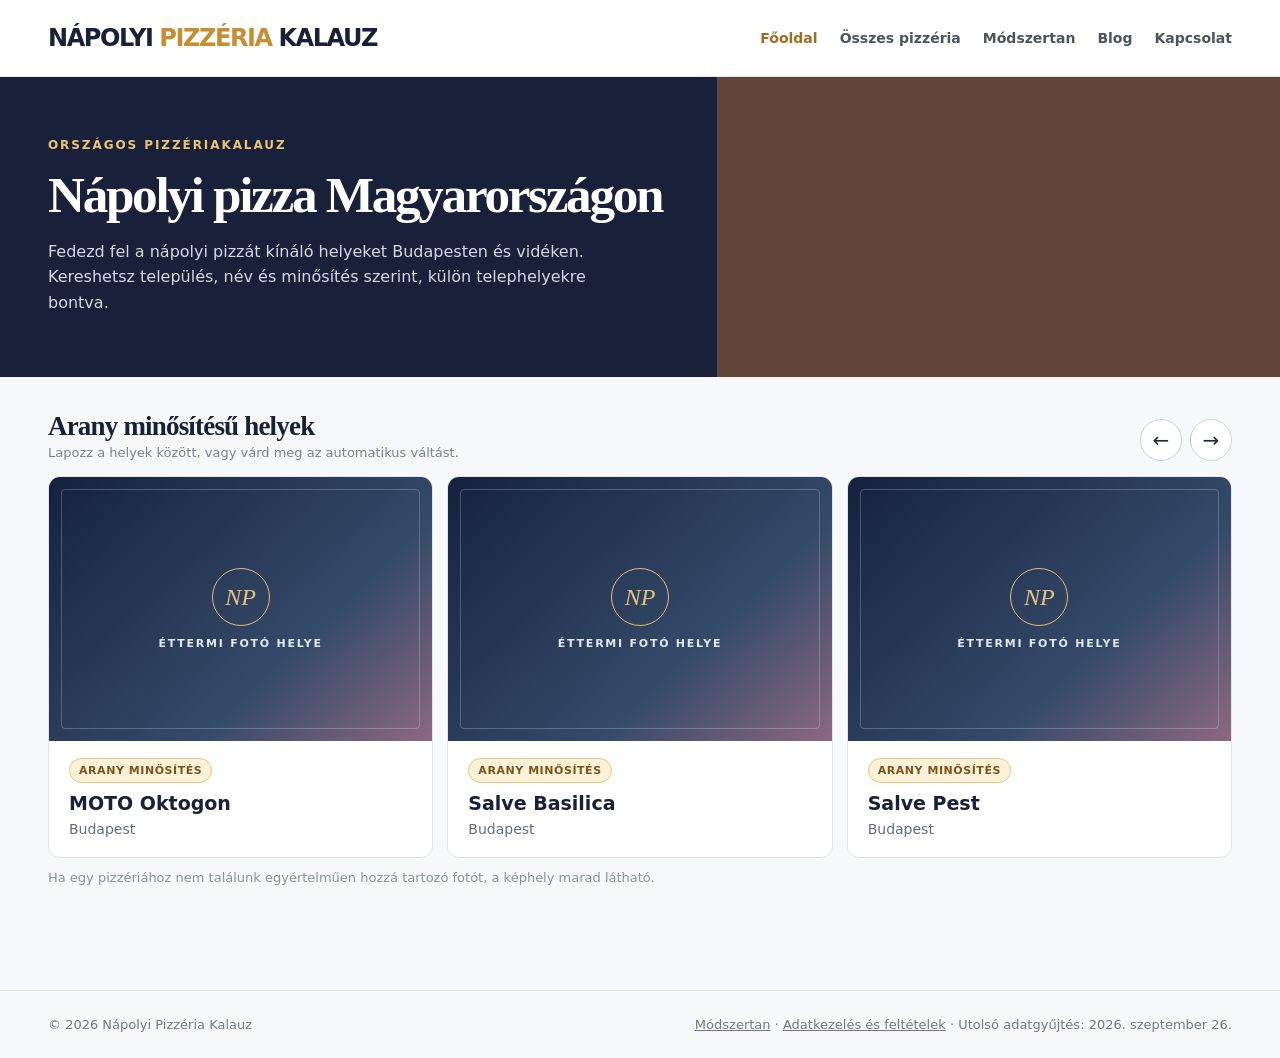
<file: docs/index.html>
<!doctype html><html lang="hu"><head><meta charset="utf-8"><meta name="viewport" content="width=device-width, initial-scale=1"><title>Nápolyi Pizzéria Kalauz – pizzériák Magyarországon</title><meta name="description" content="Országos, kereshető nápolyi pizzériakalauz Budapesten és vidéken. Települések és minősítések, külön éttermi egységek."><link rel="canonical" href="https://napolyipizzeriakalauz.com/"><meta property="og:type" content="website"><meta property="og:title" content="Nápolyi Pizzéria Kalauz – pizzériák Magyarországon"><meta property="og:description" content="Országos, kereshető nápolyi pizzériakalauz Budapesten és vidéken. Települések és minősítések, külön éttermi egységek."><meta property="og:url" content="https://napolyipizzeriakalauz.com/"><meta name="google-site-verification" content="Xl-dgVE_SPYdIwZNdmiLMiZ3jksmbO823Ax9oqMINj8"><link rel="icon" href="https://napolyipizzeriakalauz.com/favicon.svg" type="image/svg+xml"><style>
:root{font-family:Inter,ui-sans-serif,system-ui,-apple-system,"Segoe UI",sans-serif;color:#182139;background:#f7f8fa}*{box-sizing:border-box}body{margin:0}button,input,select{font:inherit}button{cursor:pointer}a{color:inherit;text-decoration:none}.shell{max-width:1240px;margin:auto;padding:0 28px}.header{background:#fff;border-bottom:1px solid #e7e9ed;position:sticky;top:0;z-index:10}.header-inner{height:76px;display:flex;align-items:center;justify-content:space-between;gap:28px}.brand{font-weight:900;letter-spacing:-.06em;font-size:24px;white-space:nowrap}.brand span{color:#c58d34}.nav{display:flex;gap:30px;color:#4c5361;font-size:14px;font-weight:700}.nav a:hover,.nav a.active{color:#a36b1e}.top-right{font-size:12px;background:#f2f3f5;border-radius:99px;padding:9px 12px;color:#667081}.intro{display:grid;grid-template-columns:1.12fr .88fr;min-height:300px;background:#182139;color:white;overflow:hidden}.intro-copy{padding:42px max(28px,calc((100vw - 1184px)/2));padding-right:30px;align-self:center}.eyebrow{color:#edc271;font-size:12px;font-weight:900;letter-spacing:.16em;text-transform:uppercase}.intro h1{font-family:Georgia,serif;font-size:clamp(35px,4vw,56px);letter-spacing:-.045em;line-height:1.06;margin:16px 0 16px}.intro p{color:#d5d9e4;line-height:1.6;font-size:16px;max-width:560px;margin:0}.intro-photo{background:#614539 url('./pizza.jpg') center 54%/cover}.main{padding-top:34px;padding-bottom:80px}.featured{display:flex;align-items:center;justify-content:space-between;gap:18px;margin-bottom:15px}.featured h2,.results h2{font-family:Georgia,serif;font-size:27px;letter-spacing:-.03em;margin:0}.featured small{color:#7a8190;font-size:13px}.picks{display:grid;grid-template-columns:repeat(3,1fr);gap:14px;margin-bottom:42px}.pick{background:#fff;border:1px solid #e3e5e9;border-radius:12px;padding:20px;min-height:114px;display:flex;flex-direction:column;justify-content:space-between}.pick strong{font-size:17px}.pick .meta{color:#6f7684;font-size:13px}.pill{color:#7b541b;background:#fff2d8;border:1px solid #e7c681;padding:5px 9px;border-radius:20px;font-size:11px;font-weight:850;letter-spacing:.05em;white-space:nowrap}.pick-head{display:flex;justify-content:space-between;gap:10px}.search-panel{background:white;padding:22px 24px;border-radius:15px;border:1px solid #e0e4ea;box-shadow:0 5px 28px #1d25380a}.search-panel h2{font-family:Georgia,serif;margin:0 0 16px;font-size:26px}.filters{display:grid;grid-template-columns:1fr 1fr auto;gap:14px;align-items:end}.field{display:flex;flex-direction:column;gap:7px}.field label{font-size:14px;font-weight:750}.field input,.field select{width:100%;height:46px;border:1px solid #ccd2dc;border-radius:8px;padding:0 13px;background:white;color:#182139;outline-color:#ae7b34}.reset{height:46px;border:1px solid #d2d6df;border-radius:8px;background:#fff;padding:0 17px;font-weight:750;color:#465066}.results{margin-top:32px}.results-head{display:flex;justify-content:space-between;align-items:end;margin-bottom:17px}.results-head p{margin:6px 0 0;color:#777f8c;font-size:14px}.list{display:grid;gap:10px}.card{background:#fff;border:1px solid #e1e4e9;border-radius:11px;padding:18px 21px;display:flex;justify-content:space-between;align-items:center;gap:15px}.card.gold{border-left:5px solid #c79538}.card.silver{border-left:5px solid #9aa5b8}.card h3{font-size:17px;margin:0 0 6px}.card p{font-size:13px;color:#6c7481;margin:0;line-height:1.5}.card-right{display:flex;align-items:center;gap:12px;flex-shrink:0}.score{font-size:17px;font-weight:800;color:#26304a}.tag{font-size:11px;font-weight:850;letter-spacing:.08em;text-transform:uppercase;padding:8px 10px;border-radius:6px;background:#f0f2f5;color:#536070}.tag.gold{background:#fff1d4;color:#855d15}.tag.silver{background:#eef1f5;color:#586b82}.tag.recommended{background:#eaf3ed;color:#386348}.pagination{display:flex;align-items:center;justify-content:center;gap:12px;padding:24px 0}.pagination button{background:white;border:1px solid #cfd5df;border-radius:8px;padding:9px 14px;color:#182139}.pagination button:disabled{opacity:.35;cursor:default}.pagination span{font-size:14px;color:#596273}.footer{border-top:1px solid #e2e5eb;padding:26px 0;color:#717987;font-size:13px}.footer .shell{display:flex;justify-content:space-between;gap:20px}.section{display:none;padding:52px 0 90px;max-width:760px}.section.active{display:block}.section h1{font-family:Georgia,serif;font-size:44px}.section p,.section li{font-size:16px;line-height:1.7;color:#4e5867}.notice{border-left:4px solid #c79538;padding:12px 18px;background:#fff;margin-top:22px}@media(max-width:800px){.nav{gap:12px}.top-right{display:none}.intro{grid-template-columns:1fr}.intro-copy{padding:32px 24px}.intro-photo{height:180px;order:-1}.picks{grid-template-columns:1fr}.filters{grid-template-columns:1fr}.header-inner{height:auto;min-height:72px;flex-wrap:wrap;padding:14px 0}.nav{width:100%;justify-content:space-between;overflow:auto}.card{align-items:flex-start}.card-right{flex-direction:column;align-items:flex-end}.shell{padding:0 18px}.footer .shell{flex-direction:column}}

#osszes{max-width:1240px;padding-top:40px}#osszes>h1{font-size:38px;margin:0 0 22px}.list{display:grid;grid-template-columns:repeat(3,minmax(0,1fr));gap:17px}.card{padding:0;display:block;overflow:hidden;border-left-width:1px!important;min-width:0}.card.gold{border-color:#d5b371;box-shadow:inset 0 0 0 1px #d5b371}.card.silver{border-color:#b6c0cb}.photo-mock{aspect-ratio:1.55;background:linear-gradient(137deg,#15223e,#354a69 65%,#8c6980);color:#e8c27d;display:flex;flex-direction:column;align-items:center;justify-content:center;gap:11px;position:relative}.photo-mock:after{content:"";position:absolute;inset:12px;border:1px solid #ffffff39;border-radius:4px}.photo-mock span{letter-spacing:.16em;font-size:11px;font-weight:800;color:#e2e8f3}.photo-mark{height:58px;width:58px;border:1px solid #e4bd73;border-radius:50%;display:grid;place-items:center;font:italic 24px Georgia,serif}.card-body{padding:20px;min-height:145px}.card-title{display:flex;flex-direction:column;align-items:start;gap:11px;margin-bottom:9px}.card h3{margin:0}.card p{font-size:14px}.card-status{margin-top:8px!important;color:#7c6971!important}.card-status:empty{display:none}.card.empty{padding:24px;grid-column:1/-1}.picks{margin-bottom:4px}.pick{padding:0;overflow:hidden;min-height:0}.pick .photo-mock{aspect-ratio:1.45}.pick-content{padding:18px 20px 20px}.pick-content h3{font-size:19px;line-height:1.3;margin:13px 0 5px}.pick-content p{color:#646d7b;margin:0;font-size:14px}.pick-content small{display:block;color:#847365;margin-top:10px}.carousel-controls{display:flex;gap:8px}.carousel-controls button{width:42px;height:42px;border:1px solid #cbd0d9;background:#fff;border-radius:50%;font-size:20px;color:#1b2944}.carousel-controls button:hover{background:#182139;color:white}.carousel-note{font-size:13px;color:#8a91a0;margin:12px 0 0}.featured{align-items:end}.nav{gap:22px}.footer{margin-top:25px}@media(max-width:1000px){.list{grid-template-columns:repeat(2,minmax(0,1fr))}.picks{grid-template-columns:repeat(2,1fr)}}@media(max-width:700px){.list,.picks{grid-template-columns:1fr}.featured h2{font-size:24px}.featured small{display:block;margin-top:6px}.carousel-controls button{width:39px;height:39px}.intro-photo{height:150px}.intro{min-height:0}.pick .photo-mock{aspect-ratio:1.8}.nav{font-size:13px;gap:16px;white-space:nowrap}#osszes>h1{font-size:32px}}
.filters{grid-template-columns:minmax(170px,1fr) minmax(150px,1fr) minmax(160px,1fr) auto auto}.apply{height:46px;background:#182139;color:#fff;border:1px solid #182139;border-radius:8px;padding:0 21px;font-weight:800}.apply:hover{background:#30456c}@media(max-width:800px){.filters{grid-template-columns:1fr 1fr}.filters button{width:100%}}@media(max-width:500px){.filters{grid-template-columns:1fr}}
[hidden]{display:none!important}.section{display:block}.site-main{max-width:1240px;margin:auto;padding:38px 28px 80px}.site-main h1{font-family:Georgia,serif;letter-spacing:-.04em;font-size:clamp(34px,4vw,52px);margin:0 0 16px}.lead{font-size:17px;line-height:1.65;color:#4b576b;max-width:820px}.breadcrumb{font-size:13px;color:#767f8e;margin-bottom:24px}.breadcrumb a{text-decoration:underline}.plain-card{background:#fff;border:1px solid #e1e4e9;border-radius:12px;padding:22px;margin:14px 0}.plain-card p{font-size:15px;line-height:1.65}.plain-card a,.prose a,.card-link{color:#15558c;text-decoration:underline;text-underline-offset:2px}.detail-meta{display:flex;gap:10px;flex-wrap:wrap;align-items:center}.detail-meta .tag{letter-spacing:0}.prose{max-width:780px}.prose h2{font-family:Georgia,serif;font-size:27px;margin-top:34px}.prose p,.prose li{font-size:16px;line-height:1.75;color:#4b576b}.list{margin-top:22px}.filters{grid-template-columns:minmax(170px,1fr) minmax(140px,1fr) minmax(160px,1fr) auto auto}.filters button{height:46px}.card-link{display:inline-block;font-size:14px;font-weight:700;margin-top:12px}.card .card-body{min-height:174px}.card h2{font-size:17px;margin:0}.card .tag{display:inline-block}.link-row{display:flex;gap:16px;flex-wrap:wrap;margin-top:9px}.link-row a{font-size:14px}.site-tag{font-size:12px;background:#fff2d8;color:#7b541b;padding:6px 10px;border-radius:20px}.footer a{text-decoration:underline}.notice{border-left:4px solid #c79538;padding:14px 18px;background:#fff}.carousel-controls button:focus-visible,.apply:focus-visible,a:focus-visible{outline:3px solid #e9b963;outline-offset:3px}.photo-mock{aspect-ratio:1.55}.header .nav a.active{color:#a36b1e}@media(max-width:1000px){.filters{grid-template-columns:repeat(2,minmax(0,1fr))}}@media(max-width:700px){.site-main{padding:30px 18px 60px}.filters{grid-template-columns:1fr}.header-inner{gap:12px}.nav{overflow-x:auto}.link-row{flex-direction:column;gap:8px}}

.photo-mock.venue-photo{position:relative;overflow:hidden}.venue-photo .venue-image{width:100%;height:100%;object-fit:cover;display:block}.venue-photo .photo-credit{position:absolute;bottom:0;left:0;right:0;background:#101928eb;color:#fff;padding:7px 9px;font-size:12px;line-height:1.4}.photo-credit a{color:#fff;text-decoration:underline}.photo-credit a:hover{color:#f1d293}.photo-credit a:first-child{white-space:nowrap;font-family:Arial,sans-serif;font-weight:400}
.prose > .venue-photo{max-width:760px;margin:22px 0 28px;border-radius:14px}
.association-badges{display:flex;flex-wrap:wrap;gap:7px;margin:8px 0}.association-badges a{border:1px solid #bac8d3;border-radius:20px;padding:4px 9px;color:#224e69;background:#eff7fa;font-size:12px;font-weight:700;text-decoration:none}.association-badges a:hover{text-decoration:underline}
.association-guide{margin:26px 0 28px;padding:22px;background:#eff2f6;border:1px solid #e0e5ec;border-radius:16px}.association-guide h2{font-family:Georgia,serif;font-size:23px;letter-spacing:-.025em;margin:0 0 5px}.association-guide .guide-intro{font-size:14px;color:#677385;line-height:1.55;margin:0 0 17px}.guide-grid{display:grid;grid-template-columns:repeat(2,minmax(0,1fr));gap:12px}.guide-item{background:#fff;border:1px solid #e0e4e9;border-radius:12px;padding:19px 20px}.guide-item-head{display:flex;align-items:center;gap:10px;margin-bottom:10px}.guide-mark{display:inline-flex;align-items:center;justify-content:center;min-width:62px;padding:7px 10px;border-radius:7px;font-size:12px;font-weight:850;letter-spacing:.06em;background:#fff2d8;color:#7b541b}.guide-mark.avpn{background:#eff7fa;color:#224e69}.guide-item h3{margin:0;font-size:17px;letter-spacing:-.015em}.guide-item p{font-size:14px;line-height:1.6;color:#4b576b;margin:0}.guide-item a{color:#15558c;text-decoration:underline;text-underline-offset:2px}.guide-note{font-size:12px;color:#6e7786;line-height:1.5;margin:14px 2px 0}@media(max-width:700px){.association-guide{padding:17px;margin:21px 0 24px}.guide-grid{grid-template-columns:1fr}.guide-item{padding:17px}}

.blog-list{display:grid;grid-template-columns:repeat(3,minmax(0,1fr));gap:20px;margin:32px 0}.blog-card{background:#fff;border:1px solid #e1e4e9;border-radius:16px;padding:26px;display:flex;flex-direction:column;min-height:310px;box-shadow:0 9px 32px #1821390a}.blog-card h2{font-family:Georgia,serif;font-size:25px;line-height:1.2;letter-spacing:-.02em;margin:22px 0 12px}.blog-card h2 a{color:#182139;text-decoration:none}.blog-card h2 a:hover{text-decoration:underline}.blog-card p{color:#556173;line-height:1.55;margin:0 0 20px}.blog-card .card-link{margin-top:auto}.article-kicker{display:inline-block;color:#946118;text-transform:uppercase;letter-spacing:.14em;font-size:11px;font-weight:800}.article-meta{margin:0 0 25px!important;color:#747e8d!important;font-size:13px!important}.article-content{border-top:1px solid #e1e4e9;padding-top:8px}.article-content p{margin:16px 0 21px}.article-content h2{margin-top:38px}.article-source{border-top:1px solid #e2e6eb;margin-top:44px!important;padding-top:18px;color:#687487!important;font-size:13px!important}.article-pull{background:#fbf4e9;border-left:4px solid #c79538;padding:20px 24px;border-radius:0 10px 10px 0}.article-return{margin-top:38px;font-weight:700}@media(max-width:900px){.blog-list{grid-template-columns:repeat(2,minmax(0,1fr))}}@media(max-width:650px){.blog-list{grid-template-columns:1fr}.blog-card{min-height:0;padding:22px}.blog-card h2{font-size:23px}}
</style><script type="application/ld+json">{"@context": "https://schema.org", "@type": "WebSite", "name": "Nápolyi Pizzéria Kalauz", "url": "https://napolyipizzeriakalauz.com/", "inLanguage": "hu-HU"}</script><script defer src="https://napolyipizzeriakalauz.com/photo-config.js?v=7ad16bc7910e"></script><script defer src="https://napolyipizzeriakalauz.com/venue-photos.js?v=35744f89988c"></script></head><body><header class="header"><div class="shell header-inner"><a href="https://napolyipizzeriakalauz.com/" class="brand">NÁPOLYI <span>PIZZÉRIA</span> KALAUZ</a><nav class="nav" aria-label="Főmenü"><a href="https://napolyipizzeriakalauz.com/" class="active">Főoldal</a><a href="https://napolyipizzeriakalauz.com/pizzeriak/" class="">Összes pizzéria</a><a href="https://napolyipizzeriakalauz.com/modszertan/" class="">Módszertan</a><a href="https://napolyipizzeriakalauz.com/blog/" class="">Blog</a><a href="https://napolyipizzeriakalauz.com/kapcsolat/" class="">Kapcsolat</a></nav></div></header><section class="intro"><div class="intro-copy"><div class="eyebrow">Országos pizzériakalauz</div><h1>Nápolyi pizza Magyarországon</h1><p>Fedezd fel a nápolyi pizzát kínáló helyeket Budapesten és vidéken. Kereshetsz település, név és minősítés szerint, külön telephelyekre bontva.</p></div><div class="intro-photo" role="img" aria-label="Nápolyi pizza illusztráció" style="background-image:url('https://napolyipizzeriakalauz.com/pizza.jpg')"></div></section><main class="shell main"><div class="featured"><div><h2>Arany minősítésű helyek</h2><small>Lapozz a helyek között, vagy várd meg az automatikus váltást.</small></div><div class="carousel-controls"><button type="button" id="pick-prev" aria-label="Előző pizzériák">←</button><button type="button" id="pick-next" aria-label="Következő pizzériák">→</button></div></div><div id="picks" class="picks" aria-live="polite"><article class="pick"><div class="photo-mock venue-photo" data-place-name="MOTO Oktogon" data-place-city="Budapest" data-place-address="Andrássy út 54." data-photo-lookup-name="" data-photo-lookup-address="" role="img" aria-label="MOTO Oktogon: az éttermi fotó helye"><div class="photo-mark">NP</div><span>ÉTTERMI FOTÓ HELYE</span></div><div class="pick-content"><span class="pill">ARANY MINŐSÍTÉS</span><h3>MOTO Oktogon</h3><p>Budapest</p></div></article><article class="pick"><div class="photo-mock venue-photo" data-place-name="Salve Basilica" data-place-city="Budapest" data-place-address="Bajcsy-Zsilinszky út 17." data-photo-lookup-name="" data-photo-lookup-address="" role="img" aria-label="Salve Basilica: az éttermi fotó helye"><div class="photo-mark">NP</div><span>ÉTTERMI FOTÓ HELYE</span></div><div class="pick-content"><span class="pill">ARANY MINŐSÍTÉS</span><h3><a href="https://napolyipizzeriakalauz.com/pizzeria/salve-basilica/">Salve Basilica</a></h3><p>Budapest</p></div></article><article class="pick"><div class="photo-mock venue-photo" data-place-name="Salve Pest" data-place-city="Budapest" data-place-address="Thaly Kálmán utca 50." data-photo-lookup-name="" data-photo-lookup-address="" role="img" aria-label="Salve Pest: az éttermi fotó helye"><div class="photo-mark">NP</div><span>ÉTTERMI FOTÓ HELYE</span></div><div class="pick-content"><span class="pill">ARANY MINŐSÍTÉS</span><h3><a href="https://napolyipizzeriakalauz.com/pizzeria/salve-pest/">Salve Pest</a></h3><p>Budapest</p></div></article></div><p class="carousel-note">Ha egy pizzériához nem találunk egyértelműen hozzá tartozó fotót, a képhely marad látható.</p><script>const picks=[{"name": "MOTO Oktogon", "city": "Budapest", "address": "Andrássy út 54.", "href": null}, {"name": "Salve Basilica", "city": "Budapest", "address": "Bajcsy-Zsilinszky út 17.", "href": "https://napolyipizzeriakalauz.com/pizzeria/salve-basilica/"}, {"name": "Salve Pest", "city": "Budapest", "address": "Thaly Kálmán utca 50.", "href": "https://napolyipizzeriakalauz.com/pizzeria/salve-pest/"}, {"name": "Forni di Napoli Bazilika", "city": "Budapest", "address": "Október 6. utca 19.", "href": null}, {"name": "Forni di Napoli Szent István körút", "city": "Budapest", "address": "Szent István körút 7–9.", "href": null}, {"name": "Anyukám Mondta Encs", "city": "Encs", "address": "Petőfi út 57.", "href": null}, {"name": "Casa di Napoli", "city": "Vecsés", "address": "Telepi út 22.", "href": null}, {"name": "Bazsalikom Nápolyi Pizzéria", "city": "Kistarcsa", "address": "Szabadság út 6.", "href": null}, {"name": "Circo Pizza Napoletana", "city": "Budapest", "address": "Hajós utca 21.", "href": null}, {"name": "Digó Kazinczy", "city": "Budapest", "address": "Kazinczy utca 32.", "href": null}, {"name": "Belli di Mamma", "city": "Budapest", "address": "Akácfa utca 45.", "href": null}, {"name": "Donna Mamma Pizza Napoletana", "city": "Budapest", "address": "Rákóczi út 1–3.", "href": null}, {"name": "Pizziozo", "city": "Budapest", "address": "", "href": null}, {"name": "Pizzeria Mamma Napoli", "city": "Zalaegerszeg", "address": "Kinizsi Pál utca 89.", "href": null}, {"name": "Vegazzi Specialty Pizzeria", "city": "Budapest", "address": "Jókai utca 7.", "href": null}];// Keep each venue card in the document when the carousel advances. A photo
// lookup may finish after its card stops being visible, and can be reused later.
let offset = 0;
const box = document.getElementById('picks');
const cards = picks.map(p => {
  const article = document.createElement('article');
  article.className = 'pick';
  article.hidden = true;

  const mock = document.createElement('div');
  mock.className = 'photo-mock venue-photo';
  mock.dataset.placeName = p.name;
  mock.dataset.placeCity = p.city;
  mock.dataset.placeAddress = p.address;
  mock.setAttribute('role', 'img');
  mock.setAttribute('aria-label', p.name + ': az éttermi fotó helye');
  mock.innerHTML = '<div class="photo-mark">NP</div><span>ÉTTERMI FOTÓ HELYE</span>';

  const content = document.createElement('div');
  content.className = 'pick-content';
  const badge = document.createElement('span');
  badge.className = 'pill';
  badge.textContent = 'ARANY MINŐSÍTÉS';
  const heading = document.createElement('h3');
  if (p.href) {
    const link = document.createElement('a');
    link.href = p.href;
    link.textContent = p.name;
    heading.append(link);
  } else {
    heading.textContent = p.name;
  }
  const city = document.createElement('p');
  city.textContent = p.city;
  content.append(badge, heading, city);
  article.append(mock, content);
  return article;
});
box.replaceChildren(...cards);

function draw(loadCarousel = false) {
  const count = innerWidth < 700 ? 1 : innerWidth < 1000 ? 2 : 3;
  const visible = new Set();
  const names = new Set();
  for (let k = 0; k < picks.length && visible.size < count; k++) {
    const index = (offset + k) % picks.length;
    if (names.has(picks[index].name)) continue;
    names.add(picks[index].name);
    visible.add(index);
  }
  cards.forEach((card, index) => { card.hidden = !visible.has(index); });
  document.dispatchEvent(new CustomEvent('venuephotos:refresh', {
    detail: { loadCarousel }
  }));
}

function step(amount, manual = false) {
  offset = (offset + amount + picks.length) % picks.length;
  draw(manual);
}
document.getElementById('pick-prev').onclick = () => step(-1, true);
document.getElementById('pick-next').onclick = () => step(1, true);
addEventListener('resize', () => draw());
setInterval(() => {
  if (!document.hidden && !box.matches(':hover')) step(1);
}, 11000);
draw(true);
</script></main><footer class="footer"><div class="shell"><span>© 2026 Nápolyi Pizzéria Kalauz</span><span><a href="https://napolyipizzeriakalauz.com/modszertan/">Módszertan</a> · <a href="https://napolyipizzeriakalauz.com/adatkezeles/">Adatkezelés és feltételek</a> · Utolsó adatgyűjtés: 2026. szeptember 26.</span></div></footer></body></html>
</file>
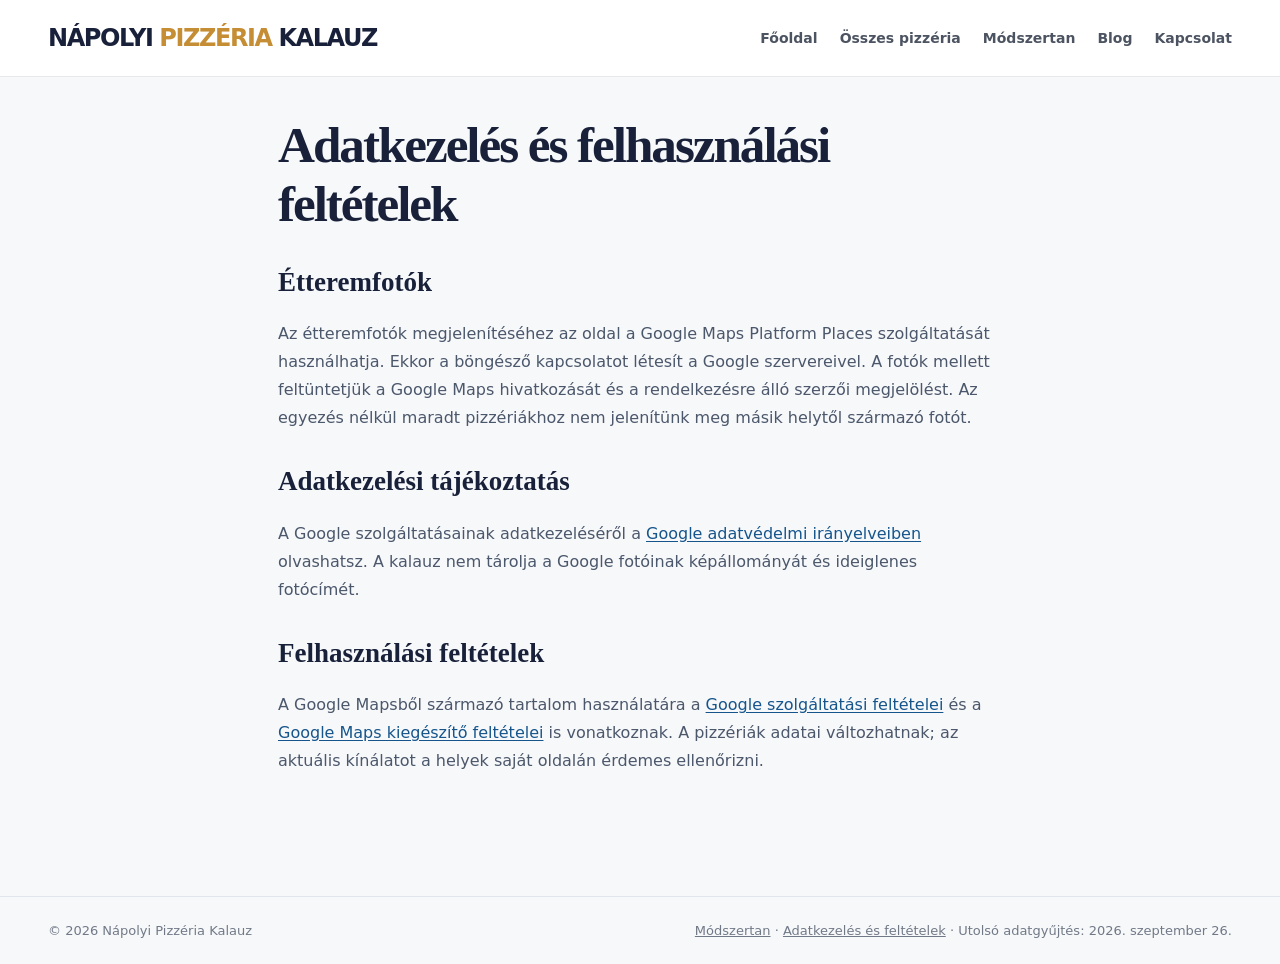
<file: docs/adatkezeles/index.html>
<!doctype html><html lang="hu"><head><meta charset="utf-8"><meta name="viewport" content="width=device-width, initial-scale=1"><title>Adatkezelés és feltételek – Nápolyi Pizzéria Kalauz</title><meta name="description" content="A Google Mapsből megjelenített étteremfotók forrása, az adatkezelési tájékoztatás és felhasználási feltételek."><link rel="canonical" href="https://napolyipizzeriakalauz.com/adatkezeles/"><meta property="og:type" content="website"><meta property="og:title" content="Adatkezelés és feltételek – Nápolyi Pizzéria Kalauz"><meta property="og:description" content="A Google Mapsből megjelenített étteremfotók forrása, az adatkezelési tájékoztatás és felhasználási feltételek."><meta property="og:url" content="https://napolyipizzeriakalauz.com/adatkezeles/"><link rel="icon" href="https://napolyipizzeriakalauz.com/favicon.svg" type="image/svg+xml"><style>
:root{font-family:Inter,ui-sans-serif,system-ui,-apple-system,"Segoe UI",sans-serif;color:#182139;background:#f7f8fa}*{box-sizing:border-box}body{margin:0}button,input,select{font:inherit}button{cursor:pointer}a{color:inherit;text-decoration:none}.shell{max-width:1240px;margin:auto;padding:0 28px}.header{background:#fff;border-bottom:1px solid #e7e9ed;position:sticky;top:0;z-index:10}.header-inner{height:76px;display:flex;align-items:center;justify-content:space-between;gap:28px}.brand{font-weight:900;letter-spacing:-.06em;font-size:24px;white-space:nowrap}.brand span{color:#c58d34}.nav{display:flex;gap:30px;color:#4c5361;font-size:14px;font-weight:700}.nav a:hover,.nav a.active{color:#a36b1e}.top-right{font-size:12px;background:#f2f3f5;border-radius:99px;padding:9px 12px;color:#667081}.intro{display:grid;grid-template-columns:1.12fr .88fr;min-height:300px;background:#182139;color:white;overflow:hidden}.intro-copy{padding:42px max(28px,calc((100vw - 1184px)/2));padding-right:30px;align-self:center}.eyebrow{color:#edc271;font-size:12px;font-weight:900;letter-spacing:.16em;text-transform:uppercase}.intro h1{font-family:Georgia,serif;font-size:clamp(35px,4vw,56px);letter-spacing:-.045em;line-height:1.06;margin:16px 0 16px}.intro p{color:#d5d9e4;line-height:1.6;font-size:16px;max-width:560px;margin:0}.intro-photo{background:#614539 url('./pizza.jpg') center 54%/cover}.main{padding-top:34px;padding-bottom:80px}.featured{display:flex;align-items:center;justify-content:space-between;gap:18px;margin-bottom:15px}.featured h2,.results h2{font-family:Georgia,serif;font-size:27px;letter-spacing:-.03em;margin:0}.featured small{color:#7a8190;font-size:13px}.picks{display:grid;grid-template-columns:repeat(3,1fr);gap:14px;margin-bottom:42px}.pick{background:#fff;border:1px solid #e3e5e9;border-radius:12px;padding:20px;min-height:114px;display:flex;flex-direction:column;justify-content:space-between}.pick strong{font-size:17px}.pick .meta{color:#6f7684;font-size:13px}.pill{color:#7b541b;background:#fff2d8;border:1px solid #e7c681;padding:5px 9px;border-radius:20px;font-size:11px;font-weight:850;letter-spacing:.05em;white-space:nowrap}.pick-head{display:flex;justify-content:space-between;gap:10px}.search-panel{background:white;padding:22px 24px;border-radius:15px;border:1px solid #e0e4ea;box-shadow:0 5px 28px #1d25380a}.search-panel h2{font-family:Georgia,serif;margin:0 0 16px;font-size:26px}.filters{display:grid;grid-template-columns:1fr 1fr auto;gap:14px;align-items:end}.field{display:flex;flex-direction:column;gap:7px}.field label{font-size:14px;font-weight:750}.field input,.field select{width:100%;height:46px;border:1px solid #ccd2dc;border-radius:8px;padding:0 13px;background:white;color:#182139;outline-color:#ae7b34}.reset{height:46px;border:1px solid #d2d6df;border-radius:8px;background:#fff;padding:0 17px;font-weight:750;color:#465066}.results{margin-top:32px}.results-head{display:flex;justify-content:space-between;align-items:end;margin-bottom:17px}.results-head p{margin:6px 0 0;color:#777f8c;font-size:14px}.list{display:grid;gap:10px}.card{background:#fff;border:1px solid #e1e4e9;border-radius:11px;padding:18px 21px;display:flex;justify-content:space-between;align-items:center;gap:15px}.card.gold{border-left:5px solid #c79538}.card.silver{border-left:5px solid #9aa5b8}.card h3{font-size:17px;margin:0 0 6px}.card p{font-size:13px;color:#6c7481;margin:0;line-height:1.5}.card-right{display:flex;align-items:center;gap:12px;flex-shrink:0}.score{font-size:17px;font-weight:800;color:#26304a}.tag{font-size:11px;font-weight:850;letter-spacing:.08em;text-transform:uppercase;padding:8px 10px;border-radius:6px;background:#f0f2f5;color:#536070}.tag.gold{background:#fff1d4;color:#855d15}.tag.silver{background:#eef1f5;color:#586b82}.tag.recommended{background:#eaf3ed;color:#386348}.pagination{display:flex;align-items:center;justify-content:center;gap:12px;padding:24px 0}.pagination button{background:white;border:1px solid #cfd5df;border-radius:8px;padding:9px 14px;color:#182139}.pagination button:disabled{opacity:.35;cursor:default}.pagination span{font-size:14px;color:#596273}.footer{border-top:1px solid #e2e5eb;padding:26px 0;color:#717987;font-size:13px}.footer .shell{display:flex;justify-content:space-between;gap:20px}.section{display:none;padding:52px 0 90px;max-width:760px}.section.active{display:block}.section h1{font-family:Georgia,serif;font-size:44px}.section p,.section li{font-size:16px;line-height:1.7;color:#4e5867}.notice{border-left:4px solid #c79538;padding:12px 18px;background:#fff;margin-top:22px}@media(max-width:800px){.nav{gap:12px}.top-right{display:none}.intro{grid-template-columns:1fr}.intro-copy{padding:32px 24px}.intro-photo{height:180px;order:-1}.picks{grid-template-columns:1fr}.filters{grid-template-columns:1fr}.header-inner{height:auto;min-height:72px;flex-wrap:wrap;padding:14px 0}.nav{width:100%;justify-content:space-between;overflow:auto}.card{align-items:flex-start}.card-right{flex-direction:column;align-items:flex-end}.shell{padding:0 18px}.footer .shell{flex-direction:column}}

#osszes{max-width:1240px;padding-top:40px}#osszes>h1{font-size:38px;margin:0 0 22px}.list{display:grid;grid-template-columns:repeat(3,minmax(0,1fr));gap:17px}.card{padding:0;display:block;overflow:hidden;border-left-width:1px!important;min-width:0}.card.gold{border-color:#d5b371;box-shadow:inset 0 0 0 1px #d5b371}.card.silver{border-color:#b6c0cb}.photo-mock{aspect-ratio:1.55;background:linear-gradient(137deg,#15223e,#354a69 65%,#8c6980);color:#e8c27d;display:flex;flex-direction:column;align-items:center;justify-content:center;gap:11px;position:relative}.photo-mock:after{content:"";position:absolute;inset:12px;border:1px solid #ffffff39;border-radius:4px}.photo-mock span{letter-spacing:.16em;font-size:11px;font-weight:800;color:#e2e8f3}.photo-mark{height:58px;width:58px;border:1px solid #e4bd73;border-radius:50%;display:grid;place-items:center;font:italic 24px Georgia,serif}.card-body{padding:20px;min-height:145px}.card-title{display:flex;flex-direction:column;align-items:start;gap:11px;margin-bottom:9px}.card h3{margin:0}.card p{font-size:14px}.card-status{margin-top:8px!important;color:#7c6971!important}.card-status:empty{display:none}.card.empty{padding:24px;grid-column:1/-1}.picks{margin-bottom:4px}.pick{padding:0;overflow:hidden;min-height:0}.pick .photo-mock{aspect-ratio:1.45}.pick-content{padding:18px 20px 20px}.pick-content h3{font-size:19px;line-height:1.3;margin:13px 0 5px}.pick-content p{color:#646d7b;margin:0;font-size:14px}.pick-content small{display:block;color:#847365;margin-top:10px}.carousel-controls{display:flex;gap:8px}.carousel-controls button{width:42px;height:42px;border:1px solid #cbd0d9;background:#fff;border-radius:50%;font-size:20px;color:#1b2944}.carousel-controls button:hover{background:#182139;color:white}.carousel-note{font-size:13px;color:#8a91a0;margin:12px 0 0}.featured{align-items:end}.nav{gap:22px}.footer{margin-top:25px}@media(max-width:1000px){.list{grid-template-columns:repeat(2,minmax(0,1fr))}.picks{grid-template-columns:repeat(2,1fr)}}@media(max-width:700px){.list,.picks{grid-template-columns:1fr}.featured h2{font-size:24px}.featured small{display:block;margin-top:6px}.carousel-controls button{width:39px;height:39px}.intro-photo{height:150px}.intro{min-height:0}.pick .photo-mock{aspect-ratio:1.8}.nav{font-size:13px;gap:16px;white-space:nowrap}#osszes>h1{font-size:32px}}
.filters{grid-template-columns:minmax(170px,1fr) minmax(150px,1fr) minmax(160px,1fr) auto auto}.apply{height:46px;background:#182139;color:#fff;border:1px solid #182139;border-radius:8px;padding:0 21px;font-weight:800}.apply:hover{background:#30456c}@media(max-width:800px){.filters{grid-template-columns:1fr 1fr}.filters button{width:100%}}@media(max-width:500px){.filters{grid-template-columns:1fr}}
[hidden]{display:none!important}.section{display:block}.site-main{max-width:1240px;margin:auto;padding:38px 28px 80px}.site-main h1{font-family:Georgia,serif;letter-spacing:-.04em;font-size:clamp(34px,4vw,52px);margin:0 0 16px}.lead{font-size:17px;line-height:1.65;color:#4b576b;max-width:820px}.breadcrumb{font-size:13px;color:#767f8e;margin-bottom:24px}.breadcrumb a{text-decoration:underline}.plain-card{background:#fff;border:1px solid #e1e4e9;border-radius:12px;padding:22px;margin:14px 0}.plain-card p{font-size:15px;line-height:1.65}.plain-card a,.prose a,.card-link{color:#15558c;text-decoration:underline;text-underline-offset:2px}.detail-meta{display:flex;gap:10px;flex-wrap:wrap;align-items:center}.detail-meta .tag{letter-spacing:0}.prose{max-width:780px}.prose h2{font-family:Georgia,serif;font-size:27px;margin-top:34px}.prose p,.prose li{font-size:16px;line-height:1.75;color:#4b576b}.list{margin-top:22px}.filters{grid-template-columns:minmax(170px,1fr) minmax(140px,1fr) minmax(160px,1fr) auto auto}.filters button{height:46px}.card-link{display:inline-block;font-size:14px;font-weight:700;margin-top:12px}.card .card-body{min-height:174px}.card h2{font-size:17px;margin:0}.card .tag{display:inline-block}.link-row{display:flex;gap:16px;flex-wrap:wrap;margin-top:9px}.link-row a{font-size:14px}.site-tag{font-size:12px;background:#fff2d8;color:#7b541b;padding:6px 10px;border-radius:20px}.footer a{text-decoration:underline}.notice{border-left:4px solid #c79538;padding:14px 18px;background:#fff}.carousel-controls button:focus-visible,.apply:focus-visible,a:focus-visible{outline:3px solid #e9b963;outline-offset:3px}.photo-mock{aspect-ratio:1.55}.header .nav a.active{color:#a36b1e}@media(max-width:1000px){.filters{grid-template-columns:repeat(2,minmax(0,1fr))}}@media(max-width:700px){.site-main{padding:30px 18px 60px}.filters{grid-template-columns:1fr}.header-inner{gap:12px}.nav{overflow-x:auto}.link-row{flex-direction:column;gap:8px}}

.photo-mock.venue-photo{position:relative;overflow:hidden}.venue-photo .venue-image{width:100%;height:100%;object-fit:cover;display:block}.venue-photo .photo-credit{position:absolute;bottom:0;left:0;right:0;background:#101928eb;color:#fff;padding:7px 9px;font-size:12px;line-height:1.4}.photo-credit a{color:#fff;text-decoration:underline}.photo-credit a:hover{color:#f1d293}.photo-credit a:first-child{white-space:nowrap;font-family:Arial,sans-serif;font-weight:400}
.prose > .venue-photo{max-width:760px;margin:22px 0 28px;border-radius:14px}
.association-badges{display:flex;flex-wrap:wrap;gap:7px;margin:8px 0}.association-badges a{border:1px solid #bac8d3;border-radius:20px;padding:4px 9px;color:#224e69;background:#eff7fa;font-size:12px;font-weight:700;text-decoration:none}.association-badges a:hover{text-decoration:underline}
.association-guide{margin:26px 0 28px;padding:22px;background:#eff2f6;border:1px solid #e0e5ec;border-radius:16px}.association-guide h2{font-family:Georgia,serif;font-size:23px;letter-spacing:-.025em;margin:0 0 5px}.association-guide .guide-intro{font-size:14px;color:#677385;line-height:1.55;margin:0 0 17px}.guide-grid{display:grid;grid-template-columns:repeat(2,minmax(0,1fr));gap:12px}.guide-item{background:#fff;border:1px solid #e0e4e9;border-radius:12px;padding:19px 20px}.guide-item-head{display:flex;align-items:center;gap:10px;margin-bottom:10px}.guide-mark{display:inline-flex;align-items:center;justify-content:center;min-width:62px;padding:7px 10px;border-radius:7px;font-size:12px;font-weight:850;letter-spacing:.06em;background:#fff2d8;color:#7b541b}.guide-mark.avpn{background:#eff7fa;color:#224e69}.guide-item h3{margin:0;font-size:17px;letter-spacing:-.015em}.guide-item p{font-size:14px;line-height:1.6;color:#4b576b;margin:0}.guide-item a{color:#15558c;text-decoration:underline;text-underline-offset:2px}.guide-note{font-size:12px;color:#6e7786;line-height:1.5;margin:14px 2px 0}@media(max-width:700px){.association-guide{padding:17px;margin:21px 0 24px}.guide-grid{grid-template-columns:1fr}.guide-item{padding:17px}}

.blog-list{display:grid;grid-template-columns:repeat(3,minmax(0,1fr));gap:20px;margin:32px 0}.blog-card{background:#fff;border:1px solid #e1e4e9;border-radius:16px;padding:26px;display:flex;flex-direction:column;min-height:310px;box-shadow:0 9px 32px #1821390a}.blog-card h2{font-family:Georgia,serif;font-size:25px;line-height:1.2;letter-spacing:-.02em;margin:22px 0 12px}.blog-card h2 a{color:#182139;text-decoration:none}.blog-card h2 a:hover{text-decoration:underline}.blog-card p{color:#556173;line-height:1.55;margin:0 0 20px}.blog-card .card-link{margin-top:auto}.article-kicker{display:inline-block;color:#946118;text-transform:uppercase;letter-spacing:.14em;font-size:11px;font-weight:800}.article-meta{margin:0 0 25px!important;color:#747e8d!important;font-size:13px!important}.article-content{border-top:1px solid #e1e4e9;padding-top:8px}.article-content p{margin:16px 0 21px}.article-content h2{margin-top:38px}.article-source{border-top:1px solid #e2e6eb;margin-top:44px!important;padding-top:18px;color:#687487!important;font-size:13px!important}.article-pull{background:#fbf4e9;border-left:4px solid #c79538;padding:20px 24px;border-radius:0 10px 10px 0}.article-return{margin-top:38px;font-weight:700}@media(max-width:900px){.blog-list{grid-template-columns:repeat(2,minmax(0,1fr))}}@media(max-width:650px){.blog-list{grid-template-columns:1fr}.blog-card{min-height:0;padding:22px}.blog-card h2{font-size:23px}}
</style><script defer src="https://napolyipizzeriakalauz.com/photo-config.js?v=7ad16bc7910e"></script><script defer src="https://napolyipizzeriakalauz.com/venue-photos.js?v=35744f89988c"></script></head><body><header class="header"><div class="shell header-inner"><a href="https://napolyipizzeriakalauz.com/" class="brand">NÁPOLYI <span>PIZZÉRIA</span> KALAUZ</a><nav class="nav" aria-label="Főmenü"><a href="https://napolyipizzeriakalauz.com/" class="">Főoldal</a><a href="https://napolyipizzeriakalauz.com/pizzeriak/" class="">Összes pizzéria</a><a href="https://napolyipizzeriakalauz.com/modszertan/" class="">Módszertan</a><a href="https://napolyipizzeriakalauz.com/blog/" class="">Blog</a><a href="https://napolyipizzeriakalauz.com/kapcsolat/" class="">Kapcsolat</a></nav></div></header><main class="site-main prose"><h1>Adatkezelés és felhasználási feltételek</h1><h2>Étteremfotók</h2><p>Az étteremfotók megjelenítéséhez az oldal a Google Maps Platform Places szolgáltatását használhatja. Ekkor a böngésző kapcsolatot létesít a Google szervereivel. A fotók mellett feltüntetjük a Google Maps hivatkozását és a rendelkezésre álló szerzői megjelölést. Az egyezés nélkül maradt pizzériákhoz nem jelenítünk meg másik helytől származó fotót.</p><h2>Adatkezelési tájékoztatás</h2><p>A Google szolgáltatásainak adatkezeléséről a <a href="https://policies.google.com/privacy" rel="noopener noreferrer" target="_blank">Google adatvédelmi irányelveiben</a> olvashatsz. A kalauz nem tárolja a Google fotóinak képállományát és ideiglenes fotócímét.</p><h2>Felhasználási feltételek</h2><p>A Google Mapsből származó tartalom használatára a <a href="https://policies.google.com/terms" rel="noopener noreferrer" target="_blank">Google szolgáltatási feltételei</a> és a <a href="https://www.google.com/help/terms_maps/" rel="noopener noreferrer" target="_blank">Google Maps kiegészítő feltételei</a> is vonatkoznak. A pizzériák adatai változhatnak; az aktuális kínálatot a helyek saját oldalán érdemes ellenőrizni.</p></main><footer class="footer"><div class="shell"><span>© 2026 Nápolyi Pizzéria Kalauz</span><span><a href="https://napolyipizzeriakalauz.com/modszertan/">Módszertan</a> · <a href="https://napolyipizzeriakalauz.com/adatkezeles/">Adatkezelés és feltételek</a> · Utolsó adatgyűjtés: 2026. szeptember 26.</span></div></footer></body></html>
</file>
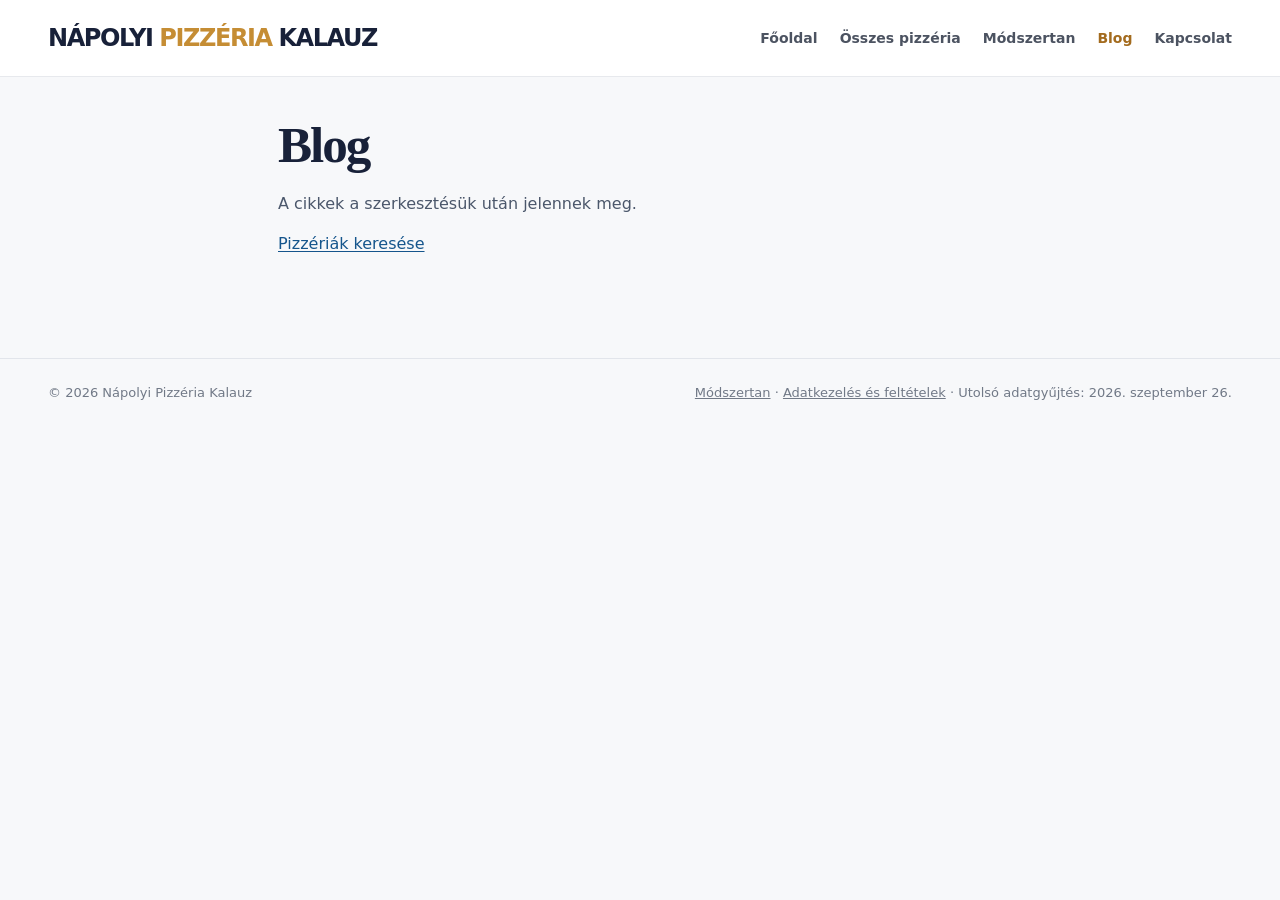
<file: docs/blog/index.html>
<!doctype html><html lang="hu"><head><meta charset="utf-8"><meta name="viewport" content="width=device-width, initial-scale=1"><title>Blog – Nápolyi Pizzéria Kalauz</title><meta name="description" content="Cikkek a magyarországi nápolyi pizzáról."><link rel="canonical" href="https://napolyipizzeriakalauz.com/blog/"><meta property="og:type" content="website"><meta property="og:title" content="Blog – Nápolyi Pizzéria Kalauz"><meta property="og:description" content="Cikkek a magyarországi nápolyi pizzáról."><meta property="og:url" content="https://napolyipizzeriakalauz.com/blog/"><meta name="robots" content="noindex,follow"><link rel="icon" href="https://napolyipizzeriakalauz.com/favicon.svg" type="image/svg+xml"><style>
:root{font-family:Inter,ui-sans-serif,system-ui,-apple-system,"Segoe UI",sans-serif;color:#182139;background:#f7f8fa}*{box-sizing:border-box}body{margin:0}button,input,select{font:inherit}button{cursor:pointer}a{color:inherit;text-decoration:none}.shell{max-width:1240px;margin:auto;padding:0 28px}.header{background:#fff;border-bottom:1px solid #e7e9ed;position:sticky;top:0;z-index:10}.header-inner{height:76px;display:flex;align-items:center;justify-content:space-between;gap:28px}.brand{font-weight:900;letter-spacing:-.06em;font-size:24px;white-space:nowrap}.brand span{color:#c58d34}.nav{display:flex;gap:30px;color:#4c5361;font-size:14px;font-weight:700}.nav a:hover,.nav a.active{color:#a36b1e}.top-right{font-size:12px;background:#f2f3f5;border-radius:99px;padding:9px 12px;color:#667081}.intro{display:grid;grid-template-columns:1.12fr .88fr;min-height:300px;background:#182139;color:white;overflow:hidden}.intro-copy{padding:42px max(28px,calc((100vw - 1184px)/2));padding-right:30px;align-self:center}.eyebrow{color:#edc271;font-size:12px;font-weight:900;letter-spacing:.16em;text-transform:uppercase}.intro h1{font-family:Georgia,serif;font-size:clamp(35px,4vw,56px);letter-spacing:-.045em;line-height:1.06;margin:16px 0 16px}.intro p{color:#d5d9e4;line-height:1.6;font-size:16px;max-width:560px;margin:0}.intro-photo{background:#614539 url('./pizza.jpg') center 54%/cover}.main{padding-top:34px;padding-bottom:80px}.featured{display:flex;align-items:center;justify-content:space-between;gap:18px;margin-bottom:15px}.featured h2,.results h2{font-family:Georgia,serif;font-size:27px;letter-spacing:-.03em;margin:0}.featured small{color:#7a8190;font-size:13px}.picks{display:grid;grid-template-columns:repeat(3,1fr);gap:14px;margin-bottom:42px}.pick{background:#fff;border:1px solid #e3e5e9;border-radius:12px;padding:20px;min-height:114px;display:flex;flex-direction:column;justify-content:space-between}.pick strong{font-size:17px}.pick .meta{color:#6f7684;font-size:13px}.pill{color:#7b541b;background:#fff2d8;border:1px solid #e7c681;padding:5px 9px;border-radius:20px;font-size:11px;font-weight:850;letter-spacing:.05em;white-space:nowrap}.pick-head{display:flex;justify-content:space-between;gap:10px}.search-panel{background:white;padding:22px 24px;border-radius:15px;border:1px solid #e0e4ea;box-shadow:0 5px 28px #1d25380a}.search-panel h2{font-family:Georgia,serif;margin:0 0 16px;font-size:26px}.filters{display:grid;grid-template-columns:1fr 1fr auto;gap:14px;align-items:end}.field{display:flex;flex-direction:column;gap:7px}.field label{font-size:14px;font-weight:750}.field input,.field select{width:100%;height:46px;border:1px solid #ccd2dc;border-radius:8px;padding:0 13px;background:white;color:#182139;outline-color:#ae7b34}.reset{height:46px;border:1px solid #d2d6df;border-radius:8px;background:#fff;padding:0 17px;font-weight:750;color:#465066}.results{margin-top:32px}.results-head{display:flex;justify-content:space-between;align-items:end;margin-bottom:17px}.results-head p{margin:6px 0 0;color:#777f8c;font-size:14px}.list{display:grid;gap:10px}.card{background:#fff;border:1px solid #e1e4e9;border-radius:11px;padding:18px 21px;display:flex;justify-content:space-between;align-items:center;gap:15px}.card.gold{border-left:5px solid #c79538}.card.silver{border-left:5px solid #9aa5b8}.card h3{font-size:17px;margin:0 0 6px}.card p{font-size:13px;color:#6c7481;margin:0;line-height:1.5}.card-right{display:flex;align-items:center;gap:12px;flex-shrink:0}.score{font-size:17px;font-weight:800;color:#26304a}.tag{font-size:11px;font-weight:850;letter-spacing:.08em;text-transform:uppercase;padding:8px 10px;border-radius:6px;background:#f0f2f5;color:#536070}.tag.gold{background:#fff1d4;color:#855d15}.tag.silver{background:#eef1f5;color:#586b82}.tag.recommended{background:#eaf3ed;color:#386348}.pagination{display:flex;align-items:center;justify-content:center;gap:12px;padding:24px 0}.pagination button{background:white;border:1px solid #cfd5df;border-radius:8px;padding:9px 14px;color:#182139}.pagination button:disabled{opacity:.35;cursor:default}.pagination span{font-size:14px;color:#596273}.footer{border-top:1px solid #e2e5eb;padding:26px 0;color:#717987;font-size:13px}.footer .shell{display:flex;justify-content:space-between;gap:20px}.section{display:none;padding:52px 0 90px;max-width:760px}.section.active{display:block}.section h1{font-family:Georgia,serif;font-size:44px}.section p,.section li{font-size:16px;line-height:1.7;color:#4e5867}.notice{border-left:4px solid #c79538;padding:12px 18px;background:#fff;margin-top:22px}@media(max-width:800px){.nav{gap:12px}.top-right{display:none}.intro{grid-template-columns:1fr}.intro-copy{padding:32px 24px}.intro-photo{height:180px;order:-1}.picks{grid-template-columns:1fr}.filters{grid-template-columns:1fr}.header-inner{height:auto;min-height:72px;flex-wrap:wrap;padding:14px 0}.nav{width:100%;justify-content:space-between;overflow:auto}.card{align-items:flex-start}.card-right{flex-direction:column;align-items:flex-end}.shell{padding:0 18px}.footer .shell{flex-direction:column}}

#osszes{max-width:1240px;padding-top:40px}#osszes>h1{font-size:38px;margin:0 0 22px}.list{display:grid;grid-template-columns:repeat(3,minmax(0,1fr));gap:17px}.card{padding:0;display:block;overflow:hidden;border-left-width:1px!important;min-width:0}.card.gold{border-color:#d5b371;box-shadow:inset 0 0 0 1px #d5b371}.card.silver{border-color:#b6c0cb}.photo-mock{aspect-ratio:1.55;background:linear-gradient(137deg,#15223e,#354a69 65%,#8c6980);color:#e8c27d;display:flex;flex-direction:column;align-items:center;justify-content:center;gap:11px;position:relative}.photo-mock:after{content:"";position:absolute;inset:12px;border:1px solid #ffffff39;border-radius:4px}.photo-mock span{letter-spacing:.16em;font-size:11px;font-weight:800;color:#e2e8f3}.photo-mark{height:58px;width:58px;border:1px solid #e4bd73;border-radius:50%;display:grid;place-items:center;font:italic 24px Georgia,serif}.card-body{padding:20px;min-height:145px}.card-title{display:flex;flex-direction:column;align-items:start;gap:11px;margin-bottom:9px}.card h3{margin:0}.card p{font-size:14px}.card-status{margin-top:8px!important;color:#7c6971!important}.card-status:empty{display:none}.card.empty{padding:24px;grid-column:1/-1}.picks{margin-bottom:4px}.pick{padding:0;overflow:hidden;min-height:0}.pick .photo-mock{aspect-ratio:1.45}.pick-content{padding:18px 20px 20px}.pick-content h3{font-size:19px;line-height:1.3;margin:13px 0 5px}.pick-content p{color:#646d7b;margin:0;font-size:14px}.pick-content small{display:block;color:#847365;margin-top:10px}.carousel-controls{display:flex;gap:8px}.carousel-controls button{width:42px;height:42px;border:1px solid #cbd0d9;background:#fff;border-radius:50%;font-size:20px;color:#1b2944}.carousel-controls button:hover{background:#182139;color:white}.carousel-note{font-size:13px;color:#8a91a0;margin:12px 0 0}.featured{align-items:end}.nav{gap:22px}.footer{margin-top:25px}@media(max-width:1000px){.list{grid-template-columns:repeat(2,minmax(0,1fr))}.picks{grid-template-columns:repeat(2,1fr)}}@media(max-width:700px){.list,.picks{grid-template-columns:1fr}.featured h2{font-size:24px}.featured small{display:block;margin-top:6px}.carousel-controls button{width:39px;height:39px}.intro-photo{height:150px}.intro{min-height:0}.pick .photo-mock{aspect-ratio:1.8}.nav{font-size:13px;gap:16px;white-space:nowrap}#osszes>h1{font-size:32px}}
.filters{grid-template-columns:minmax(170px,1fr) minmax(150px,1fr) minmax(160px,1fr) auto auto}.apply{height:46px;background:#182139;color:#fff;border:1px solid #182139;border-radius:8px;padding:0 21px;font-weight:800}.apply:hover{background:#30456c}@media(max-width:800px){.filters{grid-template-columns:1fr 1fr}.filters button{width:100%}}@media(max-width:500px){.filters{grid-template-columns:1fr}}
[hidden]{display:none!important}.section{display:block}.site-main{max-width:1240px;margin:auto;padding:38px 28px 80px}.site-main h1{font-family:Georgia,serif;letter-spacing:-.04em;font-size:clamp(34px,4vw,52px);margin:0 0 16px}.lead{font-size:17px;line-height:1.65;color:#4b576b;max-width:820px}.breadcrumb{font-size:13px;color:#767f8e;margin-bottom:24px}.breadcrumb a{text-decoration:underline}.plain-card{background:#fff;border:1px solid #e1e4e9;border-radius:12px;padding:22px;margin:14px 0}.plain-card p{font-size:15px;line-height:1.65}.plain-card a,.prose a,.card-link{color:#15558c;text-decoration:underline;text-underline-offset:2px}.detail-meta{display:flex;gap:10px;flex-wrap:wrap;align-items:center}.detail-meta .tag{letter-spacing:0}.prose{max-width:780px}.prose h2{font-family:Georgia,serif;font-size:27px;margin-top:34px}.prose p,.prose li{font-size:16px;line-height:1.75;color:#4b576b}.list{margin-top:22px}.filters{grid-template-columns:minmax(170px,1fr) minmax(140px,1fr) minmax(160px,1fr) auto auto}.filters button{height:46px}.card-link{display:inline-block;font-size:14px;font-weight:700;margin-top:12px}.card .card-body{min-height:174px}.card h2{font-size:17px;margin:0}.card .tag{display:inline-block}.link-row{display:flex;gap:16px;flex-wrap:wrap;margin-top:9px}.link-row a{font-size:14px}.site-tag{font-size:12px;background:#fff2d8;color:#7b541b;padding:6px 10px;border-radius:20px}.footer a{text-decoration:underline}.notice{border-left:4px solid #c79538;padding:14px 18px;background:#fff}.carousel-controls button:focus-visible,.apply:focus-visible,a:focus-visible{outline:3px solid #e9b963;outline-offset:3px}.photo-mock{aspect-ratio:1.55}.header .nav a.active{color:#a36b1e}@media(max-width:1000px){.filters{grid-template-columns:repeat(2,minmax(0,1fr))}}@media(max-width:700px){.site-main{padding:30px 18px 60px}.filters{grid-template-columns:1fr}.header-inner{gap:12px}.nav{overflow-x:auto}.link-row{flex-direction:column;gap:8px}}

.photo-mock.venue-photo{position:relative;overflow:hidden}.venue-photo .venue-image{width:100%;height:100%;object-fit:cover;display:block}.venue-photo .photo-credit{position:absolute;bottom:0;left:0;right:0;background:#101928eb;color:#fff;padding:7px 9px;font-size:12px;line-height:1.4}.photo-credit a{color:#fff;text-decoration:underline}.photo-credit a:hover{color:#f1d293}.photo-credit a:first-child{white-space:nowrap;font-family:Arial,sans-serif;font-weight:400}
.prose > .venue-photo{max-width:760px;margin:22px 0 28px;border-radius:14px}
.association-badges{display:flex;flex-wrap:wrap;gap:7px;margin:8px 0}.association-badges a{border:1px solid #bac8d3;border-radius:20px;padding:4px 9px;color:#224e69;background:#eff7fa;font-size:12px;font-weight:700;text-decoration:none}.association-badges a:hover{text-decoration:underline}
.association-guide{margin:26px 0 28px;padding:22px;background:#eff2f6;border:1px solid #e0e5ec;border-radius:16px}.association-guide h2{font-family:Georgia,serif;font-size:23px;letter-spacing:-.025em;margin:0 0 5px}.association-guide .guide-intro{font-size:14px;color:#677385;line-height:1.55;margin:0 0 17px}.guide-grid{display:grid;grid-template-columns:repeat(2,minmax(0,1fr));gap:12px}.guide-item{background:#fff;border:1px solid #e0e4e9;border-radius:12px;padding:19px 20px}.guide-item-head{display:flex;align-items:center;gap:10px;margin-bottom:10px}.guide-mark{display:inline-flex;align-items:center;justify-content:center;min-width:62px;padding:7px 10px;border-radius:7px;font-size:12px;font-weight:850;letter-spacing:.06em;background:#fff2d8;color:#7b541b}.guide-mark.avpn{background:#eff7fa;color:#224e69}.guide-item h3{margin:0;font-size:17px;letter-spacing:-.015em}.guide-item p{font-size:14px;line-height:1.6;color:#4b576b;margin:0}.guide-item a{color:#15558c;text-decoration:underline;text-underline-offset:2px}.guide-note{font-size:12px;color:#6e7786;line-height:1.5;margin:14px 2px 0}@media(max-width:700px){.association-guide{padding:17px;margin:21px 0 24px}.guide-grid{grid-template-columns:1fr}.guide-item{padding:17px}}
</style><script defer src="https://napolyipizzeriakalauz.com/photo-config.js?v=7ad16bc7910e"></script><script defer src="https://napolyipizzeriakalauz.com/venue-photos.js?v=35744f89988c"></script></head><body><header class="header"><div class="shell header-inner"><a href="https://napolyipizzeriakalauz.com/" class="brand">NÁPOLYI <span>PIZZÉRIA</span> KALAUZ</a><nav class="nav" aria-label="Főmenü"><a href="https://napolyipizzeriakalauz.com/" class="">Főoldal</a><a href="https://napolyipizzeriakalauz.com/pizzeriak/" class="">Összes pizzéria</a><a href="https://napolyipizzeriakalauz.com/modszertan/" class="">Módszertan</a><a href="https://napolyipizzeriakalauz.com/blog/" class="active">Blog</a><a href="https://napolyipizzeriakalauz.com/kapcsolat/" class="">Kapcsolat</a></nav></div></header><main class="site-main prose"><h1>Blog</h1><p>A cikkek a szerkesztésük után jelennek meg.</p><a href="https://napolyipizzeriakalauz.com/pizzeriak/">Pizzériák keresése</a></main><footer class="footer"><div class="shell"><span>© 2026 Nápolyi Pizzéria Kalauz</span><span><a href="https://napolyipizzeriakalauz.com/modszertan/">Módszertan</a> · <a href="https://napolyipizzeriakalauz.com/adatkezeles/">Adatkezelés és feltételek</a> · Utolsó adatgyűjtés: 2026. szeptember 26.</span></div></footer></body></html>
</file>
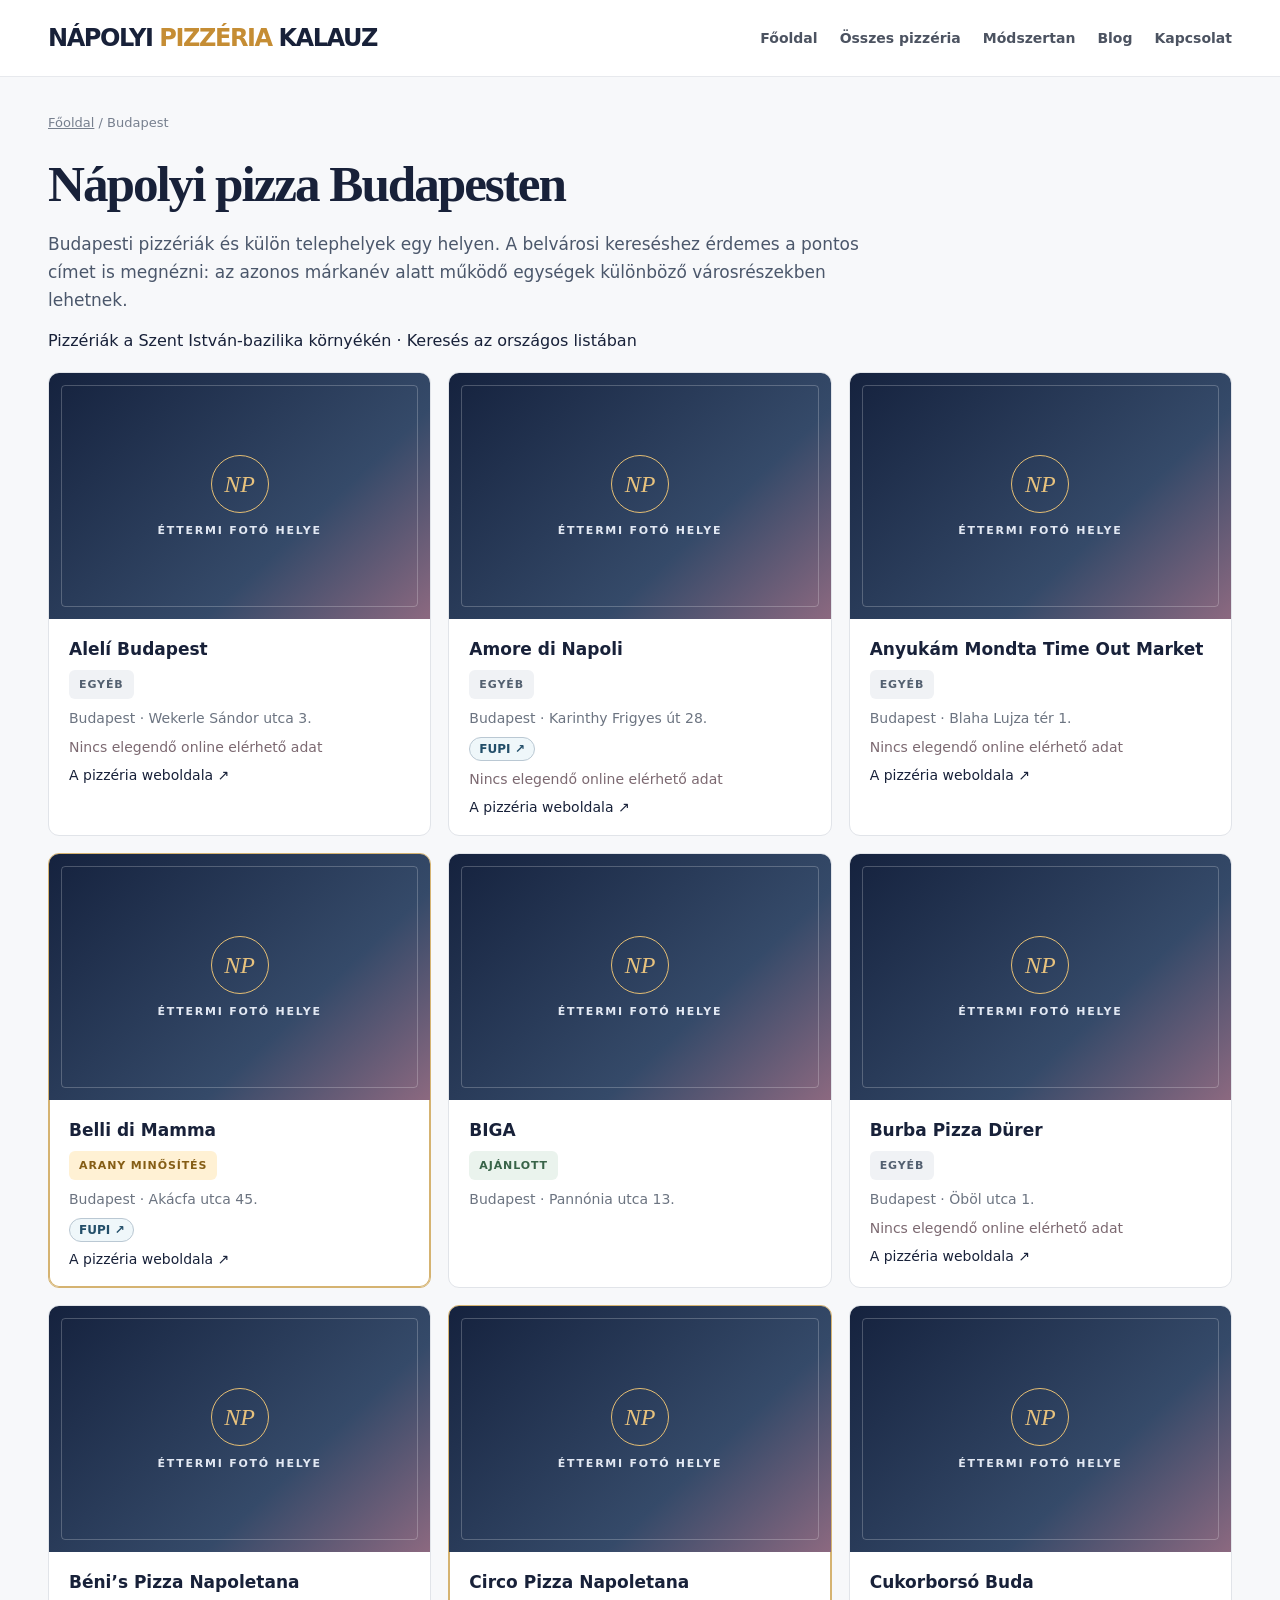
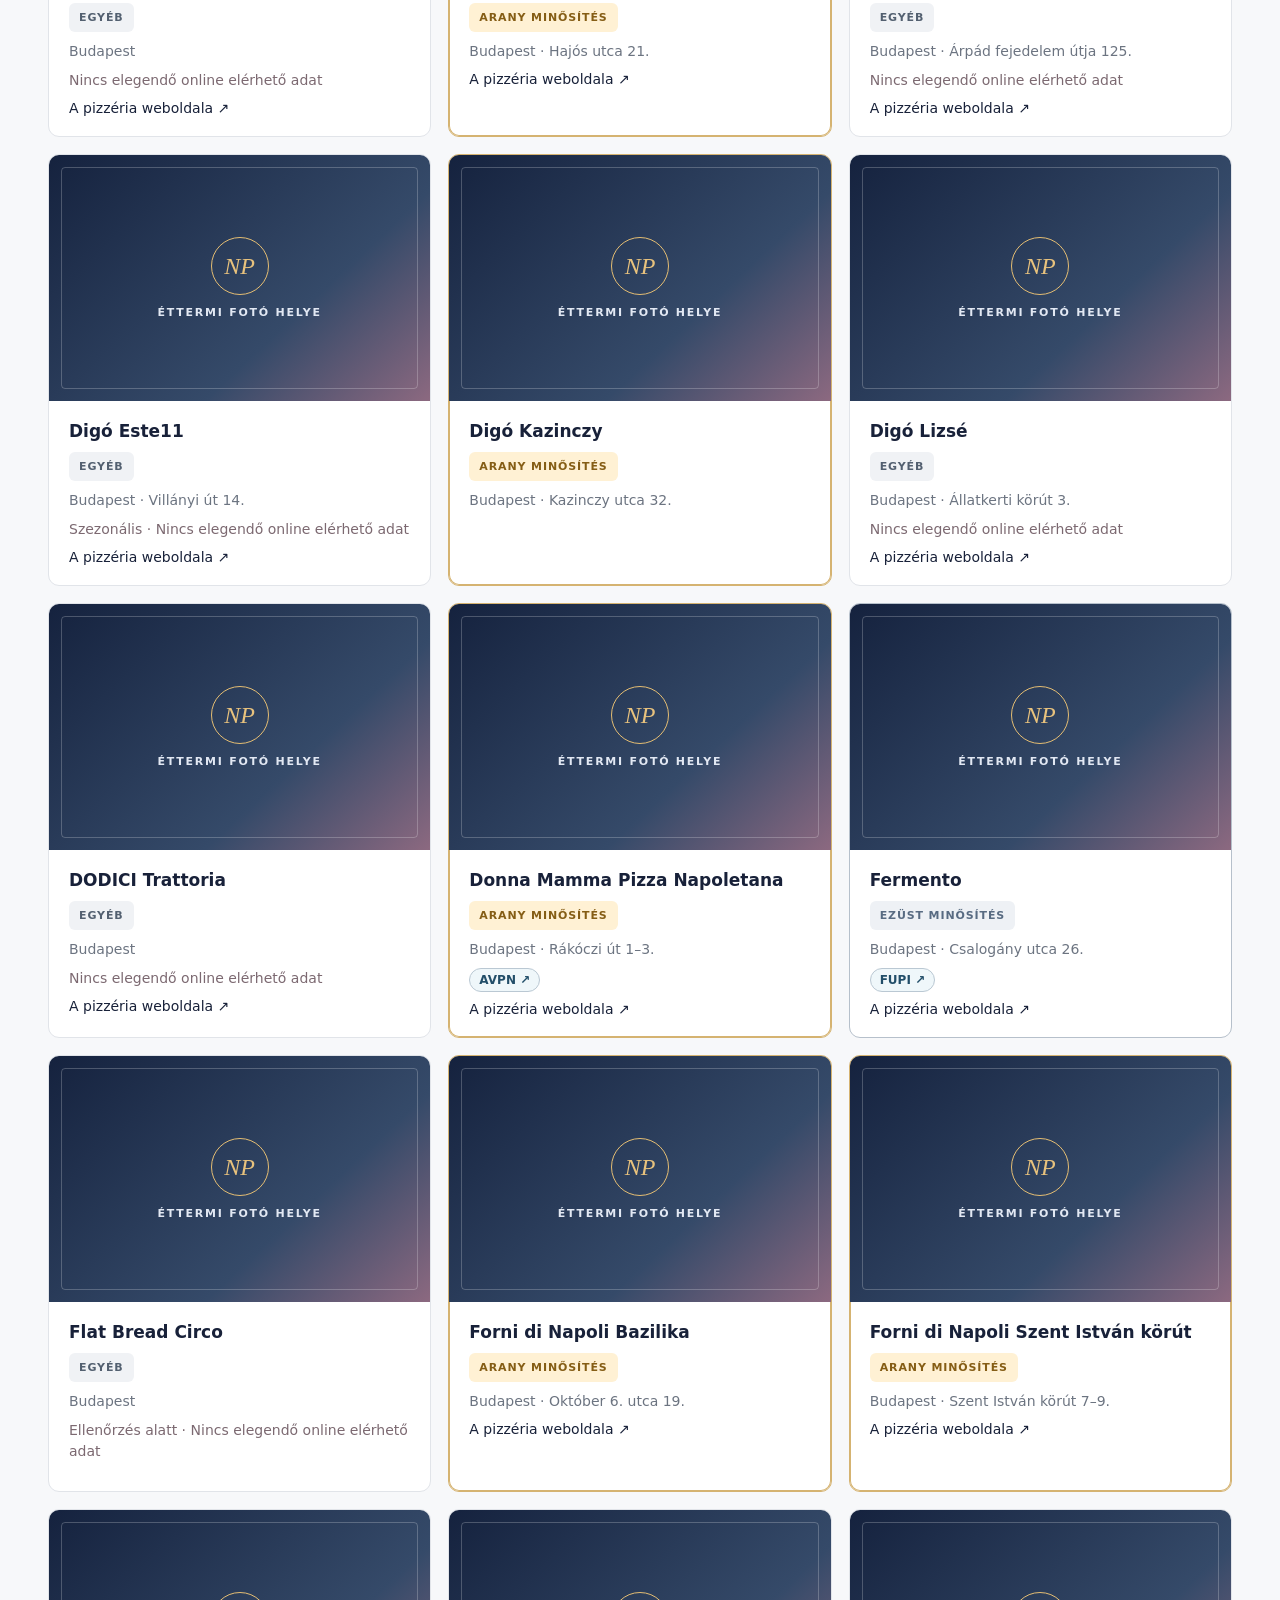
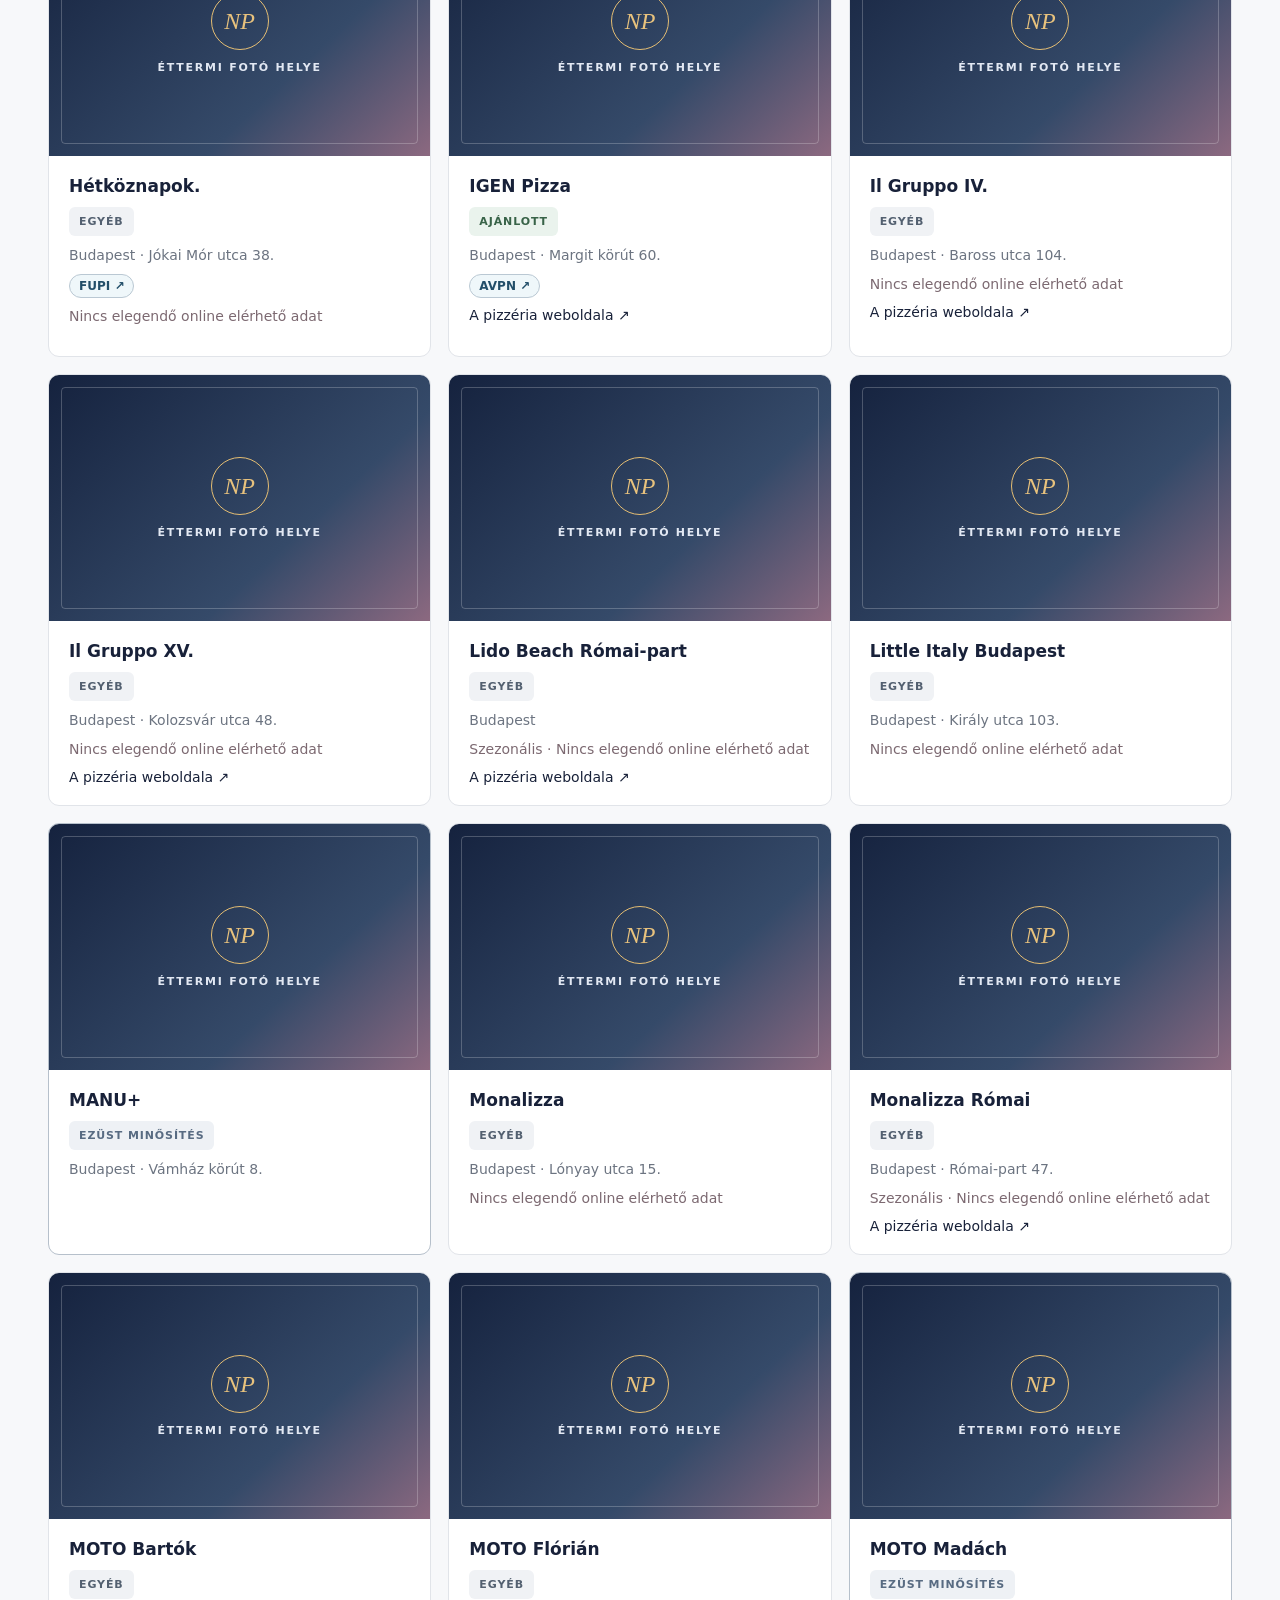
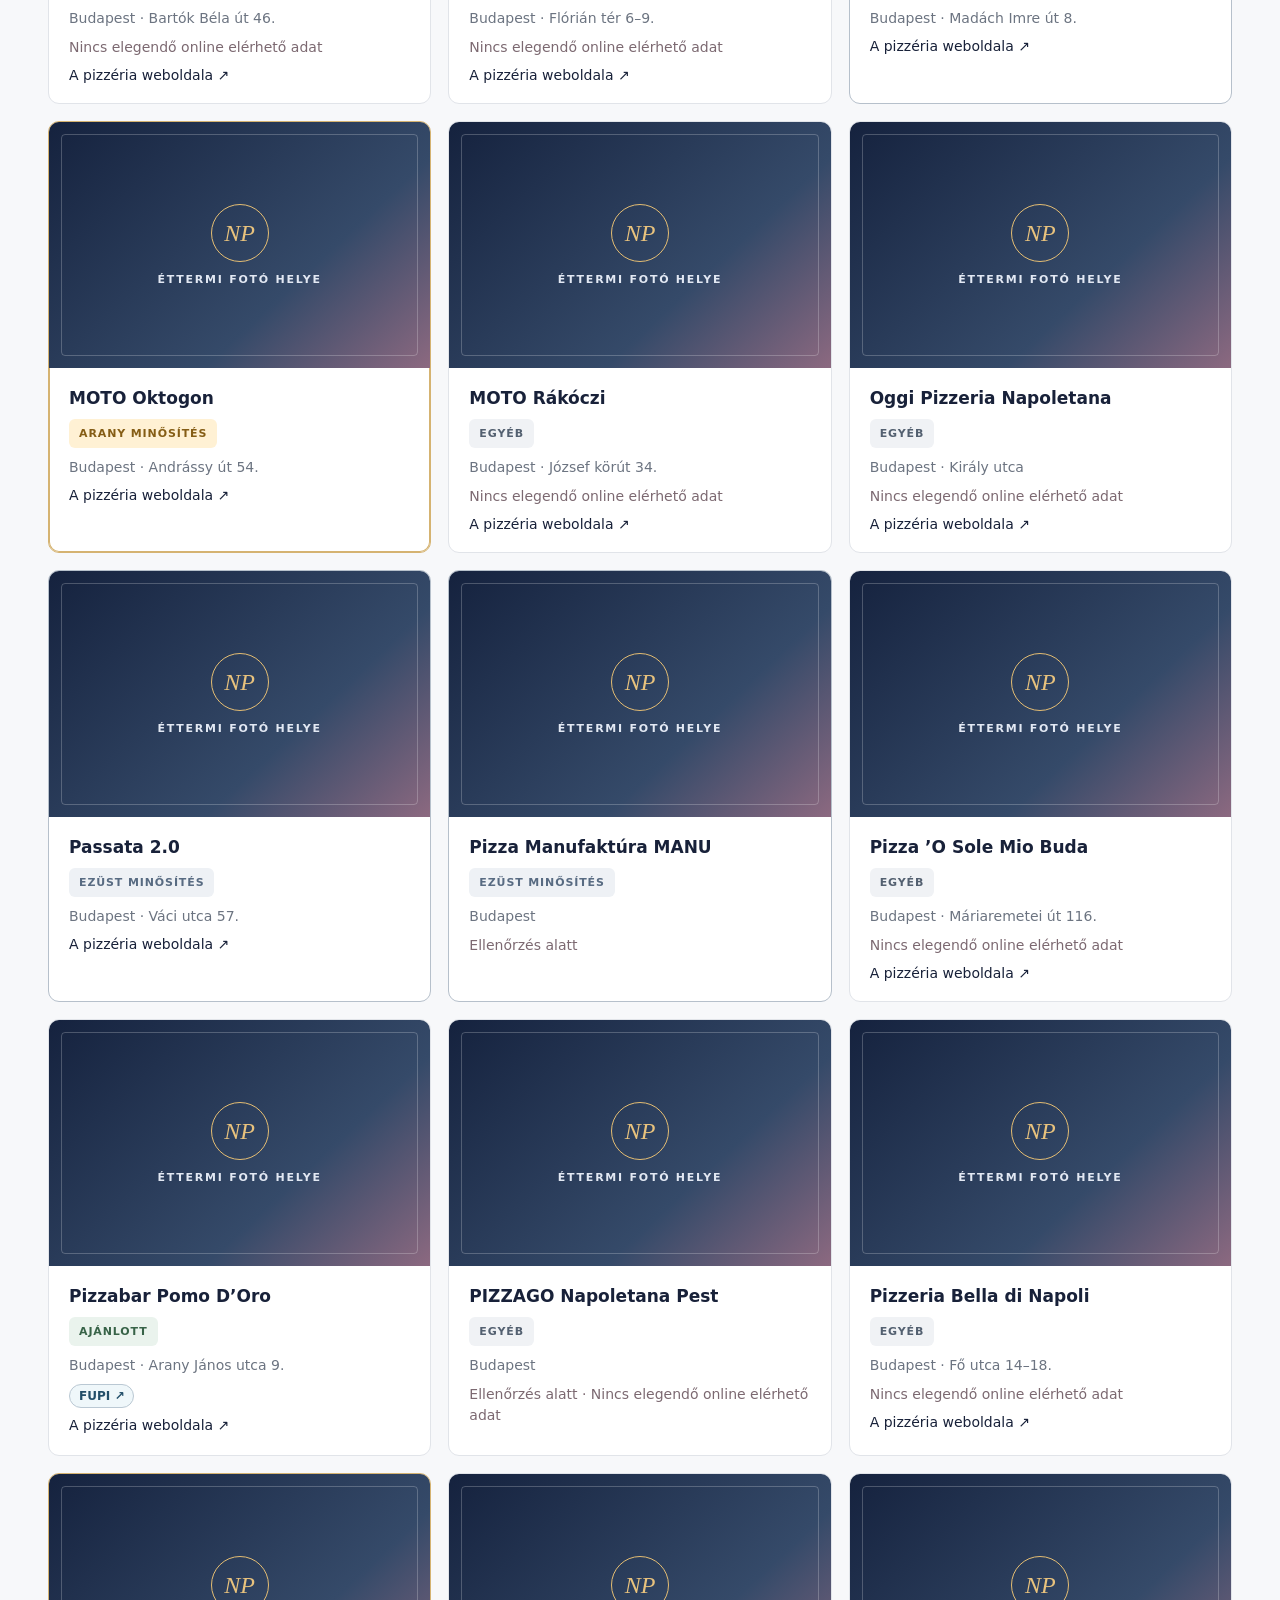
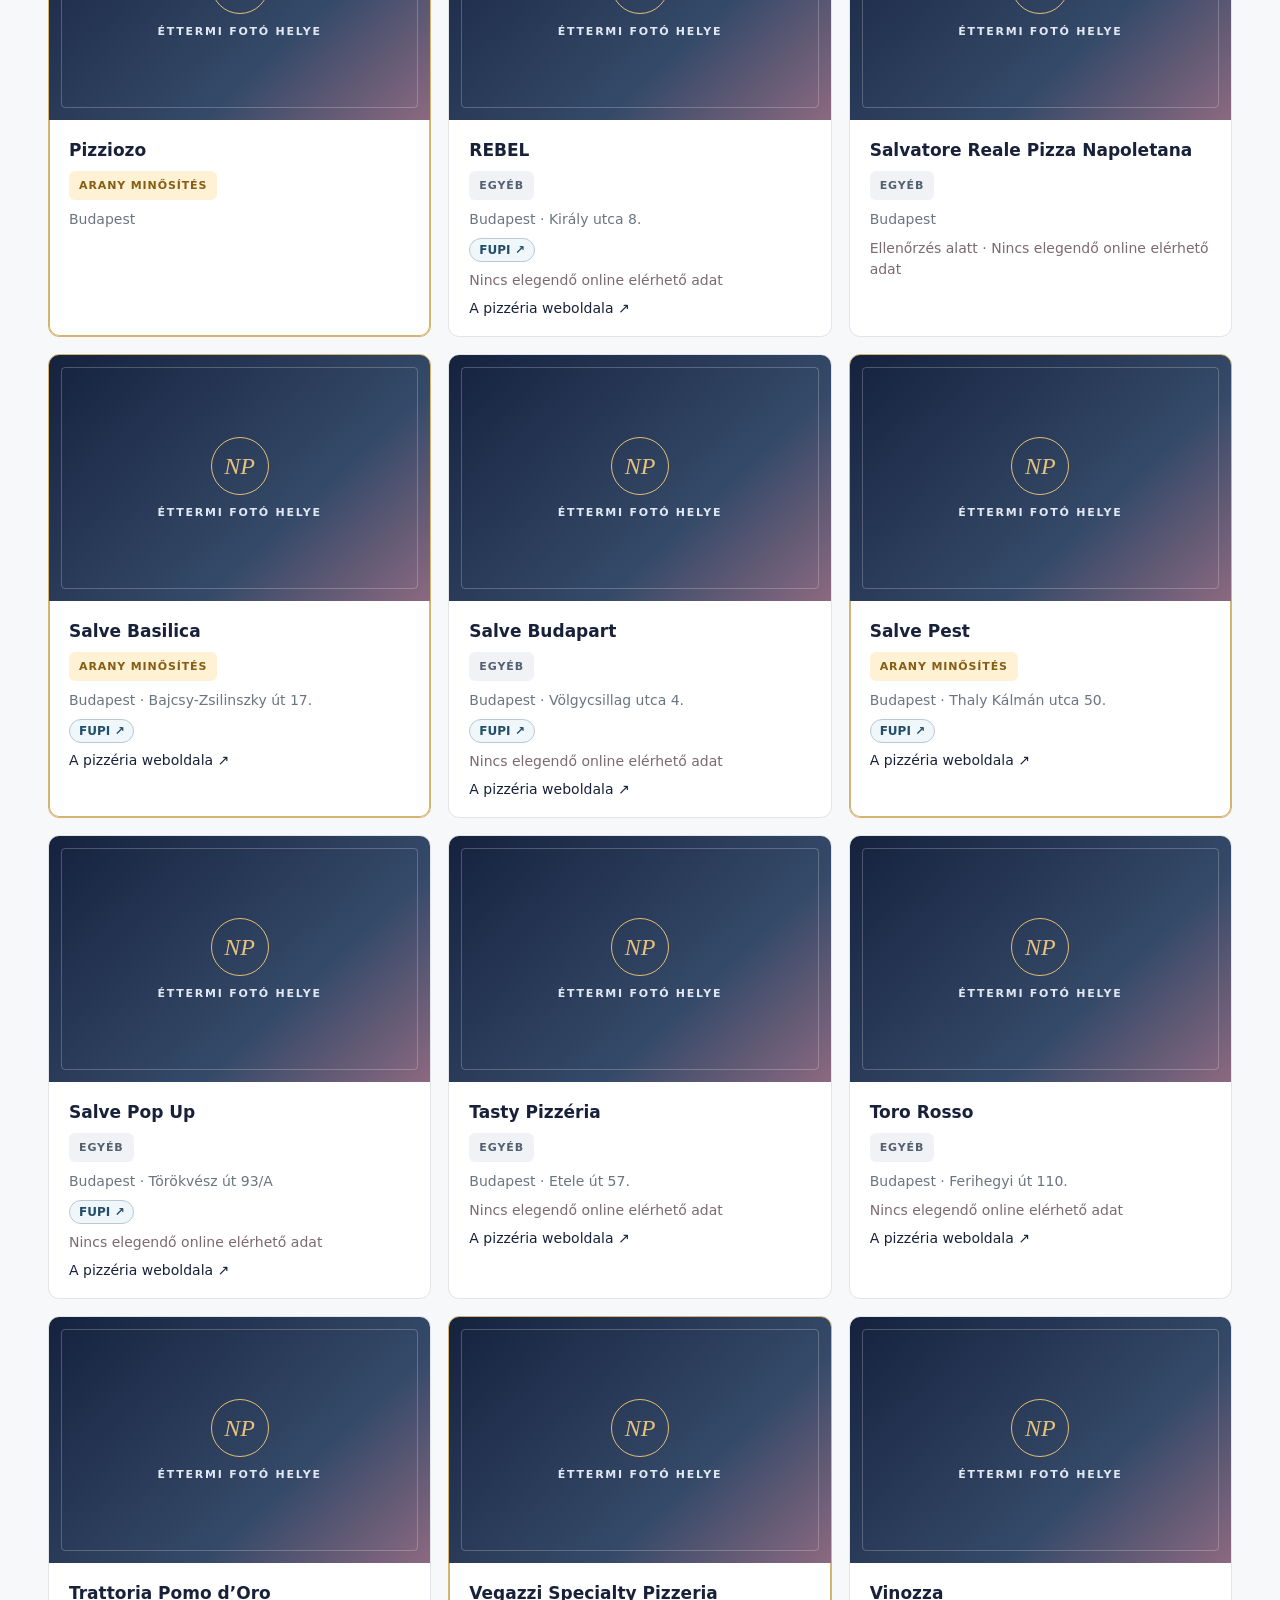
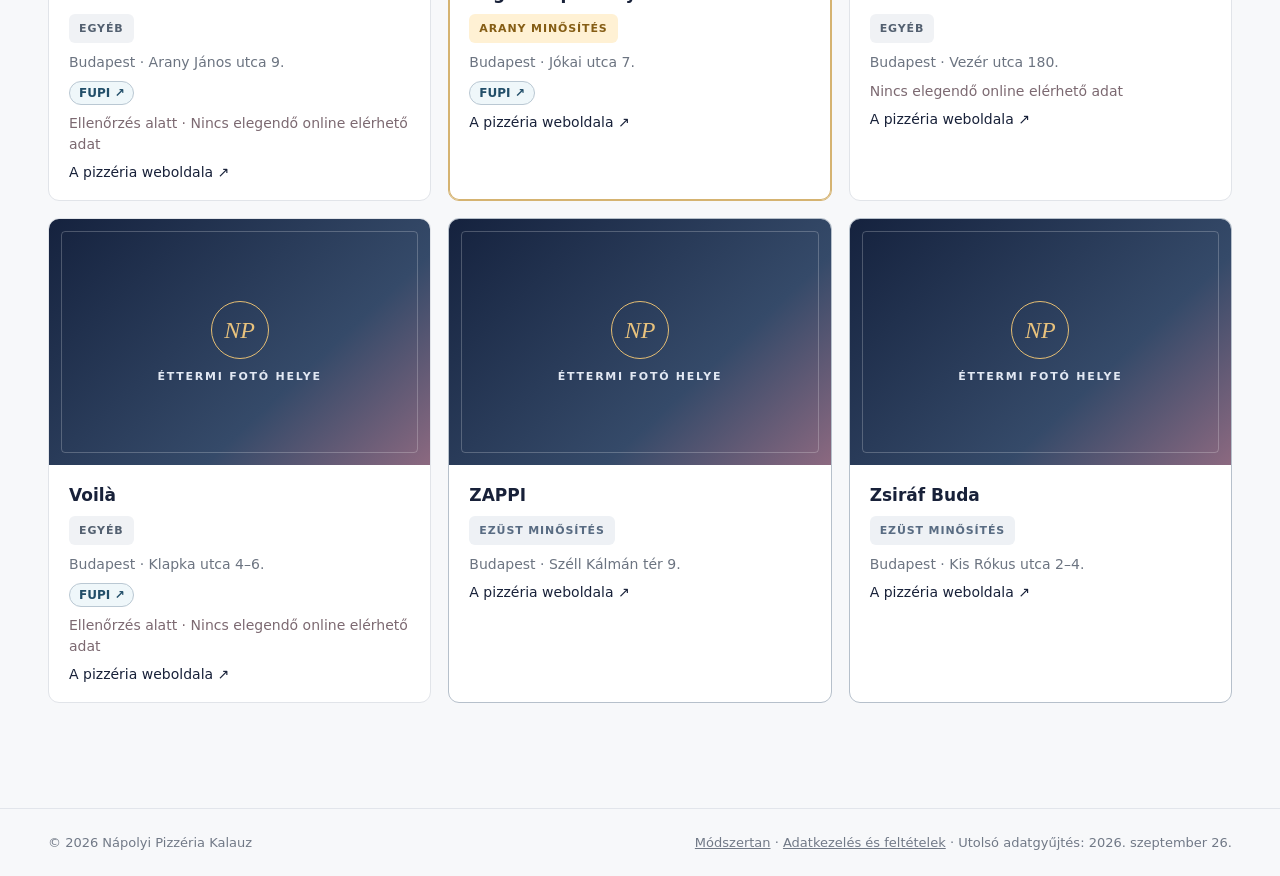
<file: docs/budapest/index.html>
<!doctype html><html lang="hu"><head><meta charset="utf-8"><meta name="viewport" content="width=device-width, initial-scale=1"><title>Nápolyi pizza Budapest – belvárosi és más budapesti pizzériák</title><meta name="description" content="Budapesti nápolyi pizzériák címmel és külön telephelyekkel. Belvárosi helyek és Szent István-bazilika környéki választék."><link rel="canonical" href="https://napolyipizzeriakalauz.com/budapest/"><meta property="og:type" content="website"><meta property="og:title" content="Nápolyi pizza Budapest – belvárosi és más budapesti pizzériák"><meta property="og:description" content="Budapesti nápolyi pizzériák címmel és külön telephelyekkel. Belvárosi helyek és Szent István-bazilika környéki választék."><meta property="og:url" content="https://napolyipizzeriakalauz.com/budapest/"><link rel="icon" href="https://napolyipizzeriakalauz.com/favicon.svg" type="image/svg+xml"><style>
:root{font-family:Inter,ui-sans-serif,system-ui,-apple-system,"Segoe UI",sans-serif;color:#182139;background:#f7f8fa}*{box-sizing:border-box}body{margin:0}button,input,select{font:inherit}button{cursor:pointer}a{color:inherit;text-decoration:none}.shell{max-width:1240px;margin:auto;padding:0 28px}.header{background:#fff;border-bottom:1px solid #e7e9ed;position:sticky;top:0;z-index:10}.header-inner{height:76px;display:flex;align-items:center;justify-content:space-between;gap:28px}.brand{font-weight:900;letter-spacing:-.06em;font-size:24px;white-space:nowrap}.brand span{color:#c58d34}.nav{display:flex;gap:30px;color:#4c5361;font-size:14px;font-weight:700}.nav a:hover,.nav a.active{color:#a36b1e}.top-right{font-size:12px;background:#f2f3f5;border-radius:99px;padding:9px 12px;color:#667081}.intro{display:grid;grid-template-columns:1.12fr .88fr;min-height:300px;background:#182139;color:white;overflow:hidden}.intro-copy{padding:42px max(28px,calc((100vw - 1184px)/2));padding-right:30px;align-self:center}.eyebrow{color:#edc271;font-size:12px;font-weight:900;letter-spacing:.16em;text-transform:uppercase}.intro h1{font-family:Georgia,serif;font-size:clamp(35px,4vw,56px);letter-spacing:-.045em;line-height:1.06;margin:16px 0 16px}.intro p{color:#d5d9e4;line-height:1.6;font-size:16px;max-width:560px;margin:0}.intro-photo{background:#614539 url('./pizza.jpg') center 54%/cover}.main{padding-top:34px;padding-bottom:80px}.featured{display:flex;align-items:center;justify-content:space-between;gap:18px;margin-bottom:15px}.featured h2,.results h2{font-family:Georgia,serif;font-size:27px;letter-spacing:-.03em;margin:0}.featured small{color:#7a8190;font-size:13px}.picks{display:grid;grid-template-columns:repeat(3,1fr);gap:14px;margin-bottom:42px}.pick{background:#fff;border:1px solid #e3e5e9;border-radius:12px;padding:20px;min-height:114px;display:flex;flex-direction:column;justify-content:space-between}.pick strong{font-size:17px}.pick .meta{color:#6f7684;font-size:13px}.pill{color:#7b541b;background:#fff2d8;border:1px solid #e7c681;padding:5px 9px;border-radius:20px;font-size:11px;font-weight:850;letter-spacing:.05em;white-space:nowrap}.pick-head{display:flex;justify-content:space-between;gap:10px}.search-panel{background:white;padding:22px 24px;border-radius:15px;border:1px solid #e0e4ea;box-shadow:0 5px 28px #1d25380a}.search-panel h2{font-family:Georgia,serif;margin:0 0 16px;font-size:26px}.filters{display:grid;grid-template-columns:1fr 1fr auto;gap:14px;align-items:end}.field{display:flex;flex-direction:column;gap:7px}.field label{font-size:14px;font-weight:750}.field input,.field select{width:100%;height:46px;border:1px solid #ccd2dc;border-radius:8px;padding:0 13px;background:white;color:#182139;outline-color:#ae7b34}.reset{height:46px;border:1px solid #d2d6df;border-radius:8px;background:#fff;padding:0 17px;font-weight:750;color:#465066}.results{margin-top:32px}.results-head{display:flex;justify-content:space-between;align-items:end;margin-bottom:17px}.results-head p{margin:6px 0 0;color:#777f8c;font-size:14px}.list{display:grid;gap:10px}.card{background:#fff;border:1px solid #e1e4e9;border-radius:11px;padding:18px 21px;display:flex;justify-content:space-between;align-items:center;gap:15px}.card.gold{border-left:5px solid #c79538}.card.silver{border-left:5px solid #9aa5b8}.card h3{font-size:17px;margin:0 0 6px}.card p{font-size:13px;color:#6c7481;margin:0;line-height:1.5}.card-right{display:flex;align-items:center;gap:12px;flex-shrink:0}.score{font-size:17px;font-weight:800;color:#26304a}.tag{font-size:11px;font-weight:850;letter-spacing:.08em;text-transform:uppercase;padding:8px 10px;border-radius:6px;background:#f0f2f5;color:#536070}.tag.gold{background:#fff1d4;color:#855d15}.tag.silver{background:#eef1f5;color:#586b82}.tag.recommended{background:#eaf3ed;color:#386348}.pagination{display:flex;align-items:center;justify-content:center;gap:12px;padding:24px 0}.pagination button{background:white;border:1px solid #cfd5df;border-radius:8px;padding:9px 14px;color:#182139}.pagination button:disabled{opacity:.35;cursor:default}.pagination span{font-size:14px;color:#596273}.footer{border-top:1px solid #e2e5eb;padding:26px 0;color:#717987;font-size:13px}.footer .shell{display:flex;justify-content:space-between;gap:20px}.section{display:none;padding:52px 0 90px;max-width:760px}.section.active{display:block}.section h1{font-family:Georgia,serif;font-size:44px}.section p,.section li{font-size:16px;line-height:1.7;color:#4e5867}.notice{border-left:4px solid #c79538;padding:12px 18px;background:#fff;margin-top:22px}@media(max-width:800px){.nav{gap:12px}.top-right{display:none}.intro{grid-template-columns:1fr}.intro-copy{padding:32px 24px}.intro-photo{height:180px;order:-1}.picks{grid-template-columns:1fr}.filters{grid-template-columns:1fr}.header-inner{height:auto;min-height:72px;flex-wrap:wrap;padding:14px 0}.nav{width:100%;justify-content:space-between;overflow:auto}.card{align-items:flex-start}.card-right{flex-direction:column;align-items:flex-end}.shell{padding:0 18px}.footer .shell{flex-direction:column}}

#osszes{max-width:1240px;padding-top:40px}#osszes>h1{font-size:38px;margin:0 0 22px}.list{display:grid;grid-template-columns:repeat(3,minmax(0,1fr));gap:17px}.card{padding:0;display:block;overflow:hidden;border-left-width:1px!important;min-width:0}.card.gold{border-color:#d5b371;box-shadow:inset 0 0 0 1px #d5b371}.card.silver{border-color:#b6c0cb}.photo-mock{aspect-ratio:1.55;background:linear-gradient(137deg,#15223e,#354a69 65%,#8c6980);color:#e8c27d;display:flex;flex-direction:column;align-items:center;justify-content:center;gap:11px;position:relative}.photo-mock:after{content:"";position:absolute;inset:12px;border:1px solid #ffffff39;border-radius:4px}.photo-mock span{letter-spacing:.16em;font-size:11px;font-weight:800;color:#e2e8f3}.photo-mark{height:58px;width:58px;border:1px solid #e4bd73;border-radius:50%;display:grid;place-items:center;font:italic 24px Georgia,serif}.card-body{padding:20px;min-height:145px}.card-title{display:flex;flex-direction:column;align-items:start;gap:11px;margin-bottom:9px}.card h3{margin:0}.card p{font-size:14px}.card-status{margin-top:8px!important;color:#7c6971!important}.card-status:empty{display:none}.card.empty{padding:24px;grid-column:1/-1}.picks{margin-bottom:4px}.pick{padding:0;overflow:hidden;min-height:0}.pick .photo-mock{aspect-ratio:1.45}.pick-content{padding:18px 20px 20px}.pick-content h3{font-size:19px;line-height:1.3;margin:13px 0 5px}.pick-content p{color:#646d7b;margin:0;font-size:14px}.pick-content small{display:block;color:#847365;margin-top:10px}.carousel-controls{display:flex;gap:8px}.carousel-controls button{width:42px;height:42px;border:1px solid #cbd0d9;background:#fff;border-radius:50%;font-size:20px;color:#1b2944}.carousel-controls button:hover{background:#182139;color:white}.carousel-note{font-size:13px;color:#8a91a0;margin:12px 0 0}.featured{align-items:end}.nav{gap:22px}.footer{margin-top:25px}@media(max-width:1000px){.list{grid-template-columns:repeat(2,minmax(0,1fr))}.picks{grid-template-columns:repeat(2,1fr)}}@media(max-width:700px){.list,.picks{grid-template-columns:1fr}.featured h2{font-size:24px}.featured small{display:block;margin-top:6px}.carousel-controls button{width:39px;height:39px}.intro-photo{height:150px}.intro{min-height:0}.pick .photo-mock{aspect-ratio:1.8}.nav{font-size:13px;gap:16px;white-space:nowrap}#osszes>h1{font-size:32px}}
.filters{grid-template-columns:minmax(170px,1fr) minmax(150px,1fr) minmax(160px,1fr) auto auto}.apply{height:46px;background:#182139;color:#fff;border:1px solid #182139;border-radius:8px;padding:0 21px;font-weight:800}.apply:hover{background:#30456c}@media(max-width:800px){.filters{grid-template-columns:1fr 1fr}.filters button{width:100%}}@media(max-width:500px){.filters{grid-template-columns:1fr}}
[hidden]{display:none!important}.section{display:block}.site-main{max-width:1240px;margin:auto;padding:38px 28px 80px}.site-main h1{font-family:Georgia,serif;letter-spacing:-.04em;font-size:clamp(34px,4vw,52px);margin:0 0 16px}.lead{font-size:17px;line-height:1.65;color:#4b576b;max-width:820px}.breadcrumb{font-size:13px;color:#767f8e;margin-bottom:24px}.breadcrumb a{text-decoration:underline}.plain-card{background:#fff;border:1px solid #e1e4e9;border-radius:12px;padding:22px;margin:14px 0}.plain-card p{font-size:15px;line-height:1.65}.plain-card a,.prose a,.card-link{color:#15558c;text-decoration:underline;text-underline-offset:2px}.detail-meta{display:flex;gap:10px;flex-wrap:wrap;align-items:center}.detail-meta .tag{letter-spacing:0}.prose{max-width:780px}.prose h2{font-family:Georgia,serif;font-size:27px;margin-top:34px}.prose p,.prose li{font-size:16px;line-height:1.75;color:#4b576b}.list{margin-top:22px}.filters{grid-template-columns:minmax(170px,1fr) minmax(140px,1fr) minmax(160px,1fr) auto auto}.filters button{height:46px}.card-link{display:inline-block;font-size:14px;font-weight:700;margin-top:12px}.card .card-body{min-height:174px}.card h2{font-size:17px;margin:0}.card .tag{display:inline-block}.link-row{display:flex;gap:16px;flex-wrap:wrap;margin-top:9px}.link-row a{font-size:14px}.site-tag{font-size:12px;background:#fff2d8;color:#7b541b;padding:6px 10px;border-radius:20px}.footer a{text-decoration:underline}.notice{border-left:4px solid #c79538;padding:14px 18px;background:#fff}.carousel-controls button:focus-visible,.apply:focus-visible,a:focus-visible{outline:3px solid #e9b963;outline-offset:3px}.photo-mock{aspect-ratio:1.55}.header .nav a.active{color:#a36b1e}@media(max-width:1000px){.filters{grid-template-columns:repeat(2,minmax(0,1fr))}}@media(max-width:700px){.site-main{padding:30px 18px 60px}.filters{grid-template-columns:1fr}.header-inner{gap:12px}.nav{overflow-x:auto}.link-row{flex-direction:column;gap:8px}}

.photo-mock.venue-photo{position:relative;overflow:hidden}.venue-photo .venue-image{width:100%;height:100%;object-fit:cover;display:block}.venue-photo .photo-credit{position:absolute;bottom:0;left:0;right:0;background:#101928eb;color:#fff;padding:7px 9px;font-size:12px;line-height:1.4}.photo-credit a{color:#fff;text-decoration:underline}.photo-credit a:hover{color:#f1d293}.photo-credit a:first-child{white-space:nowrap;font-family:Arial,sans-serif;font-weight:400}
.prose > .venue-photo{max-width:760px;margin:22px 0 28px;border-radius:14px}
.association-badges{display:flex;flex-wrap:wrap;gap:7px;margin:8px 0}.association-badges a{border:1px solid #bac8d3;border-radius:20px;padding:4px 9px;color:#224e69;background:#eff7fa;font-size:12px;font-weight:700;text-decoration:none}.association-badges a:hover{text-decoration:underline}
.association-guide{margin:26px 0 28px;padding:22px;background:#eff2f6;border:1px solid #e0e5ec;border-radius:16px}.association-guide h2{font-family:Georgia,serif;font-size:23px;letter-spacing:-.025em;margin:0 0 5px}.association-guide .guide-intro{font-size:14px;color:#677385;line-height:1.55;margin:0 0 17px}.guide-grid{display:grid;grid-template-columns:repeat(2,minmax(0,1fr));gap:12px}.guide-item{background:#fff;border:1px solid #e0e4e9;border-radius:12px;padding:19px 20px}.guide-item-head{display:flex;align-items:center;gap:10px;margin-bottom:10px}.guide-mark{display:inline-flex;align-items:center;justify-content:center;min-width:62px;padding:7px 10px;border-radius:7px;font-size:12px;font-weight:850;letter-spacing:.06em;background:#fff2d8;color:#7b541b}.guide-mark.avpn{background:#eff7fa;color:#224e69}.guide-item h3{margin:0;font-size:17px;letter-spacing:-.015em}.guide-item p{font-size:14px;line-height:1.6;color:#4b576b;margin:0}.guide-item a{color:#15558c;text-decoration:underline;text-underline-offset:2px}.guide-note{font-size:12px;color:#6e7786;line-height:1.5;margin:14px 2px 0}@media(max-width:700px){.association-guide{padding:17px;margin:21px 0 24px}.guide-grid{grid-template-columns:1fr}.guide-item{padding:17px}}

.blog-list{display:grid;grid-template-columns:repeat(3,minmax(0,1fr));gap:20px;margin:32px 0}.blog-card{background:#fff;border:1px solid #e1e4e9;border-radius:16px;padding:26px;display:flex;flex-direction:column;min-height:310px;box-shadow:0 9px 32px #1821390a}.blog-card h2{font-family:Georgia,serif;font-size:25px;line-height:1.2;letter-spacing:-.02em;margin:22px 0 12px}.blog-card h2 a{color:#182139;text-decoration:none}.blog-card h2 a:hover{text-decoration:underline}.blog-card p{color:#556173;line-height:1.55;margin:0 0 20px}.blog-card .card-link{margin-top:auto}.article-kicker{display:inline-block;color:#946118;text-transform:uppercase;letter-spacing:.14em;font-size:11px;font-weight:800}.article-meta{margin:0 0 25px!important;color:#747e8d!important;font-size:13px!important}.article-content{border-top:1px solid #e1e4e9;padding-top:8px}.article-content p{margin:16px 0 21px}.article-content h2{margin-top:38px}.article-source{border-top:1px solid #e2e6eb;margin-top:44px!important;padding-top:18px;color:#687487!important;font-size:13px!important}.article-pull{background:#fbf4e9;border-left:4px solid #c79538;padding:20px 24px;border-radius:0 10px 10px 0}.article-return{margin-top:38px;font-weight:700}@media(max-width:900px){.blog-list{grid-template-columns:repeat(2,minmax(0,1fr))}}@media(max-width:650px){.blog-list{grid-template-columns:1fr}.blog-card{min-height:0;padding:22px}.blog-card h2{font-size:23px}}
</style><script type="application/ld+json">{"@context": "https://schema.org", "@type": "CollectionPage", "name": "Nápolyi pizza Budapesten", "url": "https://napolyipizzeriakalauz.com/budapest/", "numberOfItems": 54}</script><script defer src="https://napolyipizzeriakalauz.com/photo-config.js?v=7ad16bc7910e"></script><script defer src="https://napolyipizzeriakalauz.com/venue-photos.js?v=35744f89988c"></script></head><body><header class="header"><div class="shell header-inner"><a href="https://napolyipizzeriakalauz.com/" class="brand">NÁPOLYI <span>PIZZÉRIA</span> KALAUZ</a><nav class="nav" aria-label="Főmenü"><a href="https://napolyipizzeriakalauz.com/" class="">Főoldal</a><a href="https://napolyipizzeriakalauz.com/pizzeriak/" class="">Összes pizzéria</a><a href="https://napolyipizzeriakalauz.com/modszertan/" class="">Módszertan</a><a href="https://napolyipizzeriakalauz.com/blog/" class="">Blog</a><a href="https://napolyipizzeriakalauz.com/kapcsolat/" class="">Kapcsolat</a></nav></div></header><main class="site-main"><div class="breadcrumb"><a href="https://napolyipizzeriakalauz.com/">Főoldal</a> / Budapest</div><h1>Nápolyi pizza Budapesten</h1><p class="lead">Budapesti pizzériák és külön telephelyek egy helyen. A belvárosi kereséshez érdemes a pontos címet is megnézni: az azonos márkanév alatt működő egységek különböző városrészekben lehetnek.</p><p><a href="https://napolyipizzeriakalauz.com/budapest/bazilika-napolyi-pizza/">Pizzériák a Szent István-bazilika környékén</a> · <a href="https://napolyipizzeriakalauz.com/pizzeriak/">Keresés az országos listában</a></p><div class="list"><article class="card " data-name="alelí budapest" data-city="Budapest" data-grade="unrated"><div class="photo-mock venue-photo" data-place-name="Alelí Budapest" data-place-city="Budapest" data-place-address="Wekerle Sándor utca 3." data-photo-lookup-name="" data-photo-lookup-address="" role="img" aria-label="Alelí Budapest: az éttermi fotó helye"><div class="photo-mark">NP</div><span>ÉTTERMI FOTÓ HELYE</span></div><div class="card-body"><div class="card-title"><h2>Alelí Budapest</h2><span class="tag unrated">Egyéb</span></div><p>Budapest · Wekerle Sándor utca 3.</p><p class="card-status">Nincs elegendő online elérhető adat</p><div class="link-row"><a href="https://aleli.hu/" target="_blank" rel="noopener noreferrer">A pizzéria weboldala ↗</a></div></div></article><article class="card " data-name="amore di napoli" data-city="Budapest" data-grade="unrated"><div class="photo-mock venue-photo" data-place-name="Amore di Napoli" data-place-city="Budapest" data-place-address="Karinthy Frigyes út 28." data-photo-lookup-name="" data-photo-lookup-address="" role="img" aria-label="Amore di Napoli: az éttermi fotó helye"><div class="photo-mark">NP</div><span>ÉTTERMI FOTÓ HELYE</span></div><div class="card-body"><div class="card-title"><h2>Amore di Napoli</h2><span class="tag unrated">Egyéb</span></div><p>Budapest · Karinthy Frigyes út 28.</p><div class="association-badges"><a href="https://fupihungary.hu/#pizzaterkep" target="_blank" rel="noopener noreferrer">FUPI ↗</a></div><p class="card-status">Nincs elegendő online elérhető adat</p><div class="link-row"><a href="https://amoredinapoli.hu/" target="_blank" rel="noopener noreferrer">A pizzéria weboldala ↗</a></div></div></article><article class="card " data-name="anyukám mondta time out market" data-city="Budapest" data-grade="unrated"><div class="photo-mock venue-photo" data-place-name="Anyukám Mondta Time Out Market" data-place-city="Budapest" data-place-address="Blaha Lujza tér 1." data-photo-lookup-name="" data-photo-lookup-address="" role="img" aria-label="Anyukám Mondta Time Out Market: az éttermi fotó helye"><div class="photo-mark">NP</div><span>ÉTTERMI FOTÓ HELYE</span></div><div class="card-body"><div class="card-title"><h2>Anyukám Mondta Time Out Market</h2><span class="tag unrated">Egyéb</span></div><p>Budapest · Blaha Lujza tér 1.</p><p class="card-status">Nincs elegendő online elérhető adat</p><div class="link-row"><a href="https://www.timeout.com/hu/time-out-market-budapest/ettermek/anyukammondta" target="_blank" rel="noopener noreferrer">A pizzéria weboldala ↗</a></div></div></article><article class="card gold" data-name="belli di mamma" data-city="Budapest" data-grade="gold"><div class="photo-mock venue-photo" data-place-name="Belli di Mamma" data-place-city="Budapest" data-place-address="Akácfa utca 45." data-photo-lookup-name="" data-photo-lookup-address="" role="img" aria-label="Belli di Mamma: az éttermi fotó helye"><div class="photo-mark">NP</div><span>ÉTTERMI FOTÓ HELYE</span></div><div class="card-body"><div class="card-title"><h2>Belli di Mamma</h2><span class="tag gold">Arany minősítés</span></div><p>Budapest · Akácfa utca 45.</p><div class="association-badges"><a href="https://fupihungary.hu/#pizzaterkep" target="_blank" rel="noopener noreferrer">FUPI ↗</a></div><p class="card-status"></p><div class="link-row"><a href="https://www.bellidimamma.hu/menu/index.php" target="_blank" rel="noopener noreferrer">A pizzéria weboldala ↗</a></div></div></article><article class="card " data-name="biga" data-city="Budapest" data-grade="recommended"><div class="photo-mock venue-photo" data-place-name="BIGA" data-place-city="Budapest" data-place-address="Pannónia utca 13." data-photo-lookup-name="" data-photo-lookup-address="" role="img" aria-label="BIGA: az éttermi fotó helye"><div class="photo-mark">NP</div><span>ÉTTERMI FOTÓ HELYE</span></div><div class="card-body"><div class="card-title"><h2>BIGA</h2><span class="tag recommended">Ajánlott</span></div><p>Budapest · Pannónia utca 13.</p><p class="card-status"></p><div class="link-row"></div></div></article><article class="card " data-name="burba pizza dürer" data-city="Budapest" data-grade="unrated"><div class="photo-mock venue-photo" data-place-name="Burba Pizza Dürer" data-place-city="Budapest" data-place-address="Öböl utca 1." data-photo-lookup-name="" data-photo-lookup-address="" role="img" aria-label="Burba Pizza Dürer: az éttermi fotó helye"><div class="photo-mark">NP</div><span>ÉTTERMI FOTÓ HELYE</span></div><div class="card-body"><div class="card-title"><h2>Burba Pizza Dürer</h2><span class="tag unrated">Egyéb</span></div><p>Budapest · Öböl utca 1.</p><p class="card-status">Nincs elegendő online elérhető adat</p><div class="link-row"><a href="https://durerkert.com/" target="_blank" rel="noopener noreferrer">A pizzéria weboldala ↗</a></div></div></article><article class="card " data-name="béni’s pizza napoletana" data-city="Budapest" data-grade="unrated"><div class="photo-mock venue-photo" data-place-name="Béni’s Pizza Napoletana" data-place-city="Budapest" data-place-address="" data-photo-lookup-name="" data-photo-lookup-address="" role="img" aria-label="Béni’s Pizza Napoletana: az éttermi fotó helye"><div class="photo-mark">NP</div><span>ÉTTERMI FOTÓ HELYE</span></div><div class="card-body"><div class="card-title"><h2>Béni’s Pizza Napoletana</h2><span class="tag unrated">Egyéb</span></div><p>Budapest</p><p class="card-status">Nincs elegendő online elérhető adat</p><div class="link-row"><a href="https://www.benispizza.hu/" target="_blank" rel="noopener noreferrer">A pizzéria weboldala ↗</a></div></div></article><article class="card gold" data-name="circo pizza napoletana" data-city="Budapest" data-grade="gold"><div class="photo-mock venue-photo" data-place-name="Circo Pizza Napoletana" data-place-city="Budapest" data-place-address="Hajós utca 21." data-photo-lookup-name="" data-photo-lookup-address="" role="img" aria-label="Circo Pizza Napoletana: az éttermi fotó helye"><div class="photo-mark">NP</div><span>ÉTTERMI FOTÓ HELYE</span></div><div class="card-body"><div class="card-title"><h2>Circo Pizza Napoletana</h2><span class="tag gold">Arany minősítés</span></div><p>Budapest · Hajós utca 21.</p><p class="card-status"></p><div class="link-row"><a href="https://www.circopizza.hu/" target="_blank" rel="noopener noreferrer">A pizzéria weboldala ↗</a></div></div></article><article class="card " data-name="cukorborsó buda" data-city="Budapest" data-grade="unrated"><div class="photo-mock venue-photo" data-place-name="Cukorborsó Buda" data-place-city="Budapest" data-place-address="Árpád fejedelem útja 125." data-photo-lookup-name="" data-photo-lookup-address="" role="img" aria-label="Cukorborsó Buda: az éttermi fotó helye"><div class="photo-mark">NP</div><span>ÉTTERMI FOTÓ HELYE</span></div><div class="card-body"><div class="card-title"><h2>Cukorborsó Buda</h2><span class="tag unrated">Egyéb</span></div><p>Budapest · Árpád fejedelem útja 125.</p><p class="card-status">Nincs elegendő online elérhető adat</p><div class="link-row"><a href="https://budapestgarden.com/vendeglatas/cukorborso" target="_blank" rel="noopener noreferrer">A pizzéria weboldala ↗</a></div></div></article><article class="card " data-name="digó este11" data-city="Budapest" data-grade="unrated"><div class="photo-mock venue-photo" data-place-name="Digó Este11" data-place-city="Budapest" data-place-address="Villányi út 14." data-photo-lookup-name="" data-photo-lookup-address="" role="img" aria-label="Digó Este11: az éttermi fotó helye"><div class="photo-mark">NP</div><span>ÉTTERMI FOTÓ HELYE</span></div><div class="card-body"><div class="card-title"><h2>Digó Este11</h2><span class="tag unrated">Egyéb</span></div><p>Budapest · Villányi út 14.</p><p class="card-status">Szezonális · Nincs elegendő online elérhető adat</p><div class="link-row"><a href="https://este11.hu/" target="_blank" rel="noopener noreferrer">A pizzéria weboldala ↗</a></div></div></article><article class="card gold" data-name="digó kazinczy" data-city="Budapest" data-grade="gold"><div class="photo-mock venue-photo" data-place-name="Digó Kazinczy" data-place-city="Budapest" data-place-address="Kazinczy utca 32." data-photo-lookup-name="" data-photo-lookup-address="" role="img" aria-label="Digó Kazinczy: az éttermi fotó helye"><div class="photo-mark">NP</div><span>ÉTTERMI FOTÓ HELYE</span></div><div class="card-body"><div class="card-title"><h2>Digó Kazinczy</h2><span class="tag gold">Arany minősítés</span></div><p>Budapest · Kazinczy utca 32.</p><p class="card-status"></p><div class="link-row"></div></div></article><article class="card " data-name="digó lizsé" data-city="Budapest" data-grade="unrated"><div class="photo-mock venue-photo" data-place-name="Digó Lizsé" data-place-city="Budapest" data-place-address="Állatkerti körút 3." data-photo-lookup-name="" data-photo-lookup-address="" role="img" aria-label="Digó Lizsé: az éttermi fotó helye"><div class="photo-mark">NP</div><span>ÉTTERMI FOTÓ HELYE</span></div><div class="card-body"><div class="card-title"><h2>Digó Lizsé</h2><span class="tag unrated">Egyéb</span></div><p>Budapest · Állatkerti körút 3.</p><p class="card-status">Nincs elegendő online elérhető adat</p><div class="link-row"><a href="https://lizse.hu/" target="_blank" rel="noopener noreferrer">A pizzéria weboldala ↗</a></div></div></article><article class="card " data-name="dodici trattoria" data-city="Budapest" data-grade="unrated"><div class="photo-mock venue-photo" data-place-name="DODICI Trattoria" data-place-city="Budapest" data-place-address="" data-photo-lookup-name="" data-photo-lookup-address="" role="img" aria-label="DODICI Trattoria: az éttermi fotó helye"><div class="photo-mark">NP</div><span>ÉTTERMI FOTÓ HELYE</span></div><div class="card-body"><div class="card-title"><h2>DODICI Trattoria</h2><span class="tag unrated">Egyéb</span></div><p>Budapest</p><p class="card-status">Nincs elegendő online elérhető adat</p><div class="link-row"><a href="https://dodicinapoli.hu/" target="_blank" rel="noopener noreferrer">A pizzéria weboldala ↗</a></div></div></article><article class="card gold" data-name="donna mamma pizza napoletana" data-city="Budapest" data-grade="gold"><div class="photo-mock venue-photo" data-place-name="Donna Mamma Pizza Napoletana" data-place-city="Budapest" data-place-address="Rákóczi út 1–3." data-photo-lookup-name="" data-photo-lookup-address="" role="img" aria-label="Donna Mamma Pizza Napoletana: az éttermi fotó helye"><div class="photo-mark">NP</div><span>ÉTTERMI FOTÓ HELYE</span></div><div class="card-body"><div class="card-title"><h2>Donna Mamma Pizza Napoletana</h2><span class="tag gold">Arany minősítés</span></div><p>Budapest · Rákóczi út 1–3.</p><div class="association-badges"><a href="https://www.pizzanapoletana.org/en/associati/785-donna_mamma_pizza_napoletana" target="_blank" rel="noopener noreferrer">AVPN ↗</a></div><p class="card-status"></p><div class="link-row"><a href="https://www.donnamamma.hu/" target="_blank" rel="noopener noreferrer">A pizzéria weboldala ↗</a></div></div></article><article class="card silver" data-name="fermento" data-city="Budapest" data-grade="silver"><div class="photo-mock venue-photo" data-place-name="Fermento" data-place-city="Budapest" data-place-address="Csalogány utca 26." data-photo-lookup-name="" data-photo-lookup-address="" role="img" aria-label="Fermento: az éttermi fotó helye"><div class="photo-mark">NP</div><span>ÉTTERMI FOTÓ HELYE</span></div><div class="card-body"><div class="card-title"><h2>Fermento</h2><span class="tag silver">Ezüst minősítés</span></div><p>Budapest · Csalogány utca 26.</p><div class="association-badges"><a href="https://fupihungary.hu/#pizzaterkep" target="_blank" rel="noopener noreferrer">FUPI ↗</a></div><p class="card-status"></p><div class="link-row"><a href="https://fermento.hu/" target="_blank" rel="noopener noreferrer">A pizzéria weboldala ↗</a></div></div></article><article class="card " data-name="flat bread circo" data-city="Budapest" data-grade="unrated"><div class="photo-mock venue-photo" data-place-name="Flat Bread Circo" data-place-city="Budapest" data-place-address="" data-photo-lookup-name="" data-photo-lookup-address="" role="img" aria-label="Flat Bread Circo: az éttermi fotó helye"><div class="photo-mark">NP</div><span>ÉTTERMI FOTÓ HELYE</span></div><div class="card-body"><div class="card-title"><h2>Flat Bread Circo</h2><span class="tag unrated">Egyéb</span></div><p>Budapest</p><p class="card-status">Ellenőrzés alatt · Nincs elegendő online elérhető adat</p><div class="link-row"></div></div></article><article class="card gold" data-name="forni di napoli bazilika" data-city="Budapest" data-grade="gold"><div class="photo-mock venue-photo" data-place-name="Forni di Napoli Bazilika" data-place-city="Budapest" data-place-address="Október 6. utca 19." data-photo-lookup-name="" data-photo-lookup-address="" role="img" aria-label="Forni di Napoli Bazilika: az éttermi fotó helye"><div class="photo-mark">NP</div><span>ÉTTERMI FOTÓ HELYE</span></div><div class="card-body"><div class="card-title"><h2>Forni di Napoli Bazilika</h2><span class="tag gold">Arany minősítés</span></div><p>Budapest · Október 6. utca 19.</p><p class="card-status"></p><div class="link-row"><a href="https://fornidinapoli.hu/bazilika/" target="_blank" rel="noopener noreferrer">A pizzéria weboldala ↗</a></div></div></article><article class="card gold" data-name="forni di napoli szent istván körút" data-city="Budapest" data-grade="gold"><div class="photo-mock venue-photo" data-place-name="Forni di Napoli Szent István körút" data-place-city="Budapest" data-place-address="Szent István körút 7–9." data-photo-lookup-name="" data-photo-lookup-address="" role="img" aria-label="Forni di Napoli Szent István körút: az éttermi fotó helye"><div class="photo-mark">NP</div><span>ÉTTERMI FOTÓ HELYE</span></div><div class="card-body"><div class="card-title"><h2>Forni di Napoli Szent István körút</h2><span class="tag gold">Arany minősítés</span></div><p>Budapest · Szent István körút 7–9.</p><p class="card-status"></p><div class="link-row"><a href="https://fornidinapoli.hu/szent-istvan-korut/" target="_blank" rel="noopener noreferrer">A pizzéria weboldala ↗</a></div></div></article><article class="card " data-name="hétköznapok." data-city="Budapest" data-grade="unrated"><div class="photo-mock venue-photo" data-place-name="Hétköznapok." data-place-city="Budapest" data-place-address="Jókai Mór utca 38." data-photo-lookup-name="" data-photo-lookup-address="" role="img" aria-label="Hétköznapok.: az éttermi fotó helye"><div class="photo-mark">NP</div><span>ÉTTERMI FOTÓ HELYE</span></div><div class="card-body"><div class="card-title"><h2>Hétköznapok.</h2><span class="tag unrated">Egyéb</span></div><p>Budapest · Jókai Mór utca 38.</p><div class="association-badges"><a href="https://fupihungary.hu/#pizzaterkep" target="_blank" rel="noopener noreferrer">FUPI ↗</a></div><p class="card-status">Nincs elegendő online elérhető adat</p><div class="link-row"></div></div></article><article class="card " data-name="igen pizza" data-city="Budapest" data-grade="recommended"><div class="photo-mock venue-photo" data-place-name="IGEN Pizza" data-place-city="Budapest" data-place-address="Margit körút 60." data-photo-lookup-name="" data-photo-lookup-address="" role="img" aria-label="IGEN Pizza: az éttermi fotó helye"><div class="photo-mark">NP</div><span>ÉTTERMI FOTÓ HELYE</span></div><div class="card-body"><div class="card-title"><h2>IGEN Pizza</h2><span class="tag recommended">Ajánlott</span></div><p>Budapest · Margit körút 60.</p><div class="association-badges"><a href="https://www.pizzanapoletana.org/en/associati/756-igen" target="_blank" rel="noopener noreferrer">AVPN ↗</a></div><p class="card-status"></p><div class="link-row"><a href="https://www.igenpizza.hu/" target="_blank" rel="noopener noreferrer">A pizzéria weboldala ↗</a></div></div></article><article class="card " data-name="il gruppo iv." data-city="Budapest" data-grade="unrated"><div class="photo-mock venue-photo" data-place-name="Il Gruppo IV." data-place-city="Budapest" data-place-address="Baross utca 104." data-photo-lookup-name="" data-photo-lookup-address="" role="img" aria-label="Il Gruppo IV.: az éttermi fotó helye"><div class="photo-mark">NP</div><span>ÉTTERMI FOTÓ HELYE</span></div><div class="card-body"><div class="card-title"><h2>Il Gruppo IV.</h2><span class="tag unrated">Egyéb</span></div><p>Budapest · Baross utca 104.</p><p class="card-status">Nincs elegendő online elérhető adat</p><div class="link-row"><a href="https://www.ilgruppo.hu/" target="_blank" rel="noopener noreferrer">A pizzéria weboldala ↗</a></div></div></article><article class="card " data-name="il gruppo xv." data-city="Budapest" data-grade="unrated"><div class="photo-mock venue-photo" data-place-name="Il Gruppo XV." data-place-city="Budapest" data-place-address="Kolozsvár utca 48." data-photo-lookup-name="" data-photo-lookup-address="" role="img" aria-label="Il Gruppo XV.: az éttermi fotó helye"><div class="photo-mark">NP</div><span>ÉTTERMI FOTÓ HELYE</span></div><div class="card-body"><div class="card-title"><h2>Il Gruppo XV.</h2><span class="tag unrated">Egyéb</span></div><p>Budapest · Kolozsvár utca 48.</p><p class="card-status">Nincs elegendő online elérhető adat</p><div class="link-row"><a href="https://www.ilgruppo.hu/" target="_blank" rel="noopener noreferrer">A pizzéria weboldala ↗</a></div></div></article><article class="card " data-name="lido beach római-part" data-city="Budapest" data-grade="unrated"><div class="photo-mock venue-photo" data-place-name="Lido Beach Római-part" data-place-city="Budapest" data-place-address="" data-photo-lookup-name="" data-photo-lookup-address="" role="img" aria-label="Lido Beach Római-part: az éttermi fotó helye"><div class="photo-mark">NP</div><span>ÉTTERMI FOTÓ HELYE</span></div><div class="card-body"><div class="card-title"><h2>Lido Beach Római-part</h2><span class="tag unrated">Egyéb</span></div><p>Budapest</p><p class="card-status">Szezonális · Nincs elegendő online elérhető adat</p><div class="link-row"><a href="https://www.gasztronomiaturul.eu/profile-100616-lido-beach" target="_blank" rel="noopener noreferrer">A pizzéria weboldala ↗</a></div></div></article><article class="card " data-name="little italy budapest" data-city="Budapest" data-grade="unrated"><div class="photo-mock venue-photo" data-place-name="Little Italy Budapest" data-place-city="Budapest" data-place-address="Király utca 103." data-photo-lookup-name="" data-photo-lookup-address="" role="img" aria-label="Little Italy Budapest: az éttermi fotó helye"><div class="photo-mark">NP</div><span>ÉTTERMI FOTÓ HELYE</span></div><div class="card-body"><div class="card-title"><h2>Little Italy Budapest</h2><span class="tag unrated">Egyéb</span></div><p>Budapest · Király utca 103.</p><p class="card-status">Nincs elegendő online elérhető adat</p><div class="link-row"></div></div></article><article class="card silver" data-name="manu+" data-city="Budapest" data-grade="silver"><div class="photo-mock venue-photo" data-place-name="MANU+" data-place-city="Budapest" data-place-address="Vámház körút 8." data-photo-lookup-name="" data-photo-lookup-address="" role="img" aria-label="MANU+: az éttermi fotó helye"><div class="photo-mark">NP</div><span>ÉTTERMI FOTÓ HELYE</span></div><div class="card-body"><div class="card-title"><h2>MANU+</h2><span class="tag silver">Ezüst minősítés</span></div><p>Budapest · Vámház körút 8.</p><p class="card-status"></p><div class="link-row"></div></div></article><article class="card " data-name="monalizza" data-city="Budapest" data-grade="unrated"><div class="photo-mock venue-photo" data-place-name="Monalizza" data-place-city="Budapest" data-place-address="Lónyay utca 15." data-photo-lookup-name="" data-photo-lookup-address="" role="img" aria-label="Monalizza: az éttermi fotó helye"><div class="photo-mark">NP</div><span>ÉTTERMI FOTÓ HELYE</span></div><div class="card-body"><div class="card-title"><h2>Monalizza</h2><span class="tag unrated">Egyéb</span></div><p>Budapest · Lónyay utca 15.</p><p class="card-status">Nincs elegendő online elérhető adat</p><div class="link-row"></div></div></article><article class="card " data-name="monalizza római" data-city="Budapest" data-grade="unrated"><div class="photo-mock venue-photo" data-place-name="Monalizza Római" data-place-city="Budapest" data-place-address="Római-part 47." data-photo-lookup-name="" data-photo-lookup-address="" role="img" aria-label="Monalizza Római: az éttermi fotó helye"><div class="photo-mark">NP</div><span>ÉTTERMI FOTÓ HELYE</span></div><div class="card-body"><div class="card-title"><h2>Monalizza Római</h2><span class="tag unrated">Egyéb</span></div><p>Budapest · Római-part 47.</p><p class="card-status">Szezonális · Nincs elegendő online elérhető adat</p><div class="link-row"><a href="https://miamor.hu/monalizza/" target="_blank" rel="noopener noreferrer">A pizzéria weboldala ↗</a></div></div></article><article class="card " data-name="moto bartók" data-city="Budapest" data-grade="unrated"><div class="photo-mock venue-photo" data-place-name="MOTO Bartók" data-place-city="Budapest" data-place-address="Bartók Béla út 46." data-photo-lookup-name="" data-photo-lookup-address="" role="img" aria-label="MOTO Bartók: az éttermi fotó helye"><div class="photo-mark">NP</div><span>ÉTTERMI FOTÓ HELYE</span></div><div class="card-body"><div class="card-title"><h2>MOTO Bartók</h2><span class="tag unrated">Egyéb</span></div><p>Budapest · Bartók Béla út 46.</p><p class="card-status">Nincs elegendő online elérhető adat</p><div class="link-row"><a href="https://bio.site/motopizzabudapest" target="_blank" rel="noopener noreferrer">A pizzéria weboldala ↗</a></div></div></article><article class="card " data-name="moto flórián" data-city="Budapest" data-grade="unrated"><div class="photo-mock venue-photo" data-place-name="MOTO Flórián" data-place-city="Budapest" data-place-address="Flórián tér 6–9." data-photo-lookup-name="" data-photo-lookup-address="" role="img" aria-label="MOTO Flórián: az éttermi fotó helye"><div class="photo-mark">NP</div><span>ÉTTERMI FOTÓ HELYE</span></div><div class="card-body"><div class="card-title"><h2>MOTO Flórián</h2><span class="tag unrated">Egyéb</span></div><p>Budapest · Flórián tér 6–9.</p><p class="card-status">Nincs elegendő online elérhető adat</p><div class="link-row"><a href="https://bio.site/motopizzabudapest" target="_blank" rel="noopener noreferrer">A pizzéria weboldala ↗</a></div></div></article><article class="card silver" data-name="moto madách" data-city="Budapest" data-grade="silver"><div class="photo-mock venue-photo" data-place-name="MOTO Madách" data-place-city="Budapest" data-place-address="Madách Imre út 8." data-photo-lookup-name="" data-photo-lookup-address="" role="img" aria-label="MOTO Madách: az éttermi fotó helye"><div class="photo-mark">NP</div><span>ÉTTERMI FOTÓ HELYE</span></div><div class="card-body"><div class="card-title"><h2>MOTO Madách</h2><span class="tag silver">Ezüst minősítés</span></div><p>Budapest · Madách Imre út 8.</p><p class="card-status"></p><div class="link-row"><a href="https://bio.site/motopizzabudapest" target="_blank" rel="noopener noreferrer">A pizzéria weboldala ↗</a></div></div></article><article class="card gold" data-name="moto oktogon" data-city="Budapest" data-grade="gold"><div class="photo-mock venue-photo" data-place-name="MOTO Oktogon" data-place-city="Budapest" data-place-address="Andrássy út 54." data-photo-lookup-name="" data-photo-lookup-address="" role="img" aria-label="MOTO Oktogon: az éttermi fotó helye"><div class="photo-mark">NP</div><span>ÉTTERMI FOTÓ HELYE</span></div><div class="card-body"><div class="card-title"><h2>MOTO Oktogon</h2><span class="tag gold">Arany minősítés</span></div><p>Budapest · Andrássy út 54.</p><p class="card-status"></p><div class="link-row"><a href="https://bio.site/motopizzabudapest" target="_blank" rel="noopener noreferrer">A pizzéria weboldala ↗</a></div></div></article><article class="card " data-name="moto rákóczi" data-city="Budapest" data-grade="unrated"><div class="photo-mock venue-photo" data-place-name="MOTO Rákóczi" data-place-city="Budapest" data-place-address="József körút 34." data-photo-lookup-name="" data-photo-lookup-address="" role="img" aria-label="MOTO Rákóczi: az éttermi fotó helye"><div class="photo-mark">NP</div><span>ÉTTERMI FOTÓ HELYE</span></div><div class="card-body"><div class="card-title"><h2>MOTO Rákóczi</h2><span class="tag unrated">Egyéb</span></div><p>Budapest · József körút 34.</p><p class="card-status">Nincs elegendő online elérhető adat</p><div class="link-row"><a href="https://bio.site/motopizzabudapest" target="_blank" rel="noopener noreferrer">A pizzéria weboldala ↗</a></div></div></article><article class="card " data-name="oggi pizzeria napoletana" data-city="Budapest" data-grade="unrated"><div class="photo-mock venue-photo" data-place-name="Oggi Pizzeria Napoletana" data-place-city="Budapest" data-place-address="Király utca" data-photo-lookup-name="" data-photo-lookup-address="" role="img" aria-label="Oggi Pizzeria Napoletana: az éttermi fotó helye"><div class="photo-mark">NP</div><span>ÉTTERMI FOTÓ HELYE</span></div><div class="card-body"><div class="card-title"><h2>Oggi Pizzeria Napoletana</h2><span class="tag unrated">Egyéb</span></div><p>Budapest · Király utca</p><p class="card-status">Nincs elegendő online elérhető adat</p><div class="link-row"><a href="https://www.oggibudapest.hu/" target="_blank" rel="noopener noreferrer">A pizzéria weboldala ↗</a></div></div></article><article class="card silver" data-name="passata 2.0" data-city="Budapest" data-grade="silver"><div class="photo-mock venue-photo" data-place-name="Passata 2.0" data-place-city="Budapest" data-place-address="Váci utca 57." data-photo-lookup-name="" data-photo-lookup-address="" role="img" aria-label="Passata 2.0: az éttermi fotó helye"><div class="photo-mark">NP</div><span>ÉTTERMI FOTÓ HELYE</span></div><div class="card-body"><div class="card-title"><h2>Passata 2.0</h2><span class="tag silver">Ezüst minősítés</span></div><p>Budapest · Váci utca 57.</p><p class="card-status"></p><div class="link-row"><a href="https://passata.hu/" target="_blank" rel="noopener noreferrer">A pizzéria weboldala ↗</a></div></div></article><article class="card silver" data-name="pizza manufaktúra manu" data-city="Budapest" data-grade="silver"><div class="photo-mock venue-photo" data-place-name="Pizza Manufaktúra MANU" data-place-city="Budapest" data-place-address="" data-photo-lookup-name="" data-photo-lookup-address="" role="img" aria-label="Pizza Manufaktúra MANU: az éttermi fotó helye"><div class="photo-mark">NP</div><span>ÉTTERMI FOTÓ HELYE</span></div><div class="card-body"><div class="card-title"><h2>Pizza Manufaktúra MANU</h2><span class="tag silver">Ezüst minősítés</span></div><p>Budapest</p><p class="card-status">Ellenőrzés alatt</p><div class="link-row"></div></div></article><article class="card " data-name="pizza ’o sole mio buda" data-city="Budapest" data-grade="unrated"><div class="photo-mock venue-photo" data-place-name="Pizza ’O Sole Mio Buda" data-place-city="Budapest" data-place-address="Máriaremetei út 116." data-photo-lookup-name="" data-photo-lookup-address="" role="img" aria-label="Pizza ’O Sole Mio Buda: az éttermi fotó helye"><div class="photo-mark">NP</div><span>ÉTTERMI FOTÓ HELYE</span></div><div class="card-body"><div class="card-title"><h2>Pizza ’O Sole Mio Buda</h2><span class="tag unrated">Egyéb</span></div><p>Budapest · Máriaremetei út 116.</p><p class="card-status">Nincs elegendő online elérhető adat</p><div class="link-row"><a href="https://pizzaosolemio.hu/buda/" target="_blank" rel="noopener noreferrer">A pizzéria weboldala ↗</a></div></div></article><article class="card " data-name="pizzabar pomo d’oro" data-city="Budapest" data-grade="recommended"><div class="photo-mock venue-photo" data-place-name="Pizzabar Pomo D’Oro" data-place-city="Budapest" data-place-address="Arany János utca 9." data-photo-lookup-name="" data-photo-lookup-address="" role="img" aria-label="Pizzabar Pomo D’Oro: az éttermi fotó helye"><div class="photo-mark">NP</div><span>ÉTTERMI FOTÓ HELYE</span></div><div class="card-body"><div class="card-title"><h2>Pizzabar Pomo D’Oro</h2><span class="tag recommended">Ajánlott</span></div><p>Budapest · Arany János utca 9.</p><div class="association-badges"><a href="https://fupihungary.hu/#pizzaterkep" target="_blank" rel="noopener noreferrer">FUPI ↗</a></div><p class="card-status"></p><div class="link-row"><a href="https://pomodorobudapest.com/" target="_blank" rel="noopener noreferrer">A pizzéria weboldala ↗</a></div></div></article><article class="card " data-name="pizzago napoletana pest" data-city="Budapest" data-grade="unrated"><div class="photo-mock venue-photo" data-place-name="PIZZAGO Napoletana Pest" data-place-city="Budapest" data-place-address="" data-photo-lookup-name="" data-photo-lookup-address="" role="img" aria-label="PIZZAGO Napoletana Pest: az éttermi fotó helye"><div class="photo-mark">NP</div><span>ÉTTERMI FOTÓ HELYE</span></div><div class="card-body"><div class="card-title"><h2>PIZZAGO Napoletana Pest</h2><span class="tag unrated">Egyéb</span></div><p>Budapest</p><p class="card-status">Ellenőrzés alatt · Nincs elegendő online elérhető adat</p><div class="link-row"></div></div></article><article class="card " data-name="pizzeria bella di napoli" data-city="Budapest" data-grade="unrated"><div class="photo-mock venue-photo" data-place-name="Pizzeria Bella di Napoli" data-place-city="Budapest" data-place-address="Fő utca 14–18." data-photo-lookup-name="" data-photo-lookup-address="" role="img" aria-label="Pizzeria Bella di Napoli: az éttermi fotó helye"><div class="photo-mark">NP</div><span>ÉTTERMI FOTÓ HELYE</span></div><div class="card-body"><div class="card-title"><h2>Pizzeria Bella di Napoli</h2><span class="tag unrated">Egyéb</span></div><p>Budapest · Fő utca 14–18.</p><p class="card-status">Nincs elegendő online elérhető adat</p><div class="link-row"><a href="https://www.pizzeriabellanapoli.hu/hu/" target="_blank" rel="noopener noreferrer">A pizzéria weboldala ↗</a></div></div></article><article class="card gold" data-name="pizziozo" data-city="Budapest" data-grade="gold"><div class="photo-mock venue-photo" data-place-name="Pizziozo" data-place-city="Budapest" data-place-address="" data-photo-lookup-name="" data-photo-lookup-address="" role="img" aria-label="Pizziozo: az éttermi fotó helye"><div class="photo-mark">NP</div><span>ÉTTERMI FOTÓ HELYE</span></div><div class="card-body"><div class="card-title"><h2>Pizziozo</h2><span class="tag gold">Arany minősítés</span></div><p>Budapest</p><p class="card-status"></p><div class="link-row"></div></div></article><article class="card " data-name="rebel" data-city="Budapest" data-grade="unrated"><div class="photo-mock venue-photo" data-place-name="REBEL" data-place-city="Budapest" data-place-address="Király utca 8." data-photo-lookup-name="" data-photo-lookup-address="" role="img" aria-label="REBEL: az éttermi fotó helye"><div class="photo-mark">NP</div><span>ÉTTERMI FOTÓ HELYE</span></div><div class="card-body"><div class="card-title"><h2>REBEL</h2><span class="tag unrated">Egyéb</span></div><p>Budapest · Király utca 8.</p><div class="association-badges"><a href="https://fupihungary.hu/#pizzaterkep" target="_blank" rel="noopener noreferrer">FUPI ↗</a></div><p class="card-status">Nincs elegendő online elérhető adat</p><div class="link-row"><a href="https://rebelburger.hu/pizza/" target="_blank" rel="noopener noreferrer">A pizzéria weboldala ↗</a></div></div></article><article class="card " data-name="salvatore reale pizza napoletana" data-city="Budapest" data-grade="unrated"><div class="photo-mock venue-photo" data-place-name="Salvatore Reale Pizza Napoletana" data-place-city="Budapest" data-place-address="" data-photo-lookup-name="" data-photo-lookup-address="" role="img" aria-label="Salvatore Reale Pizza Napoletana: az éttermi fotó helye"><div class="photo-mark">NP</div><span>ÉTTERMI FOTÓ HELYE</span></div><div class="card-body"><div class="card-title"><h2>Salvatore Reale Pizza Napoletana</h2><span class="tag unrated">Egyéb</span></div><p>Budapest</p><p class="card-status">Ellenőrzés alatt · Nincs elegendő online elérhető adat</p><div class="link-row"></div></div></article><article class="card gold" data-name="salve basilica" data-city="Budapest" data-grade="gold"><div class="photo-mock venue-photo" data-place-name="Salve Basilica" data-place-city="Budapest" data-place-address="Bajcsy-Zsilinszky út 17." data-photo-lookup-name="" data-photo-lookup-address="" role="img" aria-label="Salve Basilica: az éttermi fotó helye"><div class="photo-mark">NP</div><span>ÉTTERMI FOTÓ HELYE</span></div><div class="card-body"><div class="card-title"><h2><a href="https://napolyipizzeriakalauz.com/pizzeria/salve-basilica/">Salve Basilica</a></h2><span class="tag gold">Arany minősítés</span></div><p>Budapest · Bajcsy-Zsilinszky út 17.</p><div class="association-badges"><a href="https://fupihungary.hu/#pizzaterkep" target="_blank" rel="noopener noreferrer">FUPI ↗</a></div><p class="card-status"></p><div class="link-row"><a href="https://salve.hu/salve-basilica/" target="_blank" rel="noopener noreferrer">A pizzéria weboldala ↗</a></div></div></article><article class="card " data-name="salve budapart" data-city="Budapest" data-grade="unrated"><div class="photo-mock venue-photo" data-place-name="Salve Budapart" data-place-city="Budapest" data-place-address="Völgycsillag utca 4." data-photo-lookup-name="" data-photo-lookup-address="" role="img" aria-label="Salve Budapart: az éttermi fotó helye"><div class="photo-mark">NP</div><span>ÉTTERMI FOTÓ HELYE</span></div><div class="card-body"><div class="card-title"><h2><a href="https://napolyipizzeriakalauz.com/pizzeria/salve-budapart/">Salve Budapart</a></h2><span class="tag unrated">Egyéb</span></div><p>Budapest · Völgycsillag utca 4.</p><div class="association-badges"><a href="https://fupihungary.hu/#pizzaterkep" target="_blank" rel="noopener noreferrer">FUPI ↗</a></div><p class="card-status">Nincs elegendő online elérhető adat</p><div class="link-row"><a href="https://salve.hu/salve-budapart/" target="_blank" rel="noopener noreferrer">A pizzéria weboldala ↗</a></div></div></article><article class="card gold" data-name="salve pest" data-city="Budapest" data-grade="gold"><div class="photo-mock venue-photo" data-place-name="Salve Pest" data-place-city="Budapest" data-place-address="Thaly Kálmán utca 50." data-photo-lookup-name="" data-photo-lookup-address="" role="img" aria-label="Salve Pest: az éttermi fotó helye"><div class="photo-mark">NP</div><span>ÉTTERMI FOTÓ HELYE</span></div><div class="card-body"><div class="card-title"><h2><a href="https://napolyipizzeriakalauz.com/pizzeria/salve-pest/">Salve Pest</a></h2><span class="tag gold">Arany minősítés</span></div><p>Budapest · Thaly Kálmán utca 50.</p><div class="association-badges"><a href="https://fupihungary.hu/#pizzaterkep" target="_blank" rel="noopener noreferrer">FUPI ↗</a></div><p class="card-status"></p><div class="link-row"><a href="https://salve.hu/salve-pest/" target="_blank" rel="noopener noreferrer">A pizzéria weboldala ↗</a></div></div></article><article class="card " data-name="salve pop up" data-city="Budapest" data-grade="unrated"><div class="photo-mock venue-photo" data-place-name="Salve Pop Up" data-place-city="Budapest" data-place-address="Törökvész út 93/A" data-photo-lookup-name="" data-photo-lookup-address="" role="img" aria-label="Salve Pop Up: az éttermi fotó helye"><div class="photo-mark">NP</div><span>ÉTTERMI FOTÓ HELYE</span></div><div class="card-body"><div class="card-title"><h2><a href="https://napolyipizzeriakalauz.com/pizzeria/salve-pop-up/">Salve Pop Up</a></h2><span class="tag unrated">Egyéb</span></div><p>Budapest · Törökvész út 93/A</p><div class="association-badges"><a href="https://fupihungary.hu/#pizzaterkep" target="_blank" rel="noopener noreferrer">FUPI ↗</a></div><p class="card-status">Nincs elegendő online elérhető adat</p><div class="link-row"><a href="https://salve.hu/salve-popup/" target="_blank" rel="noopener noreferrer">A pizzéria weboldala ↗</a></div></div></article><article class="card " data-name="tasty pizzéria" data-city="Budapest" data-grade="unrated"><div class="photo-mock venue-photo" data-place-name="Tasty Pizzéria" data-place-city="Budapest" data-place-address="Etele út 57." data-photo-lookup-name="" data-photo-lookup-address="" role="img" aria-label="Tasty Pizzéria: az éttermi fotó helye"><div class="photo-mark">NP</div><span>ÉTTERMI FOTÓ HELYE</span></div><div class="card-body"><div class="card-title"><h2>Tasty Pizzéria</h2><span class="tag unrated">Egyéb</span></div><p>Budapest · Etele út 57.</p><p class="card-status">Nincs elegendő online elérhető adat</p><div class="link-row"><a href="https://tastypizza.hu/rolunk/" target="_blank" rel="noopener noreferrer">A pizzéria weboldala ↗</a></div></div></article><article class="card " data-name="toro rosso" data-city="Budapest" data-grade="unrated"><div class="photo-mock venue-photo" data-place-name="Toro Rosso" data-place-city="Budapest" data-place-address="Ferihegyi út 110." data-photo-lookup-name="" data-photo-lookup-address="" role="img" aria-label="Toro Rosso: az éttermi fotó helye"><div class="photo-mark">NP</div><span>ÉTTERMI FOTÓ HELYE</span></div><div class="card-body"><div class="card-title"><h2>Toro Rosso</h2><span class="tag unrated">Egyéb</span></div><p>Budapest · Ferihegyi út 110.</p><p class="card-status">Nincs elegendő online elérhető adat</p><div class="link-row"><a href="https://pizzatororosso.hu/" target="_blank" rel="noopener noreferrer">A pizzéria weboldala ↗</a></div></div></article><article class="card " data-name="trattoria pomo d’oro" data-city="Budapest" data-grade="unrated"><div class="photo-mock venue-photo" data-place-name="Trattoria Pomo d’Oro" data-place-city="Budapest" data-place-address="Arany János utca 9." data-photo-lookup-name="" data-photo-lookup-address="" role="img" aria-label="Trattoria Pomo d’Oro: az éttermi fotó helye"><div class="photo-mark">NP</div><span>ÉTTERMI FOTÓ HELYE</span></div><div class="card-body"><div class="card-title"><h2>Trattoria Pomo d’Oro</h2><span class="tag unrated">Egyéb</span></div><p>Budapest · Arany János utca 9.</p><div class="association-badges"><a href="https://fupihungary.hu/#pizzaterkep" target="_blank" rel="noopener noreferrer">FUPI ↗</a></div><p class="card-status">Ellenőrzés alatt · Nincs elegendő online elérhető adat</p><div class="link-row"><a href="https://pomodorobudapest.com/" target="_blank" rel="noopener noreferrer">A pizzéria weboldala ↗</a></div></div></article><article class="card gold" data-name="vegazzi specialty pizzeria" data-city="Budapest" data-grade="gold"><div class="photo-mock venue-photo" data-place-name="Vegazzi Specialty Pizzeria" data-place-city="Budapest" data-place-address="Jókai utca 7." data-photo-lookup-name="" data-photo-lookup-address="" role="img" aria-label="Vegazzi Specialty Pizzeria: az éttermi fotó helye"><div class="photo-mark">NP</div><span>ÉTTERMI FOTÓ HELYE</span></div><div class="card-body"><div class="card-title"><h2>Vegazzi Specialty Pizzeria</h2><span class="tag gold">Arany minősítés</span></div><p>Budapest · Jókai utca 7.</p><div class="association-badges"><a href="https://fupihungary.hu/#pizzaterkep" target="_blank" rel="noopener noreferrer">FUPI ↗</a></div><p class="card-status"></p><div class="link-row"><a href="https://vegazzi.hu/fooldal/" target="_blank" rel="noopener noreferrer">A pizzéria weboldala ↗</a></div></div></article><article class="card " data-name="vinozza" data-city="Budapest" data-grade="unrated"><div class="photo-mock venue-photo" data-place-name="Vinozza" data-place-city="Budapest" data-place-address="Vezér utca 180." data-photo-lookup-name="" data-photo-lookup-address="" role="img" aria-label="Vinozza: az éttermi fotó helye"><div class="photo-mark">NP</div><span>ÉTTERMI FOTÓ HELYE</span></div><div class="card-body"><div class="card-title"><h2>Vinozza</h2><span class="tag unrated">Egyéb</span></div><p>Budapest · Vezér utca 180.</p><p class="card-status">Nincs elegendő online elérhető adat</p><div class="link-row"><a href="https://vinozza.hu/" target="_blank" rel="noopener noreferrer">A pizzéria weboldala ↗</a></div></div></article><article class="card " data-name="voilà" data-city="Budapest" data-grade="unrated"><div class="photo-mock venue-photo" data-place-name="Voilà" data-place-city="Budapest" data-place-address="Klapka utca 4–6." data-photo-lookup-name="" data-photo-lookup-address="" role="img" aria-label="Voilà: az éttermi fotó helye"><div class="photo-mark">NP</div><span>ÉTTERMI FOTÓ HELYE</span></div><div class="card-body"><div class="card-title"><h2>Voilà</h2><span class="tag unrated">Egyéb</span></div><p>Budapest · Klapka utca 4–6.</p><div class="association-badges"><a href="https://fupihungary.hu/#pizzaterkep" target="_blank" rel="noopener noreferrer">FUPI ↗</a></div><p class="card-status">Ellenőrzés alatt · Nincs elegendő online elérhető adat</p><div class="link-row"><a href="https://voilaclub.hu/" target="_blank" rel="noopener noreferrer">A pizzéria weboldala ↗</a></div></div></article><article class="card silver" data-name="zappi" data-city="Budapest" data-grade="silver"><div class="photo-mock venue-photo" data-place-name="ZAPPI" data-place-city="Budapest" data-place-address="Széll Kálmán tér 9." data-photo-lookup-name="" data-photo-lookup-address="" role="img" aria-label="ZAPPI: az éttermi fotó helye"><div class="photo-mark">NP</div><span>ÉTTERMI FOTÓ HELYE</span></div><div class="card-body"><div class="card-title"><h2>ZAPPI</h2><span class="tag silver">Ezüst minősítés</span></div><p>Budapest · Széll Kálmán tér 9.</p><p class="card-status"></p><div class="link-row"><a href="https://zappipizza.hu/hu" target="_blank" rel="noopener noreferrer">A pizzéria weboldala ↗</a></div></div></article><article class="card silver" data-name="zsiráf buda" data-city="Budapest" data-grade="silver"><div class="photo-mock venue-photo" data-place-name="Zsiráf Buda" data-place-city="Budapest" data-place-address="Kis Rókus utca 2–4." data-photo-lookup-name="" data-photo-lookup-address="" role="img" aria-label="Zsiráf Buda: az éttermi fotó helye"><div class="photo-mark">NP</div><span>ÉTTERMI FOTÓ HELYE</span></div><div class="card-body"><div class="card-title"><h2>Zsiráf Buda</h2><span class="tag silver">Ezüst minősítés</span></div><p>Budapest · Kis Rókus utca 2–4.</p><p class="card-status"></p><div class="link-row"><a href="https://zsirafbuda.hu/" target="_blank" rel="noopener noreferrer">A pizzéria weboldala ↗</a></div></div></article></div></main><footer class="footer"><div class="shell"><span>© 2026 Nápolyi Pizzéria Kalauz</span><span><a href="https://napolyipizzeriakalauz.com/modszertan/">Módszertan</a> · <a href="https://napolyipizzeriakalauz.com/adatkezeles/">Adatkezelés és feltételek</a> · Utolsó adatgyűjtés: 2026. szeptember 26.</span></div></footer></body></html>
</file>
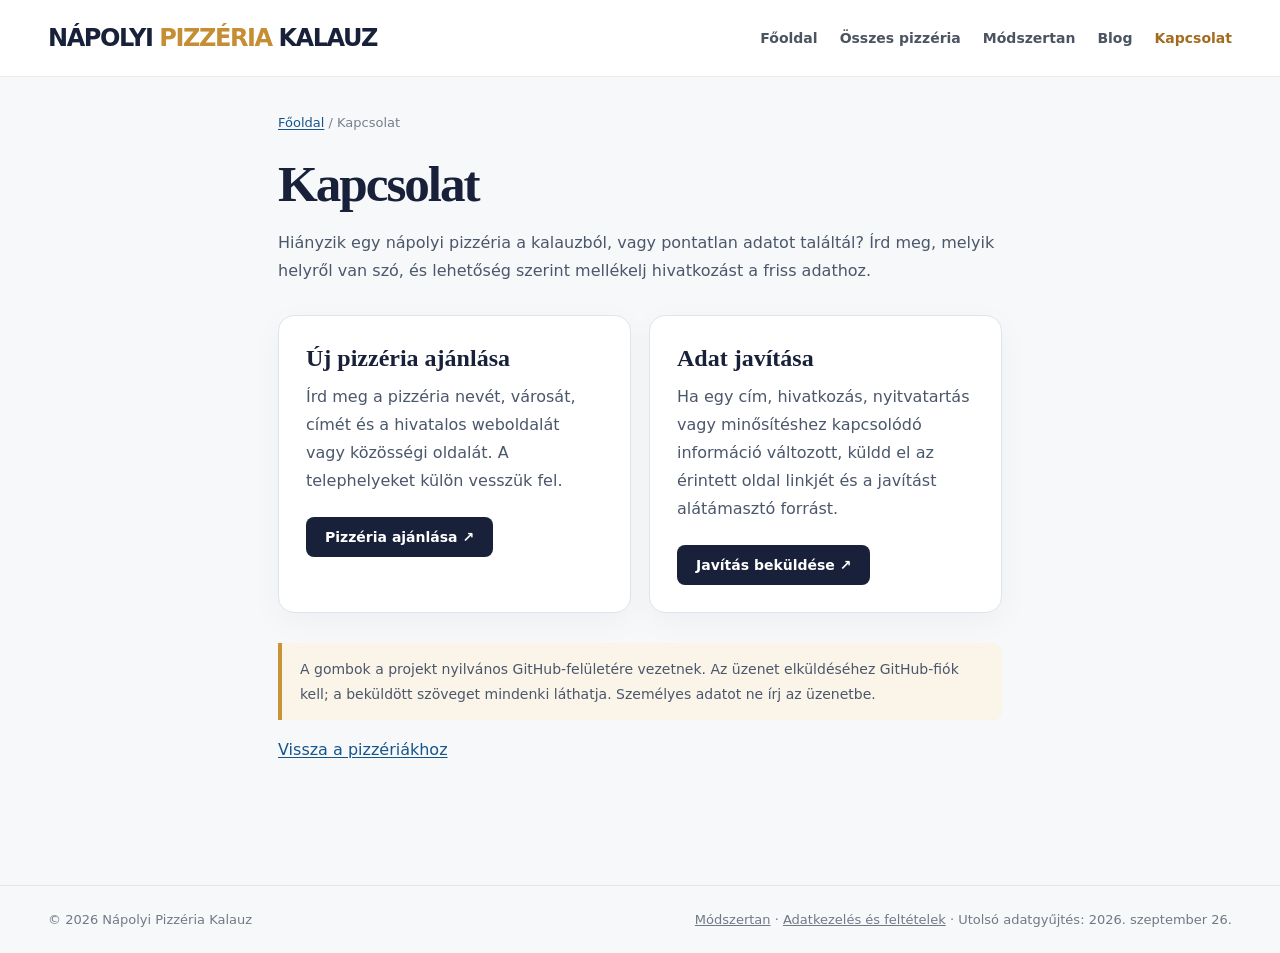
<file: docs/kapcsolat/index.html>
<!doctype html><html lang="hu"><head><meta charset="utf-8"><meta name="viewport" content="width=device-width, initial-scale=1"><title>Kapcsolat – pizzéria ajánlása és adatjavítás | Nápolyi Pizzéria Kalauz</title><meta name="description" content="Ajánlj nápolyi pizzériát az országos kalauzhoz, vagy jelezd, ha egy pizzéria adata javításra szorul."><link rel="canonical" href="https://napolyipizzeriakalauz.com/kapcsolat/"><meta property="og:type" content="website"><meta property="og:title" content="Kapcsolat – pizzéria ajánlása és adatjavítás | Nápolyi Pizzéria Kalauz"><meta property="og:description" content="Ajánlj nápolyi pizzériát az országos kalauzhoz, vagy jelezd, ha egy pizzéria adata javításra szorul."><meta property="og:url" content="https://napolyipizzeriakalauz.com/kapcsolat/"><link rel="icon" href="https://napolyipizzeriakalauz.com/favicon.svg" type="image/svg+xml"><style>
:root{font-family:Inter,ui-sans-serif,system-ui,-apple-system,"Segoe UI",sans-serif;color:#182139;background:#f7f8fa}*{box-sizing:border-box}body{margin:0}button,input,select{font:inherit}button{cursor:pointer}a{color:inherit;text-decoration:none}.shell{max-width:1240px;margin:auto;padding:0 28px}.header{background:#fff;border-bottom:1px solid #e7e9ed;position:sticky;top:0;z-index:10}.header-inner{height:76px;display:flex;align-items:center;justify-content:space-between;gap:28px}.brand{font-weight:900;letter-spacing:-.06em;font-size:24px;white-space:nowrap}.brand span{color:#c58d34}.nav{display:flex;gap:30px;color:#4c5361;font-size:14px;font-weight:700}.nav a:hover,.nav a.active{color:#a36b1e}.top-right{font-size:12px;background:#f2f3f5;border-radius:99px;padding:9px 12px;color:#667081}.intro{display:grid;grid-template-columns:1.12fr .88fr;min-height:300px;background:#182139;color:white;overflow:hidden}.intro-copy{padding:42px max(28px,calc((100vw - 1184px)/2));padding-right:30px;align-self:center}.eyebrow{color:#edc271;font-size:12px;font-weight:900;letter-spacing:.16em;text-transform:uppercase}.intro h1{font-family:Georgia,serif;font-size:clamp(35px,4vw,56px);letter-spacing:-.045em;line-height:1.06;margin:16px 0 16px}.intro p{color:#d5d9e4;line-height:1.6;font-size:16px;max-width:560px;margin:0}.intro-photo{background:#614539 url('./pizza.jpg') center 54%/cover}.main{padding-top:34px;padding-bottom:80px}.featured{display:flex;align-items:center;justify-content:space-between;gap:18px;margin-bottom:15px}.featured h2,.results h2{font-family:Georgia,serif;font-size:27px;letter-spacing:-.03em;margin:0}.featured small{color:#7a8190;font-size:13px}.picks{display:grid;grid-template-columns:repeat(3,1fr);gap:14px;margin-bottom:42px}.pick{background:#fff;border:1px solid #e3e5e9;border-radius:12px;padding:20px;min-height:114px;display:flex;flex-direction:column;justify-content:space-between}.pick strong{font-size:17px}.pick .meta{color:#6f7684;font-size:13px}.pill{color:#7b541b;background:#fff2d8;border:1px solid #e7c681;padding:5px 9px;border-radius:20px;font-size:11px;font-weight:850;letter-spacing:.05em;white-space:nowrap}.pick-head{display:flex;justify-content:space-between;gap:10px}.search-panel{background:white;padding:22px 24px;border-radius:15px;border:1px solid #e0e4ea;box-shadow:0 5px 28px #1d25380a}.search-panel h2{font-family:Georgia,serif;margin:0 0 16px;font-size:26px}.filters{display:grid;grid-template-columns:1fr 1fr auto;gap:14px;align-items:end}.field{display:flex;flex-direction:column;gap:7px}.field label{font-size:14px;font-weight:750}.field input,.field select{width:100%;height:46px;border:1px solid #ccd2dc;border-radius:8px;padding:0 13px;background:white;color:#182139;outline-color:#ae7b34}.reset{height:46px;border:1px solid #d2d6df;border-radius:8px;background:#fff;padding:0 17px;font-weight:750;color:#465066}.results{margin-top:32px}.results-head{display:flex;justify-content:space-between;align-items:end;margin-bottom:17px}.results-head p{margin:6px 0 0;color:#777f8c;font-size:14px}.list{display:grid;gap:10px}.card{background:#fff;border:1px solid #e1e4e9;border-radius:11px;padding:18px 21px;display:flex;justify-content:space-between;align-items:center;gap:15px}.card.gold{border-left:5px solid #c79538}.card.silver{border-left:5px solid #9aa5b8}.card h3{font-size:17px;margin:0 0 6px}.card p{font-size:13px;color:#6c7481;margin:0;line-height:1.5}.card-right{display:flex;align-items:center;gap:12px;flex-shrink:0}.score{font-size:17px;font-weight:800;color:#26304a}.tag{font-size:11px;font-weight:850;letter-spacing:.08em;text-transform:uppercase;padding:8px 10px;border-radius:6px;background:#f0f2f5;color:#536070}.tag.gold{background:#fff1d4;color:#855d15}.tag.silver{background:#eef1f5;color:#586b82}.tag.recommended{background:#eaf3ed;color:#386348}.pagination{display:flex;align-items:center;justify-content:center;gap:12px;padding:24px 0}.pagination button{background:white;border:1px solid #cfd5df;border-radius:8px;padding:9px 14px;color:#182139}.pagination button:disabled{opacity:.35;cursor:default}.pagination span{font-size:14px;color:#596273}.footer{border-top:1px solid #e2e5eb;padding:26px 0;color:#717987;font-size:13px}.footer .shell{display:flex;justify-content:space-between;gap:20px}.section{display:none;padding:52px 0 90px;max-width:760px}.section.active{display:block}.section h1{font-family:Georgia,serif;font-size:44px}.section p,.section li{font-size:16px;line-height:1.7;color:#4e5867}.notice{border-left:4px solid #c79538;padding:12px 18px;background:#fff;margin-top:22px}@media(max-width:800px){.nav{gap:12px}.top-right{display:none}.intro{grid-template-columns:1fr}.intro-copy{padding:32px 24px}.intro-photo{height:180px;order:-1}.picks{grid-template-columns:1fr}.filters{grid-template-columns:1fr}.header-inner{height:auto;min-height:72px;flex-wrap:wrap;padding:14px 0}.nav{width:100%;justify-content:space-between;overflow:auto}.card{align-items:flex-start}.card-right{flex-direction:column;align-items:flex-end}.shell{padding:0 18px}.footer .shell{flex-direction:column}}

#osszes{max-width:1240px;padding-top:40px}#osszes>h1{font-size:38px;margin:0 0 22px}.list{display:grid;grid-template-columns:repeat(3,minmax(0,1fr));gap:17px}.card{padding:0;display:block;overflow:hidden;border-left-width:1px!important;min-width:0}.card.gold{border-color:#d5b371;box-shadow:inset 0 0 0 1px #d5b371}.card.silver{border-color:#b6c0cb}.photo-mock{aspect-ratio:1.55;background:linear-gradient(137deg,#15223e,#354a69 65%,#8c6980);color:#e8c27d;display:flex;flex-direction:column;align-items:center;justify-content:center;gap:11px;position:relative}.photo-mock:after{content:"";position:absolute;inset:12px;border:1px solid #ffffff39;border-radius:4px}.photo-mock span{letter-spacing:.16em;font-size:11px;font-weight:800;color:#e2e8f3}.photo-mark{height:58px;width:58px;border:1px solid #e4bd73;border-radius:50%;display:grid;place-items:center;font:italic 24px Georgia,serif}.card-body{padding:20px;min-height:145px}.card-title{display:flex;flex-direction:column;align-items:start;gap:11px;margin-bottom:9px}.card h3{margin:0}.card p{font-size:14px}.card-status{margin-top:8px!important;color:#7c6971!important}.card-status:empty{display:none}.card.empty{padding:24px;grid-column:1/-1}.picks{margin-bottom:4px}.pick{padding:0;overflow:hidden;min-height:0}.pick .photo-mock{aspect-ratio:1.45}.pick-content{padding:18px 20px 20px}.pick-content h3{font-size:19px;line-height:1.3;margin:13px 0 5px}.pick-content p{color:#646d7b;margin:0;font-size:14px}.pick-content small{display:block;color:#847365;margin-top:10px}.carousel-controls{display:flex;gap:8px}.carousel-controls button{width:42px;height:42px;border:1px solid #cbd0d9;background:#fff;border-radius:50%;font-size:20px;color:#1b2944}.carousel-controls button:hover{background:#182139;color:white}.carousel-note{font-size:13px;color:#8a91a0;margin:12px 0 0}.featured{align-items:end}.nav{gap:22px}.footer{margin-top:25px}@media(max-width:1000px){.list{grid-template-columns:repeat(2,minmax(0,1fr))}.picks{grid-template-columns:repeat(2,1fr)}}@media(max-width:700px){.list,.picks{grid-template-columns:1fr}.featured h2{font-size:24px}.featured small{display:block;margin-top:6px}.carousel-controls button{width:39px;height:39px}.intro-photo{height:150px}.intro{min-height:0}.pick .photo-mock{aspect-ratio:1.8}.nav{font-size:13px;gap:16px;white-space:nowrap}#osszes>h1{font-size:32px}}
.filters{grid-template-columns:minmax(170px,1fr) minmax(150px,1fr) minmax(160px,1fr) auto auto}.apply{height:46px;background:#182139;color:#fff;border:1px solid #182139;border-radius:8px;padding:0 21px;font-weight:800}.apply:hover{background:#30456c}@media(max-width:800px){.filters{grid-template-columns:1fr 1fr}.filters button{width:100%}}@media(max-width:500px){.filters{grid-template-columns:1fr}}
[hidden]{display:none!important}.section{display:block}.site-main{max-width:1240px;margin:auto;padding:38px 28px 80px}.site-main h1{font-family:Georgia,serif;letter-spacing:-.04em;font-size:clamp(34px,4vw,52px);margin:0 0 16px}.lead{font-size:17px;line-height:1.65;color:#4b576b;max-width:820px}.breadcrumb{font-size:13px;color:#767f8e;margin-bottom:24px}.breadcrumb a{text-decoration:underline}.plain-card{background:#fff;border:1px solid #e1e4e9;border-radius:12px;padding:22px;margin:14px 0}.plain-card p{font-size:15px;line-height:1.65}.plain-card a,.prose a,.card-link{color:#15558c;text-decoration:underline;text-underline-offset:2px}.detail-meta{display:flex;gap:10px;flex-wrap:wrap;align-items:center}.detail-meta .tag{letter-spacing:0}.prose{max-width:780px}.prose h2{font-family:Georgia,serif;font-size:27px;margin-top:34px}.prose p,.prose li{font-size:16px;line-height:1.75;color:#4b576b}.list{margin-top:22px}.filters{grid-template-columns:minmax(170px,1fr) minmax(140px,1fr) minmax(160px,1fr) auto auto}.filters button{height:46px}.card-link{display:inline-block;font-size:14px;font-weight:700;margin-top:12px}.card .card-body{min-height:174px}.card h2{font-size:17px;margin:0}.card .tag{display:inline-block}.link-row{display:flex;gap:16px;flex-wrap:wrap;margin-top:9px}.link-row a{font-size:14px}.site-tag{font-size:12px;background:#fff2d8;color:#7b541b;padding:6px 10px;border-radius:20px}.footer a{text-decoration:underline}.notice{border-left:4px solid #c79538;padding:14px 18px;background:#fff}.carousel-controls button:focus-visible,.apply:focus-visible,a:focus-visible{outline:3px solid #e9b963;outline-offset:3px}.photo-mock{aspect-ratio:1.55}.header .nav a.active{color:#a36b1e}@media(max-width:1000px){.filters{grid-template-columns:repeat(2,minmax(0,1fr))}}@media(max-width:700px){.site-main{padding:30px 18px 60px}.filters{grid-template-columns:1fr}.header-inner{gap:12px}.nav{overflow-x:auto}.link-row{flex-direction:column;gap:8px}}

.photo-mock.venue-photo{position:relative;overflow:hidden}.venue-photo .venue-image{width:100%;height:100%;object-fit:cover;display:block}.venue-photo .photo-credit{position:absolute;bottom:0;left:0;right:0;background:#101928eb;color:#fff;padding:7px 9px;font-size:12px;line-height:1.4}.photo-credit a{color:#fff;text-decoration:underline}.photo-credit a:hover{color:#f1d293}.photo-credit a:first-child{white-space:nowrap;font-family:Arial,sans-serif;font-weight:400}
.prose > .venue-photo{max-width:760px;margin:22px 0 28px;border-radius:14px}
.association-badges{display:flex;flex-wrap:wrap;gap:7px;margin:8px 0}.association-badges a{border:1px solid #bac8d3;border-radius:20px;padding:4px 9px;color:#224e69;background:#eff7fa;font-size:12px;font-weight:700;text-decoration:none}.association-badges a:hover{text-decoration:underline}
.association-guide{margin:26px 0 28px;padding:22px;background:#eff2f6;border:1px solid #e0e5ec;border-radius:16px}.association-guide h2{font-family:Georgia,serif;font-size:23px;letter-spacing:-.025em;margin:0 0 5px}.association-guide .guide-intro{font-size:14px;color:#677385;line-height:1.55;margin:0 0 17px}.guide-grid{display:grid;grid-template-columns:repeat(2,minmax(0,1fr));gap:12px}.guide-item{background:#fff;border:1px solid #e0e4e9;border-radius:12px;padding:19px 20px}.guide-item-head{display:flex;align-items:center;gap:10px;margin-bottom:10px}.guide-mark{display:inline-flex;align-items:center;justify-content:center;min-width:62px;padding:7px 10px;border-radius:7px;font-size:12px;font-weight:850;letter-spacing:.06em;background:#fff2d8;color:#7b541b}.guide-mark.avpn{background:#eff7fa;color:#224e69}.guide-item h3{margin:0;font-size:17px;letter-spacing:-.015em}.guide-item p{font-size:14px;line-height:1.6;color:#4b576b;margin:0}.guide-item a{color:#15558c;text-decoration:underline;text-underline-offset:2px}.guide-note{font-size:12px;color:#6e7786;line-height:1.5;margin:14px 2px 0}@media(max-width:700px){.association-guide{padding:17px;margin:21px 0 24px}.guide-grid{grid-template-columns:1fr}.guide-item{padding:17px}}

.blog-list{display:grid;grid-template-columns:repeat(3,minmax(0,1fr));gap:20px;margin:32px 0}.blog-card{background:#fff;border:1px solid #e1e4e9;border-radius:16px;padding:26px;display:flex;flex-direction:column;min-height:310px;box-shadow:0 9px 32px #1821390a}.blog-card h2{font-family:Georgia,serif;font-size:25px;line-height:1.2;letter-spacing:-.02em;margin:22px 0 12px}.blog-card h2 a{color:#182139;text-decoration:none}.blog-card h2 a:hover{text-decoration:underline}.blog-card p{color:#556173;line-height:1.55;margin:0 0 20px}.blog-card .card-link{margin-top:auto}.article-kicker{display:inline-block;color:#946118;text-transform:uppercase;letter-spacing:.14em;font-size:11px;font-weight:800}.article-meta{margin:0 0 25px!important;color:#747e8d!important;font-size:13px!important}.article-content{border-top:1px solid #e1e4e9;padding-top:8px}.article-content p{margin:16px 0 21px}.article-content h2{margin-top:38px}.article-source{border-top:1px solid #e2e6eb;margin-top:44px!important;padding-top:18px;color:#687487!important;font-size:13px!important}.article-pull{background:#fbf4e9;border-left:4px solid #c79538;padding:20px 24px;border-radius:0 10px 10px 0}.article-return{margin-top:38px;font-weight:700}@media(max-width:900px){.blog-list{grid-template-columns:repeat(2,minmax(0,1fr))}}@media(max-width:650px){.blog-list{grid-template-columns:1fr}.blog-card{min-height:0;padding:22px}.blog-card h2{font-size:23px}}

.contact-grid{display:grid;grid-template-columns:repeat(2,minmax(0,1fr));gap:18px;margin:30px 0}.contact-card{background:#fff;border:1px solid #e1e4e9;border-radius:16px;padding:27px;box-shadow:0 9px 32px #1821390a}.contact-card h2{font-family:Georgia,serif;font-size:24px;line-height:1.25;margin:0 0 10px}.contact-card p{margin:0 0 22px}.contact-action{display:inline-block;background:#182139;color:#fff!important;text-decoration:none!important;padding:12px 19px;border-radius:8px;font-size:14px;font-weight:700}.contact-action:hover{background:#30456c}.contact-action:focus-visible{outline:3px solid #e9b963;outline-offset:3px}.contact-note{font-size:14px!important;background:#fbf4e9;border-left:4px solid #c79538;border-radius:0 8px 8px 0;padding:14px 18px}@media(max-width:700px){.contact-grid{grid-template-columns:1fr}.contact-card{padding:22px}}
</style><script defer src="https://napolyipizzeriakalauz.com/photo-config.js?v=7ad16bc7910e"></script><script defer src="https://napolyipizzeriakalauz.com/venue-photos.js?v=35744f89988c"></script></head><body><header class="header"><div class="shell header-inner"><a href="https://napolyipizzeriakalauz.com/" class="brand">NÁPOLYI <span>PIZZÉRIA</span> KALAUZ</a><nav class="nav" aria-label="Főmenü"><a href="https://napolyipizzeriakalauz.com/" class="">Főoldal</a><a href="https://napolyipizzeriakalauz.com/pizzeriak/" class="">Összes pizzéria</a><a href="https://napolyipizzeriakalauz.com/modszertan/" class="">Módszertan</a><a href="https://napolyipizzeriakalauz.com/blog/" class="">Blog</a><a href="https://napolyipizzeriakalauz.com/kapcsolat/" class="active">Kapcsolat</a></nav></div></header><main class="site-main prose"><div class="breadcrumb"><a href="https://napolyipizzeriakalauz.com/">Főoldal</a> / Kapcsolat</div><h1>Kapcsolat</h1><p class="lead">Hiányzik egy nápolyi pizzéria a kalauzból, vagy pontatlan adatot találtál? Írd meg, melyik helyről van szó, és lehetőség szerint mellékelj hivatkozást a friss adathoz.</p><div class="contact-grid"><section class="contact-card"><h2>Új pizzéria ajánlása</h2><p>Írd meg a pizzéria nevét, városát, címét és a hivatalos weboldalát vagy közösségi oldalát. A telephelyeket külön vesszük fel.</p><a class="contact-action" href="https://github.com/tamasvegh-nov11/napolyipizzeriakalauz/issues/new?title=%C3%9Aj%20pizz%C3%A9ria%20aj%C3%A1nl%C3%A1sa%3A%20" target="_blank" rel="noopener noreferrer">Pizzéria ajánlása ↗</a></section><section class="contact-card"><h2>Adat javítása</h2><p>Ha egy cím, hivatkozás, nyitvatartás vagy minősítéshez kapcsolódó információ változott, küldd el az érintett oldal linkjét és a javítást alátámasztó forrást.</p><a class="contact-action" href="https://github.com/tamasvegh-nov11/napolyipizzeriakalauz/issues/new?title=Adat%20jav%C3%ADt%C3%A1sa%3A%20" target="_blank" rel="noopener noreferrer">Javítás beküldése ↗</a></section></div><p class="contact-note">A gombok a projekt nyilvános GitHub-felületére vezetnek. Az üzenet elküldéséhez GitHub-fiók kell; a beküldött szöveget mindenki láthatja. Személyes adatot ne írj az üzenetbe.</p><p><a href="https://napolyipizzeriakalauz.com/pizzeriak/">Vissza a pizzériákhoz</a></p></main><footer class="footer"><div class="shell"><span>© 2026 Nápolyi Pizzéria Kalauz</span><span><a href="https://napolyipizzeriakalauz.com/modszertan/">Módszertan</a> · <a href="https://napolyipizzeriakalauz.com/adatkezeles/">Adatkezelés és feltételek</a> · Utolsó adatgyűjtés: 2026. szeptember 26.</span></div></footer></body></html>
</file>
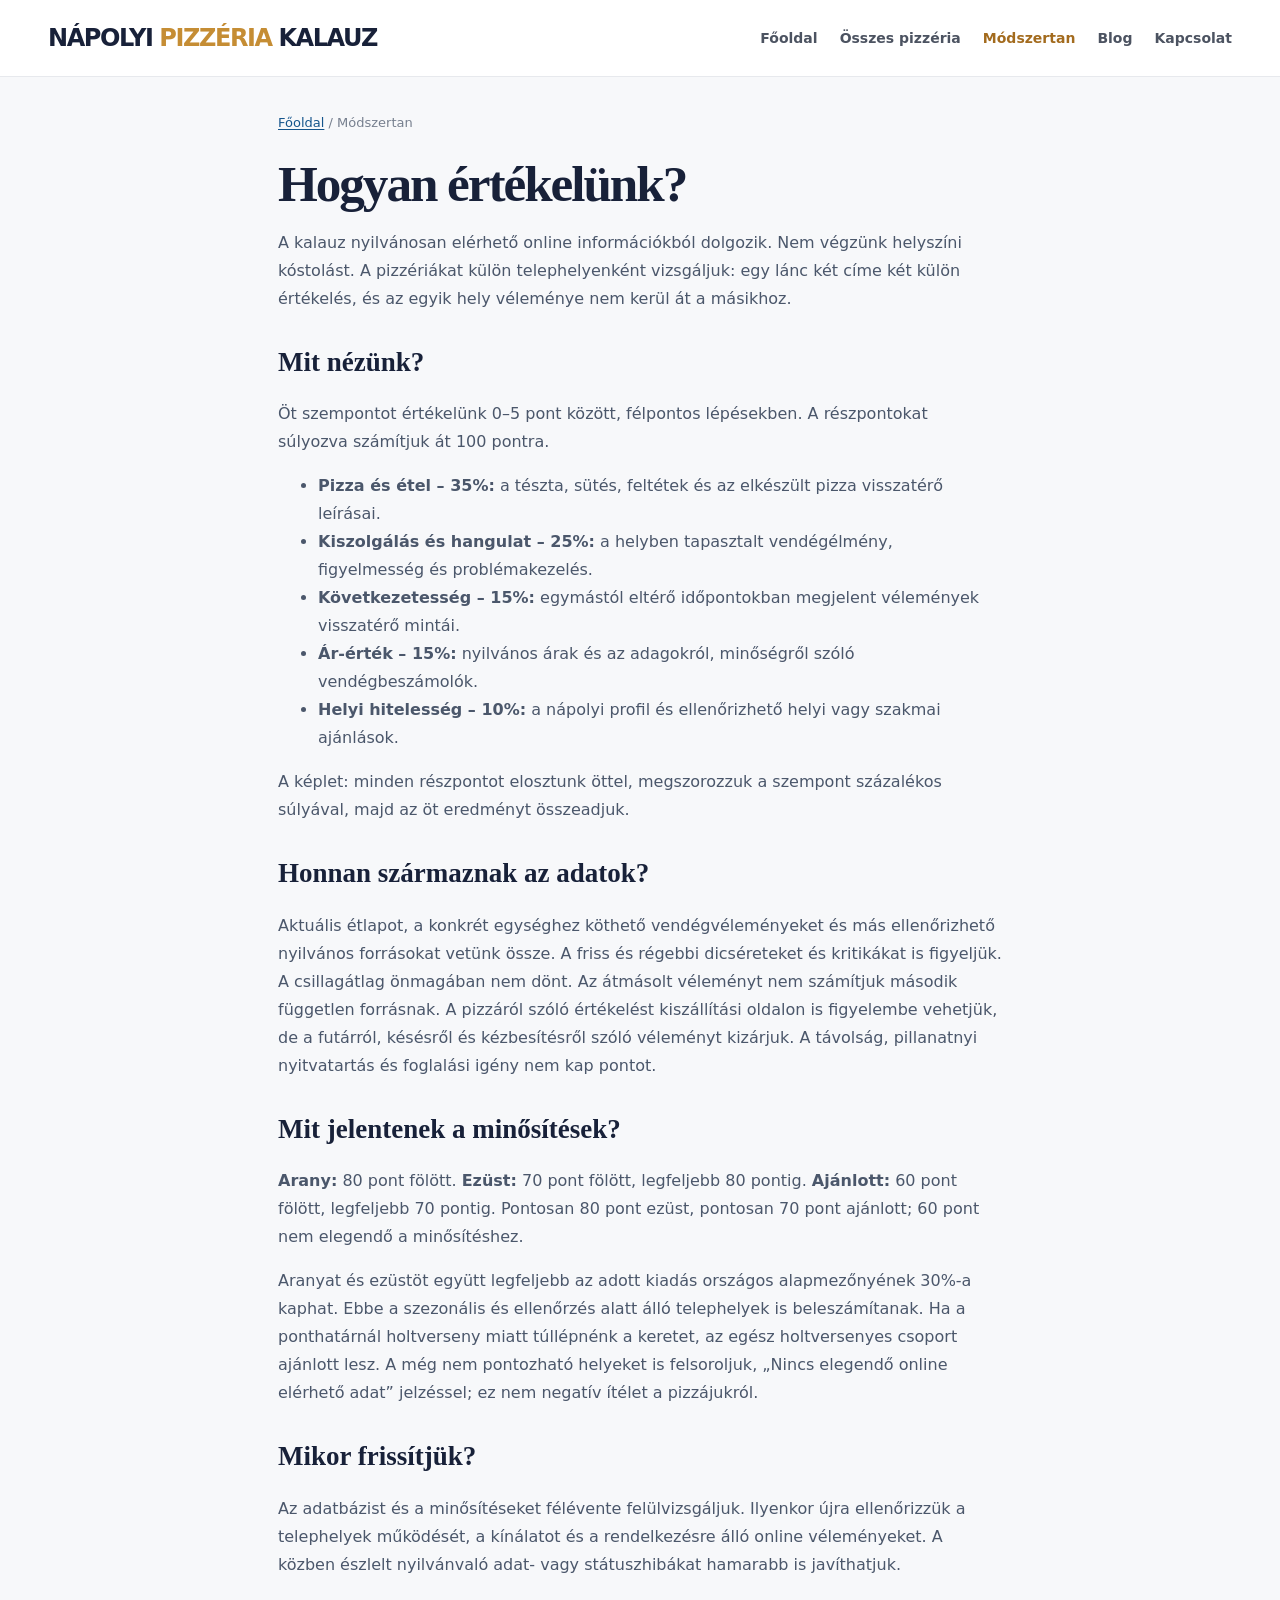
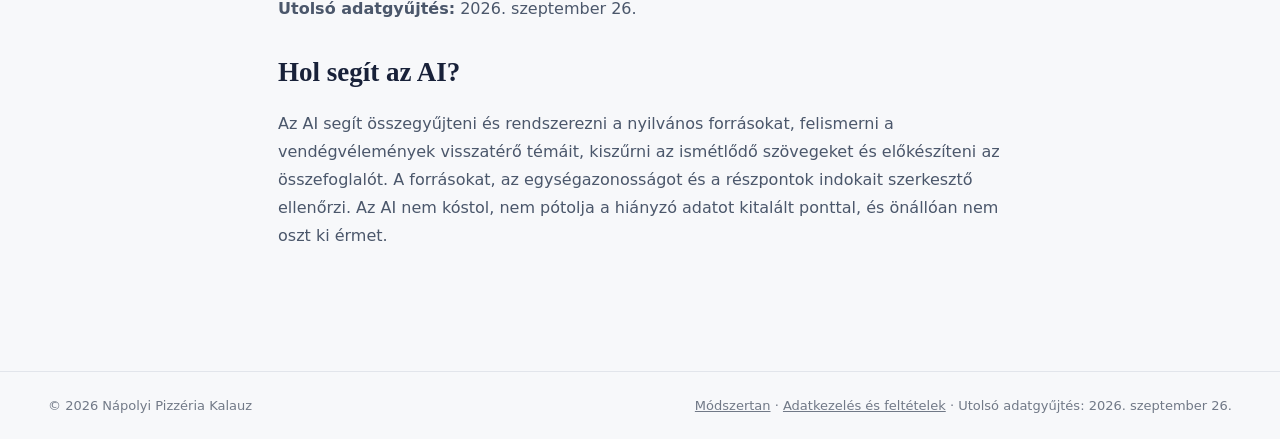
<file: docs/modszertan/index.html>
<!doctype html><html lang="hu"><head><meta charset="utf-8"><meta name="viewport" content="width=device-width, initial-scale=1"><title>Módszertan – hogyan értékeljük a nápolyi pizzériákat?</title><meta name="description" content="Online források, vendégvélemények és súlyozott szempontok. Félévenkénti felülvizsgálat, AI szerepe és az országos minősítések szabályai."><link rel="canonical" href="https://napolyipizzeriakalauz.com/modszertan/"><meta property="og:type" content="website"><meta property="og:title" content="Módszertan – hogyan értékeljük a nápolyi pizzériákat?"><meta property="og:description" content="Online források, vendégvélemények és súlyozott szempontok. Félévenkénti felülvizsgálat, AI szerepe és az országos minősítések szabályai."><meta property="og:url" content="https://napolyipizzeriakalauz.com/modszertan/"><link rel="icon" href="https://napolyipizzeriakalauz.com/favicon.svg" type="image/svg+xml"><style>
:root{font-family:Inter,ui-sans-serif,system-ui,-apple-system,"Segoe UI",sans-serif;color:#182139;background:#f7f8fa}*{box-sizing:border-box}body{margin:0}button,input,select{font:inherit}button{cursor:pointer}a{color:inherit;text-decoration:none}.shell{max-width:1240px;margin:auto;padding:0 28px}.header{background:#fff;border-bottom:1px solid #e7e9ed;position:sticky;top:0;z-index:10}.header-inner{height:76px;display:flex;align-items:center;justify-content:space-between;gap:28px}.brand{font-weight:900;letter-spacing:-.06em;font-size:24px;white-space:nowrap}.brand span{color:#c58d34}.nav{display:flex;gap:30px;color:#4c5361;font-size:14px;font-weight:700}.nav a:hover,.nav a.active{color:#a36b1e}.top-right{font-size:12px;background:#f2f3f5;border-radius:99px;padding:9px 12px;color:#667081}.intro{display:grid;grid-template-columns:1.12fr .88fr;min-height:300px;background:#182139;color:white;overflow:hidden}.intro-copy{padding:42px max(28px,calc((100vw - 1184px)/2));padding-right:30px;align-self:center}.eyebrow{color:#edc271;font-size:12px;font-weight:900;letter-spacing:.16em;text-transform:uppercase}.intro h1{font-family:Georgia,serif;font-size:clamp(35px,4vw,56px);letter-spacing:-.045em;line-height:1.06;margin:16px 0 16px}.intro p{color:#d5d9e4;line-height:1.6;font-size:16px;max-width:560px;margin:0}.intro-photo{background:#614539 url('./pizza.jpg') center 54%/cover}.main{padding-top:34px;padding-bottom:80px}.featured{display:flex;align-items:center;justify-content:space-between;gap:18px;margin-bottom:15px}.featured h2,.results h2{font-family:Georgia,serif;font-size:27px;letter-spacing:-.03em;margin:0}.featured small{color:#7a8190;font-size:13px}.picks{display:grid;grid-template-columns:repeat(3,1fr);gap:14px;margin-bottom:42px}.pick{background:#fff;border:1px solid #e3e5e9;border-radius:12px;padding:20px;min-height:114px;display:flex;flex-direction:column;justify-content:space-between}.pick strong{font-size:17px}.pick .meta{color:#6f7684;font-size:13px}.pill{color:#7b541b;background:#fff2d8;border:1px solid #e7c681;padding:5px 9px;border-radius:20px;font-size:11px;font-weight:850;letter-spacing:.05em;white-space:nowrap}.pick-head{display:flex;justify-content:space-between;gap:10px}.search-panel{background:white;padding:22px 24px;border-radius:15px;border:1px solid #e0e4ea;box-shadow:0 5px 28px #1d25380a}.search-panel h2{font-family:Georgia,serif;margin:0 0 16px;font-size:26px}.filters{display:grid;grid-template-columns:1fr 1fr auto;gap:14px;align-items:end}.field{display:flex;flex-direction:column;gap:7px}.field label{font-size:14px;font-weight:750}.field input,.field select{width:100%;height:46px;border:1px solid #ccd2dc;border-radius:8px;padding:0 13px;background:white;color:#182139;outline-color:#ae7b34}.reset{height:46px;border:1px solid #d2d6df;border-radius:8px;background:#fff;padding:0 17px;font-weight:750;color:#465066}.results{margin-top:32px}.results-head{display:flex;justify-content:space-between;align-items:end;margin-bottom:17px}.results-head p{margin:6px 0 0;color:#777f8c;font-size:14px}.list{display:grid;gap:10px}.card{background:#fff;border:1px solid #e1e4e9;border-radius:11px;padding:18px 21px;display:flex;justify-content:space-between;align-items:center;gap:15px}.card.gold{border-left:5px solid #c79538}.card.silver{border-left:5px solid #9aa5b8}.card h3{font-size:17px;margin:0 0 6px}.card p{font-size:13px;color:#6c7481;margin:0;line-height:1.5}.card-right{display:flex;align-items:center;gap:12px;flex-shrink:0}.score{font-size:17px;font-weight:800;color:#26304a}.tag{font-size:11px;font-weight:850;letter-spacing:.08em;text-transform:uppercase;padding:8px 10px;border-radius:6px;background:#f0f2f5;color:#536070}.tag.gold{background:#fff1d4;color:#855d15}.tag.silver{background:#eef1f5;color:#586b82}.tag.recommended{background:#eaf3ed;color:#386348}.pagination{display:flex;align-items:center;justify-content:center;gap:12px;padding:24px 0}.pagination button{background:white;border:1px solid #cfd5df;border-radius:8px;padding:9px 14px;color:#182139}.pagination button:disabled{opacity:.35;cursor:default}.pagination span{font-size:14px;color:#596273}.footer{border-top:1px solid #e2e5eb;padding:26px 0;color:#717987;font-size:13px}.footer .shell{display:flex;justify-content:space-between;gap:20px}.section{display:none;padding:52px 0 90px;max-width:760px}.section.active{display:block}.section h1{font-family:Georgia,serif;font-size:44px}.section p,.section li{font-size:16px;line-height:1.7;color:#4e5867}.notice{border-left:4px solid #c79538;padding:12px 18px;background:#fff;margin-top:22px}@media(max-width:800px){.nav{gap:12px}.top-right{display:none}.intro{grid-template-columns:1fr}.intro-copy{padding:32px 24px}.intro-photo{height:180px;order:-1}.picks{grid-template-columns:1fr}.filters{grid-template-columns:1fr}.header-inner{height:auto;min-height:72px;flex-wrap:wrap;padding:14px 0}.nav{width:100%;justify-content:space-between;overflow:auto}.card{align-items:flex-start}.card-right{flex-direction:column;align-items:flex-end}.shell{padding:0 18px}.footer .shell{flex-direction:column}}

#osszes{max-width:1240px;padding-top:40px}#osszes>h1{font-size:38px;margin:0 0 22px}.list{display:grid;grid-template-columns:repeat(3,minmax(0,1fr));gap:17px}.card{padding:0;display:block;overflow:hidden;border-left-width:1px!important;min-width:0}.card.gold{border-color:#d5b371;box-shadow:inset 0 0 0 1px #d5b371}.card.silver{border-color:#b6c0cb}.photo-mock{aspect-ratio:1.55;background:linear-gradient(137deg,#15223e,#354a69 65%,#8c6980);color:#e8c27d;display:flex;flex-direction:column;align-items:center;justify-content:center;gap:11px;position:relative}.photo-mock:after{content:"";position:absolute;inset:12px;border:1px solid #ffffff39;border-radius:4px}.photo-mock span{letter-spacing:.16em;font-size:11px;font-weight:800;color:#e2e8f3}.photo-mark{height:58px;width:58px;border:1px solid #e4bd73;border-radius:50%;display:grid;place-items:center;font:italic 24px Georgia,serif}.card-body{padding:20px;min-height:145px}.card-title{display:flex;flex-direction:column;align-items:start;gap:11px;margin-bottom:9px}.card h3{margin:0}.card p{font-size:14px}.card-status{margin-top:8px!important;color:#7c6971!important}.card-status:empty{display:none}.card.empty{padding:24px;grid-column:1/-1}.picks{margin-bottom:4px}.pick{padding:0;overflow:hidden;min-height:0}.pick .photo-mock{aspect-ratio:1.45}.pick-content{padding:18px 20px 20px}.pick-content h3{font-size:19px;line-height:1.3;margin:13px 0 5px}.pick-content p{color:#646d7b;margin:0;font-size:14px}.pick-content small{display:block;color:#847365;margin-top:10px}.carousel-controls{display:flex;gap:8px}.carousel-controls button{width:42px;height:42px;border:1px solid #cbd0d9;background:#fff;border-radius:50%;font-size:20px;color:#1b2944}.carousel-controls button:hover{background:#182139;color:white}.carousel-note{font-size:13px;color:#8a91a0;margin:12px 0 0}.featured{align-items:end}.nav{gap:22px}.footer{margin-top:25px}@media(max-width:1000px){.list{grid-template-columns:repeat(2,minmax(0,1fr))}.picks{grid-template-columns:repeat(2,1fr)}}@media(max-width:700px){.list,.picks{grid-template-columns:1fr}.featured h2{font-size:24px}.featured small{display:block;margin-top:6px}.carousel-controls button{width:39px;height:39px}.intro-photo{height:150px}.intro{min-height:0}.pick .photo-mock{aspect-ratio:1.8}.nav{font-size:13px;gap:16px;white-space:nowrap}#osszes>h1{font-size:32px}}
.filters{grid-template-columns:minmax(170px,1fr) minmax(150px,1fr) minmax(160px,1fr) auto auto}.apply{height:46px;background:#182139;color:#fff;border:1px solid #182139;border-radius:8px;padding:0 21px;font-weight:800}.apply:hover{background:#30456c}@media(max-width:800px){.filters{grid-template-columns:1fr 1fr}.filters button{width:100%}}@media(max-width:500px){.filters{grid-template-columns:1fr}}
[hidden]{display:none!important}.section{display:block}.site-main{max-width:1240px;margin:auto;padding:38px 28px 80px}.site-main h1{font-family:Georgia,serif;letter-spacing:-.04em;font-size:clamp(34px,4vw,52px);margin:0 0 16px}.lead{font-size:17px;line-height:1.65;color:#4b576b;max-width:820px}.breadcrumb{font-size:13px;color:#767f8e;margin-bottom:24px}.breadcrumb a{text-decoration:underline}.plain-card{background:#fff;border:1px solid #e1e4e9;border-radius:12px;padding:22px;margin:14px 0}.plain-card p{font-size:15px;line-height:1.65}.plain-card a,.prose a,.card-link{color:#15558c;text-decoration:underline;text-underline-offset:2px}.detail-meta{display:flex;gap:10px;flex-wrap:wrap;align-items:center}.detail-meta .tag{letter-spacing:0}.prose{max-width:780px}.prose h2{font-family:Georgia,serif;font-size:27px;margin-top:34px}.prose p,.prose li{font-size:16px;line-height:1.75;color:#4b576b}.list{margin-top:22px}.filters{grid-template-columns:minmax(170px,1fr) minmax(140px,1fr) minmax(160px,1fr) auto auto}.filters button{height:46px}.card-link{display:inline-block;font-size:14px;font-weight:700;margin-top:12px}.card .card-body{min-height:174px}.card h2{font-size:17px;margin:0}.card .tag{display:inline-block}.link-row{display:flex;gap:16px;flex-wrap:wrap;margin-top:9px}.link-row a{font-size:14px}.site-tag{font-size:12px;background:#fff2d8;color:#7b541b;padding:6px 10px;border-radius:20px}.footer a{text-decoration:underline}.notice{border-left:4px solid #c79538;padding:14px 18px;background:#fff}.carousel-controls button:focus-visible,.apply:focus-visible,a:focus-visible{outline:3px solid #e9b963;outline-offset:3px}.photo-mock{aspect-ratio:1.55}.header .nav a.active{color:#a36b1e}@media(max-width:1000px){.filters{grid-template-columns:repeat(2,minmax(0,1fr))}}@media(max-width:700px){.site-main{padding:30px 18px 60px}.filters{grid-template-columns:1fr}.header-inner{gap:12px}.nav{overflow-x:auto}.link-row{flex-direction:column;gap:8px}}

.photo-mock.venue-photo{position:relative;overflow:hidden}.venue-photo .venue-image{width:100%;height:100%;object-fit:cover;display:block}.venue-photo .photo-credit{position:absolute;bottom:0;left:0;right:0;background:#101928eb;color:#fff;padding:7px 9px;font-size:12px;line-height:1.4}.photo-credit a{color:#fff;text-decoration:underline}.photo-credit a:hover{color:#f1d293}.photo-credit a:first-child{white-space:nowrap;font-family:Arial,sans-serif;font-weight:400}
.prose > .venue-photo{max-width:760px;margin:22px 0 28px;border-radius:14px}
.association-badges{display:flex;flex-wrap:wrap;gap:7px;margin:8px 0}.association-badges a{border:1px solid #bac8d3;border-radius:20px;padding:4px 9px;color:#224e69;background:#eff7fa;font-size:12px;font-weight:700;text-decoration:none}.association-badges a:hover{text-decoration:underline}
.association-guide{margin:26px 0 28px;padding:22px;background:#eff2f6;border:1px solid #e0e5ec;border-radius:16px}.association-guide h2{font-family:Georgia,serif;font-size:23px;letter-spacing:-.025em;margin:0 0 5px}.association-guide .guide-intro{font-size:14px;color:#677385;line-height:1.55;margin:0 0 17px}.guide-grid{display:grid;grid-template-columns:repeat(2,minmax(0,1fr));gap:12px}.guide-item{background:#fff;border:1px solid #e0e4e9;border-radius:12px;padding:19px 20px}.guide-item-head{display:flex;align-items:center;gap:10px;margin-bottom:10px}.guide-mark{display:inline-flex;align-items:center;justify-content:center;min-width:62px;padding:7px 10px;border-radius:7px;font-size:12px;font-weight:850;letter-spacing:.06em;background:#fff2d8;color:#7b541b}.guide-mark.avpn{background:#eff7fa;color:#224e69}.guide-item h3{margin:0;font-size:17px;letter-spacing:-.015em}.guide-item p{font-size:14px;line-height:1.6;color:#4b576b;margin:0}.guide-item a{color:#15558c;text-decoration:underline;text-underline-offset:2px}.guide-note{font-size:12px;color:#6e7786;line-height:1.5;margin:14px 2px 0}@media(max-width:700px){.association-guide{padding:17px;margin:21px 0 24px}.guide-grid{grid-template-columns:1fr}.guide-item{padding:17px}}

.blog-list{display:grid;grid-template-columns:repeat(3,minmax(0,1fr));gap:20px;margin:32px 0}.blog-card{background:#fff;border:1px solid #e1e4e9;border-radius:16px;padding:26px;display:flex;flex-direction:column;min-height:310px;box-shadow:0 9px 32px #1821390a}.blog-card h2{font-family:Georgia,serif;font-size:25px;line-height:1.2;letter-spacing:-.02em;margin:22px 0 12px}.blog-card h2 a{color:#182139;text-decoration:none}.blog-card h2 a:hover{text-decoration:underline}.blog-card p{color:#556173;line-height:1.55;margin:0 0 20px}.blog-card .card-link{margin-top:auto}.article-kicker{display:inline-block;color:#946118;text-transform:uppercase;letter-spacing:.14em;font-size:11px;font-weight:800}.article-meta{margin:0 0 25px!important;color:#747e8d!important;font-size:13px!important}.article-content{border-top:1px solid #e1e4e9;padding-top:8px}.article-content p{margin:16px 0 21px}.article-content h2{margin-top:38px}.article-source{border-top:1px solid #e2e6eb;margin-top:44px!important;padding-top:18px;color:#687487!important;font-size:13px!important}.article-pull{background:#fbf4e9;border-left:4px solid #c79538;padding:20px 24px;border-radius:0 10px 10px 0}.article-return{margin-top:38px;font-weight:700}@media(max-width:900px){.blog-list{grid-template-columns:repeat(2,minmax(0,1fr))}}@media(max-width:650px){.blog-list{grid-template-columns:1fr}.blog-card{min-height:0;padding:22px}.blog-card h2{font-size:23px}}
</style><script defer src="https://napolyipizzeriakalauz.com/photo-config.js?v=7ad16bc7910e"></script><script defer src="https://napolyipizzeriakalauz.com/venue-photos.js?v=35744f89988c"></script></head><body><header class="header"><div class="shell header-inner"><a href="https://napolyipizzeriakalauz.com/" class="brand">NÁPOLYI <span>PIZZÉRIA</span> KALAUZ</a><nav class="nav" aria-label="Főmenü"><a href="https://napolyipizzeriakalauz.com/" class="">Főoldal</a><a href="https://napolyipizzeriakalauz.com/pizzeriak/" class="">Összes pizzéria</a><a href="https://napolyipizzeriakalauz.com/modszertan/" class="active">Módszertan</a><a href="https://napolyipizzeriakalauz.com/blog/" class="">Blog</a><a href="https://napolyipizzeriakalauz.com/kapcsolat/" class="">Kapcsolat</a></nav></div></header><main class="site-main prose"><div class="breadcrumb"><a href="https://napolyipizzeriakalauz.com/">Főoldal</a> / Módszertan</div><h1>Hogyan értékelünk?</h1><p>A kalauz nyilvánosan elérhető online információkból dolgozik. Nem végzünk helyszíni kóstolást. A pizzériákat külön telephelyenként vizsgáljuk: egy lánc két címe két külön értékelés, és az egyik hely véleménye nem kerül át a másikhoz.</p><h2>Mit nézünk?</h2><p>Öt szempontot értékelünk 0–5 pont között, félpontos lépésekben. A részpontokat súlyozva számítjuk át 100 pontra.</p><ul><li><strong>Pizza és étel – 35%:</strong> a tészta, sütés, feltétek és az elkészült pizza visszatérő leírásai.</li><li><strong>Kiszolgálás és hangulat – 25%:</strong> a helyben tapasztalt vendégélmény, figyelmesség és problémakezelés.</li><li><strong>Következetesség – 15%:</strong> egymástól eltérő időpontokban megjelent vélemények visszatérő mintái.</li><li><strong>Ár-érték – 15%:</strong> nyilvános árak és az adagokról, minőségről szóló vendégbeszámolók.</li><li><strong>Helyi hitelesség – 10%:</strong> a nápolyi profil és ellenőrizhető helyi vagy szakmai ajánlások.</li></ul><p>A képlet: minden részpontot elosztunk öttel, megszorozzuk a szempont százalékos súlyával, majd az öt eredményt összeadjuk.</p><h2>Honnan származnak az adatok?</h2><p>Aktuális étlapot, a konkrét egységhez köthető vendégvéleményeket és más ellenőrizhető nyilvános forrásokat vetünk össze. A friss és régebbi dicséreteket és kritikákat is figyeljük. A csillagátlag önmagában nem dönt. Az átmásolt véleményt nem számítjuk második független forrásnak. A pizzáról szóló értékelést kiszállítási oldalon is figyelembe vehetjük, de a futárról, késésről és kézbesítésről szóló véleményt kizárjuk. A távolság, pillanatnyi nyitvatartás és foglalási igény nem kap pontot.</p><h2>Mit jelentenek a minősítések?</h2><p><strong>Arany:</strong> 80 pont fölött. <strong>Ezüst:</strong> 70 pont fölött, legfeljebb 80 pontig. <strong>Ajánlott:</strong> 60 pont fölött, legfeljebb 70 pontig. Pontosan 80 pont ezüst, pontosan 70 pont ajánlott; 60 pont nem elegendő a minősítéshez.</p><p>Aranyat és ezüstöt együtt legfeljebb az adott kiadás országos alapmezőnyének 30%-a kaphat. Ebbe a szezonális és ellenőrzés alatt álló telephelyek is beleszámítanak. Ha a ponthatárnál holtverseny miatt túllépnénk a keretet, az egész holtversenyes csoport ajánlott lesz. A még nem pontozható helyeket is felsoroljuk, „Nincs elegendő online elérhető adat” jelzéssel; ez nem negatív ítélet a pizzájukról.</p><h2>Mikor frissítjük?</h2><p>Az adatbázist és a minősítéseket félévente felülvizsgáljuk. Ilyenkor újra ellenőrizzük a telephelyek működését, a kínálatot és a rendelkezésre álló online véleményeket. A közben észlelt nyilvánvaló adat- vagy státuszhibákat hamarabb is javíthatjuk.</p><p><strong>Utolsó adatgyűjtés:</strong> 2026. szeptember 26.</p><h2>Hol segít az AI?</h2><p>Az AI segít összegyűjteni és rendszerezni a nyilvános forrásokat, felismerni a vendégvélemények visszatérő témáit, kiszűrni az ismétlődő szövegeket és előkészíteni az összefoglalót. A forrásokat, az egységazonosságot és a részpontok indokait szerkesztő ellenőrzi. Az AI nem kóstol, nem pótolja a hiányzó adatot kitalált ponttal, és önállóan nem oszt ki érmet.</p></main><footer class="footer"><div class="shell"><span>© 2026 Nápolyi Pizzéria Kalauz</span><span><a href="https://napolyipizzeriakalauz.com/modszertan/">Módszertan</a> · <a href="https://napolyipizzeriakalauz.com/adatkezeles/">Adatkezelés és feltételek</a> · Utolsó adatgyűjtés: 2026. szeptember 26.</span></div></footer></body></html>
</file>
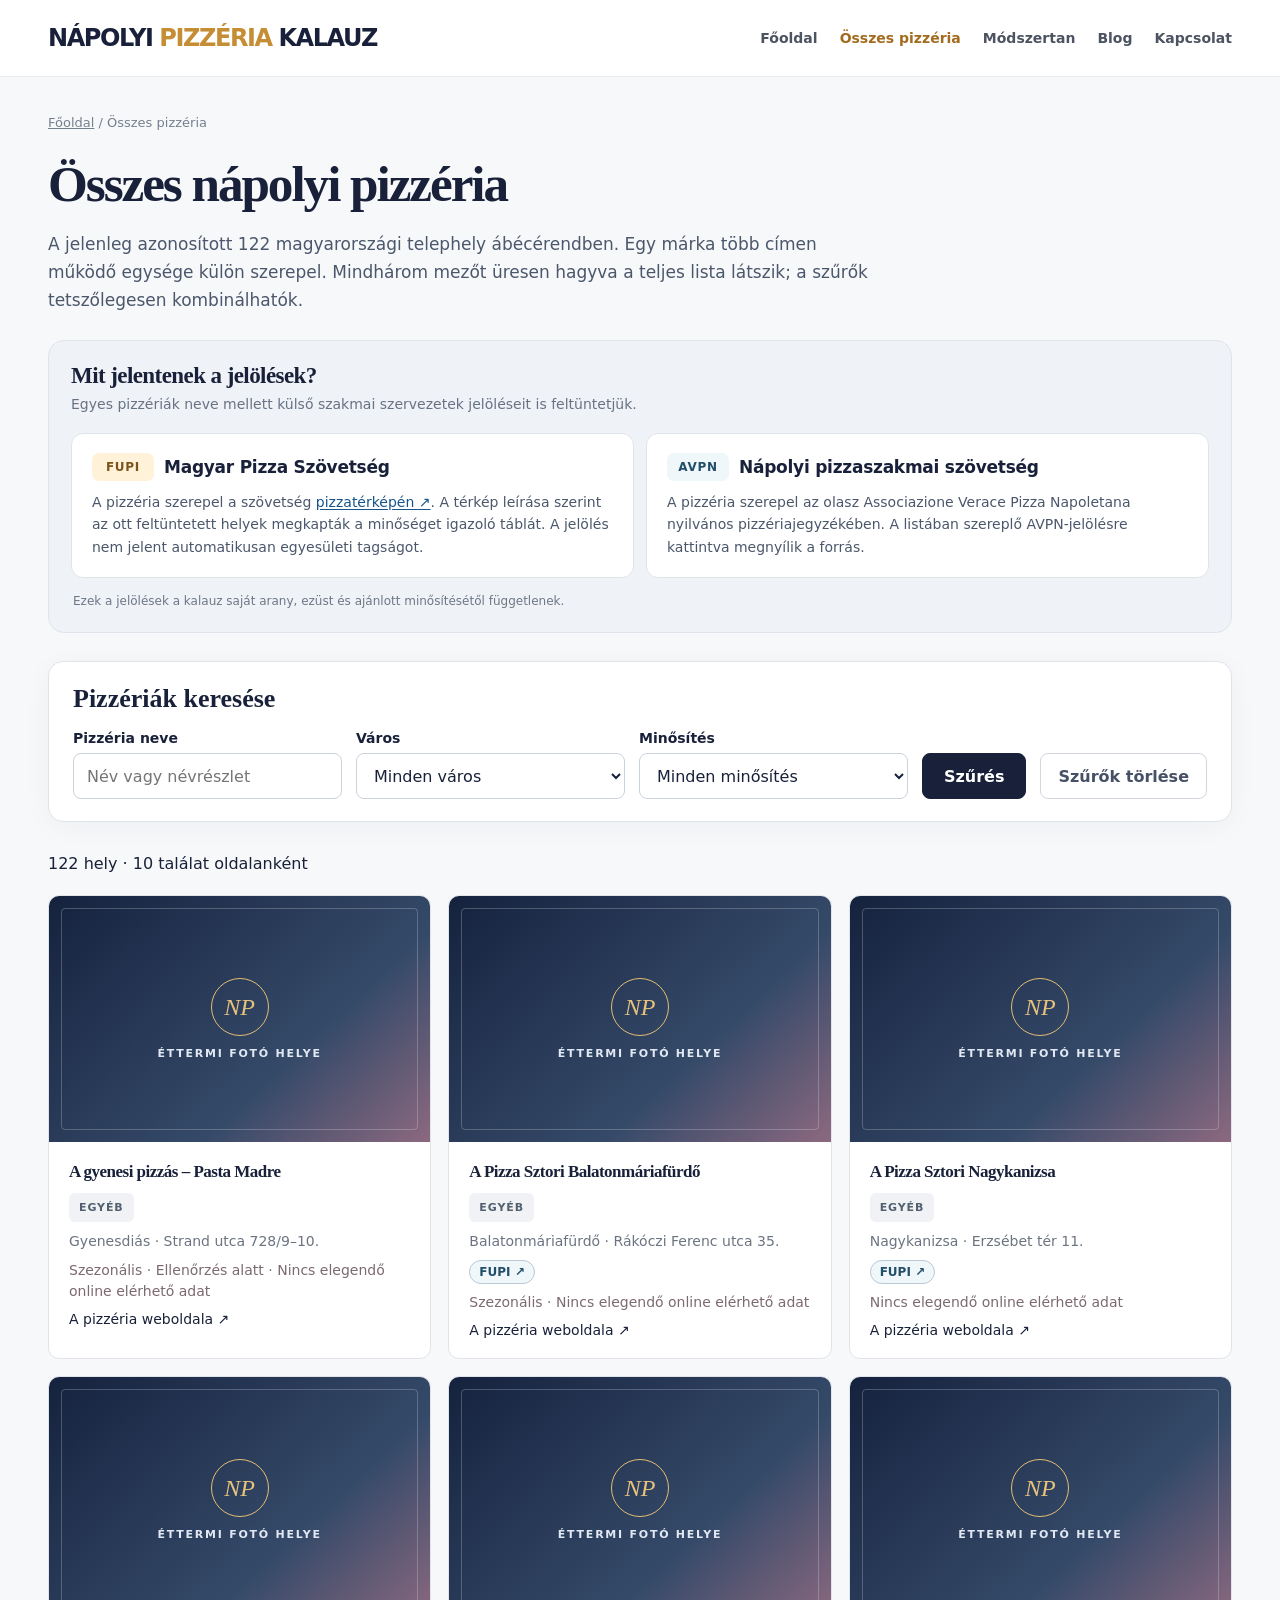
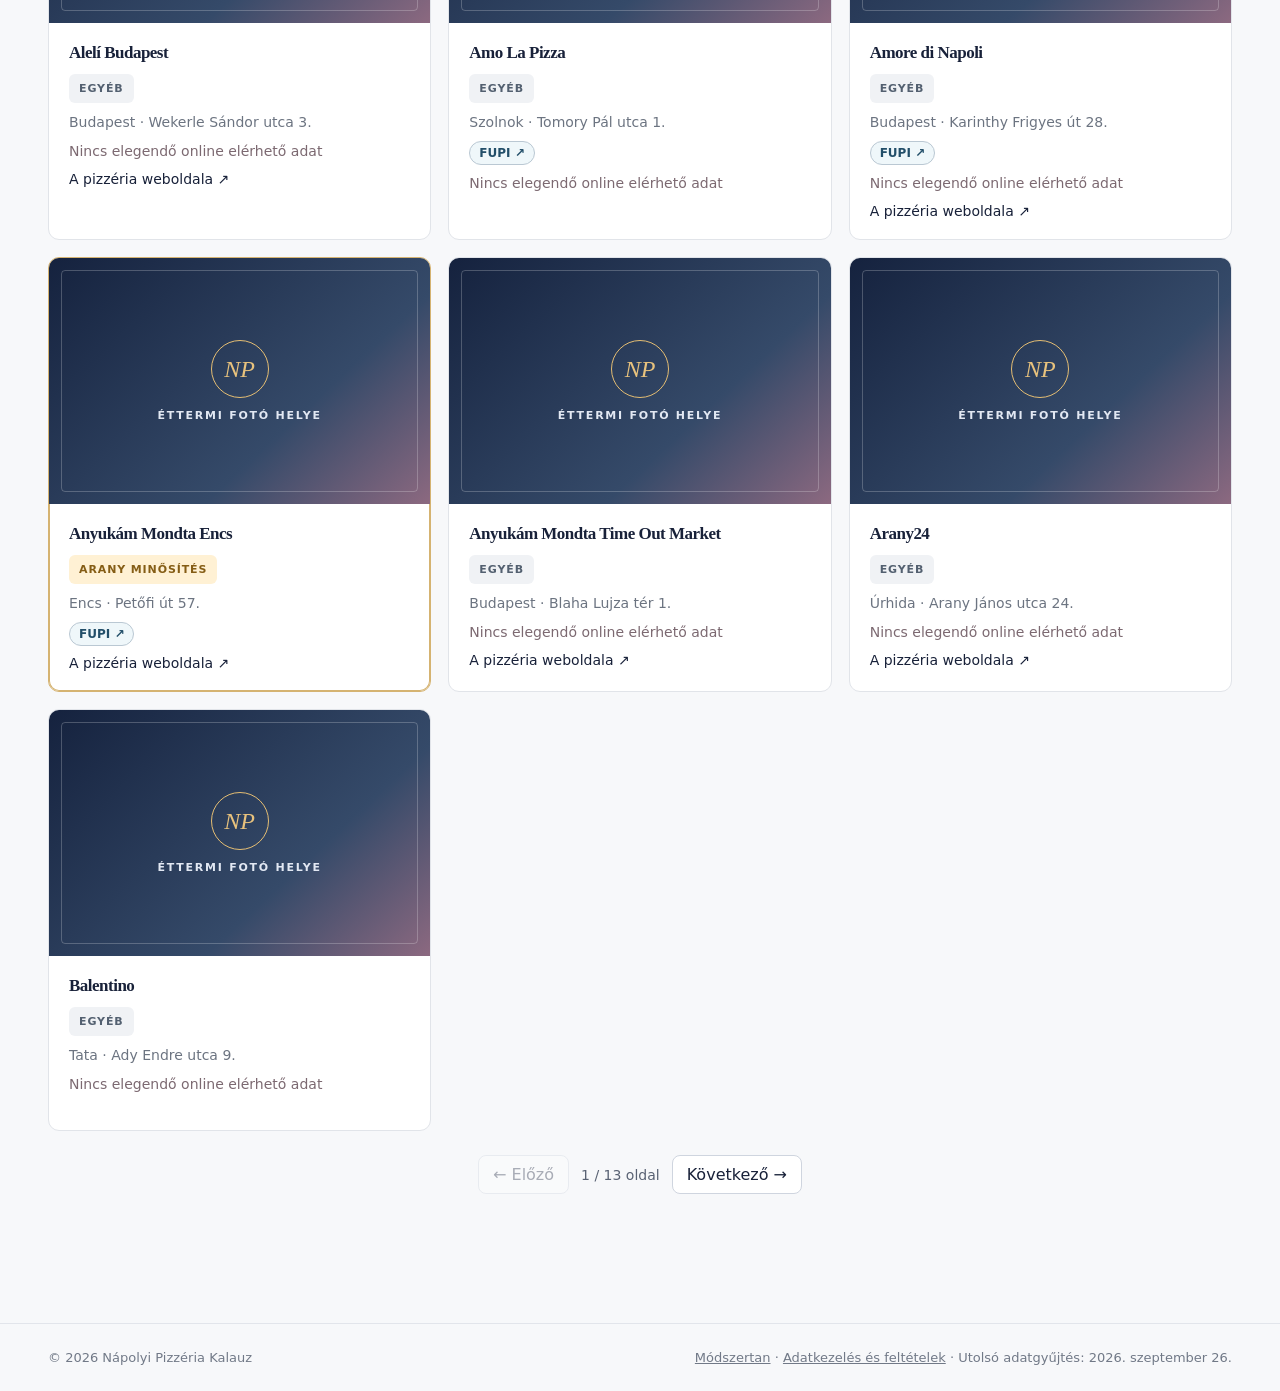
<file: docs/pizzeriak/index.html>
<!doctype html><html lang="hu"><head><meta charset="utf-8"><meta name="viewport" content="width=device-width, initial-scale=1"><title>Nápolyi pizzériák Magyarországon – kereshető teljes lista</title><meta name="description" content="Nápolyi pizzériák ábécérendben, külön budapesti és vidéki telephelyekkel. Keresés pizzérianév, város és minősítés szerint."><link rel="canonical" href="https://napolyipizzeriakalauz.com/pizzeriak/"><meta property="og:type" content="website"><meta property="og:title" content="Nápolyi pizzériák Magyarországon – kereshető teljes lista"><meta property="og:description" content="Nápolyi pizzériák ábécérendben, külön budapesti és vidéki telephelyekkel. Keresés pizzérianév, város és minősítés szerint."><meta property="og:url" content="https://napolyipizzeriakalauz.com/pizzeriak/"><link rel="icon" href="https://napolyipizzeriakalauz.com/favicon.svg" type="image/svg+xml"><style>
:root{font-family:Inter,ui-sans-serif,system-ui,-apple-system,"Segoe UI",sans-serif;color:#182139;background:#f7f8fa}*{box-sizing:border-box}body{margin:0}button,input,select{font:inherit}button{cursor:pointer}a{color:inherit;text-decoration:none}.shell{max-width:1240px;margin:auto;padding:0 28px}.header{background:#fff;border-bottom:1px solid #e7e9ed;position:sticky;top:0;z-index:10}.header-inner{height:76px;display:flex;align-items:center;justify-content:space-between;gap:28px}.brand{font-weight:900;letter-spacing:-.06em;font-size:24px;white-space:nowrap}.brand span{color:#c58d34}.nav{display:flex;gap:30px;color:#4c5361;font-size:14px;font-weight:700}.nav a:hover,.nav a.active{color:#a36b1e}.top-right{font-size:12px;background:#f2f3f5;border-radius:99px;padding:9px 12px;color:#667081}.intro{display:grid;grid-template-columns:1.12fr .88fr;min-height:300px;background:#182139;color:white;overflow:hidden}.intro-copy{padding:42px max(28px,calc((100vw - 1184px)/2));padding-right:30px;align-self:center}.eyebrow{color:#edc271;font-size:12px;font-weight:900;letter-spacing:.16em;text-transform:uppercase}.intro h1{font-family:Georgia,serif;font-size:clamp(35px,4vw,56px);letter-spacing:-.045em;line-height:1.06;margin:16px 0 16px}.intro p{color:#d5d9e4;line-height:1.6;font-size:16px;max-width:560px;margin:0}.intro-photo{background:#614539 url('./pizza.jpg') center 54%/cover}.main{padding-top:34px;padding-bottom:80px}.featured{display:flex;align-items:center;justify-content:space-between;gap:18px;margin-bottom:15px}.featured h2,.results h2{font-family:Georgia,serif;font-size:27px;letter-spacing:-.03em;margin:0}.featured small{color:#7a8190;font-size:13px}.picks{display:grid;grid-template-columns:repeat(3,1fr);gap:14px;margin-bottom:42px}.pick{background:#fff;border:1px solid #e3e5e9;border-radius:12px;padding:20px;min-height:114px;display:flex;flex-direction:column;justify-content:space-between}.pick strong{font-size:17px}.pick .meta{color:#6f7684;font-size:13px}.pill{color:#7b541b;background:#fff2d8;border:1px solid #e7c681;padding:5px 9px;border-radius:20px;font-size:11px;font-weight:850;letter-spacing:.05em;white-space:nowrap}.pick-head{display:flex;justify-content:space-between;gap:10px}.search-panel{background:white;padding:22px 24px;border-radius:15px;border:1px solid #e0e4ea;box-shadow:0 5px 28px #1d25380a}.search-panel h2{font-family:Georgia,serif;margin:0 0 16px;font-size:26px}.filters{display:grid;grid-template-columns:1fr 1fr auto;gap:14px;align-items:end}.field{display:flex;flex-direction:column;gap:7px}.field label{font-size:14px;font-weight:750}.field input,.field select{width:100%;height:46px;border:1px solid #ccd2dc;border-radius:8px;padding:0 13px;background:white;color:#182139;outline-color:#ae7b34}.reset{height:46px;border:1px solid #d2d6df;border-radius:8px;background:#fff;padding:0 17px;font-weight:750;color:#465066}.results{margin-top:32px}.results-head{display:flex;justify-content:space-between;align-items:end;margin-bottom:17px}.results-head p{margin:6px 0 0;color:#777f8c;font-size:14px}.list{display:grid;gap:10px}.card{background:#fff;border:1px solid #e1e4e9;border-radius:11px;padding:18px 21px;display:flex;justify-content:space-between;align-items:center;gap:15px}.card.gold{border-left:5px solid #c79538}.card.silver{border-left:5px solid #9aa5b8}.card h3{font-size:17px;margin:0 0 6px}.card p{font-size:13px;color:#6c7481;margin:0;line-height:1.5}.card-right{display:flex;align-items:center;gap:12px;flex-shrink:0}.score{font-size:17px;font-weight:800;color:#26304a}.tag{font-size:11px;font-weight:850;letter-spacing:.08em;text-transform:uppercase;padding:8px 10px;border-radius:6px;background:#f0f2f5;color:#536070}.tag.gold{background:#fff1d4;color:#855d15}.tag.silver{background:#eef1f5;color:#586b82}.tag.recommended{background:#eaf3ed;color:#386348}.pagination{display:flex;align-items:center;justify-content:center;gap:12px;padding:24px 0}.pagination button{background:white;border:1px solid #cfd5df;border-radius:8px;padding:9px 14px;color:#182139}.pagination button:disabled{opacity:.35;cursor:default}.pagination span{font-size:14px;color:#596273}.footer{border-top:1px solid #e2e5eb;padding:26px 0;color:#717987;font-size:13px}.footer .shell{display:flex;justify-content:space-between;gap:20px}.section{display:none;padding:52px 0 90px;max-width:760px}.section.active{display:block}.section h1{font-family:Georgia,serif;font-size:44px}.section p,.section li{font-size:16px;line-height:1.7;color:#4e5867}.notice{border-left:4px solid #c79538;padding:12px 18px;background:#fff;margin-top:22px}@media(max-width:800px){.nav{gap:12px}.top-right{display:none}.intro{grid-template-columns:1fr}.intro-copy{padding:32px 24px}.intro-photo{height:180px;order:-1}.picks{grid-template-columns:1fr}.filters{grid-template-columns:1fr}.header-inner{height:auto;min-height:72px;flex-wrap:wrap;padding:14px 0}.nav{width:100%;justify-content:space-between;overflow:auto}.card{align-items:flex-start}.card-right{flex-direction:column;align-items:flex-end}.shell{padding:0 18px}.footer .shell{flex-direction:column}}

#osszes{max-width:1240px;padding-top:40px}#osszes>h1{font-size:38px;margin:0 0 22px}.list{display:grid;grid-template-columns:repeat(3,minmax(0,1fr));gap:17px}.card{padding:0;display:block;overflow:hidden;border-left-width:1px!important;min-width:0}.card.gold{border-color:#d5b371;box-shadow:inset 0 0 0 1px #d5b371}.card.silver{border-color:#b6c0cb}.photo-mock{aspect-ratio:1.55;background:linear-gradient(137deg,#15223e,#354a69 65%,#8c6980);color:#e8c27d;display:flex;flex-direction:column;align-items:center;justify-content:center;gap:11px;position:relative}.photo-mock:after{content:"";position:absolute;inset:12px;border:1px solid #ffffff39;border-radius:4px}.photo-mock span{letter-spacing:.16em;font-size:11px;font-weight:800;color:#e2e8f3}.photo-mark{height:58px;width:58px;border:1px solid #e4bd73;border-radius:50%;display:grid;place-items:center;font:italic 24px Georgia,serif}.card-body{padding:20px;min-height:145px}.card-title{display:flex;flex-direction:column;align-items:start;gap:11px;margin-bottom:9px}.card h3{margin:0}.card p{font-size:14px}.card-status{margin-top:8px!important;color:#7c6971!important}.card-status:empty{display:none}.card.empty{padding:24px;grid-column:1/-1}.picks{margin-bottom:4px}.pick{padding:0;overflow:hidden;min-height:0}.pick .photo-mock{aspect-ratio:1.45}.pick-content{padding:18px 20px 20px}.pick-content h3{font-size:19px;line-height:1.3;margin:13px 0 5px}.pick-content p{color:#646d7b;margin:0;font-size:14px}.pick-content small{display:block;color:#847365;margin-top:10px}.carousel-controls{display:flex;gap:8px}.carousel-controls button{width:42px;height:42px;border:1px solid #cbd0d9;background:#fff;border-radius:50%;font-size:20px;color:#1b2944}.carousel-controls button:hover{background:#182139;color:white}.carousel-note{font-size:13px;color:#8a91a0;margin:12px 0 0}.featured{align-items:end}.nav{gap:22px}.footer{margin-top:25px}@media(max-width:1000px){.list{grid-template-columns:repeat(2,minmax(0,1fr))}.picks{grid-template-columns:repeat(2,1fr)}}@media(max-width:700px){.list,.picks{grid-template-columns:1fr}.featured h2{font-size:24px}.featured small{display:block;margin-top:6px}.carousel-controls button{width:39px;height:39px}.intro-photo{height:150px}.intro{min-height:0}.pick .photo-mock{aspect-ratio:1.8}.nav{font-size:13px;gap:16px;white-space:nowrap}#osszes>h1{font-size:32px}}
.filters{grid-template-columns:minmax(170px,1fr) minmax(150px,1fr) minmax(160px,1fr) auto auto}.apply{height:46px;background:#182139;color:#fff;border:1px solid #182139;border-radius:8px;padding:0 21px;font-weight:800}.apply:hover{background:#30456c}@media(max-width:800px){.filters{grid-template-columns:1fr 1fr}.filters button{width:100%}}@media(max-width:500px){.filters{grid-template-columns:1fr}}
[hidden]{display:none!important}.section{display:block}.site-main{max-width:1240px;margin:auto;padding:38px 28px 80px}.site-main h1{font-family:Georgia,serif;letter-spacing:-.04em;font-size:clamp(34px,4vw,52px);margin:0 0 16px}.lead{font-size:17px;line-height:1.65;color:#4b576b;max-width:820px}.breadcrumb{font-size:13px;color:#767f8e;margin-bottom:24px}.breadcrumb a{text-decoration:underline}.plain-card{background:#fff;border:1px solid #e1e4e9;border-radius:12px;padding:22px;margin:14px 0}.plain-card p{font-size:15px;line-height:1.65}.plain-card a,.prose a,.card-link{color:#15558c;text-decoration:underline;text-underline-offset:2px}.detail-meta{display:flex;gap:10px;flex-wrap:wrap;align-items:center}.detail-meta .tag{letter-spacing:0}.prose{max-width:780px}.prose h2{font-family:Georgia,serif;font-size:27px;margin-top:34px}.prose p,.prose li{font-size:16px;line-height:1.75;color:#4b576b}.list{margin-top:22px}.filters{grid-template-columns:minmax(170px,1fr) minmax(140px,1fr) minmax(160px,1fr) auto auto}.filters button{height:46px}.card-link{display:inline-block;font-size:14px;font-weight:700;margin-top:12px}.card .card-body{min-height:174px}.card h2{font-size:17px;margin:0}.card .tag{display:inline-block}.link-row{display:flex;gap:16px;flex-wrap:wrap;margin-top:9px}.link-row a{font-size:14px}.site-tag{font-size:12px;background:#fff2d8;color:#7b541b;padding:6px 10px;border-radius:20px}.footer a{text-decoration:underline}.notice{border-left:4px solid #c79538;padding:14px 18px;background:#fff}.carousel-controls button:focus-visible,.apply:focus-visible,a:focus-visible{outline:3px solid #e9b963;outline-offset:3px}.photo-mock{aspect-ratio:1.55}.header .nav a.active{color:#a36b1e}@media(max-width:1000px){.filters{grid-template-columns:repeat(2,minmax(0,1fr))}}@media(max-width:700px){.site-main{padding:30px 18px 60px}.filters{grid-template-columns:1fr}.header-inner{gap:12px}.nav{overflow-x:auto}.link-row{flex-direction:column;gap:8px}}

.photo-mock.venue-photo{position:relative;overflow:hidden}.venue-photo .venue-image{width:100%;height:100%;object-fit:cover;display:block}.venue-photo .photo-credit{position:absolute;bottom:0;left:0;right:0;background:#101928eb;color:#fff;padding:7px 9px;font-size:12px;line-height:1.4}.photo-credit a{color:#fff;text-decoration:underline}.photo-credit a:hover{color:#f1d293}.photo-credit a:first-child{white-space:nowrap;font-family:Arial,sans-serif;font-weight:400}
.prose > .venue-photo{max-width:760px;margin:22px 0 28px;border-radius:14px}
.association-badges{display:flex;flex-wrap:wrap;gap:7px;margin:8px 0}.association-badges a{border:1px solid #bac8d3;border-radius:20px;padding:4px 9px;color:#224e69;background:#eff7fa;font-size:12px;font-weight:700;text-decoration:none}.association-badges a:hover{text-decoration:underline}
.association-guide{margin:26px 0 28px;padding:22px;background:#eff2f6;border:1px solid #e0e5ec;border-radius:16px}.association-guide h2{font-family:Georgia,serif;font-size:23px;letter-spacing:-.025em;margin:0 0 5px}.association-guide .guide-intro{font-size:14px;color:#677385;line-height:1.55;margin:0 0 17px}.guide-grid{display:grid;grid-template-columns:repeat(2,minmax(0,1fr));gap:12px}.guide-item{background:#fff;border:1px solid #e0e4e9;border-radius:12px;padding:19px 20px}.guide-item-head{display:flex;align-items:center;gap:10px;margin-bottom:10px}.guide-mark{display:inline-flex;align-items:center;justify-content:center;min-width:62px;padding:7px 10px;border-radius:7px;font-size:12px;font-weight:850;letter-spacing:.06em;background:#fff2d8;color:#7b541b}.guide-mark.avpn{background:#eff7fa;color:#224e69}.guide-item h3{margin:0;font-size:17px;letter-spacing:-.015em}.guide-item p{font-size:14px;line-height:1.6;color:#4b576b;margin:0}.guide-item a{color:#15558c;text-decoration:underline;text-underline-offset:2px}.guide-note{font-size:12px;color:#6e7786;line-height:1.5;margin:14px 2px 0}@media(max-width:700px){.association-guide{padding:17px;margin:21px 0 24px}.guide-grid{grid-template-columns:1fr}.guide-item{padding:17px}}

.blog-list{display:grid;grid-template-columns:repeat(3,minmax(0,1fr));gap:20px;margin:32px 0}.blog-card{background:#fff;border:1px solid #e1e4e9;border-radius:16px;padding:26px;display:flex;flex-direction:column;min-height:310px;box-shadow:0 9px 32px #1821390a}.blog-card h2{font-family:Georgia,serif;font-size:25px;line-height:1.2;letter-spacing:-.02em;margin:22px 0 12px}.blog-card h2 a{color:#182139;text-decoration:none}.blog-card h2 a:hover{text-decoration:underline}.blog-card p{color:#556173;line-height:1.55;margin:0 0 20px}.blog-card .card-link{margin-top:auto}.article-kicker{display:inline-block;color:#946118;text-transform:uppercase;letter-spacing:.14em;font-size:11px;font-weight:800}.article-meta{margin:0 0 25px!important;color:#747e8d!important;font-size:13px!important}.article-content{border-top:1px solid #e1e4e9;padding-top:8px}.article-content p{margin:16px 0 21px}.article-content h2{margin-top:38px}.article-source{border-top:1px solid #e2e6eb;margin-top:44px!important;padding-top:18px;color:#687487!important;font-size:13px!important}.article-pull{background:#fbf4e9;border-left:4px solid #c79538;padding:20px 24px;border-radius:0 10px 10px 0}.article-return{margin-top:38px;font-weight:700}@media(max-width:900px){.blog-list{grid-template-columns:repeat(2,minmax(0,1fr))}}@media(max-width:650px){.blog-list{grid-template-columns:1fr}.blog-card{min-height:0;padding:22px}.blog-card h2{font-size:23px}}
</style><script type="application/ld+json">{"@context": "https://schema.org", "@type": "CollectionPage", "name": "Nápolyi pizzériák Magyarországon", "url": "https://napolyipizzeriakalauz.com/pizzeriak/", "numberOfItems": 122}</script><script defer src="https://napolyipizzeriakalauz.com/photo-config.js?v=7ad16bc7910e"></script><script defer src="https://napolyipizzeriakalauz.com/venue-photos.js?v=35744f89988c"></script></head><body><header class="header"><div class="shell header-inner"><a href="https://napolyipizzeriakalauz.com/" class="brand">NÁPOLYI <span>PIZZÉRIA</span> KALAUZ</a><nav class="nav" aria-label="Főmenü"><a href="https://napolyipizzeriakalauz.com/" class="">Főoldal</a><a href="https://napolyipizzeriakalauz.com/pizzeriak/" class="active">Összes pizzéria</a><a href="https://napolyipizzeriakalauz.com/modszertan/" class="">Módszertan</a><a href="https://napolyipizzeriakalauz.com/blog/" class="">Blog</a><a href="https://napolyipizzeriakalauz.com/kapcsolat/" class="">Kapcsolat</a></nav></div></header><main class="site-main"><div class="breadcrumb"><a href="https://napolyipizzeriakalauz.com/">Főoldal</a> / Összes pizzéria</div><h1>Összes nápolyi pizzéria</h1><p class="lead">A jelenleg azonosított 122 magyarországi telephely ábécérendben. Egy márka több címen működő egysége külön szerepel. Mindhárom mezőt üresen hagyva a teljes lista látszik; a szűrők tetszőlegesen kombinálhatók.</p><aside class="association-guide" aria-labelledby="association-guide-title"><h2 id="association-guide-title">Mit jelentenek a jelölések?</h2><p class="guide-intro">Egyes pizzériák neve mellett külső szakmai szervezetek jelöléseit is feltüntetjük.</p><div class="guide-grid"><div class="guide-item"><div class="guide-item-head"><span class="guide-mark">FUPI</span><h3>Magyar Pizza Szövetség</h3></div><p>A pizzéria szerepel a szövetség <a href="https://fupihungary.hu/#pizzaterkep" target="_blank" rel="noopener noreferrer">pizzatérképén ↗</a>. A térkép leírása szerint az ott feltüntetett helyek megkapták a minőséget igazoló táblát. A jelölés nem jelent automatikusan egyesületi tagságot.</p></div><div class="guide-item"><div class="guide-item-head"><span class="guide-mark avpn">AVPN</span><h3>Nápolyi pizzaszakmai szövetség</h3></div><p>A pizzéria szerepel az olasz Associazione Verace Pizza Napoletana nyilvános pizzériajegyzékében. A listában szereplő AVPN-jelölésre kattintva megnyílik a forrás.</p></div></div><p class="guide-note">Ezek a jelölések a kalauz saját arany, ezüst és ajánlott minősítésétől függetlenek.</p></aside><form class="search-panel" id="filter-form"><h2>Pizzériák keresése</h2><div class="filters"><div class="field"><label for="name-search">Pizzéria neve</label><input id="name-search" type="search" placeholder="Név vagy névrészlet"></div><div class="field"><label for="city">Város</label><select id="city"><option value="">Minden város</option><option value="Ajka">Ajka</option><option value="Alsónémedi">Alsónémedi</option><option value="Baja">Baja</option><option value="Balatonakarattya">Balatonakarattya</option><option value="Balatonföldvár">Balatonföldvár</option><option value="Balatonlelle">Balatonlelle</option><option value="Balatonmáriafürdő">Balatonmáriafürdő</option><option value="Balatonszemes">Balatonszemes</option><option value="Budakalász">Budakalász</option><option value="Budapest">Budapest</option><option value="Békéscsaba">Békéscsaba</option><option value="Debrecen">Debrecen</option><option value="Diósd">Diósd</option><option value="Dunakeszi">Dunakeszi</option><option value="Eger">Eger</option><option value="Encs">Encs</option><option value="Gyenesdiás">Gyenesdiás</option><option value="Győr">Győr</option><option value="Göd">Göd</option><option value="Gödöllő">Gödöllő</option><option value="Hatvan">Hatvan</option><option value="Herend">Herend</option><option value="Kecskemét">Kecskemét</option><option value="Kistarcsa">Kistarcsa</option><option value="Komárom">Komárom</option><option value="Mikepércs">Mikepércs</option><option value="Miskolc">Miskolc</option><option value="Mohács">Mohács</option><option value="Monor">Monor</option><option value="Nagykanizsa">Nagykanizsa</option><option value="Nyíregyháza">Nyíregyháza</option><option value="Onga">Onga</option><option value="Páty">Páty</option><option value="Pécs">Pécs</option><option value="Siófok">Siófok</option><option value="Sopron">Sopron</option><option value="Szeged">Szeged</option><option value="Szekszárd">Szekszárd</option><option value="Szentendre">Szentendre</option><option value="Szerencs">Szerencs</option><option value="Szigliget">Szigliget</option><option value="Szolnok">Szolnok</option><option value="Szombathely">Szombathely</option><option value="Székesfehérvár">Székesfehérvár</option><option value="Sárvár">Sárvár</option><option value="Tata">Tata</option><option value="Tatabánya">Tatabánya</option><option value="Vecsés">Vecsés</option><option value="Veszprém">Veszprém</option><option value="Vác">Vác</option><option value="Zalaegerszeg">Zalaegerszeg</option><option value="Úrhida">Úrhida</option><option value="Őrbottyán">Őrbottyán</option></select></div><div class="field"><label for="rating">Minősítés</label><select id="rating"><option value="">Minden minősítés</option><option value="gold">Arany minősítés</option><option value="silver">Ezüst minősítés</option><option value="recommended">Ajánlott</option><option value="unrated">Egyéb</option></select></div><button type="submit" class="apply">Szűrés</button><button type="button" class="reset" id="clear">Szűrők törlése</button></div></form><section class="results"><p id="result-count">122 hely</p><div id="list" class="list"><article class="card " data-name="a gyenesi pizzás – pasta madre" data-city="Gyenesdiás" data-grade="unrated"><div class="photo-mock venue-photo" data-place-name="A gyenesi pizzás – Pasta Madre" data-place-city="Gyenesdiás" data-place-address="Strand utca 728/9–10." data-photo-lookup-name="A gyenesi pizzás" data-photo-lookup-address="Strand utca 1." role="img" aria-label="A gyenesi pizzás – Pasta Madre: az éttermi fotó helye"><div class="photo-mark">NP</div><span>ÉTTERMI FOTÓ HELYE</span></div><div class="card-body"><div class="card-title"><h2>A gyenesi pizzás – Pasta Madre</h2><span class="tag unrated">Egyéb</span></div><p>Gyenesdiás · Strand utca 728/9–10.</p><p class="card-status">Szezonális · Ellenőrzés alatt · Nincs elegendő online elérhető adat</p><div class="link-row"><a href="https://www.gyenesdias.info.hu/etterem/a-gyenesi-pizzas/" target="_blank" rel="noopener noreferrer">A pizzéria weboldala ↗</a></div></div></article><article class="card " data-name="a pizza sztori balatonmáriafürdő" data-city="Balatonmáriafürdő" data-grade="unrated"><div class="photo-mock venue-photo" data-place-name="A Pizza Sztori Balatonmáriafürdő" data-place-city="Balatonmáriafürdő" data-place-address="Rákóczi Ferenc utca 35." data-photo-lookup-name="" data-photo-lookup-address="" role="img" aria-label="A Pizza Sztori Balatonmáriafürdő: az éttermi fotó helye"><div class="photo-mark">NP</div><span>ÉTTERMI FOTÓ HELYE</span></div><div class="card-body"><div class="card-title"><h2>A Pizza Sztori Balatonmáriafürdő</h2><span class="tag unrated">Egyéb</span></div><p>Balatonmáriafürdő · Rákóczi Ferenc utca 35.</p><div class="association-badges"><a href="https://fupihungary.hu/#pizzaterkep" target="_blank" rel="noopener noreferrer">FUPI ↗</a></div><p class="card-status">Szezonális · Nincs elegendő online elérhető adat</p><div class="link-row"><a href="https://pizzasztori.hu/balaton" target="_blank" rel="noopener noreferrer">A pizzéria weboldala ↗</a></div></div></article><article class="card " data-name="a pizza sztori nagykanizsa" data-city="Nagykanizsa" data-grade="unrated"><div class="photo-mock venue-photo" data-place-name="A Pizza Sztori Nagykanizsa" data-place-city="Nagykanizsa" data-place-address="Erzsébet tér 11." data-photo-lookup-name="A Pizza Sztori Kanizsa" data-photo-lookup-address="" role="img" aria-label="A Pizza Sztori Nagykanizsa: az éttermi fotó helye"><div class="photo-mark">NP</div><span>ÉTTERMI FOTÓ HELYE</span></div><div class="card-body"><div class="card-title"><h2>A Pizza Sztori Nagykanizsa</h2><span class="tag unrated">Egyéb</span></div><p>Nagykanizsa · Erzsébet tér 11.</p><div class="association-badges"><a href="https://fupihungary.hu/#pizzaterkep" target="_blank" rel="noopener noreferrer">FUPI ↗</a></div><p class="card-status">Nincs elegendő online elérhető adat</p><div class="link-row"><a href="https://pizzasztori.hu/nagykanizsa" target="_blank" rel="noopener noreferrer">A pizzéria weboldala ↗</a></div></div></article><article class="card " data-name="alelí budapest" data-city="Budapest" data-grade="unrated"><div class="photo-mock venue-photo" data-place-name="Alelí Budapest" data-place-city="Budapest" data-place-address="Wekerle Sándor utca 3." data-photo-lookup-name="" data-photo-lookup-address="" role="img" aria-label="Alelí Budapest: az éttermi fotó helye"><div class="photo-mark">NP</div><span>ÉTTERMI FOTÓ HELYE</span></div><div class="card-body"><div class="card-title"><h2>Alelí Budapest</h2><span class="tag unrated">Egyéb</span></div><p>Budapest · Wekerle Sándor utca 3.</p><p class="card-status">Nincs elegendő online elérhető adat</p><div class="link-row"><a href="https://aleli.hu/" target="_blank" rel="noopener noreferrer">A pizzéria weboldala ↗</a></div></div></article><article class="card " data-name="amo la pizza" data-city="Szolnok" data-grade="unrated"><div class="photo-mock venue-photo" data-place-name="Amo La Pizza" data-place-city="Szolnok" data-place-address="Tomory Pál utca 1." data-photo-lookup-name="" data-photo-lookup-address="" role="img" aria-label="Amo La Pizza: az éttermi fotó helye"><div class="photo-mark">NP</div><span>ÉTTERMI FOTÓ HELYE</span></div><div class="card-body"><div class="card-title"><h2>Amo La Pizza</h2><span class="tag unrated">Egyéb</span></div><p>Szolnok · Tomory Pál utca 1.</p><div class="association-badges"><a href="https://fupihungary.hu/#pizzaterkep" target="_blank" rel="noopener noreferrer">FUPI ↗</a></div><p class="card-status">Nincs elegendő online elérhető adat</p><div class="link-row"></div></div></article><article class="card " data-name="amore di napoli" data-city="Budapest" data-grade="unrated"><div class="photo-mock venue-photo" data-place-name="Amore di Napoli" data-place-city="Budapest" data-place-address="Karinthy Frigyes út 28." data-photo-lookup-name="" data-photo-lookup-address="" role="img" aria-label="Amore di Napoli: az éttermi fotó helye"><div class="photo-mark">NP</div><span>ÉTTERMI FOTÓ HELYE</span></div><div class="card-body"><div class="card-title"><h2>Amore di Napoli</h2><span class="tag unrated">Egyéb</span></div><p>Budapest · Karinthy Frigyes út 28.</p><div class="association-badges"><a href="https://fupihungary.hu/#pizzaterkep" target="_blank" rel="noopener noreferrer">FUPI ↗</a></div><p class="card-status">Nincs elegendő online elérhető adat</p><div class="link-row"><a href="https://amoredinapoli.hu/" target="_blank" rel="noopener noreferrer">A pizzéria weboldala ↗</a></div></div></article><article class="card gold" data-name="anyukám mondta encs" data-city="Encs" data-grade="gold"><div class="photo-mock venue-photo" data-place-name="Anyukám Mondta Encs" data-place-city="Encs" data-place-address="Petőfi út 57." data-photo-lookup-name="" data-photo-lookup-address="" role="img" aria-label="Anyukám Mondta Encs: az éttermi fotó helye"><div class="photo-mark">NP</div><span>ÉTTERMI FOTÓ HELYE</span></div><div class="card-body"><div class="card-title"><h2>Anyukám Mondta Encs</h2><span class="tag gold">Arany minősítés</span></div><p>Encs · Petőfi út 57.</p><div class="association-badges"><a href="https://fupihungary.hu/#pizzaterkep" target="_blank" rel="noopener noreferrer">FUPI ↗</a></div><p class="card-status"></p><div class="link-row"><a href="https://anyukammondta.hu/" target="_blank" rel="noopener noreferrer">A pizzéria weboldala ↗</a></div></div></article><article class="card " data-name="anyukám mondta time out market" data-city="Budapest" data-grade="unrated"><div class="photo-mock venue-photo" data-place-name="Anyukám Mondta Time Out Market" data-place-city="Budapest" data-place-address="Blaha Lujza tér 1." data-photo-lookup-name="" data-photo-lookup-address="" role="img" aria-label="Anyukám Mondta Time Out Market: az éttermi fotó helye"><div class="photo-mark">NP</div><span>ÉTTERMI FOTÓ HELYE</span></div><div class="card-body"><div class="card-title"><h2>Anyukám Mondta Time Out Market</h2><span class="tag unrated">Egyéb</span></div><p>Budapest · Blaha Lujza tér 1.</p><p class="card-status">Nincs elegendő online elérhető adat</p><div class="link-row"><a href="https://www.timeout.com/hu/time-out-market-budapest/ettermek/anyukammondta" target="_blank" rel="noopener noreferrer">A pizzéria weboldala ↗</a></div></div></article><article class="card " data-name="arany24" data-city="Úrhida" data-grade="unrated"><div class="photo-mock venue-photo" data-place-name="Arany24" data-place-city="Úrhida" data-place-address="Arany János utca 24." data-photo-lookup-name="" data-photo-lookup-address="" role="img" aria-label="Arany24: az éttermi fotó helye"><div class="photo-mark">NP</div><span>ÉTTERMI FOTÓ HELYE</span></div><div class="card-body"><div class="card-title"><h2>Arany24</h2><span class="tag unrated">Egyéb</span></div><p>Úrhida · Arany János utca 24.</p><p class="card-status">Nincs elegendő online elérhető adat</p><div class="link-row"><a href="https://arany24.hu/etlap/" target="_blank" rel="noopener noreferrer">A pizzéria weboldala ↗</a></div></div></article><article class="card " data-name="balentino" data-city="Tata" data-grade="unrated"><div class="photo-mock venue-photo" data-place-name="Balentino" data-place-city="Tata" data-place-address="Ady Endre utca 9." data-photo-lookup-name="" data-photo-lookup-address="" role="img" aria-label="Balentino: az éttermi fotó helye"><div class="photo-mark">NP</div><span>ÉTTERMI FOTÓ HELYE</span></div><div class="card-body"><div class="card-title"><h2>Balentino</h2><span class="tag unrated">Egyéb</span></div><p>Tata · Ady Endre utca 9.</p><p class="card-status">Nincs elegendő online elérhető adat</p><div class="link-row"></div></div></article><article class="card gold" data-name="bazsalikom nápolyi pizzéria" data-city="Kistarcsa" data-grade="gold"><div class="photo-mock venue-photo" data-place-name="Bazsalikom Nápolyi Pizzéria" data-place-city="Kistarcsa" data-place-address="Szabadság út 6." data-photo-lookup-name="" data-photo-lookup-address="" role="img" aria-label="Bazsalikom Nápolyi Pizzéria: az éttermi fotó helye"><div class="photo-mark">NP</div><span>ÉTTERMI FOTÓ HELYE</span></div><div class="card-body"><div class="card-title"><h2>Bazsalikom Nápolyi Pizzéria</h2><span class="tag gold">Arany minősítés</span></div><p>Kistarcsa · Szabadság út 6.</p><div class="association-badges"><a href="https://fupihungary.hu/#pizzaterkep" target="_blank" rel="noopener noreferrer">FUPI ↗</a></div><p class="card-status"></p><div class="link-row"></div></div></article><article class="card " data-name="bazsalito" data-city="Tatabánya" data-grade="unrated"><div class="photo-mock venue-photo" data-place-name="Bazsalito" data-place-city="Tatabánya" data-place-address="" data-photo-lookup-name="" data-photo-lookup-address="" role="img" aria-label="Bazsalito: az éttermi fotó helye"><div class="photo-mark">NP</div><span>ÉTTERMI FOTÓ HELYE</span></div><div class="card-body"><div class="card-title"><h2>Bazsalito</h2><span class="tag unrated">Egyéb</span></div><p>Tatabánya</p><p class="card-status">Nincs elegendő online elérhető adat</p><div class="link-row"><a href="https://bazsalito.hu/" target="_blank" rel="noopener noreferrer">A pizzéria weboldala ↗</a></div></div></article><article class="card gold" data-name="belli di mamma" data-city="Budapest" data-grade="gold"><div class="photo-mock venue-photo" data-place-name="Belli di Mamma" data-place-city="Budapest" data-place-address="Akácfa utca 45." data-photo-lookup-name="" data-photo-lookup-address="" role="img" aria-label="Belli di Mamma: az éttermi fotó helye"><div class="photo-mark">NP</div><span>ÉTTERMI FOTÓ HELYE</span></div><div class="card-body"><div class="card-title"><h2>Belli di Mamma</h2><span class="tag gold">Arany minősítés</span></div><p>Budapest · Akácfa utca 45.</p><div class="association-badges"><a href="https://fupihungary.hu/#pizzaterkep" target="_blank" rel="noopener noreferrer">FUPI ↗</a></div><p class="card-status"></p><div class="link-row"><a href="https://www.bellidimamma.hu/menu/index.php" target="_blank" rel="noopener noreferrer">A pizzéria weboldala ↗</a></div></div></article><article class="card " data-name="benjamin’s napoletana" data-city="Győr" data-grade="unrated"><div class="photo-mock venue-photo" data-place-name="Benjamin’s Napoletana" data-place-city="Győr" data-place-address="Királyszék út 35." data-photo-lookup-name="" data-photo-lookup-address="" role="img" aria-label="Benjamin’s Napoletana: az éttermi fotó helye"><div class="photo-mark">NP</div><span>ÉTTERMI FOTÓ HELYE</span></div><div class="card-body"><div class="card-title"><h2>Benjamin’s Napoletana</h2><span class="tag unrated">Egyéb</span></div><p>Győr · Királyszék út 35.</p><p class="card-status">Nincs elegendő online elérhető adat</p><div class="link-row"></div></div></article><article class="card " data-name="biga" data-city="Budapest" data-grade="recommended"><div class="photo-mock venue-photo" data-place-name="BIGA" data-place-city="Budapest" data-place-address="Pannónia utca 13." data-photo-lookup-name="" data-photo-lookup-address="" role="img" aria-label="BIGA: az éttermi fotó helye"><div class="photo-mark">NP</div><span>ÉTTERMI FOTÓ HELYE</span></div><div class="card-body"><div class="card-title"><h2>BIGA</h2><span class="tag recommended">Ajánlott</span></div><p>Budapest · Pannónia utca 13.</p><p class="card-status"></p><div class="link-row"></div></div></article><article class="card " data-name="bss napoli pizza" data-city="Budakalász" data-grade="unrated"><div class="photo-mock venue-photo" data-place-name="BSS Napoli Pizza" data-place-city="Budakalász" data-place-address="" data-photo-lookup-name="" data-photo-lookup-address="" role="img" aria-label="BSS Napoli Pizza: az éttermi fotó helye"><div class="photo-mark">NP</div><span>ÉTTERMI FOTÓ HELYE</span></div><div class="card-body"><div class="card-title"><h2>BSS Napoli Pizza</h2><span class="tag unrated">Egyéb</span></div><p>Budakalász</p><p class="card-status">Nincs elegendő online elérhető adat</p><div class="link-row"><a href="https://bsspizza.hu/" target="_blank" rel="noopener noreferrer">A pizzéria weboldala ↗</a></div></div></article><article class="card " data-name="burba pizza dürer" data-city="Budapest" data-grade="unrated"><div class="photo-mock venue-photo" data-place-name="Burba Pizza Dürer" data-place-city="Budapest" data-place-address="Öböl utca 1." data-photo-lookup-name="" data-photo-lookup-address="" role="img" aria-label="Burba Pizza Dürer: az éttermi fotó helye"><div class="photo-mark">NP</div><span>ÉTTERMI FOTÓ HELYE</span></div><div class="card-body"><div class="card-title"><h2>Burba Pizza Dürer</h2><span class="tag unrated">Egyéb</span></div><p>Budapest · Öböl utca 1.</p><p class="card-status">Nincs elegendő online elérhető adat</p><div class="link-row"><a href="https://durerkert.com/" target="_blank" rel="noopener noreferrer">A pizzéria weboldala ↗</a></div></div></article><article class="card " data-name="béni’s pizza napoletana" data-city="Budapest" data-grade="unrated"><div class="photo-mock venue-photo" data-place-name="Béni’s Pizza Napoletana" data-place-city="Budapest" data-place-address="" data-photo-lookup-name="" data-photo-lookup-address="" role="img" aria-label="Béni’s Pizza Napoletana: az éttermi fotó helye"><div class="photo-mark">NP</div><span>ÉTTERMI FOTÓ HELYE</span></div><div class="card-body"><div class="card-title"><h2>Béni’s Pizza Napoletana</h2><span class="tag unrated">Egyéb</span></div><p>Budapest</p><p class="card-status">Nincs elegendő online elérhető adat</p><div class="link-row"><a href="https://www.benispizza.hu/" target="_blank" rel="noopener noreferrer">A pizzéria weboldala ↗</a></div></div></article><article class="card gold" data-name="casa di napoli" data-city="Vecsés" data-grade="gold"><div class="photo-mock venue-photo" data-place-name="Casa di Napoli" data-place-city="Vecsés" data-place-address="Telepi út 22." data-photo-lookup-name="" data-photo-lookup-address="" role="img" aria-label="Casa di Napoli: az éttermi fotó helye"><div class="photo-mark">NP</div><span>ÉTTERMI FOTÓ HELYE</span></div><div class="card-body"><div class="card-title"><h2>Casa di Napoli</h2><span class="tag gold">Arany minősítés</span></div><p>Vecsés · Telepi út 22.</p><div class="association-badges"><a href="https://fupihungary.hu/#pizzaterkep" target="_blank" rel="noopener noreferrer">FUPI ↗</a></div><p class="card-status"></p><div class="link-row"><a href="https://casadinapoli.hu/kinalat" target="_blank" rel="noopener noreferrer">A pizzéria weboldala ↗</a></div></div></article><article class="card " data-name="ciao martin" data-city="Miskolc" data-grade="unrated"><div class="photo-mock venue-photo" data-place-name="Ciao Martin" data-place-city="Miskolc" data-place-address="" data-photo-lookup-name="" data-photo-lookup-address="" role="img" aria-label="Ciao Martin: az éttermi fotó helye"><div class="photo-mark">NP</div><span>ÉTTERMI FOTÓ HELYE</span></div><div class="card-body"><div class="card-title"><h2>Ciao Martin</h2><span class="tag unrated">Egyéb</span></div><p>Miskolc</p><p class="card-status">Nincs elegendő online elérhető adat</p><div class="link-row"><a href="https://ciaomartin.hu/" target="_blank" rel="noopener noreferrer">A pizzéria weboldala ↗</a></div></div></article><article class="card gold" data-name="circo pizza napoletana" data-city="Budapest" data-grade="gold"><div class="photo-mock venue-photo" data-place-name="Circo Pizza Napoletana" data-place-city="Budapest" data-place-address="Hajós utca 21." data-photo-lookup-name="" data-photo-lookup-address="" role="img" aria-label="Circo Pizza Napoletana: az éttermi fotó helye"><div class="photo-mark">NP</div><span>ÉTTERMI FOTÓ HELYE</span></div><div class="card-body"><div class="card-title"><h2>Circo Pizza Napoletana</h2><span class="tag gold">Arany minősítés</span></div><p>Budapest · Hajós utca 21.</p><p class="card-status"></p><div class="link-row"><a href="https://www.circopizza.hu/" target="_blank" rel="noopener noreferrer">A pizzéria weboldala ↗</a></div></div></article><article class="card " data-name="cukorborsó buda" data-city="Budapest" data-grade="unrated"><div class="photo-mock venue-photo" data-place-name="Cukorborsó Buda" data-place-city="Budapest" data-place-address="Árpád fejedelem útja 125." data-photo-lookup-name="" data-photo-lookup-address="" role="img" aria-label="Cukorborsó Buda: az éttermi fotó helye"><div class="photo-mark">NP</div><span>ÉTTERMI FOTÓ HELYE</span></div><div class="card-body"><div class="card-title"><h2>Cukorborsó Buda</h2><span class="tag unrated">Egyéb</span></div><p>Budapest · Árpád fejedelem útja 125.</p><p class="card-status">Nincs elegendő online elérhető adat</p><div class="link-row"><a href="https://budapestgarden.com/vendeglatas/cukorborso" target="_blank" rel="noopener noreferrer">A pizzéria weboldala ↗</a></div></div></article><article class="card " data-name="cukorborsó páty" data-city="Páty" data-grade="unrated"><div class="photo-mock venue-photo" data-place-name="Cukorborsó Páty" data-place-city="Páty" data-place-address="Somogyi Béla út 72." data-photo-lookup-name="" data-photo-lookup-address="" role="img" aria-label="Cukorborsó Páty: az éttermi fotó helye"><div class="photo-mark">NP</div><span>ÉTTERMI FOTÓ HELYE</span></div><div class="card-body"><div class="card-title"><h2>Cukorborsó Páty</h2><span class="tag unrated">Egyéb</span></div><p>Páty · Somogyi Béla út 72.</p><div class="association-badges"><a href="https://fupihungary.hu/#pizzaterkep" target="_blank" rel="noopener noreferrer">FUPI ↗</a></div><p class="card-status">Nincs elegendő online elérhető adat</p><div class="link-row"><a href="https://cukorborso-restaurant.eatbu.com/?lang=hu" target="_blank" rel="noopener noreferrer">A pizzéria weboldala ↗</a></div></div></article><article class="card " data-name="d-bisztró" data-city="Mikepércs" data-grade="unrated"><div class="photo-mock venue-photo" data-place-name="D-bisztró" data-place-city="Mikepércs" data-place-address="Petőfi utca 71." data-photo-lookup-name="" data-photo-lookup-address="" role="img" aria-label="D-bisztró: az éttermi fotó helye"><div class="photo-mark">NP</div><span>ÉTTERMI FOTÓ HELYE</span></div><div class="card-body"><div class="card-title"><h2>D-bisztró</h2><span class="tag unrated">Egyéb</span></div><p>Mikepércs · Petőfi utca 71.</p><p class="card-status">Nincs elegendő online elérhető adat</p><div class="link-row"></div></div></article><article class="card " data-name="da mauro kecskemét" data-city="Kecskemét" data-grade="unrated"><div class="photo-mock venue-photo" data-place-name="Da Mauro Kecskemét" data-place-city="Kecskemét" data-place-address="" data-photo-lookup-name="" data-photo-lookup-address="" role="img" aria-label="Da Mauro Kecskemét: az éttermi fotó helye"><div class="photo-mark">NP</div><span>ÉTTERMI FOTÓ HELYE</span></div><div class="card-body"><div class="card-title"><h2>Da Mauro Kecskemét</h2><span class="tag unrated">Egyéb</span></div><p>Kecskemét</p><p class="card-status">Ellenőrzés alatt · Nincs elegendő online elérhető adat</p><div class="link-row"></div></div></article><article class="card " data-name="da mauro székesfehérvár" data-city="Székesfehérvár" data-grade="unrated"><div class="photo-mock venue-photo" data-place-name="Da Mauro Székesfehérvár" data-place-city="Székesfehérvár" data-place-address="" data-photo-lookup-name="" data-photo-lookup-address="" role="img" aria-label="Da Mauro Székesfehérvár: az éttermi fotó helye"><div class="photo-mark">NP</div><span>ÉTTERMI FOTÓ HELYE</span></div><div class="card-body"><div class="card-title"><h2>Da Mauro Székesfehérvár</h2><span class="tag unrated">Egyéb</span></div><p>Székesfehérvár</p><p class="card-status">Ellenőrzés alatt · Nincs elegendő online elérhető adat</p><div class="link-row"></div></div></article><article class="card " data-name="daniele urban" data-city="Diósd" data-grade="unrated"><div class="photo-mock venue-photo" data-place-name="Daniele Urban" data-place-city="Diósd" data-place-address="Gyár utca 43." data-photo-lookup-name="" data-photo-lookup-address="" role="img" aria-label="Daniele Urban: az éttermi fotó helye"><div class="photo-mark">NP</div><span>ÉTTERMI FOTÓ HELYE</span></div><div class="card-body"><div class="card-title"><h2>Daniele Urban</h2><span class="tag unrated">Egyéb</span></div><p>Diósd · Gyár utca 43.</p><p class="card-status">Nincs elegendő online elérhető adat</p><div class="link-row"></div></div></article><article class="card " data-name="digó akarattya" data-city="Balatonakarattya" data-grade="unrated"><div class="photo-mock venue-photo" data-place-name="Digó Akarattya" data-place-city="Balatonakarattya" data-place-address="Koppány sor 6." data-photo-lookup-name="" data-photo-lookup-address="" role="img" aria-label="Digó Akarattya: az éttermi fotó helye"><div class="photo-mark">NP</div><span>ÉTTERMI FOTÓ HELYE</span></div><div class="card-body"><div class="card-title"><h2>Digó Akarattya</h2><span class="tag unrated">Egyéb</span></div><p>Balatonakarattya · Koppány sor 6.</p><p class="card-status">Szezonális · Nincs elegendő online elérhető adat</p><div class="link-row"><a href="https://www.digopizza.hu/akarattya" target="_blank" rel="noopener noreferrer">A pizzéria weboldala ↗</a></div></div></article><article class="card " data-name="digó este11" data-city="Budapest" data-grade="unrated"><div class="photo-mock venue-photo" data-place-name="Digó Este11" data-place-city="Budapest" data-place-address="Villányi út 14." data-photo-lookup-name="" data-photo-lookup-address="" role="img" aria-label="Digó Este11: az éttermi fotó helye"><div class="photo-mark">NP</div><span>ÉTTERMI FOTÓ HELYE</span></div><div class="card-body"><div class="card-title"><h2>Digó Este11</h2><span class="tag unrated">Egyéb</span></div><p>Budapest · Villányi út 14.</p><p class="card-status">Szezonális · Nincs elegendő online elérhető adat</p><div class="link-row"><a href="https://este11.hu/" target="_blank" rel="noopener noreferrer">A pizzéria weboldala ↗</a></div></div></article><article class="card gold" data-name="digó kazinczy" data-city="Budapest" data-grade="gold"><div class="photo-mock venue-photo" data-place-name="Digó Kazinczy" data-place-city="Budapest" data-place-address="Kazinczy utca 32." data-photo-lookup-name="" data-photo-lookup-address="" role="img" aria-label="Digó Kazinczy: az éttermi fotó helye"><div class="photo-mark">NP</div><span>ÉTTERMI FOTÓ HELYE</span></div><div class="card-body"><div class="card-title"><h2>Digó Kazinczy</h2><span class="tag gold">Arany minősítés</span></div><p>Budapest · Kazinczy utca 32.</p><p class="card-status"></p><div class="link-row"></div></div></article><article class="card " data-name="digó lizsé" data-city="Budapest" data-grade="unrated"><div class="photo-mock venue-photo" data-place-name="Digó Lizsé" data-place-city="Budapest" data-place-address="Állatkerti körút 3." data-photo-lookup-name="" data-photo-lookup-address="" role="img" aria-label="Digó Lizsé: az éttermi fotó helye"><div class="photo-mark">NP</div><span>ÉTTERMI FOTÓ HELYE</span></div><div class="card-body"><div class="card-title"><h2>Digó Lizsé</h2><span class="tag unrated">Egyéb</span></div><p>Budapest · Állatkerti körút 3.</p><p class="card-status">Nincs elegendő online elérhető adat</p><div class="link-row"><a href="https://lizse.hu/" target="_blank" rel="noopener noreferrer">A pizzéria weboldala ↗</a></div></div></article><article class="card " data-name="digó szigliget várudvar" data-city="Szigliget" data-grade="unrated"><div class="photo-mock venue-photo" data-place-name="Digó Szigliget Várudvar" data-place-city="Szigliget" data-place-address="Kisfaludy utca 30." data-photo-lookup-name="" data-photo-lookup-address="" role="img" aria-label="Digó Szigliget Várudvar: az éttermi fotó helye"><div class="photo-mark">NP</div><span>ÉTTERMI FOTÓ HELYE</span></div><div class="card-body"><div class="card-title"><h2>Digó Szigliget Várudvar</h2><span class="tag unrated">Egyéb</span></div><p>Szigliget · Kisfaludy utca 30.</p><p class="card-status">Szezonális · Nincs elegendő online elérhető adat</p><div class="link-row"><a href="https://www.digopizza.hu/" target="_blank" rel="noopener noreferrer">A pizzéria weboldala ↗</a></div></div></article><article class="card " data-name="dodici trattoria" data-city="Budapest" data-grade="unrated"><div class="photo-mock venue-photo" data-place-name="DODICI Trattoria" data-place-city="Budapest" data-place-address="" data-photo-lookup-name="" data-photo-lookup-address="" role="img" aria-label="DODICI Trattoria: az éttermi fotó helye"><div class="photo-mark">NP</div><span>ÉTTERMI FOTÓ HELYE</span></div><div class="card-body"><div class="card-title"><h2>DODICI Trattoria</h2><span class="tag unrated">Egyéb</span></div><p>Budapest</p><p class="card-status">Nincs elegendő online elérhető adat</p><div class="link-row"><a href="https://dodicinapoli.hu/" target="_blank" rel="noopener noreferrer">A pizzéria weboldala ↗</a></div></div></article><article class="card gold" data-name="donna mamma pizza napoletana" data-city="Budapest" data-grade="gold"><div class="photo-mock venue-photo" data-place-name="Donna Mamma Pizza Napoletana" data-place-city="Budapest" data-place-address="Rákóczi út 1–3." data-photo-lookup-name="" data-photo-lookup-address="" role="img" aria-label="Donna Mamma Pizza Napoletana: az éttermi fotó helye"><div class="photo-mark">NP</div><span>ÉTTERMI FOTÓ HELYE</span></div><div class="card-body"><div class="card-title"><h2>Donna Mamma Pizza Napoletana</h2><span class="tag gold">Arany minősítés</span></div><p>Budapest · Rákóczi út 1–3.</p><div class="association-badges"><a href="https://www.pizzanapoletana.org/en/associati/785-donna_mamma_pizza_napoletana" target="_blank" rel="noopener noreferrer">AVPN ↗</a></div><p class="card-status"></p><div class="link-row"><a href="https://www.donnamamma.hu/" target="_blank" rel="noopener noreferrer">A pizzéria weboldala ↗</a></div></div></article><article class="card " data-name="egy csipet nápoly" data-city="Siófok" data-grade="unrated"><div class="photo-mock venue-photo" data-place-name="Egy Csipet Nápoly" data-place-city="Siófok" data-place-address="" data-photo-lookup-name="" data-photo-lookup-address="" role="img" aria-label="Egy Csipet Nápoly: az éttermi fotó helye"><div class="photo-mark">NP</div><span>ÉTTERMI FOTÓ HELYE</span></div><div class="card-body"><div class="card-title"><h2>Egy Csipet Nápoly</h2><span class="tag unrated">Egyéb</span></div><p>Siófok</p><p class="card-status">Nincs elegendő online elérhető adat</p><div class="link-row"><a href="https://egycsipetnapoly.hu/" target="_blank" rel="noopener noreferrer">A pizzéria weboldala ↗</a></div></div></article><article class="card silver" data-name="elefántos étterem és pizzéria" data-city="Pécs" data-grade="silver"><div class="photo-mock venue-photo" data-place-name="Elefántos Étterem és Pizzéria" data-place-city="Pécs" data-place-address="Jókai tér 6." data-photo-lookup-name="" data-photo-lookup-address="" role="img" aria-label="Elefántos Étterem és Pizzéria: az éttermi fotó helye"><div class="photo-mark">NP</div><span>ÉTTERMI FOTÓ HELYE</span></div><div class="card-body"><div class="card-title"><h2>Elefántos Étterem és Pizzéria</h2><span class="tag silver">Ezüst minősítés</span></div><p>Pécs · Jókai tér 6.</p><div class="association-badges"><a href="https://fupihungary.hu/#pizzaterkep" target="_blank" rel="noopener noreferrer">FUPI ↗</a><a href="https://www.pizzanapoletana.org/en/associati/930-all_elefante_ristorante_e_pizzeria" target="_blank" rel="noopener noreferrer">AVPN ↗</a></div><p class="card-status"></p><div class="link-row"><a href="https://elefantos.hu/" target="_blank" rel="noopener noreferrer">A pizzéria weboldala ↗</a></div></div></article><article class="card " data-name="enzo di napoli" data-city="Hatvan" data-grade="unrated"><div class="photo-mock venue-photo" data-place-name="Enzo di Napoli" data-place-city="Hatvan" data-place-address="" data-photo-lookup-name="" data-photo-lookup-address="" role="img" aria-label="Enzo di Napoli: az éttermi fotó helye"><div class="photo-mark">NP</div><span>ÉTTERMI FOTÓ HELYE</span></div><div class="card-body"><div class="card-title"><h2>Enzo di Napoli</h2><span class="tag unrated">Egyéb</span></div><p>Hatvan</p><p class="card-status">Nincs elegendő online elérhető adat</p><div class="link-row"></div></div></article><article class="card silver" data-name="fermento" data-city="Budapest" data-grade="silver"><div class="photo-mock venue-photo" data-place-name="Fermento" data-place-city="Budapest" data-place-address="Csalogány utca 26." data-photo-lookup-name="" data-photo-lookup-address="" role="img" aria-label="Fermento: az éttermi fotó helye"><div class="photo-mark">NP</div><span>ÉTTERMI FOTÓ HELYE</span></div><div class="card-body"><div class="card-title"><h2>Fermento</h2><span class="tag silver">Ezüst minősítés</span></div><p>Budapest · Csalogány utca 26.</p><div class="association-badges"><a href="https://fupihungary.hu/#pizzaterkep" target="_blank" rel="noopener noreferrer">FUPI ↗</a></div><p class="card-status"></p><div class="link-row"><a href="https://fermento.hu/" target="_blank" rel="noopener noreferrer">A pizzéria weboldala ↗</a></div></div></article><article class="card " data-name="flat bread circo" data-city="Budapest" data-grade="unrated"><div class="photo-mock venue-photo" data-place-name="Flat Bread Circo" data-place-city="Budapest" data-place-address="" data-photo-lookup-name="" data-photo-lookup-address="" role="img" aria-label="Flat Bread Circo: az éttermi fotó helye"><div class="photo-mark">NP</div><span>ÉTTERMI FOTÓ HELYE</span></div><div class="card-body"><div class="card-title"><h2>Flat Bread Circo</h2><span class="tag unrated">Egyéb</span></div><p>Budapest</p><p class="card-status">Ellenőrzés alatt · Nincs elegendő online elérhető adat</p><div class="link-row"></div></div></article><article class="card gold" data-name="forni di napoli bazilika" data-city="Budapest" data-grade="gold"><div class="photo-mock venue-photo" data-place-name="Forni di Napoli Bazilika" data-place-city="Budapest" data-place-address="Október 6. utca 19." data-photo-lookup-name="" data-photo-lookup-address="" role="img" aria-label="Forni di Napoli Bazilika: az éttermi fotó helye"><div class="photo-mark">NP</div><span>ÉTTERMI FOTÓ HELYE</span></div><div class="card-body"><div class="card-title"><h2>Forni di Napoli Bazilika</h2><span class="tag gold">Arany minősítés</span></div><p>Budapest · Október 6. utca 19.</p><p class="card-status"></p><div class="link-row"><a href="https://fornidinapoli.hu/bazilika/" target="_blank" rel="noopener noreferrer">A pizzéria weboldala ↗</a></div></div></article><article class="card gold" data-name="forni di napoli szent istván körút" data-city="Budapest" data-grade="gold"><div class="photo-mock venue-photo" data-place-name="Forni di Napoli Szent István körút" data-place-city="Budapest" data-place-address="Szent István körút 7–9." data-photo-lookup-name="" data-photo-lookup-address="" role="img" aria-label="Forni di Napoli Szent István körút: az éttermi fotó helye"><div class="photo-mark">NP</div><span>ÉTTERMI FOTÓ HELYE</span></div><div class="card-body"><div class="card-title"><h2>Forni di Napoli Szent István körút</h2><span class="tag gold">Arany minősítés</span></div><p>Budapest · Szent István körút 7–9.</p><p class="card-status"></p><div class="link-row"><a href="https://fornidinapoli.hu/szent-istvan-korut/" target="_blank" rel="noopener noreferrer">A pizzéria weboldala ↗</a></div></div></article><article class="card " data-name="forno pizzéria debrecen" data-city="Debrecen" data-grade="unrated"><div class="photo-mock venue-photo" data-place-name="Forno Pizzéria Debrecen" data-place-city="Debrecen" data-place-address="Borbíró tér 6." data-photo-lookup-name="" data-photo-lookup-address="" role="img" aria-label="Forno Pizzéria Debrecen: az éttermi fotó helye"><div class="photo-mark">NP</div><span>ÉTTERMI FOTÓ HELYE</span></div><div class="card-body"><div class="card-title"><h2>Forno Pizzéria Debrecen</h2><span class="tag unrated">Egyéb</span></div><p>Debrecen · Borbíró tér 6.</p><p class="card-status">Nincs elegendő online elérhető adat</p><div class="link-row"><a href="https://www.foodbevg.com/HU/Debrecen/181753738353282/Forno-Pizz%C3%A9ria-Debrecen" target="_blank" rel="noopener noreferrer">A pizzéria weboldala ↗</a></div></div></article><article class="card " data-name="fórum pizzéria" data-city="Sopron" data-grade="unrated"><div class="photo-mock venue-photo" data-place-name="Fórum Pizzéria" data-place-city="Sopron" data-place-address="Szent György utca 3." data-photo-lookup-name="" data-photo-lookup-address="" role="img" aria-label="Fórum Pizzéria: az éttermi fotó helye"><div class="photo-mark">NP</div><span>ÉTTERMI FOTÓ HELYE</span></div><div class="card-body"><div class="card-title"><h2>Fórum Pizzéria</h2><span class="tag unrated">Egyéb</span></div><p>Sopron · Szent György utca 3.</p><div class="association-badges"><a href="https://fupihungary.hu/#pizzaterkep" target="_blank" rel="noopener noreferrer">FUPI ↗</a></div><p class="card-status">Nincs elegendő online elérhető adat</p><div class="link-row"></div></div></article><article class="card " data-name="fürdőház x zsufa" data-city="Szekszárd" data-grade="unrated"><div class="photo-mock venue-photo" data-place-name="Fürdőház x Zsufa" data-place-city="Szekszárd" data-place-address="Fürdőház utca 14." data-photo-lookup-name="" data-photo-lookup-address="" role="img" aria-label="Fürdőház x Zsufa: az éttermi fotó helye"><div class="photo-mark">NP</div><span>ÉTTERMI FOTÓ HELYE</span></div><div class="card-body"><div class="card-title"><h2>Fürdőház x Zsufa</h2><span class="tag unrated">Egyéb</span></div><p>Szekszárd · Fürdőház utca 14.</p><p class="card-status">Nincs elegendő online elérhető adat</p><div class="link-row"><a href="https://furdohaz.com/" target="_blank" rel="noopener noreferrer">A pizzéria weboldala ↗</a></div></div></article><article class="card " data-name="gusto di napoli" data-city="Alsónémedi" data-grade="unrated"><div class="photo-mock venue-photo" data-place-name="Gusto di Napoli" data-place-city="Alsónémedi" data-place-address="Fő út 70/A." data-photo-lookup-name="" data-photo-lookup-address="" role="img" aria-label="Gusto di Napoli: az éttermi fotó helye"><div class="photo-mark">NP</div><span>ÉTTERMI FOTÓ HELYE</span></div><div class="card-body"><div class="card-title"><h2>Gusto di Napoli</h2><span class="tag unrated">Egyéb</span></div><p>Alsónémedi · Fő út 70/A.</p><p class="card-status">Nincs elegendő online elérhető adat</p><div class="link-row"><a href="https://gustodinapoli.hu/" target="_blank" rel="noopener noreferrer">A pizzéria weboldala ↗</a></div></div></article><article class="card " data-name="hétköznapok." data-city="Budapest" data-grade="unrated"><div class="photo-mock venue-photo" data-place-name="Hétköznapok." data-place-city="Budapest" data-place-address="Jókai Mór utca 38." data-photo-lookup-name="" data-photo-lookup-address="" role="img" aria-label="Hétköznapok.: az éttermi fotó helye"><div class="photo-mark">NP</div><span>ÉTTERMI FOTÓ HELYE</span></div><div class="card-body"><div class="card-title"><h2>Hétköznapok.</h2><span class="tag unrated">Egyéb</span></div><p>Budapest · Jókai Mór utca 38.</p><div class="association-badges"><a href="https://fupihungary.hu/#pizzaterkep" target="_blank" rel="noopener noreferrer">FUPI ↗</a></div><p class="card-status">Nincs elegendő online elérhető adat</p><div class="link-row"></div></div></article><article class="card " data-name="igen pizza" data-city="Budapest" data-grade="recommended"><div class="photo-mock venue-photo" data-place-name="IGEN Pizza" data-place-city="Budapest" data-place-address="Margit körút 60." data-photo-lookup-name="" data-photo-lookup-address="" role="img" aria-label="IGEN Pizza: az éttermi fotó helye"><div class="photo-mark">NP</div><span>ÉTTERMI FOTÓ HELYE</span></div><div class="card-body"><div class="card-title"><h2>IGEN Pizza</h2><span class="tag recommended">Ajánlott</span></div><p>Budapest · Margit körút 60.</p><div class="association-badges"><a href="https://www.pizzanapoletana.org/en/associati/756-igen" target="_blank" rel="noopener noreferrer">AVPN ↗</a></div><p class="card-status"></p><div class="link-row"><a href="https://www.igenpizza.hu/" target="_blank" rel="noopener noreferrer">A pizzéria weboldala ↗</a></div></div></article><article class="card " data-name="il gruppo iv." data-city="Budapest" data-grade="unrated"><div class="photo-mock venue-photo" data-place-name="Il Gruppo IV." data-place-city="Budapest" data-place-address="Baross utca 104." data-photo-lookup-name="" data-photo-lookup-address="" role="img" aria-label="Il Gruppo IV.: az éttermi fotó helye"><div class="photo-mark">NP</div><span>ÉTTERMI FOTÓ HELYE</span></div><div class="card-body"><div class="card-title"><h2>Il Gruppo IV.</h2><span class="tag unrated">Egyéb</span></div><p>Budapest · Baross utca 104.</p><p class="card-status">Nincs elegendő online elérhető adat</p><div class="link-row"><a href="https://www.ilgruppo.hu/" target="_blank" rel="noopener noreferrer">A pizzéria weboldala ↗</a></div></div></article><article class="card " data-name="il gruppo xv." data-city="Budapest" data-grade="unrated"><div class="photo-mock venue-photo" data-place-name="Il Gruppo XV." data-place-city="Budapest" data-place-address="Kolozsvár utca 48." data-photo-lookup-name="" data-photo-lookup-address="" role="img" aria-label="Il Gruppo XV.: az éttermi fotó helye"><div class="photo-mark">NP</div><span>ÉTTERMI FOTÓ HELYE</span></div><div class="card-body"><div class="card-title"><h2>Il Gruppo XV.</h2><span class="tag unrated">Egyéb</span></div><p>Budapest · Kolozsvár utca 48.</p><p class="card-status">Nincs elegendő online elérhető adat</p><div class="link-row"><a href="https://www.ilgruppo.hu/" target="_blank" rel="noopener noreferrer">A pizzéria weboldala ↗</a></div></div></article><article class="card " data-name="il prossimo pizza &amp; bar" data-city="Debrecen" data-grade="unrated"><div class="photo-mock venue-photo" data-place-name="il Prossimo Pizza &amp; Bar" data-place-city="Debrecen" data-place-address="" data-photo-lookup-name="" data-photo-lookup-address="" role="img" aria-label="il Prossimo Pizza &amp; Bar: az éttermi fotó helye"><div class="photo-mark">NP</div><span>ÉTTERMI FOTÓ HELYE</span></div><div class="card-body"><div class="card-title"><h2>il Prossimo Pizza &amp; Bar</h2><span class="tag unrated">Egyéb</span></div><p>Debrecen</p><p class="card-status">Nincs elegendő online elérhető adat</p><div class="link-row"><a href="https://prossimopizza.hu/Pizza" target="_blank" rel="noopener noreferrer">A pizzéria weboldala ↗</a></div></div></article><article class="card " data-name="ittali" data-city="Vác" data-grade="unrated"><div class="photo-mock venue-photo" data-place-name="Ittali" data-place-city="Vác" data-place-address="Széchenyi István utca 18." data-photo-lookup-name="" data-photo-lookup-address="" role="img" aria-label="Ittali: az éttermi fotó helye"><div class="photo-mark">NP</div><span>ÉTTERMI FOTÓ HELYE</span></div><div class="card-body"><div class="card-title"><h2>Ittali</h2><span class="tag unrated">Egyéb</span></div><p>Vác · Széchenyi István utca 18.</p><p class="card-status">Nincs elegendő online elérhető adat</p><div class="link-row"><a href="https://www.ittali.hu/mit_ennel_100/napolyi_pizzak_123" target="_blank" rel="noopener noreferrer">A pizzéria weboldala ↗</a></div></div></article><article class="card " data-name="jankay kávéház és étterem" data-city="Békéscsaba" data-grade="unrated"><div class="photo-mock venue-photo" data-place-name="Jankay Kávéház és Étterem" data-place-city="Békéscsaba" data-place-address="" data-photo-lookup-name="" data-photo-lookup-address="" role="img" aria-label="Jankay Kávéház és Étterem: az éttermi fotó helye"><div class="photo-mark">NP</div><span>ÉTTERMI FOTÓ HELYE</span></div><div class="card-body"><div class="card-title"><h2>Jankay Kávéház és Étterem</h2><span class="tag unrated">Egyéb</span></div><p>Békéscsaba</p><p class="card-status">Nincs elegendő online elérhető adat</p><div class="link-row"></div></div></article><article class="card " data-name="jonathan bed &amp; pizza" data-city="Komárom" data-grade="unrated"><div class="photo-mock venue-photo" data-place-name="Jonathan Bed &amp; Pizza" data-place-city="Komárom" data-place-address="" data-photo-lookup-name="" data-photo-lookup-address="" role="img" aria-label="Jonathan Bed &amp; Pizza: az éttermi fotó helye"><div class="photo-mark">NP</div><span>ÉTTERMI FOTÓ HELYE</span></div><div class="card-body"><div class="card-title"><h2>Jonathan Bed &amp; Pizza</h2><span class="tag unrated">Egyéb</span></div><p>Komárom</p><div class="association-badges"><a href="https://fupihungary.hu/#pizzaterkep" target="_blank" rel="noopener noreferrer">FUPI ↗</a></div><p class="card-status">Ellenőrzés alatt · Nincs elegendő online elérhető adat</p><div class="link-row"></div></div></article><article class="card " data-name="kavandra" data-city="Szerencs" data-grade="unrated"><div class="photo-mock venue-photo" data-place-name="Kavandra" data-place-city="Szerencs" data-place-address="" data-photo-lookup-name="" data-photo-lookup-address="" role="img" aria-label="Kavandra: az éttermi fotó helye"><div class="photo-mark">NP</div><span>ÉTTERMI FOTÓ HELYE</span></div><div class="card-body"><div class="card-title"><h2>Kavandra</h2><span class="tag unrated">Egyéb</span></div><p>Szerencs</p><div class="association-badges"><a href="https://fupihungary.hu/#pizzaterkep" target="_blank" rel="noopener noreferrer">FUPI ↗</a></div><p class="card-status">Nincs elegendő online elérhető adat</p><div class="link-row"><a href="https://kavandra.hu/" target="_blank" rel="noopener noreferrer">A pizzéria weboldala ↗</a></div></div></article><article class="card " data-name="kiosz bisztró" data-city="Monor" data-grade="unrated"><div class="photo-mock venue-photo" data-place-name="KIOSZ Bisztró" data-place-city="Monor" data-place-address="Virág utca 19." data-photo-lookup-name="" data-photo-lookup-address="" role="img" aria-label="KIOSZ Bisztró: az éttermi fotó helye"><div class="photo-mark">NP</div><span>ÉTTERMI FOTÓ HELYE</span></div><div class="card-body"><div class="card-title"><h2>KIOSZ Bisztró</h2><span class="tag unrated">Egyéb</span></div><p>Monor · Virág utca 19.</p><p class="card-status">Nincs elegendő online elérhető adat</p><div class="link-row"></div></div></article><article class="card " data-name="kisnápoly balatonszemes" data-city="Balatonszemes" data-grade="unrated"><div class="photo-mock venue-photo" data-place-name="Kisnápoly Balatonszemes" data-place-city="Balatonszemes" data-place-address="Kikötő utca 7." data-photo-lookup-name="" data-photo-lookup-address="" role="img" aria-label="Kisnápoly Balatonszemes: az éttermi fotó helye"><div class="photo-mark">NP</div><span>ÉTTERMI FOTÓ HELYE</span></div><div class="card-body"><div class="card-title"><h2>Kisnápoly Balatonszemes</h2><span class="tag unrated">Egyéb</span></div><p>Balatonszemes · Kikötő utca 7.</p><p class="card-status">Szezonális · Nincs elegendő online elérhető adat</p><div class="link-row"><a href="https://kisnapoly.hu/" target="_blank" rel="noopener noreferrer">A pizzéria weboldala ↗</a></div></div></article><article class="card " data-name="kisnápoly beach balatonlelle" data-city="Balatonlelle" data-grade="unrated"><div class="photo-mock venue-photo" data-place-name="Kisnápoly Beach Balatonlelle" data-place-city="Balatonlelle" data-place-address="Margaréta utca 3." data-photo-lookup-name="" data-photo-lookup-address="" role="img" aria-label="Kisnápoly Beach Balatonlelle: az éttermi fotó helye"><div class="photo-mark">NP</div><span>ÉTTERMI FOTÓ HELYE</span></div><div class="card-body"><div class="card-title"><h2>Kisnápoly Beach Balatonlelle</h2><span class="tag unrated">Egyéb</span></div><p>Balatonlelle · Margaréta utca 3.</p><p class="card-status">Szezonális · Nincs elegendő online elérhető adat</p><div class="link-row"><a href="https://kisnapoly.hu/" target="_blank" rel="noopener noreferrer">A pizzéria weboldala ↗</a></div></div></article><article class="card " data-name="kóstolom nápolyi pizzéria" data-city="Gyenesdiás" data-grade="unrated"><div class="photo-mock venue-photo" data-place-name="Kóstolom Nápolyi Pizzéria" data-place-city="Gyenesdiás" data-place-address="" data-photo-lookup-name="" data-photo-lookup-address="" role="img" aria-label="Kóstolom Nápolyi Pizzéria: az éttermi fotó helye"><div class="photo-mark">NP</div><span>ÉTTERMI FOTÓ HELYE</span></div><div class="card-body"><div class="card-title"><h2>Kóstolom Nápolyi Pizzéria</h2><span class="tag unrated">Egyéb</span></div><p>Gyenesdiás</p><p class="card-status">Nincs elegendő online elérhető adat</p><div class="link-row"></div></div></article><article class="card " data-name="l&#x27;odore di napoli ristorante" data-city="Szombathely" data-grade="unrated"><div class="photo-mock venue-photo" data-place-name="L&#x27;odore di Napoli Ristorante" data-place-city="Szombathely" data-place-address="Ernuszt Kelemen utca 4." data-photo-lookup-name="" data-photo-lookup-address="" role="img" aria-label="L&#x27;odore di Napoli Ristorante: az éttermi fotó helye"><div class="photo-mark">NP</div><span>ÉTTERMI FOTÓ HELYE</span></div><div class="card-body"><div class="card-title"><h2>L&#x27;odore di Napoli Ristorante</h2><span class="tag unrated">Egyéb</span></div><p>Szombathely · Ernuszt Kelemen utca 4.</p><div class="association-badges"><a href="https://fupihungary.hu/#pizzaterkep" target="_blank" rel="noopener noreferrer">FUPI ↗</a></div><p class="card-status">Nincs elegendő online elérhető adat</p><div class="link-row"><a href="https://lodoredinapoli.hu/" target="_blank" rel="noopener noreferrer">A pizzéria weboldala ↗</a></div></div></article><article class="card " data-name="la pizza del lupo" data-city="Onga" data-grade="unrated"><div class="photo-mock venue-photo" data-place-name="La Pizza del Lupo" data-place-city="Onga" data-place-address="Petrovics Ferenc utca 1/A" data-photo-lookup-name="" data-photo-lookup-address="" role="img" aria-label="La Pizza del Lupo: az éttermi fotó helye"><div class="photo-mark">NP</div><span>ÉTTERMI FOTÓ HELYE</span></div><div class="card-body"><div class="card-title"><h2>La Pizza del Lupo</h2><span class="tag unrated">Egyéb</span></div><p>Onga · Petrovics Ferenc utca 1/A</p><p class="card-status">Nincs elegendő online elérhető adat</p><div class="link-row"><a href="https://pizzalupo.hu/" target="_blank" rel="noopener noreferrer">A pizzéria weboldala ↗</a></div></div></article><article class="card " data-name="lido beach római-part" data-city="Budapest" data-grade="unrated"><div class="photo-mock venue-photo" data-place-name="Lido Beach Római-part" data-place-city="Budapest" data-place-address="" data-photo-lookup-name="" data-photo-lookup-address="" role="img" aria-label="Lido Beach Római-part: az éttermi fotó helye"><div class="photo-mark">NP</div><span>ÉTTERMI FOTÓ HELYE</span></div><div class="card-body"><div class="card-title"><h2>Lido Beach Római-part</h2><span class="tag unrated">Egyéb</span></div><p>Budapest</p><p class="card-status">Szezonális · Nincs elegendő online elérhető adat</p><div class="link-row"><a href="https://www.gasztronomiaturul.eu/profile-100616-lido-beach" target="_blank" rel="noopener noreferrer">A pizzéria weboldala ↗</a></div></div></article><article class="card " data-name="little italy budapest" data-city="Budapest" data-grade="unrated"><div class="photo-mock venue-photo" data-place-name="Little Italy Budapest" data-place-city="Budapest" data-place-address="Király utca 103." data-photo-lookup-name="" data-photo-lookup-address="" role="img" aria-label="Little Italy Budapest: az éttermi fotó helye"><div class="photo-mark">NP</div><span>ÉTTERMI FOTÓ HELYE</span></div><div class="card-body"><div class="card-title"><h2>Little Italy Budapest</h2><span class="tag unrated">Egyéb</span></div><p>Budapest · Király utca 103.</p><p class="card-status">Nincs elegendő online elérhető adat</p><div class="link-row"></div></div></article><article class="card silver" data-name="manu+" data-city="Budapest" data-grade="silver"><div class="photo-mock venue-photo" data-place-name="MANU+" data-place-city="Budapest" data-place-address="Vámház körút 8." data-photo-lookup-name="" data-photo-lookup-address="" role="img" aria-label="MANU+: az éttermi fotó helye"><div class="photo-mark">NP</div><span>ÉTTERMI FOTÓ HELYE</span></div><div class="card-body"><div class="card-title"><h2>MANU+</h2><span class="tag silver">Ezüst minősítés</span></div><p>Budapest · Vámház körút 8.</p><p class="card-status"></p><div class="link-row"></div></div></article><article class="card " data-name="megyeri nápolyi pizza" data-city="Pécs" data-grade="unrated"><div class="photo-mock venue-photo" data-place-name="Megyeri Nápolyi Pizza" data-place-city="Pécs" data-place-address="" data-photo-lookup-name="" data-photo-lookup-address="" role="img" aria-label="Megyeri Nápolyi Pizza: az éttermi fotó helye"><div class="photo-mark">NP</div><span>ÉTTERMI FOTÓ HELYE</span></div><div class="card-body"><div class="card-title"><h2>Megyeri Nápolyi Pizza</h2><span class="tag unrated">Egyéb</span></div><p>Pécs</p><p class="card-status">Nincs elegendő online elérhető adat</p><div class="link-row"></div></div></article><article class="card " data-name="monalizza" data-city="Budapest" data-grade="unrated"><div class="photo-mock venue-photo" data-place-name="Monalizza" data-place-city="Budapest" data-place-address="Lónyay utca 15." data-photo-lookup-name="" data-photo-lookup-address="" role="img" aria-label="Monalizza: az éttermi fotó helye"><div class="photo-mark">NP</div><span>ÉTTERMI FOTÓ HELYE</span></div><div class="card-body"><div class="card-title"><h2>Monalizza</h2><span class="tag unrated">Egyéb</span></div><p>Budapest · Lónyay utca 15.</p><p class="card-status">Nincs elegendő online elérhető adat</p><div class="link-row"></div></div></article><article class="card " data-name="monalizza római" data-city="Budapest" data-grade="unrated"><div class="photo-mock venue-photo" data-place-name="Monalizza Római" data-place-city="Budapest" data-place-address="Római-part 47." data-photo-lookup-name="" data-photo-lookup-address="" role="img" aria-label="Monalizza Római: az éttermi fotó helye"><div class="photo-mark">NP</div><span>ÉTTERMI FOTÓ HELYE</span></div><div class="card-body"><div class="card-title"><h2>Monalizza Római</h2><span class="tag unrated">Egyéb</span></div><p>Budapest · Római-part 47.</p><p class="card-status">Szezonális · Nincs elegendő online elérhető adat</p><div class="link-row"><a href="https://miamor.hu/monalizza/" target="_blank" rel="noopener noreferrer">A pizzéria weboldala ↗</a></div></div></article><article class="card " data-name="monti pizza pécs" data-city="Pécs" data-grade="unrated"><div class="photo-mock venue-photo" data-place-name="Monti Pizza Pécs" data-place-city="Pécs" data-place-address="Rákóczi út 67." data-photo-lookup-name="" data-photo-lookup-address="" role="img" aria-label="Monti Pizza Pécs: az éttermi fotó helye"><div class="photo-mark">NP</div><span>ÉTTERMI FOTÓ HELYE</span></div><div class="card-body"><div class="card-title"><h2>Monti Pizza Pécs</h2><span class="tag unrated">Egyéb</span></div><p>Pécs · Rákóczi út 67.</p><p class="card-status">Nincs elegendő online elérhető adat</p><div class="link-row"><a href="https://www.foodyas.com/HU/P%C3%A9cs/633328639868375/Monti-Pizza-P%C3%A9cs" target="_blank" rel="noopener noreferrer">A pizzéria weboldala ↗</a></div></div></article><article class="card " data-name="moto bartók" data-city="Budapest" data-grade="unrated"><div class="photo-mock venue-photo" data-place-name="MOTO Bartók" data-place-city="Budapest" data-place-address="Bartók Béla út 46." data-photo-lookup-name="" data-photo-lookup-address="" role="img" aria-label="MOTO Bartók: az éttermi fotó helye"><div class="photo-mark">NP</div><span>ÉTTERMI FOTÓ HELYE</span></div><div class="card-body"><div class="card-title"><h2>MOTO Bartók</h2><span class="tag unrated">Egyéb</span></div><p>Budapest · Bartók Béla út 46.</p><p class="card-status">Nincs elegendő online elérhető adat</p><div class="link-row"><a href="https://bio.site/motopizzabudapest" target="_blank" rel="noopener noreferrer">A pizzéria weboldala ↗</a></div></div></article><article class="card " data-name="moto flórián" data-city="Budapest" data-grade="unrated"><div class="photo-mock venue-photo" data-place-name="MOTO Flórián" data-place-city="Budapest" data-place-address="Flórián tér 6–9." data-photo-lookup-name="" data-photo-lookup-address="" role="img" aria-label="MOTO Flórián: az éttermi fotó helye"><div class="photo-mark">NP</div><span>ÉTTERMI FOTÓ HELYE</span></div><div class="card-body"><div class="card-title"><h2>MOTO Flórián</h2><span class="tag unrated">Egyéb</span></div><p>Budapest · Flórián tér 6–9.</p><p class="card-status">Nincs elegendő online elérhető adat</p><div class="link-row"><a href="https://bio.site/motopizzabudapest" target="_blank" rel="noopener noreferrer">A pizzéria weboldala ↗</a></div></div></article><article class="card silver" data-name="moto madách" data-city="Budapest" data-grade="silver"><div class="photo-mock venue-photo" data-place-name="MOTO Madách" data-place-city="Budapest" data-place-address="Madách Imre út 8." data-photo-lookup-name="" data-photo-lookup-address="" role="img" aria-label="MOTO Madách: az éttermi fotó helye"><div class="photo-mark">NP</div><span>ÉTTERMI FOTÓ HELYE</span></div><div class="card-body"><div class="card-title"><h2>MOTO Madách</h2><span class="tag silver">Ezüst minősítés</span></div><p>Budapest · Madách Imre út 8.</p><p class="card-status"></p><div class="link-row"><a href="https://bio.site/motopizzabudapest" target="_blank" rel="noopener noreferrer">A pizzéria weboldala ↗</a></div></div></article><article class="card gold" data-name="moto oktogon" data-city="Budapest" data-grade="gold"><div class="photo-mock venue-photo" data-place-name="MOTO Oktogon" data-place-city="Budapest" data-place-address="Andrássy út 54." data-photo-lookup-name="" data-photo-lookup-address="" role="img" aria-label="MOTO Oktogon: az éttermi fotó helye"><div class="photo-mark">NP</div><span>ÉTTERMI FOTÓ HELYE</span></div><div class="card-body"><div class="card-title"><h2>MOTO Oktogon</h2><span class="tag gold">Arany minősítés</span></div><p>Budapest · Andrássy út 54.</p><p class="card-status"></p><div class="link-row"><a href="https://bio.site/motopizzabudapest" target="_blank" rel="noopener noreferrer">A pizzéria weboldala ↗</a></div></div></article><article class="card " data-name="moto rákóczi" data-city="Budapest" data-grade="unrated"><div class="photo-mock venue-photo" data-place-name="MOTO Rákóczi" data-place-city="Budapest" data-place-address="József körút 34." data-photo-lookup-name="" data-photo-lookup-address="" role="img" aria-label="MOTO Rákóczi: az éttermi fotó helye"><div class="photo-mark">NP</div><span>ÉTTERMI FOTÓ HELYE</span></div><div class="card-body"><div class="card-title"><h2>MOTO Rákóczi</h2><span class="tag unrated">Egyéb</span></div><p>Budapest · József körút 34.</p><p class="card-status">Nincs elegendő online elérhető adat</p><div class="link-row"><a href="https://bio.site/motopizzabudapest" target="_blank" rel="noopener noreferrer">A pizzéria weboldala ↗</a></div></div></article><article class="card " data-name="más tészta" data-city="Herend" data-grade="unrated"><div class="photo-mock venue-photo" data-place-name="MÁS tészta" data-place-city="Herend" data-place-address="Fasor utca 3." data-photo-lookup-name="" data-photo-lookup-address="" role="img" aria-label="MÁS tészta: az éttermi fotó helye"><div class="photo-mark">NP</div><span>ÉTTERMI FOTÓ HELYE</span></div><div class="card-body"><div class="card-title"><h2>MÁS tészta</h2><span class="tag unrated">Egyéb</span></div><p>Herend · Fasor utca 3.</p><p class="card-status">Nincs elegendő online elérhető adat</p><div class="link-row"></div></div></article><article class="card " data-name="naboo fine bistro &amp; bar" data-city="Gyenesdiás" data-grade="unrated"><div class="photo-mock venue-photo" data-place-name="Naboo Fine Bistro &amp; Bar" data-place-city="Gyenesdiás" data-place-address="Kossuth Lajos utca 16." data-photo-lookup-name="" data-photo-lookup-address="" role="img" aria-label="Naboo Fine Bistro &amp; Bar: az éttermi fotó helye"><div class="photo-mark">NP</div><span>ÉTTERMI FOTÓ HELYE</span></div><div class="card-body"><div class="card-title"><h2>Naboo Fine Bistro &amp; Bar</h2><span class="tag unrated">Egyéb</span></div><p>Gyenesdiás · Kossuth Lajos utca 16.</p><p class="card-status">Nincs elegendő online elérhető adat</p><div class="link-row"><a href="https://www.gyenesdias.info.hu/etterem/naboo-fine-bistro-bar/" target="_blank" rel="noopener noreferrer">A pizzéria weboldala ↗</a></div></div></article><article class="card " data-name="napolizza" data-city="Gödöllő" data-grade="unrated"><div class="photo-mock venue-photo" data-place-name="Napolizza" data-place-city="Gödöllő" data-place-address="Táncsics Mihály út 3." data-photo-lookup-name="" data-photo-lookup-address="" role="img" aria-label="Napolizza: az éttermi fotó helye"><div class="photo-mark">NP</div><span>ÉTTERMI FOTÓ HELYE</span></div><div class="card-body"><div class="card-title"><h2>Napolizza</h2><span class="tag unrated">Egyéb</span></div><p>Gödöllő · Táncsics Mihály út 3.</p><p class="card-status">Nincs elegendő online elérhető adat</p><div class="link-row"><a href="https://napolizza.hu/" target="_blank" rel="noopener noreferrer">A pizzéria weboldala ↗</a></div></div></article><article class="card " data-name="neapolis pizzéria" data-city="Nyíregyháza" data-grade="unrated"><div class="photo-mock venue-photo" data-place-name="Neapolis Pizzéria" data-place-city="Nyíregyháza" data-place-address="" data-photo-lookup-name="" data-photo-lookup-address="" role="img" aria-label="Neapolis Pizzéria: az éttermi fotó helye"><div class="photo-mark">NP</div><span>ÉTTERMI FOTÓ HELYE</span></div><div class="card-body"><div class="card-title"><h2>Neapolis Pizzéria</h2><span class="tag unrated">Egyéb</span></div><p>Nyíregyháza</p><p class="card-status">Nincs elegendő online elérhető adat</p><div class="link-row"><a href="https://www.neapolispizzeria.hu/" target="_blank" rel="noopener noreferrer">A pizzéria weboldala ↗</a></div></div></article><article class="card " data-name="nyomdapizzát!" data-city="Veszprém" data-grade="unrated"><div class="photo-mock venue-photo" data-place-name="Nyomdapizzát!" data-place-city="Veszprém" data-place-address="Miklós utca 6." data-photo-lookup-name="" data-photo-lookup-address="" role="img" aria-label="Nyomdapizzát!: az éttermi fotó helye"><div class="photo-mark">NP</div><span>ÉTTERMI FOTÓ HELYE</span></div><div class="card-body"><div class="card-title"><h2>Nyomdapizzát!</h2><span class="tag unrated">Egyéb</span></div><p>Veszprém · Miklós utca 6.</p><p class="card-status">Nincs elegendő online elérhető adat</p><div class="link-row"><a href="https://www.veszpreminfo.hu/hu/hely/nyomda-pizzat" target="_blank" rel="noopener noreferrer">A pizzéria weboldala ↗</a></div></div></article><article class="card " data-name="nápolyi pizzéria balatonföldvár" data-city="Balatonföldvár" data-grade="unrated"><div class="photo-mock venue-photo" data-place-name="Nápolyi Pizzéria Balatonföldvár" data-place-city="Balatonföldvár" data-place-address="Balatonszentgyörgyi út 57." data-photo-lookup-name="" data-photo-lookup-address="" role="img" aria-label="Nápolyi Pizzéria Balatonföldvár: az éttermi fotó helye"><div class="photo-mark">NP</div><span>ÉTTERMI FOTÓ HELYE</span></div><div class="card-body"><div class="card-title"><h2>Nápolyi Pizzéria Balatonföldvár</h2><span class="tag unrated">Egyéb</span></div><p>Balatonföldvár · Balatonszentgyörgyi út 57.</p><p class="card-status">Ellenőrzés alatt · Nincs elegendő online elérhető adat</p><div class="link-row"><a href="https://balatonmost.hu/elmenyek/napolyi-pizzeria-balatonfoldvar/" target="_blank" rel="noopener noreferrer">A pizzéria weboldala ↗</a></div></div></article><article class="card " data-name="oggi pizzeria napoletana" data-city="Budapest" data-grade="unrated"><div class="photo-mock venue-photo" data-place-name="Oggi Pizzeria Napoletana" data-place-city="Budapest" data-place-address="Király utca" data-photo-lookup-name="" data-photo-lookup-address="" role="img" aria-label="Oggi Pizzeria Napoletana: az éttermi fotó helye"><div class="photo-mark">NP</div><span>ÉTTERMI FOTÓ HELYE</span></div><div class="card-body"><div class="card-title"><h2>Oggi Pizzeria Napoletana</h2><span class="tag unrated">Egyéb</span></div><p>Budapest · Király utca</p><p class="card-status">Nincs elegendő online elérhető adat</p><div class="link-row"><a href="https://www.oggibudapest.hu/" target="_blank" rel="noopener noreferrer">A pizzéria weboldala ↗</a></div></div></article><article class="card " data-name="panificio il basilico szentendre" data-city="Szentendre" data-grade="unrated"><div class="photo-mock venue-photo" data-place-name="Panificio il Basilico Szentendre" data-place-city="Szentendre" data-place-address="János utca 2." data-photo-lookup-name="" data-photo-lookup-address="" role="img" aria-label="Panificio il Basilico Szentendre: az éttermi fotó helye"><div class="photo-mark">NP</div><span>ÉTTERMI FOTÓ HELYE</span></div><div class="card-body"><div class="card-title"><h2>Panificio il Basilico Szentendre</h2><span class="tag unrated">Egyéb</span></div><p>Szentendre · János utca 2.</p><div class="association-badges"><a href="https://fupihungary.hu/#pizzaterkep" target="_blank" rel="noopener noreferrer">FUPI ↗</a></div><p class="card-status">Nincs elegendő online elérhető adat</p><div class="link-row"><a href="https://szabiapek.hu/panificio-il-basilico-szentendre/" target="_blank" rel="noopener noreferrer">A pizzéria weboldala ↗</a></div></div></article><article class="card " data-name="papagáj kávézó és pizzéria napoletana" data-city="Székesfehérvár" data-grade="unrated"><div class="photo-mock venue-photo" data-place-name="Papagáj Kávézó és Pizzéria Napoletana" data-place-city="Székesfehérvár" data-place-address="Karinthy tér (házszám ellenőrzés alatt)" data-photo-lookup-name="" data-photo-lookup-address="" role="img" aria-label="Papagáj Kávézó és Pizzéria Napoletana: az éttermi fotó helye"><div class="photo-mark">NP</div><span>ÉTTERMI FOTÓ HELYE</span></div><div class="card-body"><div class="card-title"><h2>Papagáj Kávézó és Pizzéria Napoletana</h2><span class="tag unrated">Egyéb</span></div><p>Székesfehérvár · Karinthy tér (házszám ellenőrzés alatt)</p><p class="card-status">Nincs elegendő online elérhető adat</p><div class="link-row"></div></div></article><article class="card " data-name="passata" data-city="Szentendre" data-grade="unrated"><div class="photo-mock venue-photo" data-place-name="Passata" data-place-city="Szentendre" data-place-address="Alkotmány utca 2." data-photo-lookup-name="" data-photo-lookup-address="" role="img" aria-label="Passata: az éttermi fotó helye"><div class="photo-mark">NP</div><span>ÉTTERMI FOTÓ HELYE</span></div><div class="card-body"><div class="card-title"><h2>Passata</h2><span class="tag unrated">Egyéb</span></div><p>Szentendre · Alkotmány utca 2.</p><p class="card-status">Nincs elegendő online elérhető adat</p><div class="link-row"><a href="https://passata.hu/" target="_blank" rel="noopener noreferrer">A pizzéria weboldala ↗</a></div></div></article><article class="card silver" data-name="passata 2.0" data-city="Budapest" data-grade="silver"><div class="photo-mock venue-photo" data-place-name="Passata 2.0" data-place-city="Budapest" data-place-address="Váci utca 57." data-photo-lookup-name="" data-photo-lookup-address="" role="img" aria-label="Passata 2.0: az éttermi fotó helye"><div class="photo-mark">NP</div><span>ÉTTERMI FOTÓ HELYE</span></div><div class="card-body"><div class="card-title"><h2>Passata 2.0</h2><span class="tag silver">Ezüst minősítés</span></div><p>Budapest · Váci utca 57.</p><p class="card-status"></p><div class="link-row"><a href="https://passata.hu/" target="_blank" rel="noopener noreferrer">A pizzéria weboldala ↗</a></div></div></article><article class="card " data-name="pastanostra" data-city="Győr" data-grade="unrated"><div class="photo-mock venue-photo" data-place-name="Pastanostra" data-place-city="Győr" data-place-address="" data-photo-lookup-name="" data-photo-lookup-address="" role="img" aria-label="Pastanostra: az éttermi fotó helye"><div class="photo-mark">NP</div><span>ÉTTERMI FOTÓ HELYE</span></div><div class="card-body"><div class="card-title"><h2>Pastanostra</h2><span class="tag unrated">Egyéb</span></div><p>Győr</p><p class="card-status">Nincs elegendő online elérhető adat</p><div class="link-row"><a href="https://pastanostra.hu/pizza/" target="_blank" rel="noopener noreferrer">A pizzéria weboldala ↗</a></div></div></article><article class="card silver" data-name="pizza mamma" data-city="Dunakeszi" data-grade="silver"><div class="photo-mock venue-photo" data-place-name="Pizza Mamma" data-place-city="Dunakeszi" data-place-address="Verseny utca 22." data-photo-lookup-name="" data-photo-lookup-address="" role="img" aria-label="Pizza Mamma: az éttermi fotó helye"><div class="photo-mark">NP</div><span>ÉTTERMI FOTÓ HELYE</span></div><div class="card-body"><div class="card-title"><h2>Pizza Mamma</h2><span class="tag silver">Ezüst minősítés</span></div><p>Dunakeszi · Verseny utca 22.</p><div class="association-badges"><a href="https://fupihungary.hu/#pizzaterkep" target="_blank" rel="noopener noreferrer">FUPI ↗</a></div><p class="card-status"></p><div class="link-row"></div></div></article><article class="card silver" data-name="pizza manufaktúra manu" data-city="Budapest" data-grade="silver"><div class="photo-mock venue-photo" data-place-name="Pizza Manufaktúra MANU" data-place-city="Budapest" data-place-address="" data-photo-lookup-name="" data-photo-lookup-address="" role="img" aria-label="Pizza Manufaktúra MANU: az éttermi fotó helye"><div class="photo-mark">NP</div><span>ÉTTERMI FOTÓ HELYE</span></div><div class="card-body"><div class="card-title"><h2>Pizza Manufaktúra MANU</h2><span class="tag silver">Ezüst minősítés</span></div><p>Budapest</p><p class="card-status">Ellenőrzés alatt</p><div class="link-row"></div></div></article><article class="card " data-name="pizza ’o sole mio buda" data-city="Budapest" data-grade="unrated"><div class="photo-mock venue-photo" data-place-name="Pizza ’O Sole Mio Buda" data-place-city="Budapest" data-place-address="Máriaremetei út 116." data-photo-lookup-name="" data-photo-lookup-address="" role="img" aria-label="Pizza ’O Sole Mio Buda: az éttermi fotó helye"><div class="photo-mark">NP</div><span>ÉTTERMI FOTÓ HELYE</span></div><div class="card-body"><div class="card-title"><h2>Pizza ’O Sole Mio Buda</h2><span class="tag unrated">Egyéb</span></div><p>Budapest · Máriaremetei út 116.</p><p class="card-status">Nincs elegendő online elérhető adat</p><div class="link-row"><a href="https://pizzaosolemio.hu/buda/" target="_blank" rel="noopener noreferrer">A pizzéria weboldala ↗</a></div></div></article><article class="card " data-name="pizza ’o sole mio göd" data-city="Göd" data-grade="unrated"><div class="photo-mock venue-photo" data-place-name="Pizza ’O Sole Mio Göd" data-place-city="Göd" data-place-address="Szent István utca 24." data-photo-lookup-name="" data-photo-lookup-address="" role="img" aria-label="Pizza ’O Sole Mio Göd: az éttermi fotó helye"><div class="photo-mark">NP</div><span>ÉTTERMI FOTÓ HELYE</span></div><div class="card-body"><div class="card-title"><h2>Pizza ’O Sole Mio Göd</h2><span class="tag unrated">Egyéb</span></div><p>Göd · Szent István utca 24.</p><p class="card-status">Nincs elegendő online elérhető adat</p><div class="link-row"><a href="https://pizzaosolemio.hu/god/" target="_blank" rel="noopener noreferrer">A pizzéria weboldala ↗</a></div></div></article><article class="card " data-name="pizzabar pomo d’oro" data-city="Budapest" data-grade="recommended"><div class="photo-mock venue-photo" data-place-name="Pizzabar Pomo D’Oro" data-place-city="Budapest" data-place-address="Arany János utca 9." data-photo-lookup-name="" data-photo-lookup-address="" role="img" aria-label="Pizzabar Pomo D’Oro: az éttermi fotó helye"><div class="photo-mark">NP</div><span>ÉTTERMI FOTÓ HELYE</span></div><div class="card-body"><div class="card-title"><h2>Pizzabar Pomo D’Oro</h2><span class="tag recommended">Ajánlott</span></div><p>Budapest · Arany János utca 9.</p><div class="association-badges"><a href="https://fupihungary.hu/#pizzaterkep" target="_blank" rel="noopener noreferrer">FUPI ↗</a></div><p class="card-status"></p><div class="link-row"><a href="https://pomodorobudapest.com/" target="_blank" rel="noopener noreferrer">A pizzéria weboldala ↗</a></div></div></article><article class="card " data-name="pizzago napoletana pest" data-city="Budapest" data-grade="unrated"><div class="photo-mock venue-photo" data-place-name="PIZZAGO Napoletana Pest" data-place-city="Budapest" data-place-address="" data-photo-lookup-name="" data-photo-lookup-address="" role="img" aria-label="PIZZAGO Napoletana Pest: az éttermi fotó helye"><div class="photo-mark">NP</div><span>ÉTTERMI FOTÓ HELYE</span></div><div class="card-body"><div class="card-title"><h2>PIZZAGO Napoletana Pest</h2><span class="tag unrated">Egyéb</span></div><p>Budapest</p><p class="card-status">Ellenőrzés alatt · Nincs elegendő online elérhető adat</p><div class="link-row"></div></div></article><article class="card " data-name="pizzalab" data-city="Tata" data-grade="unrated"><div class="photo-mock venue-photo" data-place-name="Pizzalab" data-place-city="Tata" data-place-address="" data-photo-lookup-name="" data-photo-lookup-address="" role="img" aria-label="Pizzalab: az éttermi fotó helye"><div class="photo-mark">NP</div><span>ÉTTERMI FOTÓ HELYE</span></div><div class="card-body"><div class="card-title"><h2>Pizzalab</h2><span class="tag unrated">Egyéb</span></div><p>Tata</p><p class="card-status">Nincs elegendő online elérhető adat</p><div class="link-row"><a href="https://www.pizzalabtata.hu/" target="_blank" rel="noopener noreferrer">A pizzéria weboldala ↗</a></div></div></article><article class="card " data-name="pizzeria bella di napoli" data-city="Budapest" data-grade="unrated"><div class="photo-mock venue-photo" data-place-name="Pizzeria Bella di Napoli" data-place-city="Budapest" data-place-address="Fő utca 14–18." data-photo-lookup-name="" data-photo-lookup-address="" role="img" aria-label="Pizzeria Bella di Napoli: az éttermi fotó helye"><div class="photo-mark">NP</div><span>ÉTTERMI FOTÓ HELYE</span></div><div class="card-body"><div class="card-title"><h2>Pizzeria Bella di Napoli</h2><span class="tag unrated">Egyéb</span></div><p>Budapest · Fő utca 14–18.</p><p class="card-status">Nincs elegendő online elérhető adat</p><div class="link-row"><a href="https://www.pizzeriabellanapoli.hu/hu/" target="_blank" rel="noopener noreferrer">A pizzéria weboldala ↗</a></div></div></article><article class="card gold" data-name="pizzeria mamma napoli" data-city="Zalaegerszeg" data-grade="gold"><div class="photo-mock venue-photo" data-place-name="Pizzeria Mamma Napoli" data-place-city="Zalaegerszeg" data-place-address="Kinizsi Pál utca 89." data-photo-lookup-name="" data-photo-lookup-address="" role="img" aria-label="Pizzeria Mamma Napoli: az éttermi fotó helye"><div class="photo-mark">NP</div><span>ÉTTERMI FOTÓ HELYE</span></div><div class="card-body"><div class="card-title"><h2>Pizzeria Mamma Napoli</h2><span class="tag gold">Arany minősítés</span></div><p>Zalaegerszeg · Kinizsi Pál utca 89.</p><p class="card-status"></p><div class="link-row"></div></div></article><article class="card gold" data-name="pizziozo" data-city="Budapest" data-grade="gold"><div class="photo-mock venue-photo" data-place-name="Pizziozo" data-place-city="Budapest" data-place-address="" data-photo-lookup-name="" data-photo-lookup-address="" role="img" aria-label="Pizziozo: az éttermi fotó helye"><div class="photo-mark">NP</div><span>ÉTTERMI FOTÓ HELYE</span></div><div class="card-body"><div class="card-title"><h2>Pizziozo</h2><span class="tag gold">Arany minősítés</span></div><p>Budapest</p><p class="card-status"></p><div class="link-row"></div></div></article><article class="card " data-name="pizzárium" data-city="Szeged" data-grade="unrated"><div class="photo-mock venue-photo" data-place-name="Pizzárium" data-place-city="Szeged" data-place-address="Boros József utca 18." data-photo-lookup-name="" data-photo-lookup-address="" role="img" aria-label="Pizzárium: az éttermi fotó helye"><div class="photo-mark">NP</div><span>ÉTTERMI FOTÓ HELYE</span></div><div class="card-body"><div class="card-title"><h2>Pizzárium</h2><span class="tag unrated">Egyéb</span></div><p>Szeged · Boros József utca 18.</p><p class="card-status">Nincs elegendő online elérhető adat</p><div class="link-row"><a href="https://pizzarium.hu/etlap/" target="_blank" rel="noopener noreferrer">A pizzéria weboldala ↗</a></div></div></article><article class="card " data-name="pont jó pizza" data-city="Ajka" data-grade="unrated"><div class="photo-mock venue-photo" data-place-name="Pont Jó Pizza" data-place-city="Ajka" data-place-address="" data-photo-lookup-name="" data-photo-lookup-address="" role="img" aria-label="Pont Jó Pizza: az éttermi fotó helye"><div class="photo-mark">NP</div><span>ÉTTERMI FOTÓ HELYE</span></div><div class="card-body"><div class="card-title"><h2>Pont Jó Pizza</h2><span class="tag unrated">Egyéb</span></div><p>Ajka</p><p class="card-status">Nincs elegendő online elérhető adat</p><div class="link-row"></div></div></article><article class="card " data-name="quasi pizza" data-city="Eger" data-grade="unrated"><div class="photo-mock venue-photo" data-place-name="Quasi Pizza" data-place-city="Eger" data-place-address="" data-photo-lookup-name="" data-photo-lookup-address="" role="img" aria-label="Quasi Pizza: az éttermi fotó helye"><div class="photo-mark">NP</div><span>ÉTTERMI FOTÓ HELYE</span></div><div class="card-body"><div class="card-title"><h2>Quasi Pizza</h2><span class="tag unrated">Egyéb</span></div><p>Eger</p><div class="association-badges"><a href="https://fupihungary.hu/#pizzaterkep" target="_blank" rel="noopener noreferrer">FUPI ↗</a></div><p class="card-status">Nincs elegendő online elérhető adat</p><div class="link-row"><a href="https://www.quasi.hu/pizza/" target="_blank" rel="noopener noreferrer">A pizzéria weboldala ↗</a></div></div></article><article class="card " data-name="rebel" data-city="Budapest" data-grade="unrated"><div class="photo-mock venue-photo" data-place-name="REBEL" data-place-city="Budapest" data-place-address="Király utca 8." data-photo-lookup-name="" data-photo-lookup-address="" role="img" aria-label="REBEL: az éttermi fotó helye"><div class="photo-mark">NP</div><span>ÉTTERMI FOTÓ HELYE</span></div><div class="card-body"><div class="card-title"><h2>REBEL</h2><span class="tag unrated">Egyéb</span></div><p>Budapest · Király utca 8.</p><div class="association-badges"><a href="https://fupihungary.hu/#pizzaterkep" target="_blank" rel="noopener noreferrer">FUPI ↗</a></div><p class="card-status">Nincs elegendő online elérhető adat</p><div class="link-row"><a href="https://rebelburger.hu/pizza/" target="_blank" rel="noopener noreferrer">A pizzéria weboldala ↗</a></div></div></article><article class="card " data-name="robi di napoli" data-city="Őrbottyán" data-grade="unrated"><div class="photo-mock venue-photo" data-place-name="Robi Di Napoli" data-place-city="Őrbottyán" data-place-address="" data-photo-lookup-name="" data-photo-lookup-address="" role="img" aria-label="Robi Di Napoli: az éttermi fotó helye"><div class="photo-mark">NP</div><span>ÉTTERMI FOTÓ HELYE</span></div><div class="card-body"><div class="card-title"><h2>Robi Di Napoli</h2><span class="tag unrated">Egyéb</span></div><p>Őrbottyán</p><div class="association-badges"><a href="https://fupihungary.hu/#pizzaterkep" target="_blank" rel="noopener noreferrer">FUPI ↗</a></div><p class="card-status">Nincs elegendő online elérhető adat</p><div class="link-row"></div></div></article><article class="card " data-name="rudi és fickó" data-city="Szeged" data-grade="unrated"><div class="photo-mock venue-photo" data-place-name="Rudi és Fickó" data-place-city="Szeged" data-place-address="Oroszlán utca 4." data-photo-lookup-name="" data-photo-lookup-address="" role="img" aria-label="Rudi és Fickó: az éttermi fotó helye"><div class="photo-mark">NP</div><span>ÉTTERMI FOTÓ HELYE</span></div><div class="card-body"><div class="card-title"><h2>Rudi és Fickó</h2><span class="tag unrated">Egyéb</span></div><p>Szeged · Oroszlán utca 4.</p><div class="association-badges"><a href="https://www.pizzanapoletana.org/en/associati/1330-rudi_es_ficko" target="_blank" rel="noopener noreferrer">AVPN ↗</a></div><p class="card-status">Nincs elegendő online elérhető adat</p><div class="link-row"><a href="https://www.rudiesficko.hu/about" target="_blank" rel="noopener noreferrer">A pizzéria weboldala ↗</a></div></div></article><article class="card " data-name="salvatore reale pizza napoletana" data-city="Budapest" data-grade="unrated"><div class="photo-mock venue-photo" data-place-name="Salvatore Reale Pizza Napoletana" data-place-city="Budapest" data-place-address="" data-photo-lookup-name="" data-photo-lookup-address="" role="img" aria-label="Salvatore Reale Pizza Napoletana: az éttermi fotó helye"><div class="photo-mark">NP</div><span>ÉTTERMI FOTÓ HELYE</span></div><div class="card-body"><div class="card-title"><h2>Salvatore Reale Pizza Napoletana</h2><span class="tag unrated">Egyéb</span></div><p>Budapest</p><p class="card-status">Ellenőrzés alatt · Nincs elegendő online elérhető adat</p><div class="link-row"></div></div></article><article class="card gold" data-name="salve basilica" data-city="Budapest" data-grade="gold"><div class="photo-mock venue-photo" data-place-name="Salve Basilica" data-place-city="Budapest" data-place-address="Bajcsy-Zsilinszky út 17." data-photo-lookup-name="" data-photo-lookup-address="" role="img" aria-label="Salve Basilica: az éttermi fotó helye"><div class="photo-mark">NP</div><span>ÉTTERMI FOTÓ HELYE</span></div><div class="card-body"><div class="card-title"><h2><a href="https://napolyipizzeriakalauz.com/pizzeria/salve-basilica/">Salve Basilica</a></h2><span class="tag gold">Arany minősítés</span></div><p>Budapest · Bajcsy-Zsilinszky út 17.</p><div class="association-badges"><a href="https://fupihungary.hu/#pizzaterkep" target="_blank" rel="noopener noreferrer">FUPI ↗</a></div><p class="card-status"></p><div class="link-row"><a href="https://salve.hu/salve-basilica/" target="_blank" rel="noopener noreferrer">A pizzéria weboldala ↗</a></div></div></article><article class="card " data-name="salve budapart" data-city="Budapest" data-grade="unrated"><div class="photo-mock venue-photo" data-place-name="Salve Budapart" data-place-city="Budapest" data-place-address="Völgycsillag utca 4." data-photo-lookup-name="" data-photo-lookup-address="" role="img" aria-label="Salve Budapart: az éttermi fotó helye"><div class="photo-mark">NP</div><span>ÉTTERMI FOTÓ HELYE</span></div><div class="card-body"><div class="card-title"><h2><a href="https://napolyipizzeriakalauz.com/pizzeria/salve-budapart/">Salve Budapart</a></h2><span class="tag unrated">Egyéb</span></div><p>Budapest · Völgycsillag utca 4.</p><div class="association-badges"><a href="https://fupihungary.hu/#pizzaterkep" target="_blank" rel="noopener noreferrer">FUPI ↗</a></div><p class="card-status">Nincs elegendő online elérhető adat</p><div class="link-row"><a href="https://salve.hu/salve-budapart/" target="_blank" rel="noopener noreferrer">A pizzéria weboldala ↗</a></div></div></article><article class="card gold" data-name="salve pest" data-city="Budapest" data-grade="gold"><div class="photo-mock venue-photo" data-place-name="Salve Pest" data-place-city="Budapest" data-place-address="Thaly Kálmán utca 50." data-photo-lookup-name="" data-photo-lookup-address="" role="img" aria-label="Salve Pest: az éttermi fotó helye"><div class="photo-mark">NP</div><span>ÉTTERMI FOTÓ HELYE</span></div><div class="card-body"><div class="card-title"><h2><a href="https://napolyipizzeriakalauz.com/pizzeria/salve-pest/">Salve Pest</a></h2><span class="tag gold">Arany minősítés</span></div><p>Budapest · Thaly Kálmán utca 50.</p><div class="association-badges"><a href="https://fupihungary.hu/#pizzaterkep" target="_blank" rel="noopener noreferrer">FUPI ↗</a></div><p class="card-status"></p><div class="link-row"><a href="https://salve.hu/salve-pest/" target="_blank" rel="noopener noreferrer">A pizzéria weboldala ↗</a></div></div></article><article class="card " data-name="salve pop up" data-city="Budapest" data-grade="unrated"><div class="photo-mock venue-photo" data-place-name="Salve Pop Up" data-place-city="Budapest" data-place-address="Törökvész út 93/A" data-photo-lookup-name="" data-photo-lookup-address="" role="img" aria-label="Salve Pop Up: az éttermi fotó helye"><div class="photo-mark">NP</div><span>ÉTTERMI FOTÓ HELYE</span></div><div class="card-body"><div class="card-title"><h2><a href="https://napolyipizzeriakalauz.com/pizzeria/salve-pop-up/">Salve Pop Up</a></h2><span class="tag unrated">Egyéb</span></div><p>Budapest · Törökvész út 93/A</p><div class="association-badges"><a href="https://fupihungary.hu/#pizzaterkep" target="_blank" rel="noopener noreferrer">FUPI ↗</a></div><p class="card-status">Nincs elegendő online elérhető adat</p><div class="link-row"><a href="https://salve.hu/salve-popup/" target="_blank" rel="noopener noreferrer">A pizzéria weboldala ↗</a></div></div></article><article class="card " data-name="stopizza" data-city="Baja" data-grade="unrated"><div class="photo-mock venue-photo" data-place-name="Stopizza" data-place-city="Baja" data-place-address="Muskátli utca 2." data-photo-lookup-name="" data-photo-lookup-address="" role="img" aria-label="Stopizza: az éttermi fotó helye"><div class="photo-mark">NP</div><span>ÉTTERMI FOTÓ HELYE</span></div><div class="card-body"><div class="card-title"><h2>Stopizza</h2><span class="tag unrated">Egyéb</span></div><p>Baja · Muskátli utca 2.</p><p class="card-status">Nincs elegendő online elérhető adat</p><div class="link-row"><a href="https://stopizzabaja.hu/" target="_blank" rel="noopener noreferrer">A pizzéria weboldala ↗</a></div></div></article><article class="card " data-name="szomszéd bisztró" data-city="Debrecen" data-grade="unrated"><div class="photo-mock venue-photo" data-place-name="Szomszéd Bisztró" data-place-city="Debrecen" data-place-address="Akadémia utca 96." data-photo-lookup-name="" data-photo-lookup-address="" role="img" aria-label="Szomszéd Bisztró: az éttermi fotó helye"><div class="photo-mark">NP</div><span>ÉTTERMI FOTÓ HELYE</span></div><div class="card-body"><div class="card-title"><h2>Szomszéd Bisztró</h2><span class="tag unrated">Egyéb</span></div><p>Debrecen · Akadémia utca 96.</p><div class="association-badges"><a href="https://fupihungary.hu/#pizzaterkep" target="_blank" rel="noopener noreferrer">FUPI ↗</a></div><p class="card-status">Nincs elegendő online elérhető adat</p><div class="link-row"><a href="https://szomszedbisztro.hu/napolyi-pizza/" target="_blank" rel="noopener noreferrer">A pizzéria weboldala ↗</a></div></div></article><article class="card " data-name="szomszédos pizza – mérce" data-city="Szigliget" data-grade="unrated"><div class="photo-mock venue-photo" data-place-name="Szomszédos pizza – Mérce" data-place-city="Szigliget" data-place-address="Réhelyi út 38." data-photo-lookup-name="" data-photo-lookup-address="" role="img" aria-label="Szomszédos pizza – Mérce: az éttermi fotó helye"><div class="photo-mark">NP</div><span>ÉTTERMI FOTÓ HELYE</span></div><div class="card-body"><div class="card-title"><h2>Szomszédos pizza – Mérce</h2><span class="tag unrated">Egyéb</span></div><p>Szigliget · Réhelyi út 38.</p><p class="card-status">Szezonális · Ellenőrzés alatt · Nincs elegendő online elérhető adat</p><div class="link-row"><a href="https://merceszigliget.hu/" target="_blank" rel="noopener noreferrer">A pizzéria weboldala ↗</a></div></div></article><article class="card " data-name="tasty pizzéria" data-city="Budapest" data-grade="unrated"><div class="photo-mock venue-photo" data-place-name="Tasty Pizzéria" data-place-city="Budapest" data-place-address="Etele út 57." data-photo-lookup-name="" data-photo-lookup-address="" role="img" aria-label="Tasty Pizzéria: az éttermi fotó helye"><div class="photo-mark">NP</div><span>ÉTTERMI FOTÓ HELYE</span></div><div class="card-body"><div class="card-title"><h2>Tasty Pizzéria</h2><span class="tag unrated">Egyéb</span></div><p>Budapest · Etele út 57.</p><p class="card-status">Nincs elegendő online elérhető adat</p><div class="link-row"><a href="https://tastypizza.hu/rolunk/" target="_blank" rel="noopener noreferrer">A pizzéria weboldala ↗</a></div></div></article><article class="card " data-name="toro rosso" data-city="Budapest" data-grade="unrated"><div class="photo-mock venue-photo" data-place-name="Toro Rosso" data-place-city="Budapest" data-place-address="Ferihegyi út 110." data-photo-lookup-name="" data-photo-lookup-address="" role="img" aria-label="Toro Rosso: az éttermi fotó helye"><div class="photo-mark">NP</div><span>ÉTTERMI FOTÓ HELYE</span></div><div class="card-body"><div class="card-title"><h2>Toro Rosso</h2><span class="tag unrated">Egyéb</span></div><p>Budapest · Ferihegyi út 110.</p><p class="card-status">Nincs elegendő online elérhető adat</p><div class="link-row"><a href="https://pizzatororosso.hu/" target="_blank" rel="noopener noreferrer">A pizzéria weboldala ↗</a></div></div></article><article class="card " data-name="trattoria pomo d’oro" data-city="Budapest" data-grade="unrated"><div class="photo-mock venue-photo" data-place-name="Trattoria Pomo d’Oro" data-place-city="Budapest" data-place-address="Arany János utca 9." data-photo-lookup-name="" data-photo-lookup-address="" role="img" aria-label="Trattoria Pomo d’Oro: az éttermi fotó helye"><div class="photo-mark">NP</div><span>ÉTTERMI FOTÓ HELYE</span></div><div class="card-body"><div class="card-title"><h2>Trattoria Pomo d’Oro</h2><span class="tag unrated">Egyéb</span></div><p>Budapest · Arany János utca 9.</p><div class="association-badges"><a href="https://fupihungary.hu/#pizzaterkep" target="_blank" rel="noopener noreferrer">FUPI ↗</a></div><p class="card-status">Ellenőrzés alatt · Nincs elegendő online elérhető adat</p><div class="link-row"><a href="https://pomodorobudapest.com/" target="_blank" rel="noopener noreferrer">A pizzéria weboldala ↗</a></div></div></article><article class="card " data-name="tánczos pizzéria" data-city="Mohács" data-grade="unrated"><div class="photo-mock venue-photo" data-place-name="Tánczos Pizzéria" data-place-city="Mohács" data-place-address="" data-photo-lookup-name="" data-photo-lookup-address="" role="img" aria-label="Tánczos Pizzéria: az éttermi fotó helye"><div class="photo-mark">NP</div><span>ÉTTERMI FOTÓ HELYE</span></div><div class="card-body"><div class="card-title"><h2>Tánczos Pizzéria</h2><span class="tag unrated">Egyéb</span></div><p>Mohács</p><p class="card-status">Nincs elegendő online elérhető adat</p><div class="link-row"></div></div></article><article class="card " data-name="tímár26 pizza" data-city="Pécs" data-grade="unrated"><div class="photo-mock venue-photo" data-place-name="Tímár26 Pizza" data-place-city="Pécs" data-place-address="Tímár utca 26." data-photo-lookup-name="" data-photo-lookup-address="" role="img" aria-label="Tímár26 Pizza: az éttermi fotó helye"><div class="photo-mark">NP</div><span>ÉTTERMI FOTÓ HELYE</span></div><div class="card-body"><div class="card-title"><h2>Tímár26 Pizza</h2><span class="tag unrated">Egyéb</span></div><p>Pécs · Tímár utca 26.</p><p class="card-status">Nincs elegendő online elérhető adat</p><div class="link-row"></div></div></article><article class="card gold" data-name="vegazzi specialty pizzeria" data-city="Budapest" data-grade="gold"><div class="photo-mock venue-photo" data-place-name="Vegazzi Specialty Pizzeria" data-place-city="Budapest" data-place-address="Jókai utca 7." data-photo-lookup-name="" data-photo-lookup-address="" role="img" aria-label="Vegazzi Specialty Pizzeria: az éttermi fotó helye"><div class="photo-mark">NP</div><span>ÉTTERMI FOTÓ HELYE</span></div><div class="card-body"><div class="card-title"><h2>Vegazzi Specialty Pizzeria</h2><span class="tag gold">Arany minősítés</span></div><p>Budapest · Jókai utca 7.</p><div class="association-badges"><a href="https://fupihungary.hu/#pizzaterkep" target="_blank" rel="noopener noreferrer">FUPI ↗</a></div><p class="card-status"></p><div class="link-row"><a href="https://vegazzi.hu/fooldal/" target="_blank" rel="noopener noreferrer">A pizzéria weboldala ↗</a></div></div></article><article class="card " data-name="vespa pizza neapolis győr" data-city="Győr" data-grade="unrated"><div class="photo-mock venue-photo" data-place-name="Vespa Pizza Neapolis Győr" data-place-city="Győr" data-place-address="Eszperantó út 12." data-photo-lookup-name="" data-photo-lookup-address="" role="img" aria-label="Vespa Pizza Neapolis Győr: az éttermi fotó helye"><div class="photo-mark">NP</div><span>ÉTTERMI FOTÓ HELYE</span></div><div class="card-body"><div class="card-title"><h2>Vespa Pizza Neapolis Győr</h2><span class="tag unrated">Egyéb</span></div><p>Győr · Eszperantó út 12.</p><p class="card-status">Nincs elegendő online elérhető adat</p><div class="link-row"></div></div></article><article class="card " data-name="vespa pizza neapolis sárvár" data-city="Sárvár" data-grade="unrated"><div class="photo-mock venue-photo" data-place-name="Vespa Pizza Neapolis Sárvár" data-place-city="Sárvár" data-place-address="Hunyadi utca 16." data-photo-lookup-name="" data-photo-lookup-address="" role="img" aria-label="Vespa Pizza Neapolis Sárvár: az éttermi fotó helye"><div class="photo-mark">NP</div><span>ÉTTERMI FOTÓ HELYE</span></div><div class="card-body"><div class="card-title"><h2>Vespa Pizza Neapolis Sárvár</h2><span class="tag unrated">Egyéb</span></div><p>Sárvár · Hunyadi utca 16.</p><div class="association-badges"><a href="https://fupihungary.hu/#pizzaterkep" target="_blank" rel="noopener noreferrer">FUPI ↗</a></div><p class="card-status">Nincs elegendő online elérhető adat</p><div class="link-row"><a href="https://vespapizza.hu/kapcsolat/" target="_blank" rel="noopener noreferrer">A pizzéria weboldala ↗</a></div></div></article><article class="card " data-name="vinozza" data-city="Budapest" data-grade="unrated"><div class="photo-mock venue-photo" data-place-name="Vinozza" data-place-city="Budapest" data-place-address="Vezér utca 180." data-photo-lookup-name="" data-photo-lookup-address="" role="img" aria-label="Vinozza: az éttermi fotó helye"><div class="photo-mark">NP</div><span>ÉTTERMI FOTÓ HELYE</span></div><div class="card-body"><div class="card-title"><h2>Vinozza</h2><span class="tag unrated">Egyéb</span></div><p>Budapest · Vezér utca 180.</p><p class="card-status">Nincs elegendő online elérhető adat</p><div class="link-row"><a href="https://vinozza.hu/" target="_blank" rel="noopener noreferrer">A pizzéria weboldala ↗</a></div></div></article><article class="card " data-name="vito’s napoletana" data-city="Székesfehérvár" data-grade="unrated"><div class="photo-mock venue-photo" data-place-name="Vito’s Napoletana" data-place-city="Székesfehérvár" data-place-address="" data-photo-lookup-name="" data-photo-lookup-address="" role="img" aria-label="Vito’s Napoletana: az éttermi fotó helye"><div class="photo-mark">NP</div><span>ÉTTERMI FOTÓ HELYE</span></div><div class="card-body"><div class="card-title"><h2>Vito’s Napoletana</h2><span class="tag unrated">Egyéb</span></div><p>Székesfehérvár</p><p class="card-status">Nincs elegendő online elérhető adat</p><div class="link-row"></div></div></article><article class="card " data-name="voilà" data-city="Budapest" data-grade="unrated"><div class="photo-mock venue-photo" data-place-name="Voilà" data-place-city="Budapest" data-place-address="Klapka utca 4–6." data-photo-lookup-name="" data-photo-lookup-address="" role="img" aria-label="Voilà: az éttermi fotó helye"><div class="photo-mark">NP</div><span>ÉTTERMI FOTÓ HELYE</span></div><div class="card-body"><div class="card-title"><h2>Voilà</h2><span class="tag unrated">Egyéb</span></div><p>Budapest · Klapka utca 4–6.</p><div class="association-badges"><a href="https://fupihungary.hu/#pizzaterkep" target="_blank" rel="noopener noreferrer">FUPI ↗</a></div><p class="card-status">Ellenőrzés alatt · Nincs elegendő online elérhető adat</p><div class="link-row"><a href="https://voilaclub.hu/" target="_blank" rel="noopener noreferrer">A pizzéria weboldala ↗</a></div></div></article><article class="card silver" data-name="zappi" data-city="Budapest" data-grade="silver"><div class="photo-mock venue-photo" data-place-name="ZAPPI" data-place-city="Budapest" data-place-address="Széll Kálmán tér 9." data-photo-lookup-name="" data-photo-lookup-address="" role="img" aria-label="ZAPPI: az éttermi fotó helye"><div class="photo-mark">NP</div><span>ÉTTERMI FOTÓ HELYE</span></div><div class="card-body"><div class="card-title"><h2>ZAPPI</h2><span class="tag silver">Ezüst minősítés</span></div><p>Budapest · Széll Kálmán tér 9.</p><p class="card-status"></p><div class="link-row"><a href="https://zappipizza.hu/hu" target="_blank" rel="noopener noreferrer">A pizzéria weboldala ↗</a></div></div></article><article class="card " data-name="zsigmond terasz és pince" data-city="Tata" data-grade="unrated"><div class="photo-mock venue-photo" data-place-name="Zsigmond Terasz és Pince" data-place-city="Tata" data-place-address="Eszterházy sétány" data-photo-lookup-name="" data-photo-lookup-address="" role="img" aria-label="Zsigmond Terasz és Pince: az éttermi fotó helye"><div class="photo-mark">NP</div><span>ÉTTERMI FOTÓ HELYE</span></div><div class="card-body"><div class="card-title"><h2>Zsigmond Terasz és Pince</h2><span class="tag unrated">Egyéb</span></div><p>Tata · Eszterházy sétány</p><p class="card-status">Nincs elegendő online elérhető adat</p><div class="link-row"><a href="https://hellohungary.hu/gasztronomia/budapest-kornyeke/vendeglatas/etterem/magyaros/zsigmond-terasz-pince" target="_blank" rel="noopener noreferrer">A pizzéria weboldala ↗</a></div></div></article><article class="card silver" data-name="zsiráf buda" data-city="Budapest" data-grade="silver"><div class="photo-mock venue-photo" data-place-name="Zsiráf Buda" data-place-city="Budapest" data-place-address="Kis Rókus utca 2–4." data-photo-lookup-name="" data-photo-lookup-address="" role="img" aria-label="Zsiráf Buda: az éttermi fotó helye"><div class="photo-mark">NP</div><span>ÉTTERMI FOTÓ HELYE</span></div><div class="card-body"><div class="card-title"><h2>Zsiráf Buda</h2><span class="tag silver">Ezüst minősítés</span></div><p>Budapest · Kis Rókus utca 2–4.</p><p class="card-status"></p><div class="link-row"><a href="https://zsirafbuda.hu/" target="_blank" rel="noopener noreferrer">A pizzéria weboldala ↗</a></div></div></article></div><p id="empty" hidden>Nincs a szűrésnek megfelelő találat.</p><div class="pagination"><button id="prev" type="button">← Előző</button><span id="page-info"></span><button id="next" type="button">Következő →</button></div></section><script>const form=document.getElementById('filter-form'),cards=[...document.querySelectorAll('#list article')],nameInput=document.getElementById('name-search'),cityInput=document.getElementById('city'),gradeInput=document.getElementById('rating');let selected={name:'',city:'',grade:''},page=1;const perPage=10;function show(){let matching=cards.filter(x=>(!selected.name||x.dataset.name.includes(selected.name))&&(!selected.city||x.dataset.city===selected.city)&&(!selected.grade||x.dataset.grade===selected.grade)),pages=Math.max(1,Math.ceil(matching.length/perPage));page=Math.min(page,pages);const subset=new Set(matching.slice((page-1)*perPage,page*perPage));cards.forEach(x=>x.hidden=!subset.has(x));document.getElementById('result-count').textContent=matching.length+' hely · 10 találat oldalanként';document.getElementById('page-info').textContent=page+' / '+pages+' oldal';document.getElementById('prev').disabled=page===1;document.getElementById('next').disabled=page===pages;document.getElementById('empty').hidden=matching.length!==0;document.dispatchEvent(new Event('venuephotos:refresh'))}form.addEventListener('submit',e=>{e.preventDefault();selected={name:nameInput.value.trim().toLocaleLowerCase('hu'),city:cityInput.value,grade:gradeInput.value};page=1;show()});document.getElementById('clear').onclick=()=>{form.reset();selected={name:'',city:'',grade:''};page=1;show()};document.getElementById('prev').onclick=()=>{page--;show();form.scrollIntoView({behavior:'smooth'})};document.getElementById('next').onclick=()=>{page++;show();form.scrollIntoView({behavior:'smooth'})};show();</script></main><footer class="footer"><div class="shell"><span>© 2026 Nápolyi Pizzéria Kalauz</span><span><a href="https://napolyipizzeriakalauz.com/modszertan/">Módszertan</a> · <a href="https://napolyipizzeriakalauz.com/adatkezeles/">Adatkezelés és feltételek</a> · Utolsó adatgyűjtés: 2026. szeptember 26.</span></div></footer></body></html>
</file>
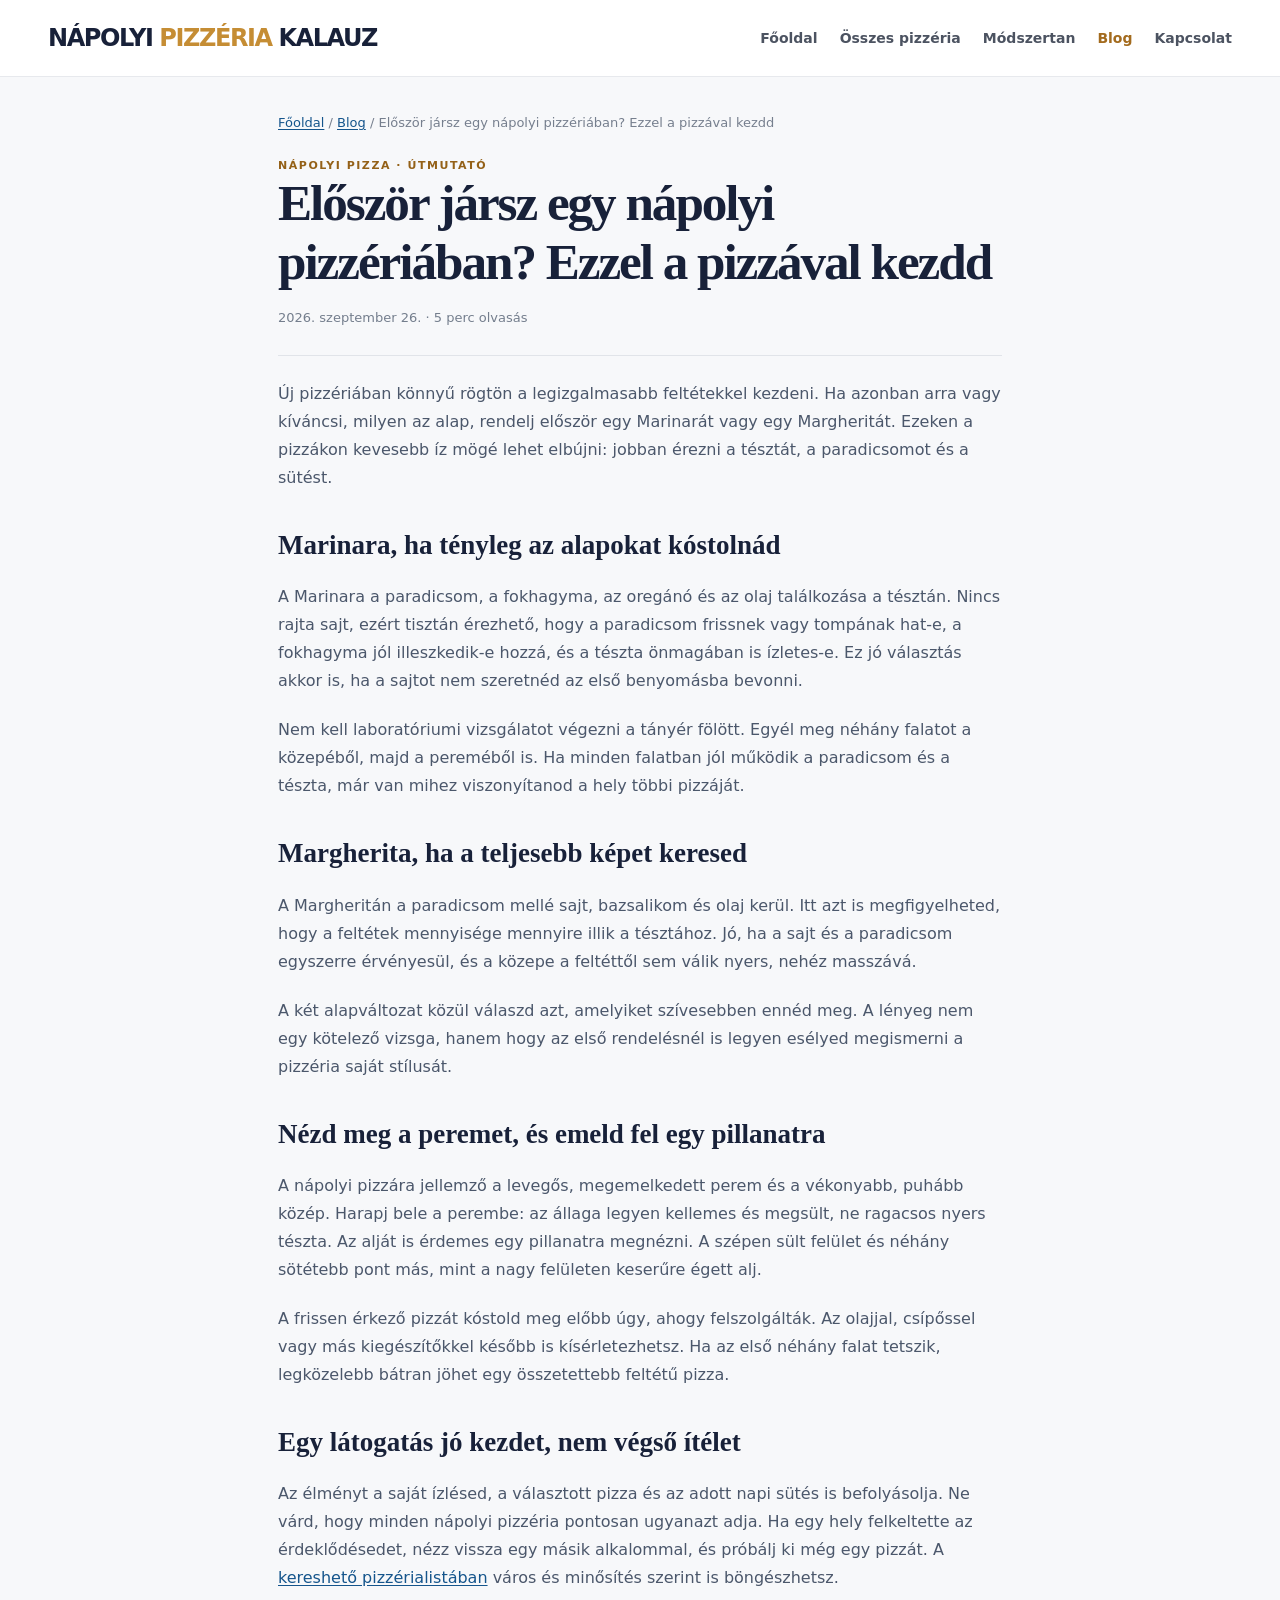
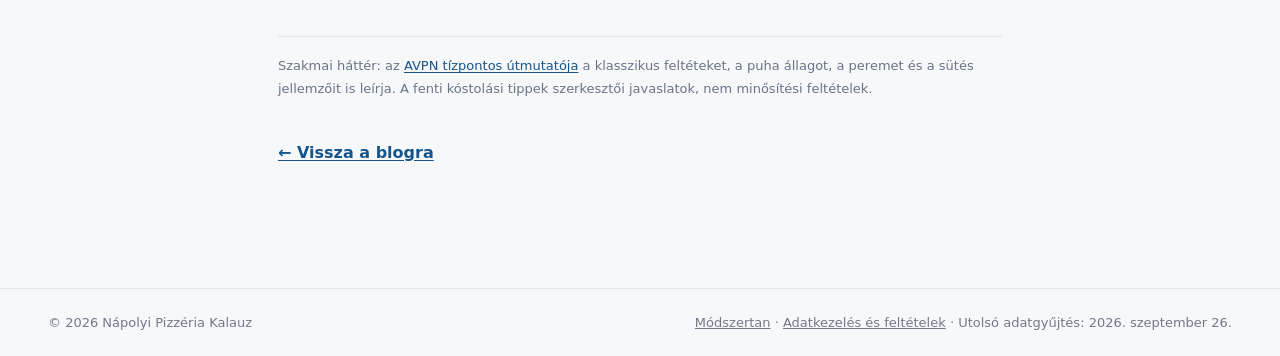
<file: docs/blog/elso-latogatas-napolyi-pizzeriaban/index.html>
<!doctype html><html lang="hu"><head><meta charset="utf-8"><meta name="viewport" content="width=device-width, initial-scale=1"><title>Először jársz egy nápolyi pizzériában? Ezzel a pizzával kezdd | Nápolyi Pizzéria Kalauz</title><meta name="description" content="Marinara vagy Margherita? Gyakorlati útmutató ahhoz, mit érdemes megfigyelni egy új nápolyi pizzériában a tésztától a feltétekig."><link rel="canonical" href="https://napolyipizzeriakalauz.com/blog/elso-latogatas-napolyi-pizzeriaban/"><meta property="og:type" content="website"><meta property="og:title" content="Először jársz egy nápolyi pizzériában? Ezzel a pizzával kezdd | Nápolyi Pizzéria Kalauz"><meta property="og:description" content="Marinara vagy Margherita? Gyakorlati útmutató ahhoz, mit érdemes megfigyelni egy új nápolyi pizzériában a tésztától a feltétekig."><meta property="og:url" content="https://napolyipizzeriakalauz.com/blog/elso-latogatas-napolyi-pizzeriaban/"><link rel="icon" href="https://napolyipizzeriakalauz.com/favicon.svg" type="image/svg+xml"><style>
:root{font-family:Inter,ui-sans-serif,system-ui,-apple-system,"Segoe UI",sans-serif;color:#182139;background:#f7f8fa}*{box-sizing:border-box}body{margin:0}button,input,select{font:inherit}button{cursor:pointer}a{color:inherit;text-decoration:none}.shell{max-width:1240px;margin:auto;padding:0 28px}.header{background:#fff;border-bottom:1px solid #e7e9ed;position:sticky;top:0;z-index:10}.header-inner{height:76px;display:flex;align-items:center;justify-content:space-between;gap:28px}.brand{font-weight:900;letter-spacing:-.06em;font-size:24px;white-space:nowrap}.brand span{color:#c58d34}.nav{display:flex;gap:30px;color:#4c5361;font-size:14px;font-weight:700}.nav a:hover,.nav a.active{color:#a36b1e}.top-right{font-size:12px;background:#f2f3f5;border-radius:99px;padding:9px 12px;color:#667081}.intro{display:grid;grid-template-columns:1.12fr .88fr;min-height:300px;background:#182139;color:white;overflow:hidden}.intro-copy{padding:42px max(28px,calc((100vw - 1184px)/2));padding-right:30px;align-self:center}.eyebrow{color:#edc271;font-size:12px;font-weight:900;letter-spacing:.16em;text-transform:uppercase}.intro h1{font-family:Georgia,serif;font-size:clamp(35px,4vw,56px);letter-spacing:-.045em;line-height:1.06;margin:16px 0 16px}.intro p{color:#d5d9e4;line-height:1.6;font-size:16px;max-width:560px;margin:0}.intro-photo{background:#614539 url('./pizza.jpg') center 54%/cover}.main{padding-top:34px;padding-bottom:80px}.featured{display:flex;align-items:center;justify-content:space-between;gap:18px;margin-bottom:15px}.featured h2,.results h2{font-family:Georgia,serif;font-size:27px;letter-spacing:-.03em;margin:0}.featured small{color:#7a8190;font-size:13px}.picks{display:grid;grid-template-columns:repeat(3,1fr);gap:14px;margin-bottom:42px}.pick{background:#fff;border:1px solid #e3e5e9;border-radius:12px;padding:20px;min-height:114px;display:flex;flex-direction:column;justify-content:space-between}.pick strong{font-size:17px}.pick .meta{color:#6f7684;font-size:13px}.pill{color:#7b541b;background:#fff2d8;border:1px solid #e7c681;padding:5px 9px;border-radius:20px;font-size:11px;font-weight:850;letter-spacing:.05em;white-space:nowrap}.pick-head{display:flex;justify-content:space-between;gap:10px}.search-panel{background:white;padding:22px 24px;border-radius:15px;border:1px solid #e0e4ea;box-shadow:0 5px 28px #1d25380a}.search-panel h2{font-family:Georgia,serif;margin:0 0 16px;font-size:26px}.filters{display:grid;grid-template-columns:1fr 1fr auto;gap:14px;align-items:end}.field{display:flex;flex-direction:column;gap:7px}.field label{font-size:14px;font-weight:750}.field input,.field select{width:100%;height:46px;border:1px solid #ccd2dc;border-radius:8px;padding:0 13px;background:white;color:#182139;outline-color:#ae7b34}.reset{height:46px;border:1px solid #d2d6df;border-radius:8px;background:#fff;padding:0 17px;font-weight:750;color:#465066}.results{margin-top:32px}.results-head{display:flex;justify-content:space-between;align-items:end;margin-bottom:17px}.results-head p{margin:6px 0 0;color:#777f8c;font-size:14px}.list{display:grid;gap:10px}.card{background:#fff;border:1px solid #e1e4e9;border-radius:11px;padding:18px 21px;display:flex;justify-content:space-between;align-items:center;gap:15px}.card.gold{border-left:5px solid #c79538}.card.silver{border-left:5px solid #9aa5b8}.card h3{font-size:17px;margin:0 0 6px}.card p{font-size:13px;color:#6c7481;margin:0;line-height:1.5}.card-right{display:flex;align-items:center;gap:12px;flex-shrink:0}.score{font-size:17px;font-weight:800;color:#26304a}.tag{font-size:11px;font-weight:850;letter-spacing:.08em;text-transform:uppercase;padding:8px 10px;border-radius:6px;background:#f0f2f5;color:#536070}.tag.gold{background:#fff1d4;color:#855d15}.tag.silver{background:#eef1f5;color:#586b82}.tag.recommended{background:#eaf3ed;color:#386348}.pagination{display:flex;align-items:center;justify-content:center;gap:12px;padding:24px 0}.pagination button{background:white;border:1px solid #cfd5df;border-radius:8px;padding:9px 14px;color:#182139}.pagination button:disabled{opacity:.35;cursor:default}.pagination span{font-size:14px;color:#596273}.footer{border-top:1px solid #e2e5eb;padding:26px 0;color:#717987;font-size:13px}.footer .shell{display:flex;justify-content:space-between;gap:20px}.section{display:none;padding:52px 0 90px;max-width:760px}.section.active{display:block}.section h1{font-family:Georgia,serif;font-size:44px}.section p,.section li{font-size:16px;line-height:1.7;color:#4e5867}.notice{border-left:4px solid #c79538;padding:12px 18px;background:#fff;margin-top:22px}@media(max-width:800px){.nav{gap:12px}.top-right{display:none}.intro{grid-template-columns:1fr}.intro-copy{padding:32px 24px}.intro-photo{height:180px;order:-1}.picks{grid-template-columns:1fr}.filters{grid-template-columns:1fr}.header-inner{height:auto;min-height:72px;flex-wrap:wrap;padding:14px 0}.nav{width:100%;justify-content:space-between;overflow:auto}.card{align-items:flex-start}.card-right{flex-direction:column;align-items:flex-end}.shell{padding:0 18px}.footer .shell{flex-direction:column}}

#osszes{max-width:1240px;padding-top:40px}#osszes>h1{font-size:38px;margin:0 0 22px}.list{display:grid;grid-template-columns:repeat(3,minmax(0,1fr));gap:17px}.card{padding:0;display:block;overflow:hidden;border-left-width:1px!important;min-width:0}.card.gold{border-color:#d5b371;box-shadow:inset 0 0 0 1px #d5b371}.card.silver{border-color:#b6c0cb}.photo-mock{aspect-ratio:1.55;background:linear-gradient(137deg,#15223e,#354a69 65%,#8c6980);color:#e8c27d;display:flex;flex-direction:column;align-items:center;justify-content:center;gap:11px;position:relative}.photo-mock:after{content:"";position:absolute;inset:12px;border:1px solid #ffffff39;border-radius:4px}.photo-mock span{letter-spacing:.16em;font-size:11px;font-weight:800;color:#e2e8f3}.photo-mark{height:58px;width:58px;border:1px solid #e4bd73;border-radius:50%;display:grid;place-items:center;font:italic 24px Georgia,serif}.card-body{padding:20px;min-height:145px}.card-title{display:flex;flex-direction:column;align-items:start;gap:11px;margin-bottom:9px}.card h3{margin:0}.card p{font-size:14px}.card-status{margin-top:8px!important;color:#7c6971!important}.card-status:empty{display:none}.card.empty{padding:24px;grid-column:1/-1}.picks{margin-bottom:4px}.pick{padding:0;overflow:hidden;min-height:0}.pick .photo-mock{aspect-ratio:1.45}.pick-content{padding:18px 20px 20px}.pick-content h3{font-size:19px;line-height:1.3;margin:13px 0 5px}.pick-content p{color:#646d7b;margin:0;font-size:14px}.pick-content small{display:block;color:#847365;margin-top:10px}.carousel-controls{display:flex;gap:8px}.carousel-controls button{width:42px;height:42px;border:1px solid #cbd0d9;background:#fff;border-radius:50%;font-size:20px;color:#1b2944}.carousel-controls button:hover{background:#182139;color:white}.carousel-note{font-size:13px;color:#8a91a0;margin:12px 0 0}.featured{align-items:end}.nav{gap:22px}.footer{margin-top:25px}@media(max-width:1000px){.list{grid-template-columns:repeat(2,minmax(0,1fr))}.picks{grid-template-columns:repeat(2,1fr)}}@media(max-width:700px){.list,.picks{grid-template-columns:1fr}.featured h2{font-size:24px}.featured small{display:block;margin-top:6px}.carousel-controls button{width:39px;height:39px}.intro-photo{height:150px}.intro{min-height:0}.pick .photo-mock{aspect-ratio:1.8}.nav{font-size:13px;gap:16px;white-space:nowrap}#osszes>h1{font-size:32px}}
.filters{grid-template-columns:minmax(170px,1fr) minmax(150px,1fr) minmax(160px,1fr) auto auto}.apply{height:46px;background:#182139;color:#fff;border:1px solid #182139;border-radius:8px;padding:0 21px;font-weight:800}.apply:hover{background:#30456c}@media(max-width:800px){.filters{grid-template-columns:1fr 1fr}.filters button{width:100%}}@media(max-width:500px){.filters{grid-template-columns:1fr}}
[hidden]{display:none!important}.section{display:block}.site-main{max-width:1240px;margin:auto;padding:38px 28px 80px}.site-main h1{font-family:Georgia,serif;letter-spacing:-.04em;font-size:clamp(34px,4vw,52px);margin:0 0 16px}.lead{font-size:17px;line-height:1.65;color:#4b576b;max-width:820px}.breadcrumb{font-size:13px;color:#767f8e;margin-bottom:24px}.breadcrumb a{text-decoration:underline}.plain-card{background:#fff;border:1px solid #e1e4e9;border-radius:12px;padding:22px;margin:14px 0}.plain-card p{font-size:15px;line-height:1.65}.plain-card a,.prose a,.card-link{color:#15558c;text-decoration:underline;text-underline-offset:2px}.detail-meta{display:flex;gap:10px;flex-wrap:wrap;align-items:center}.detail-meta .tag{letter-spacing:0}.prose{max-width:780px}.prose h2{font-family:Georgia,serif;font-size:27px;margin-top:34px}.prose p,.prose li{font-size:16px;line-height:1.75;color:#4b576b}.list{margin-top:22px}.filters{grid-template-columns:minmax(170px,1fr) minmax(140px,1fr) minmax(160px,1fr) auto auto}.filters button{height:46px}.card-link{display:inline-block;font-size:14px;font-weight:700;margin-top:12px}.card .card-body{min-height:174px}.card h2{font-size:17px;margin:0}.card .tag{display:inline-block}.link-row{display:flex;gap:16px;flex-wrap:wrap;margin-top:9px}.link-row a{font-size:14px}.site-tag{font-size:12px;background:#fff2d8;color:#7b541b;padding:6px 10px;border-radius:20px}.footer a{text-decoration:underline}.notice{border-left:4px solid #c79538;padding:14px 18px;background:#fff}.carousel-controls button:focus-visible,.apply:focus-visible,a:focus-visible{outline:3px solid #e9b963;outline-offset:3px}.photo-mock{aspect-ratio:1.55}.header .nav a.active{color:#a36b1e}@media(max-width:1000px){.filters{grid-template-columns:repeat(2,minmax(0,1fr))}}@media(max-width:700px){.site-main{padding:30px 18px 60px}.filters{grid-template-columns:1fr}.header-inner{gap:12px}.nav{overflow-x:auto}.link-row{flex-direction:column;gap:8px}}

.photo-mock.venue-photo{position:relative;overflow:hidden}.venue-photo .venue-image{width:100%;height:100%;object-fit:cover;display:block}.venue-photo .photo-credit{position:absolute;bottom:0;left:0;right:0;background:#101928eb;color:#fff;padding:7px 9px;font-size:12px;line-height:1.4}.photo-credit a{color:#fff;text-decoration:underline}.photo-credit a:hover{color:#f1d293}.photo-credit a:first-child{white-space:nowrap;font-family:Arial,sans-serif;font-weight:400}
.prose > .venue-photo{max-width:760px;margin:22px 0 28px;border-radius:14px}
.association-badges{display:flex;flex-wrap:wrap;gap:7px;margin:8px 0}.association-badges a{border:1px solid #bac8d3;border-radius:20px;padding:4px 9px;color:#224e69;background:#eff7fa;font-size:12px;font-weight:700;text-decoration:none}.association-badges a:hover{text-decoration:underline}
.association-guide{margin:26px 0 28px;padding:22px;background:#eff2f6;border:1px solid #e0e5ec;border-radius:16px}.association-guide h2{font-family:Georgia,serif;font-size:23px;letter-spacing:-.025em;margin:0 0 5px}.association-guide .guide-intro{font-size:14px;color:#677385;line-height:1.55;margin:0 0 17px}.guide-grid{display:grid;grid-template-columns:repeat(2,minmax(0,1fr));gap:12px}.guide-item{background:#fff;border:1px solid #e0e4e9;border-radius:12px;padding:19px 20px}.guide-item-head{display:flex;align-items:center;gap:10px;margin-bottom:10px}.guide-mark{display:inline-flex;align-items:center;justify-content:center;min-width:62px;padding:7px 10px;border-radius:7px;font-size:12px;font-weight:850;letter-spacing:.06em;background:#fff2d8;color:#7b541b}.guide-mark.avpn{background:#eff7fa;color:#224e69}.guide-item h3{margin:0;font-size:17px;letter-spacing:-.015em}.guide-item p{font-size:14px;line-height:1.6;color:#4b576b;margin:0}.guide-item a{color:#15558c;text-decoration:underline;text-underline-offset:2px}.guide-note{font-size:12px;color:#6e7786;line-height:1.5;margin:14px 2px 0}@media(max-width:700px){.association-guide{padding:17px;margin:21px 0 24px}.guide-grid{grid-template-columns:1fr}.guide-item{padding:17px}}

.blog-list{display:grid;grid-template-columns:repeat(3,minmax(0,1fr));gap:20px;margin:32px 0}.blog-card{background:#fff;border:1px solid #e1e4e9;border-radius:16px;padding:26px;display:flex;flex-direction:column;min-height:310px;box-shadow:0 9px 32px #1821390a}.blog-card h2{font-family:Georgia,serif;font-size:25px;line-height:1.2;letter-spacing:-.02em;margin:22px 0 12px}.blog-card h2 a{color:#182139;text-decoration:none}.blog-card h2 a:hover{text-decoration:underline}.blog-card p{color:#556173;line-height:1.55;margin:0 0 20px}.blog-card .card-link{margin-top:auto}.article-kicker{display:inline-block;color:#946118;text-transform:uppercase;letter-spacing:.14em;font-size:11px;font-weight:800}.article-meta{margin:0 0 25px!important;color:#747e8d!important;font-size:13px!important}.article-content{border-top:1px solid #e1e4e9;padding-top:8px}.article-content p{margin:16px 0 21px}.article-content h2{margin-top:38px}.article-source{border-top:1px solid #e2e6eb;margin-top:44px!important;padding-top:18px;color:#687487!important;font-size:13px!important}.article-pull{background:#fbf4e9;border-left:4px solid #c79538;padding:20px 24px;border-radius:0 10px 10px 0}.article-return{margin-top:38px;font-weight:700}@media(max-width:900px){.blog-list{grid-template-columns:repeat(2,minmax(0,1fr))}}@media(max-width:650px){.blog-list{grid-template-columns:1fr}.blog-card{min-height:0;padding:22px}.blog-card h2{font-size:23px}}
</style><script type="application/ld+json">{"@context": "https://schema.org", "@type": "BlogPosting", "headline": "Először jársz egy nápolyi pizzériában? Ezzel a pizzával kezdd", "description": "Marinara vagy Margherita? Gyakorlati útmutató ahhoz, mit érdemes megfigyelni egy új nápolyi pizzériában a tésztától a feltétekig.", "datePublished": "2026-09-26", "dateModified": "2026-09-26", "inLanguage": "hu-HU", "mainEntityOfPage": "https://napolyipizzeriakalauz.com/blog/elso-latogatas-napolyi-pizzeriaban/"}</script><script defer src="https://napolyipizzeriakalauz.com/photo-config.js?v=7ad16bc7910e"></script><script defer src="https://napolyipizzeriakalauz.com/venue-photos.js?v=35744f89988c"></script></head><body><header class="header"><div class="shell header-inner"><a href="https://napolyipizzeriakalauz.com/" class="brand">NÁPOLYI <span>PIZZÉRIA</span> KALAUZ</a><nav class="nav" aria-label="Főmenü"><a href="https://napolyipizzeriakalauz.com/" class="">Főoldal</a><a href="https://napolyipizzeriakalauz.com/pizzeriak/" class="">Összes pizzéria</a><a href="https://napolyipizzeriakalauz.com/modszertan/" class="">Módszertan</a><a href="https://napolyipizzeriakalauz.com/blog/" class="active">Blog</a><a href="https://napolyipizzeriakalauz.com/kapcsolat/" class="">Kapcsolat</a></nav></div></header><main class="site-main prose"><div class="breadcrumb"><a href="https://napolyipizzeriakalauz.com/">Főoldal</a> / <a href="https://napolyipizzeriakalauz.com/blog/">Blog</a> / Először jársz egy nápolyi pizzériában? Ezzel a pizzával kezdd</div><span class="article-kicker">Nápolyi pizza · Útmutató</span><h1>Először jársz egy nápolyi pizzériában? Ezzel a pizzával kezdd</h1><p class="article-meta"><time datetime="2026-09-26">2026. szeptember 26.</time> · 5 perc olvasás</p><article class="article-content"><p class="lead">Új pizzériában könnyű rögtön a legizgalmasabb feltétekkel kezdeni. Ha azonban arra vagy kíváncsi, milyen az alap, rendelj először egy Marinarát vagy egy Margheritát. Ezeken a pizzákon kevesebb íz mögé lehet elbújni: jobban érezni a tésztát, a paradicsomot és a sütést.</p>

<h2>Marinara, ha tényleg az alapokat kóstolnád</h2>
<p>A Marinara a paradicsom, a fokhagyma, az oregánó és az olaj találkozása a tésztán. Nincs rajta sajt, ezért tisztán érezhető, hogy a paradicsom frissnek vagy tompának hat-e, a fokhagyma jól illeszkedik-e hozzá, és a tészta önmagában is ízletes-e. Ez jó választás akkor is, ha a sajtot nem szeretnéd az első benyomásba bevonni.</p>
<p>Nem kell laboratóriumi vizsgálatot végezni a tányér fölött. Egyél meg néhány falatot a közepéből, majd a pereméből is. Ha minden falatban jól működik a paradicsom és a tészta, már van mihez viszonyítanod a hely többi pizzáját.</p>

<h2>Margherita, ha a teljesebb képet keresed</h2>
<p>A Margheritán a paradicsom mellé sajt, bazsalikom és olaj kerül. Itt azt is megfigyelheted, hogy a feltétek mennyisége mennyire illik a tésztához. Jó, ha a sajt és a paradicsom egyszerre érvényesül, és a közepe a feltéttől sem válik nyers, nehéz masszává.</p>
<p>A két alapváltozat közül válaszd azt, amelyiket szívesebben ennéd meg. A lényeg nem egy kötelező vizsga, hanem hogy az első rendelésnél is legyen esélyed megismerni a pizzéria saját stílusát.</p>

<h2>Nézd meg a peremet, és emeld fel egy pillanatra</h2>
<p>A nápolyi pizzára jellemző a levegős, megemelkedett perem és a vékonyabb, puhább közép. Harapj bele a perembe: az állaga legyen kellemes és megsült, ne ragacsos nyers tészta. Az alját is érdemes egy pillanatra megnézni. A szépen sült felület és néhány sötétebb pont más, mint a nagy felületen keserűre égett alj.</p>
<p>A frissen érkező pizzát kóstold meg előbb úgy, ahogy felszolgálták. Az olajjal, csípőssel vagy más kiegészítőkkel később is kísérletezhetsz. Ha az első néhány falat tetszik, legközelebb bátran jöhet egy összetettebb feltétű pizza.</p>

<h2>Egy látogatás jó kezdet, nem végső ítélet</h2>
<p>Az élményt a saját ízlésed, a választott pizza és az adott napi sütés is befolyásolja. Ne várd, hogy minden nápolyi pizzéria pontosan ugyanazt adja. Ha egy hely felkeltette az érdeklődésedet, nézz vissza egy másik alkalommal, és próbálj ki még egy pizzát. A <a href="https://napolyipizzeriakalauz.com/pizzeriak/">kereshető pizzérialistában</a> város és minősítés szerint is böngészhetsz.</p>

<p class="article-source">Szakmai háttér: az <a href="https://www.pizzanapoletana.org/it/decalogo" target="_blank" rel="noopener noreferrer">AVPN tízpontos útmutatója</a> a klasszikus feltéteket, a puha állagot, a peremet és a sütés jellemzőit is leírja. A fenti kóstolási tippek szerkesztői javaslatok, nem minősítési feltételek.</p>
</article><p class="article-return"><a href="https://napolyipizzeriakalauz.com/blog/">← Vissza a blogra</a></p></main><footer class="footer"><div class="shell"><span>© 2026 Nápolyi Pizzéria Kalauz</span><span><a href="https://napolyipizzeriakalauz.com/modszertan/">Módszertan</a> · <a href="https://napolyipizzeriakalauz.com/adatkezeles/">Adatkezelés és feltételek</a> · Utolsó adatgyűjtés: 2026. szeptember 26.</span></div></footer></body></html>
</file>
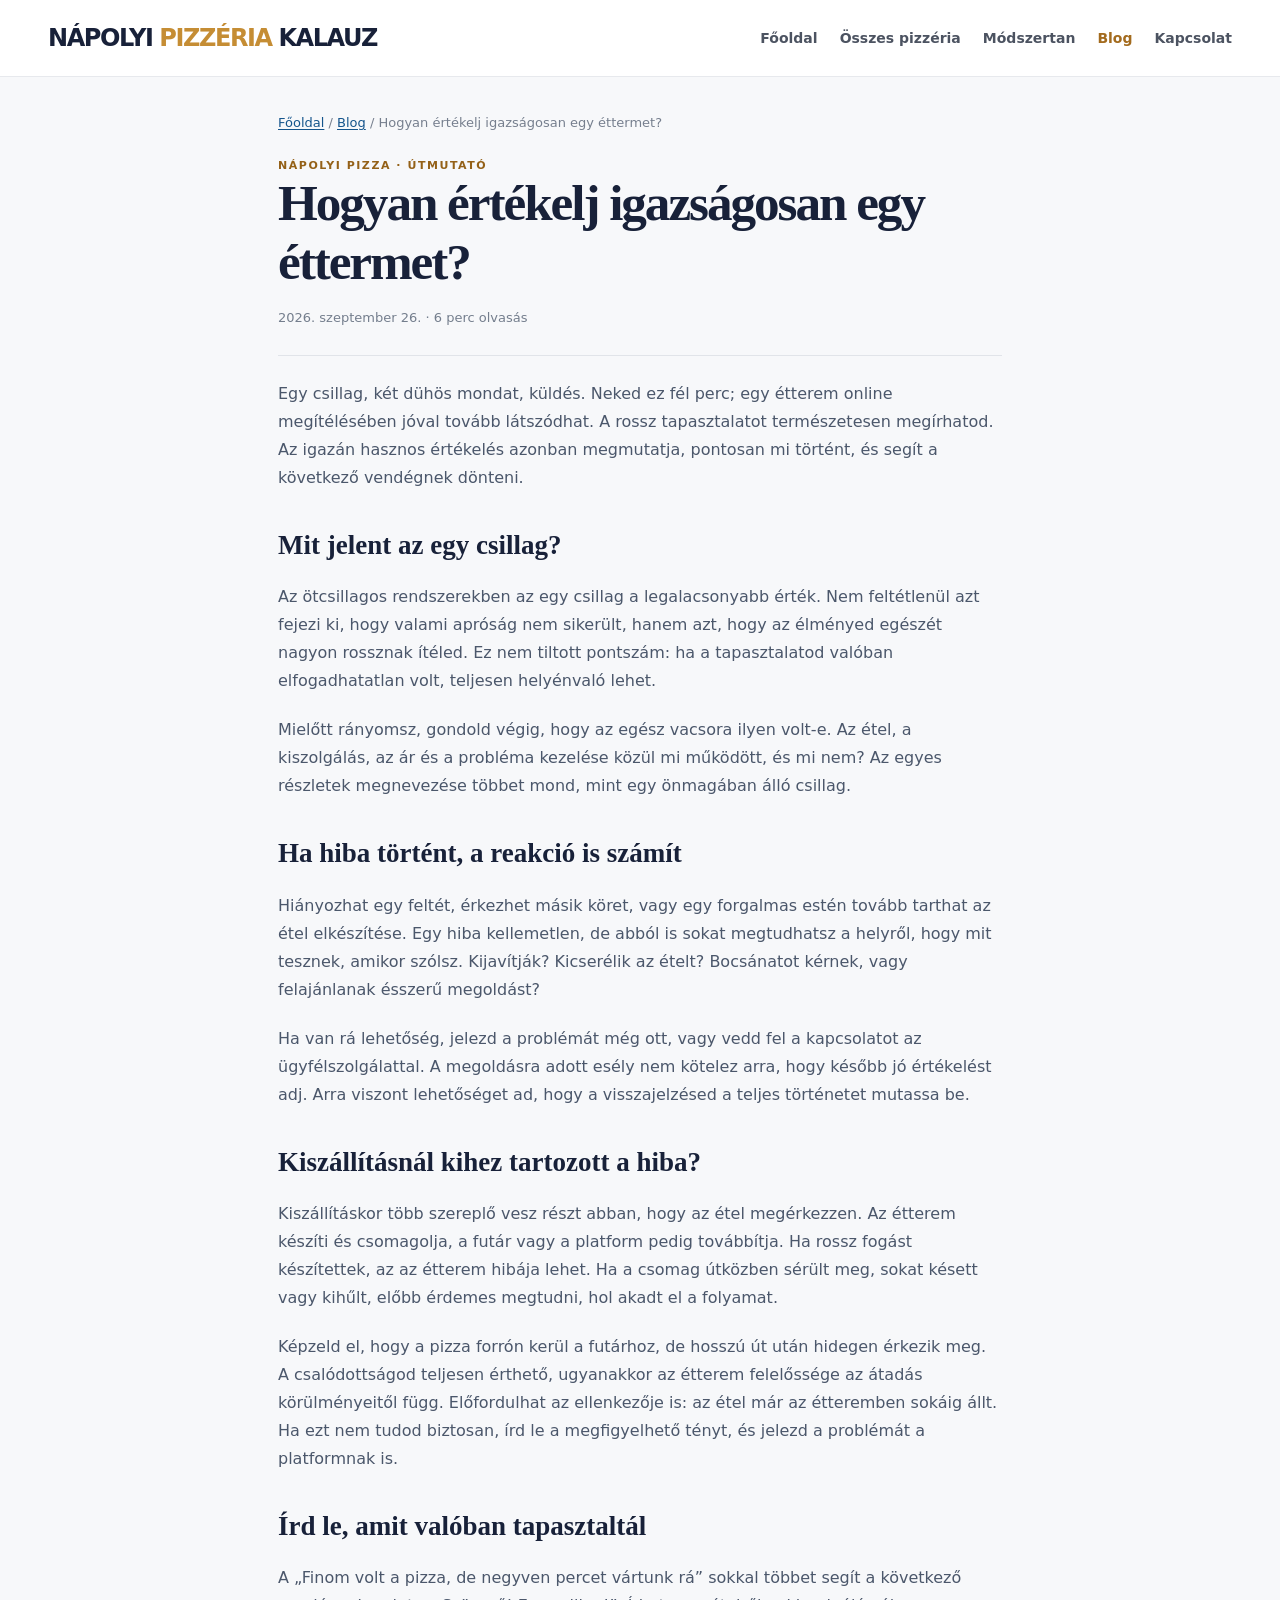
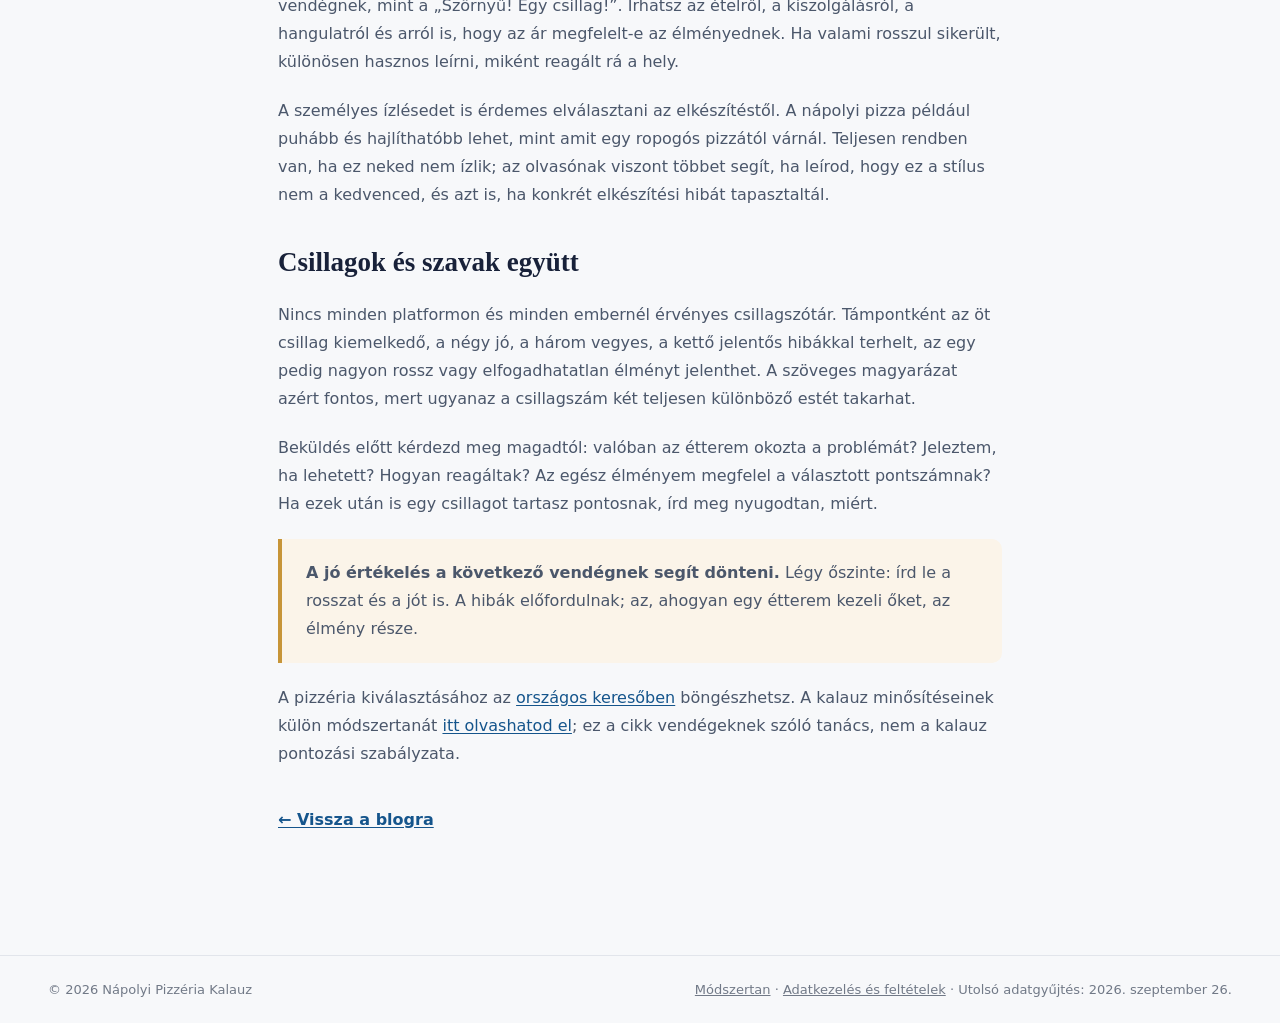
<file: docs/blog/hogyan-ertekelj-ettermet-igazsagosan/index.html>
<!doctype html><html lang="hu"><head><meta charset="utf-8"><meta name="viewport" content="width=device-width, initial-scale=1"><title>Hogyan értékelj igazságosan egy éttermet? | Nápolyi Pizzéria Kalauz</title><meta name="description" content="Hogyan írj pontos és hasznos éttermi értékelést? Hibák, csillagok, kiszállítás, személyes ízlés és jó visszajelzés közérthetően."><link rel="canonical" href="https://napolyipizzeriakalauz.com/blog/hogyan-ertekelj-ettermet-igazsagosan/"><meta property="og:type" content="website"><meta property="og:title" content="Hogyan értékelj igazságosan egy éttermet? | Nápolyi Pizzéria Kalauz"><meta property="og:description" content="Hogyan írj pontos és hasznos éttermi értékelést? Hibák, csillagok, kiszállítás, személyes ízlés és jó visszajelzés közérthetően."><meta property="og:url" content="https://napolyipizzeriakalauz.com/blog/hogyan-ertekelj-ettermet-igazsagosan/"><link rel="icon" href="https://napolyipizzeriakalauz.com/favicon.svg" type="image/svg+xml"><style>
:root{font-family:Inter,ui-sans-serif,system-ui,-apple-system,"Segoe UI",sans-serif;color:#182139;background:#f7f8fa}*{box-sizing:border-box}body{margin:0}button,input,select{font:inherit}button{cursor:pointer}a{color:inherit;text-decoration:none}.shell{max-width:1240px;margin:auto;padding:0 28px}.header{background:#fff;border-bottom:1px solid #e7e9ed;position:sticky;top:0;z-index:10}.header-inner{height:76px;display:flex;align-items:center;justify-content:space-between;gap:28px}.brand{font-weight:900;letter-spacing:-.06em;font-size:24px;white-space:nowrap}.brand span{color:#c58d34}.nav{display:flex;gap:30px;color:#4c5361;font-size:14px;font-weight:700}.nav a:hover,.nav a.active{color:#a36b1e}.top-right{font-size:12px;background:#f2f3f5;border-radius:99px;padding:9px 12px;color:#667081}.intro{display:grid;grid-template-columns:1.12fr .88fr;min-height:300px;background:#182139;color:white;overflow:hidden}.intro-copy{padding:42px max(28px,calc((100vw - 1184px)/2));padding-right:30px;align-self:center}.eyebrow{color:#edc271;font-size:12px;font-weight:900;letter-spacing:.16em;text-transform:uppercase}.intro h1{font-family:Georgia,serif;font-size:clamp(35px,4vw,56px);letter-spacing:-.045em;line-height:1.06;margin:16px 0 16px}.intro p{color:#d5d9e4;line-height:1.6;font-size:16px;max-width:560px;margin:0}.intro-photo{background:#614539 url('./pizza.jpg') center 54%/cover}.main{padding-top:34px;padding-bottom:80px}.featured{display:flex;align-items:center;justify-content:space-between;gap:18px;margin-bottom:15px}.featured h2,.results h2{font-family:Georgia,serif;font-size:27px;letter-spacing:-.03em;margin:0}.featured small{color:#7a8190;font-size:13px}.picks{display:grid;grid-template-columns:repeat(3,1fr);gap:14px;margin-bottom:42px}.pick{background:#fff;border:1px solid #e3e5e9;border-radius:12px;padding:20px;min-height:114px;display:flex;flex-direction:column;justify-content:space-between}.pick strong{font-size:17px}.pick .meta{color:#6f7684;font-size:13px}.pill{color:#7b541b;background:#fff2d8;border:1px solid #e7c681;padding:5px 9px;border-radius:20px;font-size:11px;font-weight:850;letter-spacing:.05em;white-space:nowrap}.pick-head{display:flex;justify-content:space-between;gap:10px}.search-panel{background:white;padding:22px 24px;border-radius:15px;border:1px solid #e0e4ea;box-shadow:0 5px 28px #1d25380a}.search-panel h2{font-family:Georgia,serif;margin:0 0 16px;font-size:26px}.filters{display:grid;grid-template-columns:1fr 1fr auto;gap:14px;align-items:end}.field{display:flex;flex-direction:column;gap:7px}.field label{font-size:14px;font-weight:750}.field input,.field select{width:100%;height:46px;border:1px solid #ccd2dc;border-radius:8px;padding:0 13px;background:white;color:#182139;outline-color:#ae7b34}.reset{height:46px;border:1px solid #d2d6df;border-radius:8px;background:#fff;padding:0 17px;font-weight:750;color:#465066}.results{margin-top:32px}.results-head{display:flex;justify-content:space-between;align-items:end;margin-bottom:17px}.results-head p{margin:6px 0 0;color:#777f8c;font-size:14px}.list{display:grid;gap:10px}.card{background:#fff;border:1px solid #e1e4e9;border-radius:11px;padding:18px 21px;display:flex;justify-content:space-between;align-items:center;gap:15px}.card.gold{border-left:5px solid #c79538}.card.silver{border-left:5px solid #9aa5b8}.card h3{font-size:17px;margin:0 0 6px}.card p{font-size:13px;color:#6c7481;margin:0;line-height:1.5}.card-right{display:flex;align-items:center;gap:12px;flex-shrink:0}.score{font-size:17px;font-weight:800;color:#26304a}.tag{font-size:11px;font-weight:850;letter-spacing:.08em;text-transform:uppercase;padding:8px 10px;border-radius:6px;background:#f0f2f5;color:#536070}.tag.gold{background:#fff1d4;color:#855d15}.tag.silver{background:#eef1f5;color:#586b82}.tag.recommended{background:#eaf3ed;color:#386348}.pagination{display:flex;align-items:center;justify-content:center;gap:12px;padding:24px 0}.pagination button{background:white;border:1px solid #cfd5df;border-radius:8px;padding:9px 14px;color:#182139}.pagination button:disabled{opacity:.35;cursor:default}.pagination span{font-size:14px;color:#596273}.footer{border-top:1px solid #e2e5eb;padding:26px 0;color:#717987;font-size:13px}.footer .shell{display:flex;justify-content:space-between;gap:20px}.section{display:none;padding:52px 0 90px;max-width:760px}.section.active{display:block}.section h1{font-family:Georgia,serif;font-size:44px}.section p,.section li{font-size:16px;line-height:1.7;color:#4e5867}.notice{border-left:4px solid #c79538;padding:12px 18px;background:#fff;margin-top:22px}@media(max-width:800px){.nav{gap:12px}.top-right{display:none}.intro{grid-template-columns:1fr}.intro-copy{padding:32px 24px}.intro-photo{height:180px;order:-1}.picks{grid-template-columns:1fr}.filters{grid-template-columns:1fr}.header-inner{height:auto;min-height:72px;flex-wrap:wrap;padding:14px 0}.nav{width:100%;justify-content:space-between;overflow:auto}.card{align-items:flex-start}.card-right{flex-direction:column;align-items:flex-end}.shell{padding:0 18px}.footer .shell{flex-direction:column}}

#osszes{max-width:1240px;padding-top:40px}#osszes>h1{font-size:38px;margin:0 0 22px}.list{display:grid;grid-template-columns:repeat(3,minmax(0,1fr));gap:17px}.card{padding:0;display:block;overflow:hidden;border-left-width:1px!important;min-width:0}.card.gold{border-color:#d5b371;box-shadow:inset 0 0 0 1px #d5b371}.card.silver{border-color:#b6c0cb}.photo-mock{aspect-ratio:1.55;background:linear-gradient(137deg,#15223e,#354a69 65%,#8c6980);color:#e8c27d;display:flex;flex-direction:column;align-items:center;justify-content:center;gap:11px;position:relative}.photo-mock:after{content:"";position:absolute;inset:12px;border:1px solid #ffffff39;border-radius:4px}.photo-mock span{letter-spacing:.16em;font-size:11px;font-weight:800;color:#e2e8f3}.photo-mark{height:58px;width:58px;border:1px solid #e4bd73;border-radius:50%;display:grid;place-items:center;font:italic 24px Georgia,serif}.card-body{padding:20px;min-height:145px}.card-title{display:flex;flex-direction:column;align-items:start;gap:11px;margin-bottom:9px}.card h3{margin:0}.card p{font-size:14px}.card-status{margin-top:8px!important;color:#7c6971!important}.card-status:empty{display:none}.card.empty{padding:24px;grid-column:1/-1}.picks{margin-bottom:4px}.pick{padding:0;overflow:hidden;min-height:0}.pick .photo-mock{aspect-ratio:1.45}.pick-content{padding:18px 20px 20px}.pick-content h3{font-size:19px;line-height:1.3;margin:13px 0 5px}.pick-content p{color:#646d7b;margin:0;font-size:14px}.pick-content small{display:block;color:#847365;margin-top:10px}.carousel-controls{display:flex;gap:8px}.carousel-controls button{width:42px;height:42px;border:1px solid #cbd0d9;background:#fff;border-radius:50%;font-size:20px;color:#1b2944}.carousel-controls button:hover{background:#182139;color:white}.carousel-note{font-size:13px;color:#8a91a0;margin:12px 0 0}.featured{align-items:end}.nav{gap:22px}.footer{margin-top:25px}@media(max-width:1000px){.list{grid-template-columns:repeat(2,minmax(0,1fr))}.picks{grid-template-columns:repeat(2,1fr)}}@media(max-width:700px){.list,.picks{grid-template-columns:1fr}.featured h2{font-size:24px}.featured small{display:block;margin-top:6px}.carousel-controls button{width:39px;height:39px}.intro-photo{height:150px}.intro{min-height:0}.pick .photo-mock{aspect-ratio:1.8}.nav{font-size:13px;gap:16px;white-space:nowrap}#osszes>h1{font-size:32px}}
.filters{grid-template-columns:minmax(170px,1fr) minmax(150px,1fr) minmax(160px,1fr) auto auto}.apply{height:46px;background:#182139;color:#fff;border:1px solid #182139;border-radius:8px;padding:0 21px;font-weight:800}.apply:hover{background:#30456c}@media(max-width:800px){.filters{grid-template-columns:1fr 1fr}.filters button{width:100%}}@media(max-width:500px){.filters{grid-template-columns:1fr}}
[hidden]{display:none!important}.section{display:block}.site-main{max-width:1240px;margin:auto;padding:38px 28px 80px}.site-main h1{font-family:Georgia,serif;letter-spacing:-.04em;font-size:clamp(34px,4vw,52px);margin:0 0 16px}.lead{font-size:17px;line-height:1.65;color:#4b576b;max-width:820px}.breadcrumb{font-size:13px;color:#767f8e;margin-bottom:24px}.breadcrumb a{text-decoration:underline}.plain-card{background:#fff;border:1px solid #e1e4e9;border-radius:12px;padding:22px;margin:14px 0}.plain-card p{font-size:15px;line-height:1.65}.plain-card a,.prose a,.card-link{color:#15558c;text-decoration:underline;text-underline-offset:2px}.detail-meta{display:flex;gap:10px;flex-wrap:wrap;align-items:center}.detail-meta .tag{letter-spacing:0}.prose{max-width:780px}.prose h2{font-family:Georgia,serif;font-size:27px;margin-top:34px}.prose p,.prose li{font-size:16px;line-height:1.75;color:#4b576b}.list{margin-top:22px}.filters{grid-template-columns:minmax(170px,1fr) minmax(140px,1fr) minmax(160px,1fr) auto auto}.filters button{height:46px}.card-link{display:inline-block;font-size:14px;font-weight:700;margin-top:12px}.card .card-body{min-height:174px}.card h2{font-size:17px;margin:0}.card .tag{display:inline-block}.link-row{display:flex;gap:16px;flex-wrap:wrap;margin-top:9px}.link-row a{font-size:14px}.site-tag{font-size:12px;background:#fff2d8;color:#7b541b;padding:6px 10px;border-radius:20px}.footer a{text-decoration:underline}.notice{border-left:4px solid #c79538;padding:14px 18px;background:#fff}.carousel-controls button:focus-visible,.apply:focus-visible,a:focus-visible{outline:3px solid #e9b963;outline-offset:3px}.photo-mock{aspect-ratio:1.55}.header .nav a.active{color:#a36b1e}@media(max-width:1000px){.filters{grid-template-columns:repeat(2,minmax(0,1fr))}}@media(max-width:700px){.site-main{padding:30px 18px 60px}.filters{grid-template-columns:1fr}.header-inner{gap:12px}.nav{overflow-x:auto}.link-row{flex-direction:column;gap:8px}}

.photo-mock.venue-photo{position:relative;overflow:hidden}.venue-photo .venue-image{width:100%;height:100%;object-fit:cover;display:block}.venue-photo .photo-credit{position:absolute;bottom:0;left:0;right:0;background:#101928eb;color:#fff;padding:7px 9px;font-size:12px;line-height:1.4}.photo-credit a{color:#fff;text-decoration:underline}.photo-credit a:hover{color:#f1d293}.photo-credit a:first-child{white-space:nowrap;font-family:Arial,sans-serif;font-weight:400}
.prose > .venue-photo{max-width:760px;margin:22px 0 28px;border-radius:14px}
.association-badges{display:flex;flex-wrap:wrap;gap:7px;margin:8px 0}.association-badges a{border:1px solid #bac8d3;border-radius:20px;padding:4px 9px;color:#224e69;background:#eff7fa;font-size:12px;font-weight:700;text-decoration:none}.association-badges a:hover{text-decoration:underline}
.association-guide{margin:26px 0 28px;padding:22px;background:#eff2f6;border:1px solid #e0e5ec;border-radius:16px}.association-guide h2{font-family:Georgia,serif;font-size:23px;letter-spacing:-.025em;margin:0 0 5px}.association-guide .guide-intro{font-size:14px;color:#677385;line-height:1.55;margin:0 0 17px}.guide-grid{display:grid;grid-template-columns:repeat(2,minmax(0,1fr));gap:12px}.guide-item{background:#fff;border:1px solid #e0e4e9;border-radius:12px;padding:19px 20px}.guide-item-head{display:flex;align-items:center;gap:10px;margin-bottom:10px}.guide-mark{display:inline-flex;align-items:center;justify-content:center;min-width:62px;padding:7px 10px;border-radius:7px;font-size:12px;font-weight:850;letter-spacing:.06em;background:#fff2d8;color:#7b541b}.guide-mark.avpn{background:#eff7fa;color:#224e69}.guide-item h3{margin:0;font-size:17px;letter-spacing:-.015em}.guide-item p{font-size:14px;line-height:1.6;color:#4b576b;margin:0}.guide-item a{color:#15558c;text-decoration:underline;text-underline-offset:2px}.guide-note{font-size:12px;color:#6e7786;line-height:1.5;margin:14px 2px 0}@media(max-width:700px){.association-guide{padding:17px;margin:21px 0 24px}.guide-grid{grid-template-columns:1fr}.guide-item{padding:17px}}

.blog-list{display:grid;grid-template-columns:repeat(3,minmax(0,1fr));gap:20px;margin:32px 0}.blog-card{background:#fff;border:1px solid #e1e4e9;border-radius:16px;padding:26px;display:flex;flex-direction:column;min-height:310px;box-shadow:0 9px 32px #1821390a}.blog-card h2{font-family:Georgia,serif;font-size:25px;line-height:1.2;letter-spacing:-.02em;margin:22px 0 12px}.blog-card h2 a{color:#182139;text-decoration:none}.blog-card h2 a:hover{text-decoration:underline}.blog-card p{color:#556173;line-height:1.55;margin:0 0 20px}.blog-card .card-link{margin-top:auto}.article-kicker{display:inline-block;color:#946118;text-transform:uppercase;letter-spacing:.14em;font-size:11px;font-weight:800}.article-meta{margin:0 0 25px!important;color:#747e8d!important;font-size:13px!important}.article-content{border-top:1px solid #e1e4e9;padding-top:8px}.article-content p{margin:16px 0 21px}.article-content h2{margin-top:38px}.article-source{border-top:1px solid #e2e6eb;margin-top:44px!important;padding-top:18px;color:#687487!important;font-size:13px!important}.article-pull{background:#fbf4e9;border-left:4px solid #c79538;padding:20px 24px;border-radius:0 10px 10px 0}.article-return{margin-top:38px;font-weight:700}@media(max-width:900px){.blog-list{grid-template-columns:repeat(2,minmax(0,1fr))}}@media(max-width:650px){.blog-list{grid-template-columns:1fr}.blog-card{min-height:0;padding:22px}.blog-card h2{font-size:23px}}
</style><script type="application/ld+json">{"@context": "https://schema.org", "@type": "BlogPosting", "headline": "Hogyan értékelj igazságosan egy éttermet?", "description": "Hogyan írj pontos és hasznos éttermi értékelést? Hibák, csillagok, kiszállítás, személyes ízlés és jó visszajelzés közérthetően.", "datePublished": "2026-09-26", "dateModified": "2026-09-26", "inLanguage": "hu-HU", "mainEntityOfPage": "https://napolyipizzeriakalauz.com/blog/hogyan-ertekelj-ettermet-igazsagosan/"}</script><script defer src="https://napolyipizzeriakalauz.com/photo-config.js?v=7ad16bc7910e"></script><script defer src="https://napolyipizzeriakalauz.com/venue-photos.js?v=35744f89988c"></script></head><body><header class="header"><div class="shell header-inner"><a href="https://napolyipizzeriakalauz.com/" class="brand">NÁPOLYI <span>PIZZÉRIA</span> KALAUZ</a><nav class="nav" aria-label="Főmenü"><a href="https://napolyipizzeriakalauz.com/" class="">Főoldal</a><a href="https://napolyipizzeriakalauz.com/pizzeriak/" class="">Összes pizzéria</a><a href="https://napolyipizzeriakalauz.com/modszertan/" class="">Módszertan</a><a href="https://napolyipizzeriakalauz.com/blog/" class="active">Blog</a><a href="https://napolyipizzeriakalauz.com/kapcsolat/" class="">Kapcsolat</a></nav></div></header><main class="site-main prose"><div class="breadcrumb"><a href="https://napolyipizzeriakalauz.com/">Főoldal</a> / <a href="https://napolyipizzeriakalauz.com/blog/">Blog</a> / Hogyan értékelj igazságosan egy éttermet?</div><span class="article-kicker">Nápolyi pizza · Útmutató</span><h1>Hogyan értékelj igazságosan egy éttermet?</h1><p class="article-meta"><time datetime="2026-09-26">2026. szeptember 26.</time> · 6 perc olvasás</p><article class="article-content"><p class="lead">Egy csillag, két dühös mondat, küldés. Neked ez fél perc; egy étterem online megítélésében jóval tovább látszódhat. A rossz tapasztalatot természetesen megírhatod. Az igazán hasznos értékelés azonban megmutatja, pontosan mi történt, és segít a következő vendégnek dönteni.</p>

<h2>Mit jelent az egy csillag?</h2>
<p>Az ötcsillagos rendszerekben az egy csillag a legalacsonyabb érték. Nem feltétlenül azt fejezi ki, hogy valami apróság nem sikerült, hanem azt, hogy az élményed egészét nagyon rossznak ítéled. Ez nem tiltott pontszám: ha a tapasztalatod valóban elfogadhatatlan volt, teljesen helyénvaló lehet.</p>
<p>Mielőtt rányomsz, gondold végig, hogy az egész vacsora ilyen volt-e. Az étel, a kiszolgálás, az ár és a probléma kezelése közül mi működött, és mi nem? Az egyes részletek megnevezése többet mond, mint egy önmagában álló csillag.</p>

<h2>Ha hiba történt, a reakció is számít</h2>
<p>Hiányozhat egy feltét, érkezhet másik köret, vagy egy forgalmas estén tovább tarthat az étel elkészítése. Egy hiba kellemetlen, de abból is sokat megtudhatsz a helyről, hogy mit tesznek, amikor szólsz. Kijavítják? Kicserélik az ételt? Bocsánatot kérnek, vagy felajánlanak ésszerű megoldást?</p>
<p>Ha van rá lehetőség, jelezd a problémát még ott, vagy vedd fel a kapcsolatot az ügyfélszolgálattal. A megoldásra adott esély nem kötelez arra, hogy később jó értékelést adj. Arra viszont lehetőséget ad, hogy a visszajelzésed a teljes történetet mutassa be.</p>

<h2>Kiszállításnál kihez tartozott a hiba?</h2>
<p>Kiszállításkor több szereplő vesz részt abban, hogy az étel megérkezzen. Az étterem készíti és csomagolja, a futár vagy a platform pedig továbbítja. Ha rossz fogást készítettek, az az étterem hibája lehet. Ha a csomag útközben sérült meg, sokat késett vagy kihűlt, előbb érdemes megtudni, hol akadt el a folyamat.</p>
<p>Képzeld el, hogy a pizza forrón kerül a futárhoz, de hosszú út után hidegen érkezik meg. A csalódottságod teljesen érthető, ugyanakkor az étterem felelőssége az átadás körülményeitől függ. Előfordulhat az ellenkezője is: az étel már az étteremben sokáig állt. Ha ezt nem tudod biztosan, írd le a megfigyelhető tényt, és jelezd a problémát a platformnak is.</p>

<h2>Írd le, amit valóban tapasztaltál</h2>
<p>A „Finom volt a pizza, de negyven percet vártunk rá” sokkal többet segít a következő vendégnek, mint a „Szörnyű! Egy csillag!”. Írhatsz az ételről, a kiszolgálásról, a hangulatról és arról is, hogy az ár megfelelt-e az élményednek. Ha valami rosszul sikerült, különösen hasznos leírni, miként reagált rá a hely.</p>
<p>A személyes ízlésedet is érdemes elválasztani az elkészítéstől. A nápolyi pizza például puhább és hajlíthatóbb lehet, mint amit egy ropogós pizzától várnál. Teljesen rendben van, ha ez neked nem ízlik; az olvasónak viszont többet segít, ha leírod, hogy ez a stílus nem a kedvenced, és azt is, ha konkrét elkészítési hibát tapasztaltál.</p>

<h2>Csillagok és szavak együtt</h2>
<p>Nincs minden platformon és minden embernél érvényes csillagszótár. Támpontként az öt csillag kiemelkedő, a négy jó, a három vegyes, a kettő jelentős hibákkal terhelt, az egy pedig nagyon rossz vagy elfogadhatatlan élményt jelenthet. A szöveges magyarázat azért fontos, mert ugyanaz a csillagszám két teljesen különböző estét takarhat.</p>
<p>Beküldés előtt kérdezd meg magadtól: valóban az étterem okozta a problémát? Jeleztem, ha lehetett? Hogyan reagáltak? Az egész élményem megfelel a választott pontszámnak? Ha ezek után is egy csillagot tartasz pontosnak, írd meg nyugodtan, miért.</p>

<p class="article-pull"><strong>A jó értékelés a következő vendégnek segít dönteni.</strong> Légy őszinte: írd le a rosszat és a jót is. A hibák előfordulnak; az, ahogyan egy étterem kezeli őket, az élmény része.</p>
<p>A pizzéria kiválasztásához az <a href="https://napolyipizzeriakalauz.com/pizzeriak/">országos keresőben</a> böngészhetsz. A kalauz minősítéseinek külön módszertanát <a href="https://napolyipizzeriakalauz.com/modszertan/">itt olvashatod el</a>; ez a cikk vendégeknek szóló tanács, nem a kalauz pontozási szabályzata.</p>
</article><p class="article-return"><a href="https://napolyipizzeriakalauz.com/blog/">← Vissza a blogra</a></p></main><footer class="footer"><div class="shell"><span>© 2026 Nápolyi Pizzéria Kalauz</span><span><a href="https://napolyipizzeriakalauz.com/modszertan/">Módszertan</a> · <a href="https://napolyipizzeriakalauz.com/adatkezeles/">Adatkezelés és feltételek</a> · Utolsó adatgyűjtés: 2026. szeptember 26.</span></div></footer></body></html>
</file>
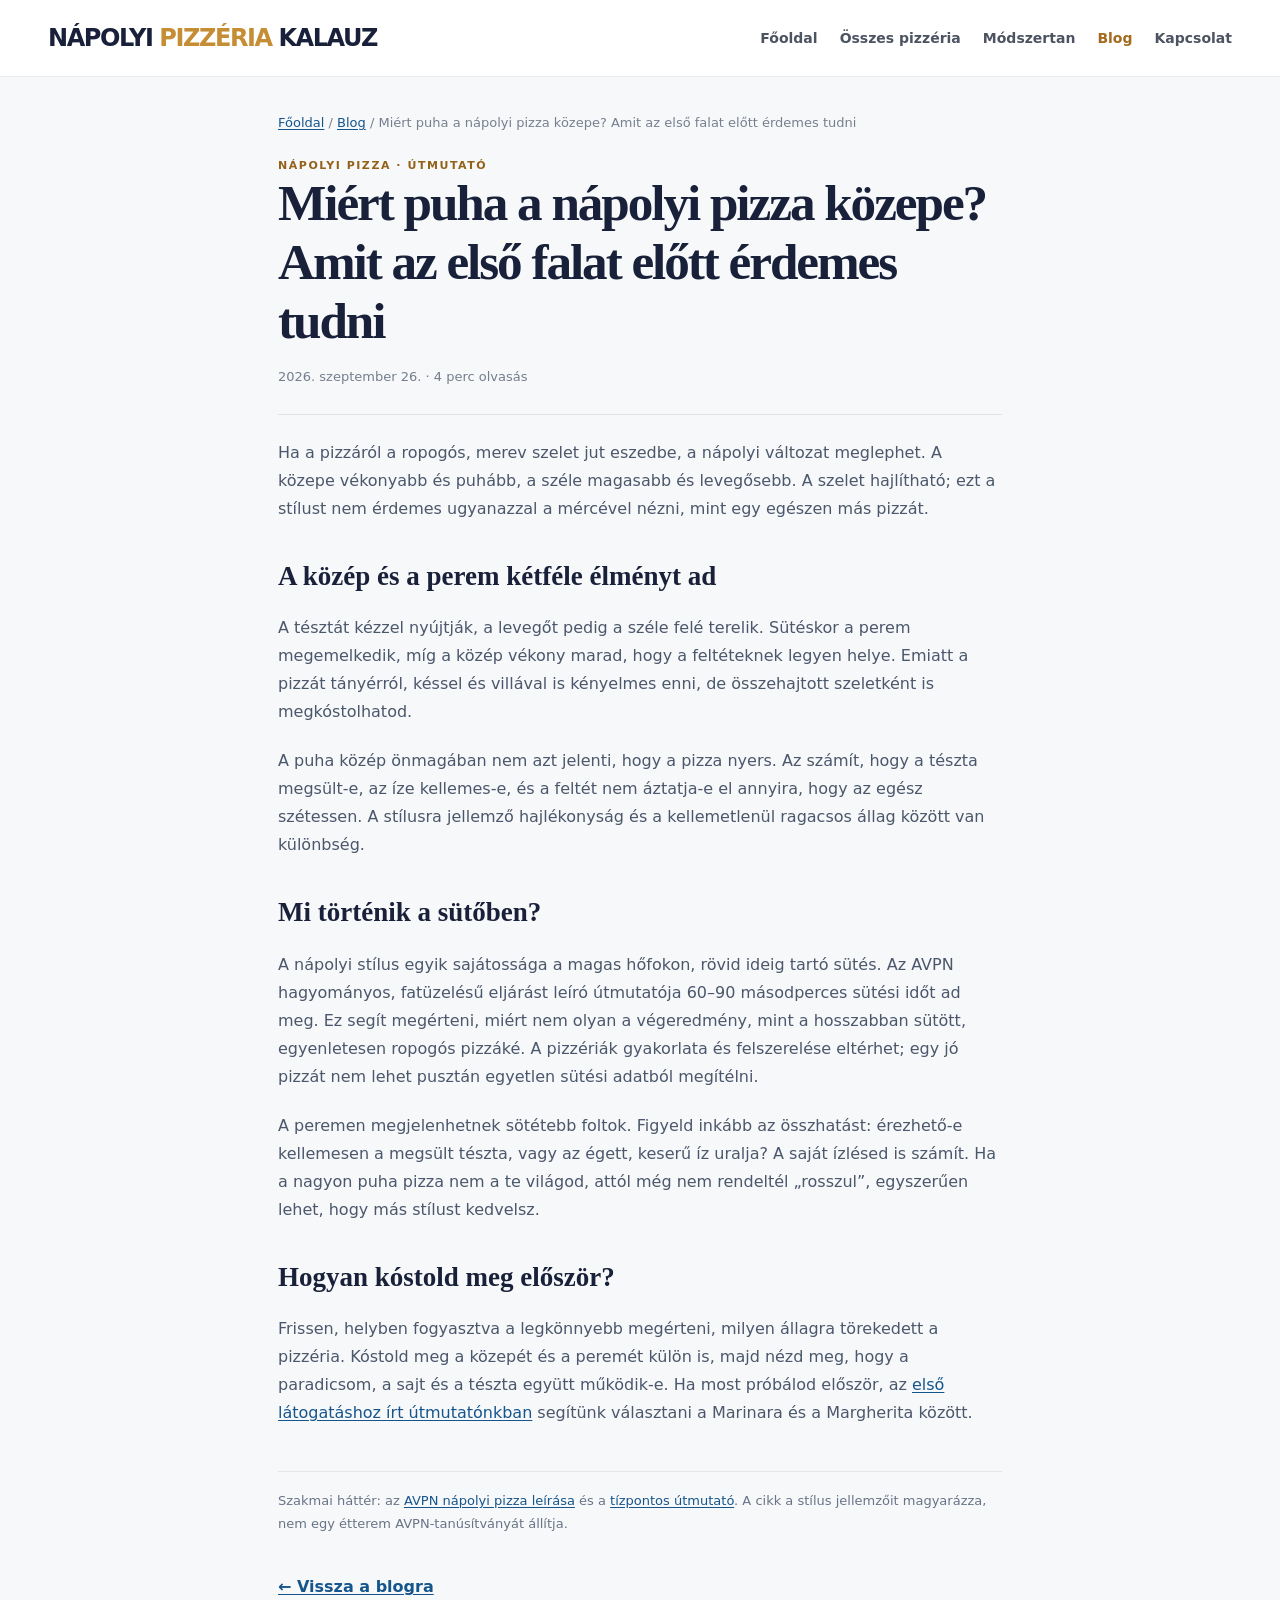
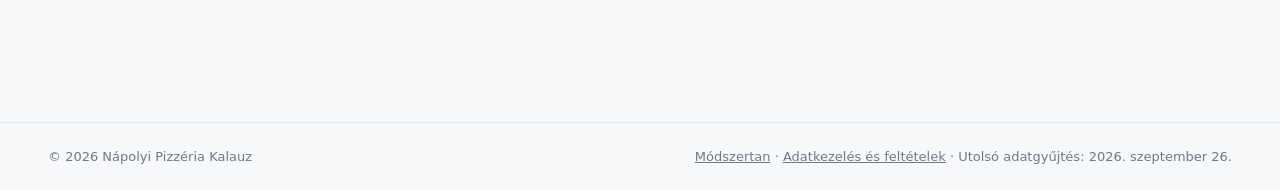
<file: docs/blog/miert-puha-a-napolyi-pizza/index.html>
<!doctype html><html lang="hu"><head><meta charset="utf-8"><meta name="viewport" content="width=device-width, initial-scale=1"><title>Miért puha a nápolyi pizza közepe? Amit az első falat előtt érdemes tudni | Nápolyi Pizzéria Kalauz</title><meta name="description" content="A nápolyi pizza puha közepéről, levegős pereméről és sütéséről közérthetően. Mi számít a stílus részének, és mi az, amire valóban figyelj?"><link rel="canonical" href="https://napolyipizzeriakalauz.com/blog/miert-puha-a-napolyi-pizza/"><meta property="og:type" content="website"><meta property="og:title" content="Miért puha a nápolyi pizza közepe? Amit az első falat előtt érdemes tudni | Nápolyi Pizzéria Kalauz"><meta property="og:description" content="A nápolyi pizza puha közepéről, levegős pereméről és sütéséről közérthetően. Mi számít a stílus részének, és mi az, amire valóban figyelj?"><meta property="og:url" content="https://napolyipizzeriakalauz.com/blog/miert-puha-a-napolyi-pizza/"><link rel="icon" href="https://napolyipizzeriakalauz.com/favicon.svg" type="image/svg+xml"><style>
:root{font-family:Inter,ui-sans-serif,system-ui,-apple-system,"Segoe UI",sans-serif;color:#182139;background:#f7f8fa}*{box-sizing:border-box}body{margin:0}button,input,select{font:inherit}button{cursor:pointer}a{color:inherit;text-decoration:none}.shell{max-width:1240px;margin:auto;padding:0 28px}.header{background:#fff;border-bottom:1px solid #e7e9ed;position:sticky;top:0;z-index:10}.header-inner{height:76px;display:flex;align-items:center;justify-content:space-between;gap:28px}.brand{font-weight:900;letter-spacing:-.06em;font-size:24px;white-space:nowrap}.brand span{color:#c58d34}.nav{display:flex;gap:30px;color:#4c5361;font-size:14px;font-weight:700}.nav a:hover,.nav a.active{color:#a36b1e}.top-right{font-size:12px;background:#f2f3f5;border-radius:99px;padding:9px 12px;color:#667081}.intro{display:grid;grid-template-columns:1.12fr .88fr;min-height:300px;background:#182139;color:white;overflow:hidden}.intro-copy{padding:42px max(28px,calc((100vw - 1184px)/2));padding-right:30px;align-self:center}.eyebrow{color:#edc271;font-size:12px;font-weight:900;letter-spacing:.16em;text-transform:uppercase}.intro h1{font-family:Georgia,serif;font-size:clamp(35px,4vw,56px);letter-spacing:-.045em;line-height:1.06;margin:16px 0 16px}.intro p{color:#d5d9e4;line-height:1.6;font-size:16px;max-width:560px;margin:0}.intro-photo{background:#614539 url('./pizza.jpg') center 54%/cover}.main{padding-top:34px;padding-bottom:80px}.featured{display:flex;align-items:center;justify-content:space-between;gap:18px;margin-bottom:15px}.featured h2,.results h2{font-family:Georgia,serif;font-size:27px;letter-spacing:-.03em;margin:0}.featured small{color:#7a8190;font-size:13px}.picks{display:grid;grid-template-columns:repeat(3,1fr);gap:14px;margin-bottom:42px}.pick{background:#fff;border:1px solid #e3e5e9;border-radius:12px;padding:20px;min-height:114px;display:flex;flex-direction:column;justify-content:space-between}.pick strong{font-size:17px}.pick .meta{color:#6f7684;font-size:13px}.pill{color:#7b541b;background:#fff2d8;border:1px solid #e7c681;padding:5px 9px;border-radius:20px;font-size:11px;font-weight:850;letter-spacing:.05em;white-space:nowrap}.pick-head{display:flex;justify-content:space-between;gap:10px}.search-panel{background:white;padding:22px 24px;border-radius:15px;border:1px solid #e0e4ea;box-shadow:0 5px 28px #1d25380a}.search-panel h2{font-family:Georgia,serif;margin:0 0 16px;font-size:26px}.filters{display:grid;grid-template-columns:1fr 1fr auto;gap:14px;align-items:end}.field{display:flex;flex-direction:column;gap:7px}.field label{font-size:14px;font-weight:750}.field input,.field select{width:100%;height:46px;border:1px solid #ccd2dc;border-radius:8px;padding:0 13px;background:white;color:#182139;outline-color:#ae7b34}.reset{height:46px;border:1px solid #d2d6df;border-radius:8px;background:#fff;padding:0 17px;font-weight:750;color:#465066}.results{margin-top:32px}.results-head{display:flex;justify-content:space-between;align-items:end;margin-bottom:17px}.results-head p{margin:6px 0 0;color:#777f8c;font-size:14px}.list{display:grid;gap:10px}.card{background:#fff;border:1px solid #e1e4e9;border-radius:11px;padding:18px 21px;display:flex;justify-content:space-between;align-items:center;gap:15px}.card.gold{border-left:5px solid #c79538}.card.silver{border-left:5px solid #9aa5b8}.card h3{font-size:17px;margin:0 0 6px}.card p{font-size:13px;color:#6c7481;margin:0;line-height:1.5}.card-right{display:flex;align-items:center;gap:12px;flex-shrink:0}.score{font-size:17px;font-weight:800;color:#26304a}.tag{font-size:11px;font-weight:850;letter-spacing:.08em;text-transform:uppercase;padding:8px 10px;border-radius:6px;background:#f0f2f5;color:#536070}.tag.gold{background:#fff1d4;color:#855d15}.tag.silver{background:#eef1f5;color:#586b82}.tag.recommended{background:#eaf3ed;color:#386348}.pagination{display:flex;align-items:center;justify-content:center;gap:12px;padding:24px 0}.pagination button{background:white;border:1px solid #cfd5df;border-radius:8px;padding:9px 14px;color:#182139}.pagination button:disabled{opacity:.35;cursor:default}.pagination span{font-size:14px;color:#596273}.footer{border-top:1px solid #e2e5eb;padding:26px 0;color:#717987;font-size:13px}.footer .shell{display:flex;justify-content:space-between;gap:20px}.section{display:none;padding:52px 0 90px;max-width:760px}.section.active{display:block}.section h1{font-family:Georgia,serif;font-size:44px}.section p,.section li{font-size:16px;line-height:1.7;color:#4e5867}.notice{border-left:4px solid #c79538;padding:12px 18px;background:#fff;margin-top:22px}@media(max-width:800px){.nav{gap:12px}.top-right{display:none}.intro{grid-template-columns:1fr}.intro-copy{padding:32px 24px}.intro-photo{height:180px;order:-1}.picks{grid-template-columns:1fr}.filters{grid-template-columns:1fr}.header-inner{height:auto;min-height:72px;flex-wrap:wrap;padding:14px 0}.nav{width:100%;justify-content:space-between;overflow:auto}.card{align-items:flex-start}.card-right{flex-direction:column;align-items:flex-end}.shell{padding:0 18px}.footer .shell{flex-direction:column}}

#osszes{max-width:1240px;padding-top:40px}#osszes>h1{font-size:38px;margin:0 0 22px}.list{display:grid;grid-template-columns:repeat(3,minmax(0,1fr));gap:17px}.card{padding:0;display:block;overflow:hidden;border-left-width:1px!important;min-width:0}.card.gold{border-color:#d5b371;box-shadow:inset 0 0 0 1px #d5b371}.card.silver{border-color:#b6c0cb}.photo-mock{aspect-ratio:1.55;background:linear-gradient(137deg,#15223e,#354a69 65%,#8c6980);color:#e8c27d;display:flex;flex-direction:column;align-items:center;justify-content:center;gap:11px;position:relative}.photo-mock:after{content:"";position:absolute;inset:12px;border:1px solid #ffffff39;border-radius:4px}.photo-mock span{letter-spacing:.16em;font-size:11px;font-weight:800;color:#e2e8f3}.photo-mark{height:58px;width:58px;border:1px solid #e4bd73;border-radius:50%;display:grid;place-items:center;font:italic 24px Georgia,serif}.card-body{padding:20px;min-height:145px}.card-title{display:flex;flex-direction:column;align-items:start;gap:11px;margin-bottom:9px}.card h3{margin:0}.card p{font-size:14px}.card-status{margin-top:8px!important;color:#7c6971!important}.card-status:empty{display:none}.card.empty{padding:24px;grid-column:1/-1}.picks{margin-bottom:4px}.pick{padding:0;overflow:hidden;min-height:0}.pick .photo-mock{aspect-ratio:1.45}.pick-content{padding:18px 20px 20px}.pick-content h3{font-size:19px;line-height:1.3;margin:13px 0 5px}.pick-content p{color:#646d7b;margin:0;font-size:14px}.pick-content small{display:block;color:#847365;margin-top:10px}.carousel-controls{display:flex;gap:8px}.carousel-controls button{width:42px;height:42px;border:1px solid #cbd0d9;background:#fff;border-radius:50%;font-size:20px;color:#1b2944}.carousel-controls button:hover{background:#182139;color:white}.carousel-note{font-size:13px;color:#8a91a0;margin:12px 0 0}.featured{align-items:end}.nav{gap:22px}.footer{margin-top:25px}@media(max-width:1000px){.list{grid-template-columns:repeat(2,minmax(0,1fr))}.picks{grid-template-columns:repeat(2,1fr)}}@media(max-width:700px){.list,.picks{grid-template-columns:1fr}.featured h2{font-size:24px}.featured small{display:block;margin-top:6px}.carousel-controls button{width:39px;height:39px}.intro-photo{height:150px}.intro{min-height:0}.pick .photo-mock{aspect-ratio:1.8}.nav{font-size:13px;gap:16px;white-space:nowrap}#osszes>h1{font-size:32px}}
.filters{grid-template-columns:minmax(170px,1fr) minmax(150px,1fr) minmax(160px,1fr) auto auto}.apply{height:46px;background:#182139;color:#fff;border:1px solid #182139;border-radius:8px;padding:0 21px;font-weight:800}.apply:hover{background:#30456c}@media(max-width:800px){.filters{grid-template-columns:1fr 1fr}.filters button{width:100%}}@media(max-width:500px){.filters{grid-template-columns:1fr}}
[hidden]{display:none!important}.section{display:block}.site-main{max-width:1240px;margin:auto;padding:38px 28px 80px}.site-main h1{font-family:Georgia,serif;letter-spacing:-.04em;font-size:clamp(34px,4vw,52px);margin:0 0 16px}.lead{font-size:17px;line-height:1.65;color:#4b576b;max-width:820px}.breadcrumb{font-size:13px;color:#767f8e;margin-bottom:24px}.breadcrumb a{text-decoration:underline}.plain-card{background:#fff;border:1px solid #e1e4e9;border-radius:12px;padding:22px;margin:14px 0}.plain-card p{font-size:15px;line-height:1.65}.plain-card a,.prose a,.card-link{color:#15558c;text-decoration:underline;text-underline-offset:2px}.detail-meta{display:flex;gap:10px;flex-wrap:wrap;align-items:center}.detail-meta .tag{letter-spacing:0}.prose{max-width:780px}.prose h2{font-family:Georgia,serif;font-size:27px;margin-top:34px}.prose p,.prose li{font-size:16px;line-height:1.75;color:#4b576b}.list{margin-top:22px}.filters{grid-template-columns:minmax(170px,1fr) minmax(140px,1fr) minmax(160px,1fr) auto auto}.filters button{height:46px}.card-link{display:inline-block;font-size:14px;font-weight:700;margin-top:12px}.card .card-body{min-height:174px}.card h2{font-size:17px;margin:0}.card .tag{display:inline-block}.link-row{display:flex;gap:16px;flex-wrap:wrap;margin-top:9px}.link-row a{font-size:14px}.site-tag{font-size:12px;background:#fff2d8;color:#7b541b;padding:6px 10px;border-radius:20px}.footer a{text-decoration:underline}.notice{border-left:4px solid #c79538;padding:14px 18px;background:#fff}.carousel-controls button:focus-visible,.apply:focus-visible,a:focus-visible{outline:3px solid #e9b963;outline-offset:3px}.photo-mock{aspect-ratio:1.55}.header .nav a.active{color:#a36b1e}@media(max-width:1000px){.filters{grid-template-columns:repeat(2,minmax(0,1fr))}}@media(max-width:700px){.site-main{padding:30px 18px 60px}.filters{grid-template-columns:1fr}.header-inner{gap:12px}.nav{overflow-x:auto}.link-row{flex-direction:column;gap:8px}}

.photo-mock.venue-photo{position:relative;overflow:hidden}.venue-photo .venue-image{width:100%;height:100%;object-fit:cover;display:block}.venue-photo .photo-credit{position:absolute;bottom:0;left:0;right:0;background:#101928eb;color:#fff;padding:7px 9px;font-size:12px;line-height:1.4}.photo-credit a{color:#fff;text-decoration:underline}.photo-credit a:hover{color:#f1d293}.photo-credit a:first-child{white-space:nowrap;font-family:Arial,sans-serif;font-weight:400}
.prose > .venue-photo{max-width:760px;margin:22px 0 28px;border-radius:14px}
.association-badges{display:flex;flex-wrap:wrap;gap:7px;margin:8px 0}.association-badges a{border:1px solid #bac8d3;border-radius:20px;padding:4px 9px;color:#224e69;background:#eff7fa;font-size:12px;font-weight:700;text-decoration:none}.association-badges a:hover{text-decoration:underline}
.association-guide{margin:26px 0 28px;padding:22px;background:#eff2f6;border:1px solid #e0e5ec;border-radius:16px}.association-guide h2{font-family:Georgia,serif;font-size:23px;letter-spacing:-.025em;margin:0 0 5px}.association-guide .guide-intro{font-size:14px;color:#677385;line-height:1.55;margin:0 0 17px}.guide-grid{display:grid;grid-template-columns:repeat(2,minmax(0,1fr));gap:12px}.guide-item{background:#fff;border:1px solid #e0e4e9;border-radius:12px;padding:19px 20px}.guide-item-head{display:flex;align-items:center;gap:10px;margin-bottom:10px}.guide-mark{display:inline-flex;align-items:center;justify-content:center;min-width:62px;padding:7px 10px;border-radius:7px;font-size:12px;font-weight:850;letter-spacing:.06em;background:#fff2d8;color:#7b541b}.guide-mark.avpn{background:#eff7fa;color:#224e69}.guide-item h3{margin:0;font-size:17px;letter-spacing:-.015em}.guide-item p{font-size:14px;line-height:1.6;color:#4b576b;margin:0}.guide-item a{color:#15558c;text-decoration:underline;text-underline-offset:2px}.guide-note{font-size:12px;color:#6e7786;line-height:1.5;margin:14px 2px 0}@media(max-width:700px){.association-guide{padding:17px;margin:21px 0 24px}.guide-grid{grid-template-columns:1fr}.guide-item{padding:17px}}

.blog-list{display:grid;grid-template-columns:repeat(3,minmax(0,1fr));gap:20px;margin:32px 0}.blog-card{background:#fff;border:1px solid #e1e4e9;border-radius:16px;padding:26px;display:flex;flex-direction:column;min-height:310px;box-shadow:0 9px 32px #1821390a}.blog-card h2{font-family:Georgia,serif;font-size:25px;line-height:1.2;letter-spacing:-.02em;margin:22px 0 12px}.blog-card h2 a{color:#182139;text-decoration:none}.blog-card h2 a:hover{text-decoration:underline}.blog-card p{color:#556173;line-height:1.55;margin:0 0 20px}.blog-card .card-link{margin-top:auto}.article-kicker{display:inline-block;color:#946118;text-transform:uppercase;letter-spacing:.14em;font-size:11px;font-weight:800}.article-meta{margin:0 0 25px!important;color:#747e8d!important;font-size:13px!important}.article-content{border-top:1px solid #e1e4e9;padding-top:8px}.article-content p{margin:16px 0 21px}.article-content h2{margin-top:38px}.article-source{border-top:1px solid #e2e6eb;margin-top:44px!important;padding-top:18px;color:#687487!important;font-size:13px!important}.article-pull{background:#fbf4e9;border-left:4px solid #c79538;padding:20px 24px;border-radius:0 10px 10px 0}.article-return{margin-top:38px;font-weight:700}@media(max-width:900px){.blog-list{grid-template-columns:repeat(2,minmax(0,1fr))}}@media(max-width:650px){.blog-list{grid-template-columns:1fr}.blog-card{min-height:0;padding:22px}.blog-card h2{font-size:23px}}
</style><script type="application/ld+json">{"@context": "https://schema.org", "@type": "BlogPosting", "headline": "Miért puha a nápolyi pizza közepe? Amit az első falat előtt érdemes tudni", "description": "A nápolyi pizza puha közepéről, levegős pereméről és sütéséről közérthetően. Mi számít a stílus részének, és mi az, amire valóban figyelj?", "datePublished": "2026-09-26", "dateModified": "2026-09-26", "inLanguage": "hu-HU", "mainEntityOfPage": "https://napolyipizzeriakalauz.com/blog/miert-puha-a-napolyi-pizza/"}</script><script defer src="https://napolyipizzeriakalauz.com/photo-config.js?v=7ad16bc7910e"></script><script defer src="https://napolyipizzeriakalauz.com/venue-photos.js?v=35744f89988c"></script></head><body><header class="header"><div class="shell header-inner"><a href="https://napolyipizzeriakalauz.com/" class="brand">NÁPOLYI <span>PIZZÉRIA</span> KALAUZ</a><nav class="nav" aria-label="Főmenü"><a href="https://napolyipizzeriakalauz.com/" class="">Főoldal</a><a href="https://napolyipizzeriakalauz.com/pizzeriak/" class="">Összes pizzéria</a><a href="https://napolyipizzeriakalauz.com/modszertan/" class="">Módszertan</a><a href="https://napolyipizzeriakalauz.com/blog/" class="active">Blog</a><a href="https://napolyipizzeriakalauz.com/kapcsolat/" class="">Kapcsolat</a></nav></div></header><main class="site-main prose"><div class="breadcrumb"><a href="https://napolyipizzeriakalauz.com/">Főoldal</a> / <a href="https://napolyipizzeriakalauz.com/blog/">Blog</a> / Miért puha a nápolyi pizza közepe? Amit az első falat előtt érdemes tudni</div><span class="article-kicker">Nápolyi pizza · Útmutató</span><h1>Miért puha a nápolyi pizza közepe? Amit az első falat előtt érdemes tudni</h1><p class="article-meta"><time datetime="2026-09-26">2026. szeptember 26.</time> · 4 perc olvasás</p><article class="article-content"><p class="lead">Ha a pizzáról a ropogós, merev szelet jut eszedbe, a nápolyi változat meglephet. A közepe vékonyabb és puhább, a széle magasabb és levegősebb. A szelet hajlítható; ezt a stílust nem érdemes ugyanazzal a mércével nézni, mint egy egészen más pizzát.</p>

<h2>A közép és a perem kétféle élményt ad</h2>
<p>A tésztát kézzel nyújtják, a levegőt pedig a széle felé terelik. Sütéskor a perem megemelkedik, míg a közép vékony marad, hogy a feltéteknek legyen helye. Emiatt a pizzát tányérról, késsel és villával is kényelmes enni, de összehajtott szeletként is megkóstolhatod.</p>
<p>A puha közép önmagában nem azt jelenti, hogy a pizza nyers. Az számít, hogy a tészta megsült-e, az íze kellemes-e, és a feltét nem áztatja-e el annyira, hogy az egész szétessen. A stílusra jellemző hajlékonyság és a kellemetlenül ragacsos állag között van különbség.</p>

<h2>Mi történik a sütőben?</h2>
<p>A nápolyi stílus egyik sajátossága a magas hőfokon, rövid ideig tartó sütés. Az AVPN hagyományos, fatüzelésű eljárást leíró útmutatója 60–90 másodperces sütési időt ad meg. Ez segít megérteni, miért nem olyan a végeredmény, mint a hosszabban sütött, egyenletesen ropogós pizzáké. A pizzériák gyakorlata és felszerelése eltérhet; egy jó pizzát nem lehet pusztán egyetlen sütési adatból megítélni.</p>
<p>A peremen megjelenhetnek sötétebb foltok. Figyeld inkább az összhatást: érezhető-e kellemesen a megsült tészta, vagy az égett, keserű íz uralja? A saját ízlésed is számít. Ha a nagyon puha pizza nem a te világod, attól még nem rendeltél „rosszul”, egyszerűen lehet, hogy más stílust kedvelsz.</p>

<h2>Hogyan kóstold meg először?</h2>
<p>Frissen, helyben fogyasztva a legkönnyebb megérteni, milyen állagra törekedett a pizzéria. Kóstold meg a közepét és a peremét külön is, majd nézd meg, hogy a paradicsom, a sajt és a tészta együtt működik-e. Ha most próbálod először, az <a href="https://napolyipizzeriakalauz.com/blog/elso-latogatas-napolyi-pizzeriaban/">első látogatáshoz írt útmutatónkban</a> segítünk választani a Marinara és a Margherita között.</p>

<p class="article-source">Szakmai háttér: az <a href="https://www.pizzanapoletana.org/it/ricetta_pizza_napoletana" target="_blank" rel="noopener noreferrer">AVPN nápolyi pizza leírása</a> és a <a href="https://www.pizzanapoletana.org/it/decalogo" target="_blank" rel="noopener noreferrer">tízpontos útmutató</a>. A cikk a stílus jellemzőit magyarázza, nem egy étterem AVPN-tanúsítványát állítja.</p>
</article><p class="article-return"><a href="https://napolyipizzeriakalauz.com/blog/">← Vissza a blogra</a></p></main><footer class="footer"><div class="shell"><span>© 2026 Nápolyi Pizzéria Kalauz</span><span><a href="https://napolyipizzeriakalauz.com/modszertan/">Módszertan</a> · <a href="https://napolyipizzeriakalauz.com/adatkezeles/">Adatkezelés és feltételek</a> · Utolsó adatgyűjtés: 2026. szeptember 26.</span></div></footer></body></html>
</file>
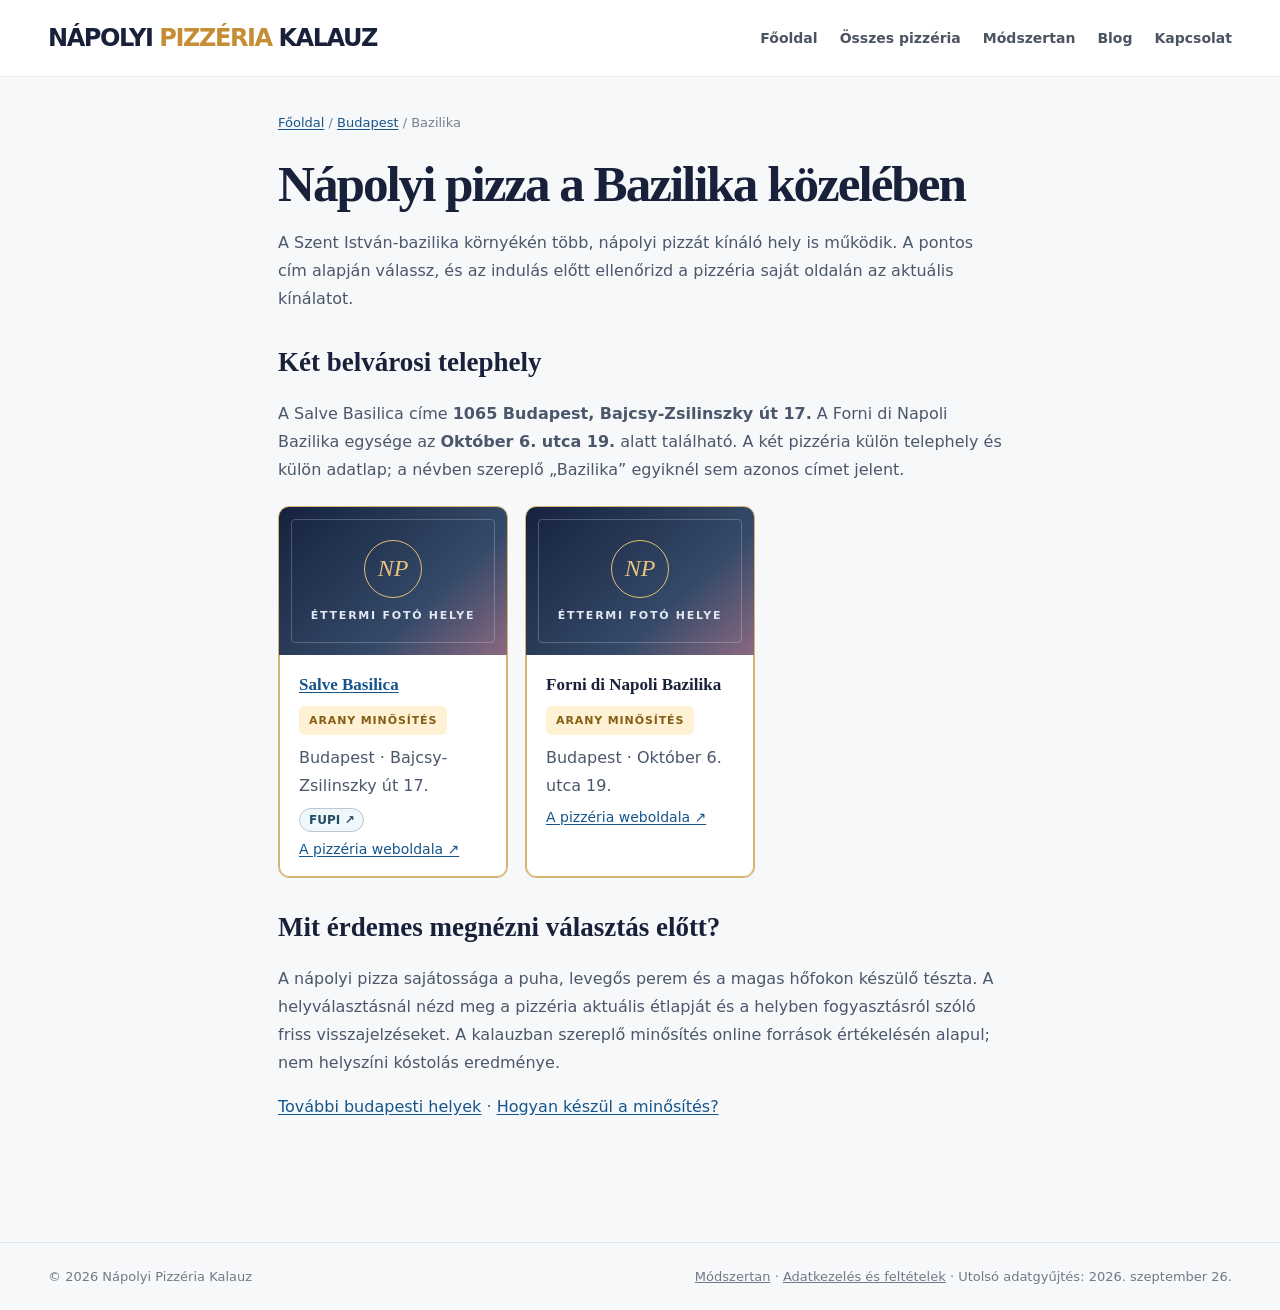
<file: docs/budapest/bazilika-napolyi-pizza/index.html>
<!doctype html><html lang="hu"><head><meta charset="utf-8"><meta name="viewport" content="width=device-width, initial-scale=1"><title>Nápolyi pizza a Bazilika közelében – Budapest belváros</title><meta name="description" content="Salve Basilica és Forni di Napoli Bazilika: nápolyi pizza Budapest belvárosában, a Szent István-bazilika környékén, ellenőrzött címekkel."><link rel="canonical" href="https://napolyipizzeriakalauz.com/budapest/bazilika-napolyi-pizza/"><meta property="og:type" content="website"><meta property="og:title" content="Nápolyi pizza a Bazilika közelében – Budapest belváros"><meta property="og:description" content="Salve Basilica és Forni di Napoli Bazilika: nápolyi pizza Budapest belvárosában, a Szent István-bazilika környékén, ellenőrzött címekkel."><meta property="og:url" content="https://napolyipizzeriakalauz.com/budapest/bazilika-napolyi-pizza/"><link rel="icon" href="https://napolyipizzeriakalauz.com/favicon.svg" type="image/svg+xml"><style>
:root{font-family:Inter,ui-sans-serif,system-ui,-apple-system,"Segoe UI",sans-serif;color:#182139;background:#f7f8fa}*{box-sizing:border-box}body{margin:0}button,input,select{font:inherit}button{cursor:pointer}a{color:inherit;text-decoration:none}.shell{max-width:1240px;margin:auto;padding:0 28px}.header{background:#fff;border-bottom:1px solid #e7e9ed;position:sticky;top:0;z-index:10}.header-inner{height:76px;display:flex;align-items:center;justify-content:space-between;gap:28px}.brand{font-weight:900;letter-spacing:-.06em;font-size:24px;white-space:nowrap}.brand span{color:#c58d34}.nav{display:flex;gap:30px;color:#4c5361;font-size:14px;font-weight:700}.nav a:hover,.nav a.active{color:#a36b1e}.top-right{font-size:12px;background:#f2f3f5;border-radius:99px;padding:9px 12px;color:#667081}.intro{display:grid;grid-template-columns:1.12fr .88fr;min-height:300px;background:#182139;color:white;overflow:hidden}.intro-copy{padding:42px max(28px,calc((100vw - 1184px)/2));padding-right:30px;align-self:center}.eyebrow{color:#edc271;font-size:12px;font-weight:900;letter-spacing:.16em;text-transform:uppercase}.intro h1{font-family:Georgia,serif;font-size:clamp(35px,4vw,56px);letter-spacing:-.045em;line-height:1.06;margin:16px 0 16px}.intro p{color:#d5d9e4;line-height:1.6;font-size:16px;max-width:560px;margin:0}.intro-photo{background:#614539 url('./pizza.jpg') center 54%/cover}.main{padding-top:34px;padding-bottom:80px}.featured{display:flex;align-items:center;justify-content:space-between;gap:18px;margin-bottom:15px}.featured h2,.results h2{font-family:Georgia,serif;font-size:27px;letter-spacing:-.03em;margin:0}.featured small{color:#7a8190;font-size:13px}.picks{display:grid;grid-template-columns:repeat(3,1fr);gap:14px;margin-bottom:42px}.pick{background:#fff;border:1px solid #e3e5e9;border-radius:12px;padding:20px;min-height:114px;display:flex;flex-direction:column;justify-content:space-between}.pick strong{font-size:17px}.pick .meta{color:#6f7684;font-size:13px}.pill{color:#7b541b;background:#fff2d8;border:1px solid #e7c681;padding:5px 9px;border-radius:20px;font-size:11px;font-weight:850;letter-spacing:.05em;white-space:nowrap}.pick-head{display:flex;justify-content:space-between;gap:10px}.search-panel{background:white;padding:22px 24px;border-radius:15px;border:1px solid #e0e4ea;box-shadow:0 5px 28px #1d25380a}.search-panel h2{font-family:Georgia,serif;margin:0 0 16px;font-size:26px}.filters{display:grid;grid-template-columns:1fr 1fr auto;gap:14px;align-items:end}.field{display:flex;flex-direction:column;gap:7px}.field label{font-size:14px;font-weight:750}.field input,.field select{width:100%;height:46px;border:1px solid #ccd2dc;border-radius:8px;padding:0 13px;background:white;color:#182139;outline-color:#ae7b34}.reset{height:46px;border:1px solid #d2d6df;border-radius:8px;background:#fff;padding:0 17px;font-weight:750;color:#465066}.results{margin-top:32px}.results-head{display:flex;justify-content:space-between;align-items:end;margin-bottom:17px}.results-head p{margin:6px 0 0;color:#777f8c;font-size:14px}.list{display:grid;gap:10px}.card{background:#fff;border:1px solid #e1e4e9;border-radius:11px;padding:18px 21px;display:flex;justify-content:space-between;align-items:center;gap:15px}.card.gold{border-left:5px solid #c79538}.card.silver{border-left:5px solid #9aa5b8}.card h3{font-size:17px;margin:0 0 6px}.card p{font-size:13px;color:#6c7481;margin:0;line-height:1.5}.card-right{display:flex;align-items:center;gap:12px;flex-shrink:0}.score{font-size:17px;font-weight:800;color:#26304a}.tag{font-size:11px;font-weight:850;letter-spacing:.08em;text-transform:uppercase;padding:8px 10px;border-radius:6px;background:#f0f2f5;color:#536070}.tag.gold{background:#fff1d4;color:#855d15}.tag.silver{background:#eef1f5;color:#586b82}.tag.recommended{background:#eaf3ed;color:#386348}.pagination{display:flex;align-items:center;justify-content:center;gap:12px;padding:24px 0}.pagination button{background:white;border:1px solid #cfd5df;border-radius:8px;padding:9px 14px;color:#182139}.pagination button:disabled{opacity:.35;cursor:default}.pagination span{font-size:14px;color:#596273}.footer{border-top:1px solid #e2e5eb;padding:26px 0;color:#717987;font-size:13px}.footer .shell{display:flex;justify-content:space-between;gap:20px}.section{display:none;padding:52px 0 90px;max-width:760px}.section.active{display:block}.section h1{font-family:Georgia,serif;font-size:44px}.section p,.section li{font-size:16px;line-height:1.7;color:#4e5867}.notice{border-left:4px solid #c79538;padding:12px 18px;background:#fff;margin-top:22px}@media(max-width:800px){.nav{gap:12px}.top-right{display:none}.intro{grid-template-columns:1fr}.intro-copy{padding:32px 24px}.intro-photo{height:180px;order:-1}.picks{grid-template-columns:1fr}.filters{grid-template-columns:1fr}.header-inner{height:auto;min-height:72px;flex-wrap:wrap;padding:14px 0}.nav{width:100%;justify-content:space-between;overflow:auto}.card{align-items:flex-start}.card-right{flex-direction:column;align-items:flex-end}.shell{padding:0 18px}.footer .shell{flex-direction:column}}

#osszes{max-width:1240px;padding-top:40px}#osszes>h1{font-size:38px;margin:0 0 22px}.list{display:grid;grid-template-columns:repeat(3,minmax(0,1fr));gap:17px}.card{padding:0;display:block;overflow:hidden;border-left-width:1px!important;min-width:0}.card.gold{border-color:#d5b371;box-shadow:inset 0 0 0 1px #d5b371}.card.silver{border-color:#b6c0cb}.photo-mock{aspect-ratio:1.55;background:linear-gradient(137deg,#15223e,#354a69 65%,#8c6980);color:#e8c27d;display:flex;flex-direction:column;align-items:center;justify-content:center;gap:11px;position:relative}.photo-mock:after{content:"";position:absolute;inset:12px;border:1px solid #ffffff39;border-radius:4px}.photo-mock span{letter-spacing:.16em;font-size:11px;font-weight:800;color:#e2e8f3}.photo-mark{height:58px;width:58px;border:1px solid #e4bd73;border-radius:50%;display:grid;place-items:center;font:italic 24px Georgia,serif}.card-body{padding:20px;min-height:145px}.card-title{display:flex;flex-direction:column;align-items:start;gap:11px;margin-bottom:9px}.card h3{margin:0}.card p{font-size:14px}.card-status{margin-top:8px!important;color:#7c6971!important}.card-status:empty{display:none}.card.empty{padding:24px;grid-column:1/-1}.picks{margin-bottom:4px}.pick{padding:0;overflow:hidden;min-height:0}.pick .photo-mock{aspect-ratio:1.45}.pick-content{padding:18px 20px 20px}.pick-content h3{font-size:19px;line-height:1.3;margin:13px 0 5px}.pick-content p{color:#646d7b;margin:0;font-size:14px}.pick-content small{display:block;color:#847365;margin-top:10px}.carousel-controls{display:flex;gap:8px}.carousel-controls button{width:42px;height:42px;border:1px solid #cbd0d9;background:#fff;border-radius:50%;font-size:20px;color:#1b2944}.carousel-controls button:hover{background:#182139;color:white}.carousel-note{font-size:13px;color:#8a91a0;margin:12px 0 0}.featured{align-items:end}.nav{gap:22px}.footer{margin-top:25px}@media(max-width:1000px){.list{grid-template-columns:repeat(2,minmax(0,1fr))}.picks{grid-template-columns:repeat(2,1fr)}}@media(max-width:700px){.list,.picks{grid-template-columns:1fr}.featured h2{font-size:24px}.featured small{display:block;margin-top:6px}.carousel-controls button{width:39px;height:39px}.intro-photo{height:150px}.intro{min-height:0}.pick .photo-mock{aspect-ratio:1.8}.nav{font-size:13px;gap:16px;white-space:nowrap}#osszes>h1{font-size:32px}}
.filters{grid-template-columns:minmax(170px,1fr) minmax(150px,1fr) minmax(160px,1fr) auto auto}.apply{height:46px;background:#182139;color:#fff;border:1px solid #182139;border-radius:8px;padding:0 21px;font-weight:800}.apply:hover{background:#30456c}@media(max-width:800px){.filters{grid-template-columns:1fr 1fr}.filters button{width:100%}}@media(max-width:500px){.filters{grid-template-columns:1fr}}
[hidden]{display:none!important}.section{display:block}.site-main{max-width:1240px;margin:auto;padding:38px 28px 80px}.site-main h1{font-family:Georgia,serif;letter-spacing:-.04em;font-size:clamp(34px,4vw,52px);margin:0 0 16px}.lead{font-size:17px;line-height:1.65;color:#4b576b;max-width:820px}.breadcrumb{font-size:13px;color:#767f8e;margin-bottom:24px}.breadcrumb a{text-decoration:underline}.plain-card{background:#fff;border:1px solid #e1e4e9;border-radius:12px;padding:22px;margin:14px 0}.plain-card p{font-size:15px;line-height:1.65}.plain-card a,.prose a,.card-link{color:#15558c;text-decoration:underline;text-underline-offset:2px}.detail-meta{display:flex;gap:10px;flex-wrap:wrap;align-items:center}.detail-meta .tag{letter-spacing:0}.prose{max-width:780px}.prose h2{font-family:Georgia,serif;font-size:27px;margin-top:34px}.prose p,.prose li{font-size:16px;line-height:1.75;color:#4b576b}.list{margin-top:22px}.filters{grid-template-columns:minmax(170px,1fr) minmax(140px,1fr) minmax(160px,1fr) auto auto}.filters button{height:46px}.card-link{display:inline-block;font-size:14px;font-weight:700;margin-top:12px}.card .card-body{min-height:174px}.card h2{font-size:17px;margin:0}.card .tag{display:inline-block}.link-row{display:flex;gap:16px;flex-wrap:wrap;margin-top:9px}.link-row a{font-size:14px}.site-tag{font-size:12px;background:#fff2d8;color:#7b541b;padding:6px 10px;border-radius:20px}.footer a{text-decoration:underline}.notice{border-left:4px solid #c79538;padding:14px 18px;background:#fff}.carousel-controls button:focus-visible,.apply:focus-visible,a:focus-visible{outline:3px solid #e9b963;outline-offset:3px}.photo-mock{aspect-ratio:1.55}.header .nav a.active{color:#a36b1e}@media(max-width:1000px){.filters{grid-template-columns:repeat(2,minmax(0,1fr))}}@media(max-width:700px){.site-main{padding:30px 18px 60px}.filters{grid-template-columns:1fr}.header-inner{gap:12px}.nav{overflow-x:auto}.link-row{flex-direction:column;gap:8px}}

.photo-mock.venue-photo{position:relative;overflow:hidden}.venue-photo .venue-image{width:100%;height:100%;object-fit:cover;display:block}.venue-photo .photo-credit{position:absolute;bottom:0;left:0;right:0;background:#101928eb;color:#fff;padding:7px 9px;font-size:12px;line-height:1.4}.photo-credit a{color:#fff;text-decoration:underline}.photo-credit a:hover{color:#f1d293}.photo-credit a:first-child{white-space:nowrap;font-family:Arial,sans-serif;font-weight:400}
.prose > .venue-photo{max-width:760px;margin:22px 0 28px;border-radius:14px}
.association-badges{display:flex;flex-wrap:wrap;gap:7px;margin:8px 0}.association-badges a{border:1px solid #bac8d3;border-radius:20px;padding:4px 9px;color:#224e69;background:#eff7fa;font-size:12px;font-weight:700;text-decoration:none}.association-badges a:hover{text-decoration:underline}
.association-guide{margin:26px 0 28px;padding:22px;background:#eff2f6;border:1px solid #e0e5ec;border-radius:16px}.association-guide h2{font-family:Georgia,serif;font-size:23px;letter-spacing:-.025em;margin:0 0 5px}.association-guide .guide-intro{font-size:14px;color:#677385;line-height:1.55;margin:0 0 17px}.guide-grid{display:grid;grid-template-columns:repeat(2,minmax(0,1fr));gap:12px}.guide-item{background:#fff;border:1px solid #e0e4e9;border-radius:12px;padding:19px 20px}.guide-item-head{display:flex;align-items:center;gap:10px;margin-bottom:10px}.guide-mark{display:inline-flex;align-items:center;justify-content:center;min-width:62px;padding:7px 10px;border-radius:7px;font-size:12px;font-weight:850;letter-spacing:.06em;background:#fff2d8;color:#7b541b}.guide-mark.avpn{background:#eff7fa;color:#224e69}.guide-item h3{margin:0;font-size:17px;letter-spacing:-.015em}.guide-item p{font-size:14px;line-height:1.6;color:#4b576b;margin:0}.guide-item a{color:#15558c;text-decoration:underline;text-underline-offset:2px}.guide-note{font-size:12px;color:#6e7786;line-height:1.5;margin:14px 2px 0}@media(max-width:700px){.association-guide{padding:17px;margin:21px 0 24px}.guide-grid{grid-template-columns:1fr}.guide-item{padding:17px}}

.blog-list{display:grid;grid-template-columns:repeat(3,minmax(0,1fr));gap:20px;margin:32px 0}.blog-card{background:#fff;border:1px solid #e1e4e9;border-radius:16px;padding:26px;display:flex;flex-direction:column;min-height:310px;box-shadow:0 9px 32px #1821390a}.blog-card h2{font-family:Georgia,serif;font-size:25px;line-height:1.2;letter-spacing:-.02em;margin:22px 0 12px}.blog-card h2 a{color:#182139;text-decoration:none}.blog-card h2 a:hover{text-decoration:underline}.blog-card p{color:#556173;line-height:1.55;margin:0 0 20px}.blog-card .card-link{margin-top:auto}.article-kicker{display:inline-block;color:#946118;text-transform:uppercase;letter-spacing:.14em;font-size:11px;font-weight:800}.article-meta{margin:0 0 25px!important;color:#747e8d!important;font-size:13px!important}.article-content{border-top:1px solid #e1e4e9;padding-top:8px}.article-content p{margin:16px 0 21px}.article-content h2{margin-top:38px}.article-source{border-top:1px solid #e2e6eb;margin-top:44px!important;padding-top:18px;color:#687487!important;font-size:13px!important}.article-pull{background:#fbf4e9;border-left:4px solid #c79538;padding:20px 24px;border-radius:0 10px 10px 0}.article-return{margin-top:38px;font-weight:700}@media(max-width:900px){.blog-list{grid-template-columns:repeat(2,minmax(0,1fr))}}@media(max-width:650px){.blog-list{grid-template-columns:1fr}.blog-card{min-height:0;padding:22px}.blog-card h2{font-size:23px}}
</style><script defer src="https://napolyipizzeriakalauz.com/photo-config.js?v=7ad16bc7910e"></script><script defer src="https://napolyipizzeriakalauz.com/venue-photos.js?v=35744f89988c"></script></head><body><header class="header"><div class="shell header-inner"><a href="https://napolyipizzeriakalauz.com/" class="brand">NÁPOLYI <span>PIZZÉRIA</span> KALAUZ</a><nav class="nav" aria-label="Főmenü"><a href="https://napolyipizzeriakalauz.com/" class="">Főoldal</a><a href="https://napolyipizzeriakalauz.com/pizzeriak/" class="">Összes pizzéria</a><a href="https://napolyipizzeriakalauz.com/modszertan/" class="">Módszertan</a><a href="https://napolyipizzeriakalauz.com/blog/" class="">Blog</a><a href="https://napolyipizzeriakalauz.com/kapcsolat/" class="">Kapcsolat</a></nav></div></header><main class="site-main prose"><div class="breadcrumb"><a href="https://napolyipizzeriakalauz.com/">Főoldal</a> / <a href="https://napolyipizzeriakalauz.com/budapest/">Budapest</a> / Bazilika</div><h1>Nápolyi pizza a Bazilika közelében</h1><p class="lead">A Szent István-bazilika környékén több, nápolyi pizzát kínáló hely is működik. A pontos cím alapján válassz, és az indulás előtt ellenőrizd a pizzéria saját oldalán az aktuális kínálatot.</p><h2>Két belvárosi telephely</h2><p>A Salve Basilica címe <strong>1065 Budapest, Bajcsy-Zsilinszky út 17.</strong> A Forni di Napoli Bazilika egysége az <strong>Október 6. utca 19.</strong> alatt található. A két pizzéria külön telephely és külön adatlap; a névben szereplő „Bazilika” egyiknél sem azonos címet jelent.</p><div class="list"><article class="card gold" data-name="salve basilica" data-city="Budapest" data-grade="gold"><div class="photo-mock venue-photo" data-place-name="Salve Basilica" data-place-city="Budapest" data-place-address="Bajcsy-Zsilinszky út 17." data-photo-lookup-name="" data-photo-lookup-address="" role="img" aria-label="Salve Basilica: az éttermi fotó helye"><div class="photo-mark">NP</div><span>ÉTTERMI FOTÓ HELYE</span></div><div class="card-body"><div class="card-title"><h2><a href="https://napolyipizzeriakalauz.com/pizzeria/salve-basilica/">Salve Basilica</a></h2><span class="tag gold">Arany minősítés</span></div><p>Budapest · Bajcsy-Zsilinszky út 17.</p><div class="association-badges"><a href="https://fupihungary.hu/#pizzaterkep" target="_blank" rel="noopener noreferrer">FUPI ↗</a></div><p class="card-status"></p><div class="link-row"><a href="https://salve.hu/salve-basilica/" target="_blank" rel="noopener noreferrer">A pizzéria weboldala ↗</a></div></div></article><article class="card gold" data-name="forni di napoli bazilika" data-city="Budapest" data-grade="gold"><div class="photo-mock venue-photo" data-place-name="Forni di Napoli Bazilika" data-place-city="Budapest" data-place-address="Október 6. utca 19." data-photo-lookup-name="" data-photo-lookup-address="" role="img" aria-label="Forni di Napoli Bazilika: az éttermi fotó helye"><div class="photo-mark">NP</div><span>ÉTTERMI FOTÓ HELYE</span></div><div class="card-body"><div class="card-title"><h2>Forni di Napoli Bazilika</h2><span class="tag gold">Arany minősítés</span></div><p>Budapest · Október 6. utca 19.</p><p class="card-status"></p><div class="link-row"><a href="https://fornidinapoli.hu/bazilika/" target="_blank" rel="noopener noreferrer">A pizzéria weboldala ↗</a></div></div></article></div><h2>Mit érdemes megnézni választás előtt?</h2><p>A nápolyi pizza sajátossága a puha, levegős perem és a magas hőfokon készülő tészta. A helyválasztásnál nézd meg a pizzéria aktuális étlapját és a helyben fogyasztásról szóló friss visszajelzéseket. A kalauzban szereplő minősítés online források értékelésén alapul; nem helyszíni kóstolás eredménye.</p><p><a href="https://napolyipizzeriakalauz.com/budapest/">További budapesti helyek</a> · <a href="https://napolyipizzeriakalauz.com/modszertan/">Hogyan készül a minősítés?</a></p></main><footer class="footer"><div class="shell"><span>© 2026 Nápolyi Pizzéria Kalauz</span><span><a href="https://napolyipizzeriakalauz.com/modszertan/">Módszertan</a> · <a href="https://napolyipizzeriakalauz.com/adatkezeles/">Adatkezelés és feltételek</a> · Utolsó adatgyűjtés: 2026. szeptember 26.</span></div></footer></body></html>
</file>
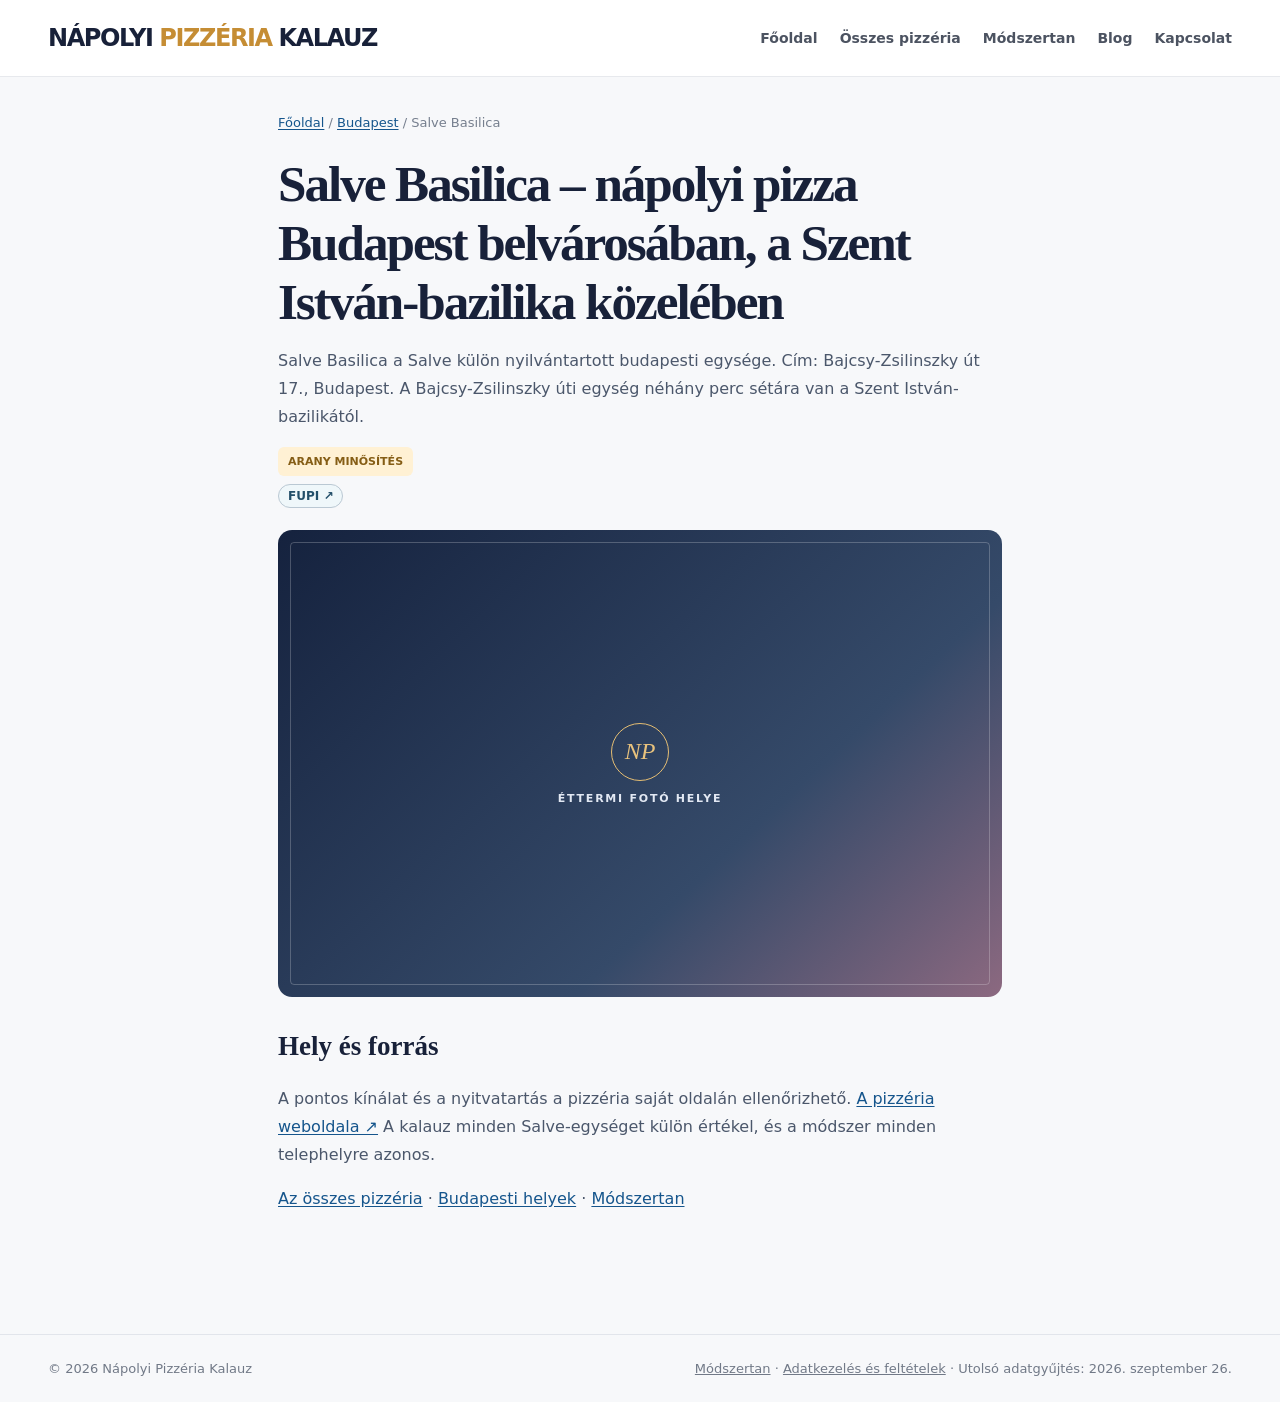
<file: docs/pizzeria/salve-basilica/index.html>
<!doctype html><html lang="hu"><head><meta charset="utf-8"><meta name="viewport" content="width=device-width, initial-scale=1"><title>Salve Basilica – nápolyi pizza Budapest | Nápolyi Pizzéria Kalauz</title><meta name="description" content="Salve Basilica: külön budapesti telephely, cím és hivatkozás a pizzéria oldalára. Budapest belvárosában, a Szent István-bazilika közelében."><link rel="canonical" href="https://napolyipizzeriakalauz.com/pizzeria/salve-basilica/"><meta property="og:type" content="website"><meta property="og:title" content="Salve Basilica – nápolyi pizza Budapest | Nápolyi Pizzéria Kalauz"><meta property="og:description" content="Salve Basilica: külön budapesti telephely, cím és hivatkozás a pizzéria oldalára. Budapest belvárosában, a Szent István-bazilika közelében."><meta property="og:url" content="https://napolyipizzeriakalauz.com/pizzeria/salve-basilica/"><link rel="icon" href="https://napolyipizzeriakalauz.com/favicon.svg" type="image/svg+xml"><style>
:root{font-family:Inter,ui-sans-serif,system-ui,-apple-system,"Segoe UI",sans-serif;color:#182139;background:#f7f8fa}*{box-sizing:border-box}body{margin:0}button,input,select{font:inherit}button{cursor:pointer}a{color:inherit;text-decoration:none}.shell{max-width:1240px;margin:auto;padding:0 28px}.header{background:#fff;border-bottom:1px solid #e7e9ed;position:sticky;top:0;z-index:10}.header-inner{height:76px;display:flex;align-items:center;justify-content:space-between;gap:28px}.brand{font-weight:900;letter-spacing:-.06em;font-size:24px;white-space:nowrap}.brand span{color:#c58d34}.nav{display:flex;gap:30px;color:#4c5361;font-size:14px;font-weight:700}.nav a:hover,.nav a.active{color:#a36b1e}.top-right{font-size:12px;background:#f2f3f5;border-radius:99px;padding:9px 12px;color:#667081}.intro{display:grid;grid-template-columns:1.12fr .88fr;min-height:300px;background:#182139;color:white;overflow:hidden}.intro-copy{padding:42px max(28px,calc((100vw - 1184px)/2));padding-right:30px;align-self:center}.eyebrow{color:#edc271;font-size:12px;font-weight:900;letter-spacing:.16em;text-transform:uppercase}.intro h1{font-family:Georgia,serif;font-size:clamp(35px,4vw,56px);letter-spacing:-.045em;line-height:1.06;margin:16px 0 16px}.intro p{color:#d5d9e4;line-height:1.6;font-size:16px;max-width:560px;margin:0}.intro-photo{background:#614539 url('./pizza.jpg') center 54%/cover}.main{padding-top:34px;padding-bottom:80px}.featured{display:flex;align-items:center;justify-content:space-between;gap:18px;margin-bottom:15px}.featured h2,.results h2{font-family:Georgia,serif;font-size:27px;letter-spacing:-.03em;margin:0}.featured small{color:#7a8190;font-size:13px}.picks{display:grid;grid-template-columns:repeat(3,1fr);gap:14px;margin-bottom:42px}.pick{background:#fff;border:1px solid #e3e5e9;border-radius:12px;padding:20px;min-height:114px;display:flex;flex-direction:column;justify-content:space-between}.pick strong{font-size:17px}.pick .meta{color:#6f7684;font-size:13px}.pill{color:#7b541b;background:#fff2d8;border:1px solid #e7c681;padding:5px 9px;border-radius:20px;font-size:11px;font-weight:850;letter-spacing:.05em;white-space:nowrap}.pick-head{display:flex;justify-content:space-between;gap:10px}.search-panel{background:white;padding:22px 24px;border-radius:15px;border:1px solid #e0e4ea;box-shadow:0 5px 28px #1d25380a}.search-panel h2{font-family:Georgia,serif;margin:0 0 16px;font-size:26px}.filters{display:grid;grid-template-columns:1fr 1fr auto;gap:14px;align-items:end}.field{display:flex;flex-direction:column;gap:7px}.field label{font-size:14px;font-weight:750}.field input,.field select{width:100%;height:46px;border:1px solid #ccd2dc;border-radius:8px;padding:0 13px;background:white;color:#182139;outline-color:#ae7b34}.reset{height:46px;border:1px solid #d2d6df;border-radius:8px;background:#fff;padding:0 17px;font-weight:750;color:#465066}.results{margin-top:32px}.results-head{display:flex;justify-content:space-between;align-items:end;margin-bottom:17px}.results-head p{margin:6px 0 0;color:#777f8c;font-size:14px}.list{display:grid;gap:10px}.card{background:#fff;border:1px solid #e1e4e9;border-radius:11px;padding:18px 21px;display:flex;justify-content:space-between;align-items:center;gap:15px}.card.gold{border-left:5px solid #c79538}.card.silver{border-left:5px solid #9aa5b8}.card h3{font-size:17px;margin:0 0 6px}.card p{font-size:13px;color:#6c7481;margin:0;line-height:1.5}.card-right{display:flex;align-items:center;gap:12px;flex-shrink:0}.score{font-size:17px;font-weight:800;color:#26304a}.tag{font-size:11px;font-weight:850;letter-spacing:.08em;text-transform:uppercase;padding:8px 10px;border-radius:6px;background:#f0f2f5;color:#536070}.tag.gold{background:#fff1d4;color:#855d15}.tag.silver{background:#eef1f5;color:#586b82}.tag.recommended{background:#eaf3ed;color:#386348}.pagination{display:flex;align-items:center;justify-content:center;gap:12px;padding:24px 0}.pagination button{background:white;border:1px solid #cfd5df;border-radius:8px;padding:9px 14px;color:#182139}.pagination button:disabled{opacity:.35;cursor:default}.pagination span{font-size:14px;color:#596273}.footer{border-top:1px solid #e2e5eb;padding:26px 0;color:#717987;font-size:13px}.footer .shell{display:flex;justify-content:space-between;gap:20px}.section{display:none;padding:52px 0 90px;max-width:760px}.section.active{display:block}.section h1{font-family:Georgia,serif;font-size:44px}.section p,.section li{font-size:16px;line-height:1.7;color:#4e5867}.notice{border-left:4px solid #c79538;padding:12px 18px;background:#fff;margin-top:22px}@media(max-width:800px){.nav{gap:12px}.top-right{display:none}.intro{grid-template-columns:1fr}.intro-copy{padding:32px 24px}.intro-photo{height:180px;order:-1}.picks{grid-template-columns:1fr}.filters{grid-template-columns:1fr}.header-inner{height:auto;min-height:72px;flex-wrap:wrap;padding:14px 0}.nav{width:100%;justify-content:space-between;overflow:auto}.card{align-items:flex-start}.card-right{flex-direction:column;align-items:flex-end}.shell{padding:0 18px}.footer .shell{flex-direction:column}}

#osszes{max-width:1240px;padding-top:40px}#osszes>h1{font-size:38px;margin:0 0 22px}.list{display:grid;grid-template-columns:repeat(3,minmax(0,1fr));gap:17px}.card{padding:0;display:block;overflow:hidden;border-left-width:1px!important;min-width:0}.card.gold{border-color:#d5b371;box-shadow:inset 0 0 0 1px #d5b371}.card.silver{border-color:#b6c0cb}.photo-mock{aspect-ratio:1.55;background:linear-gradient(137deg,#15223e,#354a69 65%,#8c6980);color:#e8c27d;display:flex;flex-direction:column;align-items:center;justify-content:center;gap:11px;position:relative}.photo-mock:after{content:"";position:absolute;inset:12px;border:1px solid #ffffff39;border-radius:4px}.photo-mock span{letter-spacing:.16em;font-size:11px;font-weight:800;color:#e2e8f3}.photo-mark{height:58px;width:58px;border:1px solid #e4bd73;border-radius:50%;display:grid;place-items:center;font:italic 24px Georgia,serif}.card-body{padding:20px;min-height:145px}.card-title{display:flex;flex-direction:column;align-items:start;gap:11px;margin-bottom:9px}.card h3{margin:0}.card p{font-size:14px}.card-status{margin-top:8px!important;color:#7c6971!important}.card-status:empty{display:none}.card.empty{padding:24px;grid-column:1/-1}.picks{margin-bottom:4px}.pick{padding:0;overflow:hidden;min-height:0}.pick .photo-mock{aspect-ratio:1.45}.pick-content{padding:18px 20px 20px}.pick-content h3{font-size:19px;line-height:1.3;margin:13px 0 5px}.pick-content p{color:#646d7b;margin:0;font-size:14px}.pick-content small{display:block;color:#847365;margin-top:10px}.carousel-controls{display:flex;gap:8px}.carousel-controls button{width:42px;height:42px;border:1px solid #cbd0d9;background:#fff;border-radius:50%;font-size:20px;color:#1b2944}.carousel-controls button:hover{background:#182139;color:white}.carousel-note{font-size:13px;color:#8a91a0;margin:12px 0 0}.featured{align-items:end}.nav{gap:22px}.footer{margin-top:25px}@media(max-width:1000px){.list{grid-template-columns:repeat(2,minmax(0,1fr))}.picks{grid-template-columns:repeat(2,1fr)}}@media(max-width:700px){.list,.picks{grid-template-columns:1fr}.featured h2{font-size:24px}.featured small{display:block;margin-top:6px}.carousel-controls button{width:39px;height:39px}.intro-photo{height:150px}.intro{min-height:0}.pick .photo-mock{aspect-ratio:1.8}.nav{font-size:13px;gap:16px;white-space:nowrap}#osszes>h1{font-size:32px}}
.filters{grid-template-columns:minmax(170px,1fr) minmax(150px,1fr) minmax(160px,1fr) auto auto}.apply{height:46px;background:#182139;color:#fff;border:1px solid #182139;border-radius:8px;padding:0 21px;font-weight:800}.apply:hover{background:#30456c}@media(max-width:800px){.filters{grid-template-columns:1fr 1fr}.filters button{width:100%}}@media(max-width:500px){.filters{grid-template-columns:1fr}}
[hidden]{display:none!important}.section{display:block}.site-main{max-width:1240px;margin:auto;padding:38px 28px 80px}.site-main h1{font-family:Georgia,serif;letter-spacing:-.04em;font-size:clamp(34px,4vw,52px);margin:0 0 16px}.lead{font-size:17px;line-height:1.65;color:#4b576b;max-width:820px}.breadcrumb{font-size:13px;color:#767f8e;margin-bottom:24px}.breadcrumb a{text-decoration:underline}.plain-card{background:#fff;border:1px solid #e1e4e9;border-radius:12px;padding:22px;margin:14px 0}.plain-card p{font-size:15px;line-height:1.65}.plain-card a,.prose a,.card-link{color:#15558c;text-decoration:underline;text-underline-offset:2px}.detail-meta{display:flex;gap:10px;flex-wrap:wrap;align-items:center}.detail-meta .tag{letter-spacing:0}.prose{max-width:780px}.prose h2{font-family:Georgia,serif;font-size:27px;margin-top:34px}.prose p,.prose li{font-size:16px;line-height:1.75;color:#4b576b}.list{margin-top:22px}.filters{grid-template-columns:minmax(170px,1fr) minmax(140px,1fr) minmax(160px,1fr) auto auto}.filters button{height:46px}.card-link{display:inline-block;font-size:14px;font-weight:700;margin-top:12px}.card .card-body{min-height:174px}.card h2{font-size:17px;margin:0}.card .tag{display:inline-block}.link-row{display:flex;gap:16px;flex-wrap:wrap;margin-top:9px}.link-row a{font-size:14px}.site-tag{font-size:12px;background:#fff2d8;color:#7b541b;padding:6px 10px;border-radius:20px}.footer a{text-decoration:underline}.notice{border-left:4px solid #c79538;padding:14px 18px;background:#fff}.carousel-controls button:focus-visible,.apply:focus-visible,a:focus-visible{outline:3px solid #e9b963;outline-offset:3px}.photo-mock{aspect-ratio:1.55}.header .nav a.active{color:#a36b1e}@media(max-width:1000px){.filters{grid-template-columns:repeat(2,minmax(0,1fr))}}@media(max-width:700px){.site-main{padding:30px 18px 60px}.filters{grid-template-columns:1fr}.header-inner{gap:12px}.nav{overflow-x:auto}.link-row{flex-direction:column;gap:8px}}

.photo-mock.venue-photo{position:relative;overflow:hidden}.venue-photo .venue-image{width:100%;height:100%;object-fit:cover;display:block}.venue-photo .photo-credit{position:absolute;bottom:0;left:0;right:0;background:#101928eb;color:#fff;padding:7px 9px;font-size:12px;line-height:1.4}.photo-credit a{color:#fff;text-decoration:underline}.photo-credit a:hover{color:#f1d293}.photo-credit a:first-child{white-space:nowrap;font-family:Arial,sans-serif;font-weight:400}
.prose > .venue-photo{max-width:760px;margin:22px 0 28px;border-radius:14px}
.association-badges{display:flex;flex-wrap:wrap;gap:7px;margin:8px 0}.association-badges a{border:1px solid #bac8d3;border-radius:20px;padding:4px 9px;color:#224e69;background:#eff7fa;font-size:12px;font-weight:700;text-decoration:none}.association-badges a:hover{text-decoration:underline}
.association-guide{margin:26px 0 28px;padding:22px;background:#eff2f6;border:1px solid #e0e5ec;border-radius:16px}.association-guide h2{font-family:Georgia,serif;font-size:23px;letter-spacing:-.025em;margin:0 0 5px}.association-guide .guide-intro{font-size:14px;color:#677385;line-height:1.55;margin:0 0 17px}.guide-grid{display:grid;grid-template-columns:repeat(2,minmax(0,1fr));gap:12px}.guide-item{background:#fff;border:1px solid #e0e4e9;border-radius:12px;padding:19px 20px}.guide-item-head{display:flex;align-items:center;gap:10px;margin-bottom:10px}.guide-mark{display:inline-flex;align-items:center;justify-content:center;min-width:62px;padding:7px 10px;border-radius:7px;font-size:12px;font-weight:850;letter-spacing:.06em;background:#fff2d8;color:#7b541b}.guide-mark.avpn{background:#eff7fa;color:#224e69}.guide-item h3{margin:0;font-size:17px;letter-spacing:-.015em}.guide-item p{font-size:14px;line-height:1.6;color:#4b576b;margin:0}.guide-item a{color:#15558c;text-decoration:underline;text-underline-offset:2px}.guide-note{font-size:12px;color:#6e7786;line-height:1.5;margin:14px 2px 0}@media(max-width:700px){.association-guide{padding:17px;margin:21px 0 24px}.guide-grid{grid-template-columns:1fr}.guide-item{padding:17px}}

.blog-list{display:grid;grid-template-columns:repeat(3,minmax(0,1fr));gap:20px;margin:32px 0}.blog-card{background:#fff;border:1px solid #e1e4e9;border-radius:16px;padding:26px;display:flex;flex-direction:column;min-height:310px;box-shadow:0 9px 32px #1821390a}.blog-card h2{font-family:Georgia,serif;font-size:25px;line-height:1.2;letter-spacing:-.02em;margin:22px 0 12px}.blog-card h2 a{color:#182139;text-decoration:none}.blog-card h2 a:hover{text-decoration:underline}.blog-card p{color:#556173;line-height:1.55;margin:0 0 20px}.blog-card .card-link{margin-top:auto}.article-kicker{display:inline-block;color:#946118;text-transform:uppercase;letter-spacing:.14em;font-size:11px;font-weight:800}.article-meta{margin:0 0 25px!important;color:#747e8d!important;font-size:13px!important}.article-content{border-top:1px solid #e1e4e9;padding-top:8px}.article-content p{margin:16px 0 21px}.article-content h2{margin-top:38px}.article-source{border-top:1px solid #e2e6eb;margin-top:44px!important;padding-top:18px;color:#687487!important;font-size:13px!important}.article-pull{background:#fbf4e9;border-left:4px solid #c79538;padding:20px 24px;border-radius:0 10px 10px 0}.article-return{margin-top:38px;font-weight:700}@media(max-width:900px){.blog-list{grid-template-columns:repeat(2,minmax(0,1fr))}}@media(max-width:650px){.blog-list{grid-template-columns:1fr}.blog-card{min-height:0;padding:22px}.blog-card h2{font-size:23px}}
</style><script type="application/ld+json">{"@context": "https://schema.org", "@type": "Restaurant", "name": "Salve Basilica", "servesCuisine": "Nápolyi pizza", "address": {"@type": "PostalAddress", "streetAddress": "Bajcsy-Zsilinszky út 17.", "addressLocality": "Budapest", "addressCountry": "HU"}, "url": "https://salve.hu/salve-basilica/"}</script><script defer src="https://napolyipizzeriakalauz.com/photo-config.js?v=7ad16bc7910e"></script><script defer src="https://napolyipizzeriakalauz.com/venue-photos.js?v=35744f89988c"></script></head><body><header class="header"><div class="shell header-inner"><a href="https://napolyipizzeriakalauz.com/" class="brand">NÁPOLYI <span>PIZZÉRIA</span> KALAUZ</a><nav class="nav" aria-label="Főmenü"><a href="https://napolyipizzeriakalauz.com/" class="">Főoldal</a><a href="https://napolyipizzeriakalauz.com/pizzeriak/" class="">Összes pizzéria</a><a href="https://napolyipizzeriakalauz.com/modszertan/" class="">Módszertan</a><a href="https://napolyipizzeriakalauz.com/blog/" class="">Blog</a><a href="https://napolyipizzeriakalauz.com/kapcsolat/" class="">Kapcsolat</a></nav></div></header><main class="site-main prose"><div class="breadcrumb"><a href="https://napolyipizzeriakalauz.com/">Főoldal</a> / <a href="https://napolyipizzeriakalauz.com/budapest/">Budapest</a> / Salve Basilica</div><h1>Salve Basilica – nápolyi pizza Budapest belvárosában, a Szent István-bazilika közelében</h1><p class="lead">Salve Basilica a Salve külön nyilvántartott budapesti egysége. Cím: Bajcsy-Zsilinszky út 17., Budapest. A Bajcsy-Zsilinszky úti egység néhány perc sétára van a Szent István-bazilikától.</p><div class="detail-meta"><span class="tag gold">Arany minősítés</span></div><div class="association-badges"><a href="https://fupihungary.hu/#pizzaterkep" target="_blank" rel="noopener noreferrer">FUPI ↗</a></div><div class="photo-mock venue-photo" data-place-name="Salve Basilica" data-place-city="Budapest" data-place-address="Bajcsy-Zsilinszky út 17." data-photo-lookup-name="" data-photo-lookup-address="" role="img" aria-label="Salve Basilica: az éttermi fotó helye"><div class="photo-mark">NP</div><span>ÉTTERMI FOTÓ HELYE</span></div><h2>Hely és forrás</h2><p>A pontos kínálat és a nyitvatartás a pizzéria saját oldalán ellenőrizhető. <a href="https://salve.hu/salve-basilica/" target="_blank" rel="noopener noreferrer">A pizzéria weboldala ↗</a> A kalauz minden Salve-egységet külön értékel, és a módszer minden telephelyre azonos.</p><p><a href="https://napolyipizzeriakalauz.com/pizzeriak/">Az összes pizzéria</a> · <a href="https://napolyipizzeriakalauz.com/budapest/">Budapesti helyek</a> · <a href="https://napolyipizzeriakalauz.com/modszertan/">Módszertan</a></p></main><footer class="footer"><div class="shell"><span>© 2026 Nápolyi Pizzéria Kalauz</span><span><a href="https://napolyipizzeriakalauz.com/modszertan/">Módszertan</a> · <a href="https://napolyipizzeriakalauz.com/adatkezeles/">Adatkezelés és feltételek</a> · Utolsó adatgyűjtés: 2026. szeptember 26.</span></div></footer></body></html>
</file>
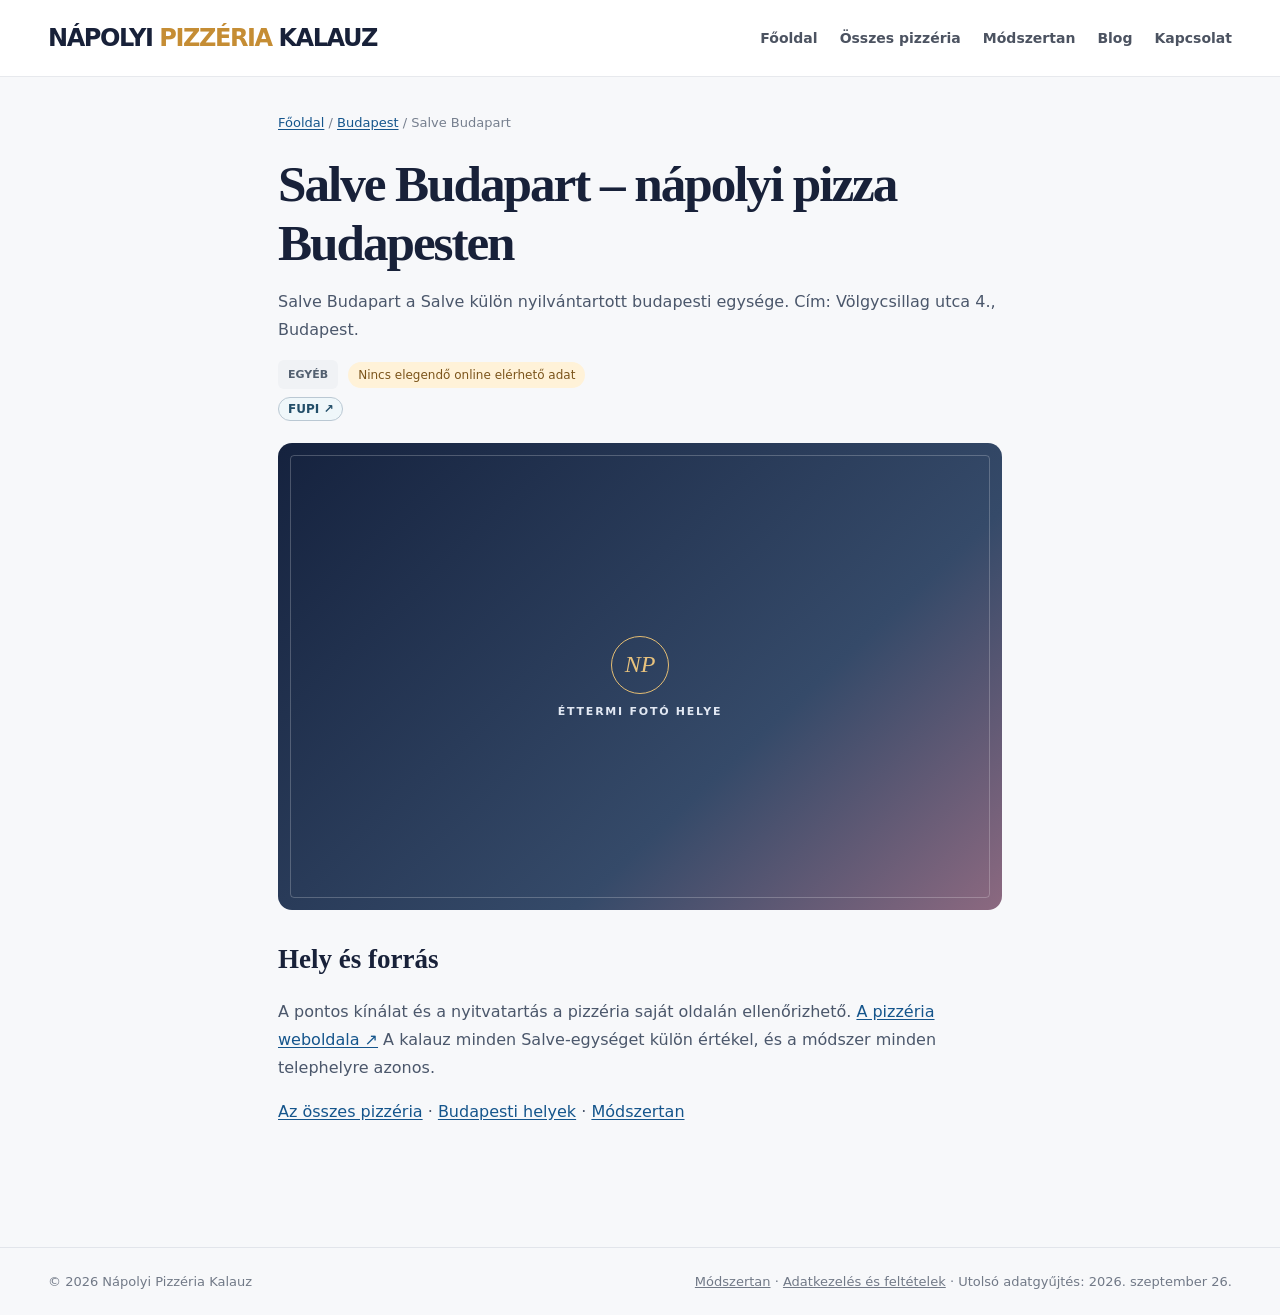
<file: docs/pizzeria/salve-budapart/index.html>
<!doctype html><html lang="hu"><head><meta charset="utf-8"><meta name="viewport" content="width=device-width, initial-scale=1"><title>Salve Budapart – nápolyi pizza Budapest | Nápolyi Pizzéria Kalauz</title><meta name="description" content="Salve Budapart: külön budapesti telephely, cím és hivatkozás a pizzéria oldalára. Budapesten."><link rel="canonical" href="https://napolyipizzeriakalauz.com/pizzeria/salve-budapart/"><meta property="og:type" content="website"><meta property="og:title" content="Salve Budapart – nápolyi pizza Budapest | Nápolyi Pizzéria Kalauz"><meta property="og:description" content="Salve Budapart: külön budapesti telephely, cím és hivatkozás a pizzéria oldalára. Budapesten."><meta property="og:url" content="https://napolyipizzeriakalauz.com/pizzeria/salve-budapart/"><link rel="icon" href="https://napolyipizzeriakalauz.com/favicon.svg" type="image/svg+xml"><style>
:root{font-family:Inter,ui-sans-serif,system-ui,-apple-system,"Segoe UI",sans-serif;color:#182139;background:#f7f8fa}*{box-sizing:border-box}body{margin:0}button,input,select{font:inherit}button{cursor:pointer}a{color:inherit;text-decoration:none}.shell{max-width:1240px;margin:auto;padding:0 28px}.header{background:#fff;border-bottom:1px solid #e7e9ed;position:sticky;top:0;z-index:10}.header-inner{height:76px;display:flex;align-items:center;justify-content:space-between;gap:28px}.brand{font-weight:900;letter-spacing:-.06em;font-size:24px;white-space:nowrap}.brand span{color:#c58d34}.nav{display:flex;gap:30px;color:#4c5361;font-size:14px;font-weight:700}.nav a:hover,.nav a.active{color:#a36b1e}.top-right{font-size:12px;background:#f2f3f5;border-radius:99px;padding:9px 12px;color:#667081}.intro{display:grid;grid-template-columns:1.12fr .88fr;min-height:300px;background:#182139;color:white;overflow:hidden}.intro-copy{padding:42px max(28px,calc((100vw - 1184px)/2));padding-right:30px;align-self:center}.eyebrow{color:#edc271;font-size:12px;font-weight:900;letter-spacing:.16em;text-transform:uppercase}.intro h1{font-family:Georgia,serif;font-size:clamp(35px,4vw,56px);letter-spacing:-.045em;line-height:1.06;margin:16px 0 16px}.intro p{color:#d5d9e4;line-height:1.6;font-size:16px;max-width:560px;margin:0}.intro-photo{background:#614539 url('./pizza.jpg') center 54%/cover}.main{padding-top:34px;padding-bottom:80px}.featured{display:flex;align-items:center;justify-content:space-between;gap:18px;margin-bottom:15px}.featured h2,.results h2{font-family:Georgia,serif;font-size:27px;letter-spacing:-.03em;margin:0}.featured small{color:#7a8190;font-size:13px}.picks{display:grid;grid-template-columns:repeat(3,1fr);gap:14px;margin-bottom:42px}.pick{background:#fff;border:1px solid #e3e5e9;border-radius:12px;padding:20px;min-height:114px;display:flex;flex-direction:column;justify-content:space-between}.pick strong{font-size:17px}.pick .meta{color:#6f7684;font-size:13px}.pill{color:#7b541b;background:#fff2d8;border:1px solid #e7c681;padding:5px 9px;border-radius:20px;font-size:11px;font-weight:850;letter-spacing:.05em;white-space:nowrap}.pick-head{display:flex;justify-content:space-between;gap:10px}.search-panel{background:white;padding:22px 24px;border-radius:15px;border:1px solid #e0e4ea;box-shadow:0 5px 28px #1d25380a}.search-panel h2{font-family:Georgia,serif;margin:0 0 16px;font-size:26px}.filters{display:grid;grid-template-columns:1fr 1fr auto;gap:14px;align-items:end}.field{display:flex;flex-direction:column;gap:7px}.field label{font-size:14px;font-weight:750}.field input,.field select{width:100%;height:46px;border:1px solid #ccd2dc;border-radius:8px;padding:0 13px;background:white;color:#182139;outline-color:#ae7b34}.reset{height:46px;border:1px solid #d2d6df;border-radius:8px;background:#fff;padding:0 17px;font-weight:750;color:#465066}.results{margin-top:32px}.results-head{display:flex;justify-content:space-between;align-items:end;margin-bottom:17px}.results-head p{margin:6px 0 0;color:#777f8c;font-size:14px}.list{display:grid;gap:10px}.card{background:#fff;border:1px solid #e1e4e9;border-radius:11px;padding:18px 21px;display:flex;justify-content:space-between;align-items:center;gap:15px}.card.gold{border-left:5px solid #c79538}.card.silver{border-left:5px solid #9aa5b8}.card h3{font-size:17px;margin:0 0 6px}.card p{font-size:13px;color:#6c7481;margin:0;line-height:1.5}.card-right{display:flex;align-items:center;gap:12px;flex-shrink:0}.score{font-size:17px;font-weight:800;color:#26304a}.tag{font-size:11px;font-weight:850;letter-spacing:.08em;text-transform:uppercase;padding:8px 10px;border-radius:6px;background:#f0f2f5;color:#536070}.tag.gold{background:#fff1d4;color:#855d15}.tag.silver{background:#eef1f5;color:#586b82}.tag.recommended{background:#eaf3ed;color:#386348}.pagination{display:flex;align-items:center;justify-content:center;gap:12px;padding:24px 0}.pagination button{background:white;border:1px solid #cfd5df;border-radius:8px;padding:9px 14px;color:#182139}.pagination button:disabled{opacity:.35;cursor:default}.pagination span{font-size:14px;color:#596273}.footer{border-top:1px solid #e2e5eb;padding:26px 0;color:#717987;font-size:13px}.footer .shell{display:flex;justify-content:space-between;gap:20px}.section{display:none;padding:52px 0 90px;max-width:760px}.section.active{display:block}.section h1{font-family:Georgia,serif;font-size:44px}.section p,.section li{font-size:16px;line-height:1.7;color:#4e5867}.notice{border-left:4px solid #c79538;padding:12px 18px;background:#fff;margin-top:22px}@media(max-width:800px){.nav{gap:12px}.top-right{display:none}.intro{grid-template-columns:1fr}.intro-copy{padding:32px 24px}.intro-photo{height:180px;order:-1}.picks{grid-template-columns:1fr}.filters{grid-template-columns:1fr}.header-inner{height:auto;min-height:72px;flex-wrap:wrap;padding:14px 0}.nav{width:100%;justify-content:space-between;overflow:auto}.card{align-items:flex-start}.card-right{flex-direction:column;align-items:flex-end}.shell{padding:0 18px}.footer .shell{flex-direction:column}}

#osszes{max-width:1240px;padding-top:40px}#osszes>h1{font-size:38px;margin:0 0 22px}.list{display:grid;grid-template-columns:repeat(3,minmax(0,1fr));gap:17px}.card{padding:0;display:block;overflow:hidden;border-left-width:1px!important;min-width:0}.card.gold{border-color:#d5b371;box-shadow:inset 0 0 0 1px #d5b371}.card.silver{border-color:#b6c0cb}.photo-mock{aspect-ratio:1.55;background:linear-gradient(137deg,#15223e,#354a69 65%,#8c6980);color:#e8c27d;display:flex;flex-direction:column;align-items:center;justify-content:center;gap:11px;position:relative}.photo-mock:after{content:"";position:absolute;inset:12px;border:1px solid #ffffff39;border-radius:4px}.photo-mock span{letter-spacing:.16em;font-size:11px;font-weight:800;color:#e2e8f3}.photo-mark{height:58px;width:58px;border:1px solid #e4bd73;border-radius:50%;display:grid;place-items:center;font:italic 24px Georgia,serif}.card-body{padding:20px;min-height:145px}.card-title{display:flex;flex-direction:column;align-items:start;gap:11px;margin-bottom:9px}.card h3{margin:0}.card p{font-size:14px}.card-status{margin-top:8px!important;color:#7c6971!important}.card-status:empty{display:none}.card.empty{padding:24px;grid-column:1/-1}.picks{margin-bottom:4px}.pick{padding:0;overflow:hidden;min-height:0}.pick .photo-mock{aspect-ratio:1.45}.pick-content{padding:18px 20px 20px}.pick-content h3{font-size:19px;line-height:1.3;margin:13px 0 5px}.pick-content p{color:#646d7b;margin:0;font-size:14px}.pick-content small{display:block;color:#847365;margin-top:10px}.carousel-controls{display:flex;gap:8px}.carousel-controls button{width:42px;height:42px;border:1px solid #cbd0d9;background:#fff;border-radius:50%;font-size:20px;color:#1b2944}.carousel-controls button:hover{background:#182139;color:white}.carousel-note{font-size:13px;color:#8a91a0;margin:12px 0 0}.featured{align-items:end}.nav{gap:22px}.footer{margin-top:25px}@media(max-width:1000px){.list{grid-template-columns:repeat(2,minmax(0,1fr))}.picks{grid-template-columns:repeat(2,1fr)}}@media(max-width:700px){.list,.picks{grid-template-columns:1fr}.featured h2{font-size:24px}.featured small{display:block;margin-top:6px}.carousel-controls button{width:39px;height:39px}.intro-photo{height:150px}.intro{min-height:0}.pick .photo-mock{aspect-ratio:1.8}.nav{font-size:13px;gap:16px;white-space:nowrap}#osszes>h1{font-size:32px}}
.filters{grid-template-columns:minmax(170px,1fr) minmax(150px,1fr) minmax(160px,1fr) auto auto}.apply{height:46px;background:#182139;color:#fff;border:1px solid #182139;border-radius:8px;padding:0 21px;font-weight:800}.apply:hover{background:#30456c}@media(max-width:800px){.filters{grid-template-columns:1fr 1fr}.filters button{width:100%}}@media(max-width:500px){.filters{grid-template-columns:1fr}}
[hidden]{display:none!important}.section{display:block}.site-main{max-width:1240px;margin:auto;padding:38px 28px 80px}.site-main h1{font-family:Georgia,serif;letter-spacing:-.04em;font-size:clamp(34px,4vw,52px);margin:0 0 16px}.lead{font-size:17px;line-height:1.65;color:#4b576b;max-width:820px}.breadcrumb{font-size:13px;color:#767f8e;margin-bottom:24px}.breadcrumb a{text-decoration:underline}.plain-card{background:#fff;border:1px solid #e1e4e9;border-radius:12px;padding:22px;margin:14px 0}.plain-card p{font-size:15px;line-height:1.65}.plain-card a,.prose a,.card-link{color:#15558c;text-decoration:underline;text-underline-offset:2px}.detail-meta{display:flex;gap:10px;flex-wrap:wrap;align-items:center}.detail-meta .tag{letter-spacing:0}.prose{max-width:780px}.prose h2{font-family:Georgia,serif;font-size:27px;margin-top:34px}.prose p,.prose li{font-size:16px;line-height:1.75;color:#4b576b}.list{margin-top:22px}.filters{grid-template-columns:minmax(170px,1fr) minmax(140px,1fr) minmax(160px,1fr) auto auto}.filters button{height:46px}.card-link{display:inline-block;font-size:14px;font-weight:700;margin-top:12px}.card .card-body{min-height:174px}.card h2{font-size:17px;margin:0}.card .tag{display:inline-block}.link-row{display:flex;gap:16px;flex-wrap:wrap;margin-top:9px}.link-row a{font-size:14px}.site-tag{font-size:12px;background:#fff2d8;color:#7b541b;padding:6px 10px;border-radius:20px}.footer a{text-decoration:underline}.notice{border-left:4px solid #c79538;padding:14px 18px;background:#fff}.carousel-controls button:focus-visible,.apply:focus-visible,a:focus-visible{outline:3px solid #e9b963;outline-offset:3px}.photo-mock{aspect-ratio:1.55}.header .nav a.active{color:#a36b1e}@media(max-width:1000px){.filters{grid-template-columns:repeat(2,minmax(0,1fr))}}@media(max-width:700px){.site-main{padding:30px 18px 60px}.filters{grid-template-columns:1fr}.header-inner{gap:12px}.nav{overflow-x:auto}.link-row{flex-direction:column;gap:8px}}

.photo-mock.venue-photo{position:relative;overflow:hidden}.venue-photo .venue-image{width:100%;height:100%;object-fit:cover;display:block}.venue-photo .photo-credit{position:absolute;bottom:0;left:0;right:0;background:#101928eb;color:#fff;padding:7px 9px;font-size:12px;line-height:1.4}.photo-credit a{color:#fff;text-decoration:underline}.photo-credit a:hover{color:#f1d293}.photo-credit a:first-child{white-space:nowrap;font-family:Arial,sans-serif;font-weight:400}
.prose > .venue-photo{max-width:760px;margin:22px 0 28px;border-radius:14px}
.association-badges{display:flex;flex-wrap:wrap;gap:7px;margin:8px 0}.association-badges a{border:1px solid #bac8d3;border-radius:20px;padding:4px 9px;color:#224e69;background:#eff7fa;font-size:12px;font-weight:700;text-decoration:none}.association-badges a:hover{text-decoration:underline}
.association-guide{margin:26px 0 28px;padding:22px;background:#eff2f6;border:1px solid #e0e5ec;border-radius:16px}.association-guide h2{font-family:Georgia,serif;font-size:23px;letter-spacing:-.025em;margin:0 0 5px}.association-guide .guide-intro{font-size:14px;color:#677385;line-height:1.55;margin:0 0 17px}.guide-grid{display:grid;grid-template-columns:repeat(2,minmax(0,1fr));gap:12px}.guide-item{background:#fff;border:1px solid #e0e4e9;border-radius:12px;padding:19px 20px}.guide-item-head{display:flex;align-items:center;gap:10px;margin-bottom:10px}.guide-mark{display:inline-flex;align-items:center;justify-content:center;min-width:62px;padding:7px 10px;border-radius:7px;font-size:12px;font-weight:850;letter-spacing:.06em;background:#fff2d8;color:#7b541b}.guide-mark.avpn{background:#eff7fa;color:#224e69}.guide-item h3{margin:0;font-size:17px;letter-spacing:-.015em}.guide-item p{font-size:14px;line-height:1.6;color:#4b576b;margin:0}.guide-item a{color:#15558c;text-decoration:underline;text-underline-offset:2px}.guide-note{font-size:12px;color:#6e7786;line-height:1.5;margin:14px 2px 0}@media(max-width:700px){.association-guide{padding:17px;margin:21px 0 24px}.guide-grid{grid-template-columns:1fr}.guide-item{padding:17px}}

.blog-list{display:grid;grid-template-columns:repeat(3,minmax(0,1fr));gap:20px;margin:32px 0}.blog-card{background:#fff;border:1px solid #e1e4e9;border-radius:16px;padding:26px;display:flex;flex-direction:column;min-height:310px;box-shadow:0 9px 32px #1821390a}.blog-card h2{font-family:Georgia,serif;font-size:25px;line-height:1.2;letter-spacing:-.02em;margin:22px 0 12px}.blog-card h2 a{color:#182139;text-decoration:none}.blog-card h2 a:hover{text-decoration:underline}.blog-card p{color:#556173;line-height:1.55;margin:0 0 20px}.blog-card .card-link{margin-top:auto}.article-kicker{display:inline-block;color:#946118;text-transform:uppercase;letter-spacing:.14em;font-size:11px;font-weight:800}.article-meta{margin:0 0 25px!important;color:#747e8d!important;font-size:13px!important}.article-content{border-top:1px solid #e1e4e9;padding-top:8px}.article-content p{margin:16px 0 21px}.article-content h2{margin-top:38px}.article-source{border-top:1px solid #e2e6eb;margin-top:44px!important;padding-top:18px;color:#687487!important;font-size:13px!important}.article-pull{background:#fbf4e9;border-left:4px solid #c79538;padding:20px 24px;border-radius:0 10px 10px 0}.article-return{margin-top:38px;font-weight:700}@media(max-width:900px){.blog-list{grid-template-columns:repeat(2,minmax(0,1fr))}}@media(max-width:650px){.blog-list{grid-template-columns:1fr}.blog-card{min-height:0;padding:22px}.blog-card h2{font-size:23px}}
</style><script type="application/ld+json">{"@context": "https://schema.org", "@type": "Restaurant", "name": "Salve Budapart", "servesCuisine": "Nápolyi pizza", "address": {"@type": "PostalAddress", "streetAddress": "Völgycsillag utca 4.", "addressLocality": "Budapest", "addressCountry": "HU"}, "url": "https://salve.hu/salve-budapart/"}</script><script defer src="https://napolyipizzeriakalauz.com/photo-config.js?v=7ad16bc7910e"></script><script defer src="https://napolyipizzeriakalauz.com/venue-photos.js?v=35744f89988c"></script></head><body><header class="header"><div class="shell header-inner"><a href="https://napolyipizzeriakalauz.com/" class="brand">NÁPOLYI <span>PIZZÉRIA</span> KALAUZ</a><nav class="nav" aria-label="Főmenü"><a href="https://napolyipizzeriakalauz.com/" class="">Főoldal</a><a href="https://napolyipizzeriakalauz.com/pizzeriak/" class="">Összes pizzéria</a><a href="https://napolyipizzeriakalauz.com/modszertan/" class="">Módszertan</a><a href="https://napolyipizzeriakalauz.com/blog/" class="">Blog</a><a href="https://napolyipizzeriakalauz.com/kapcsolat/" class="">Kapcsolat</a></nav></div></header><main class="site-main prose"><div class="breadcrumb"><a href="https://napolyipizzeriakalauz.com/">Főoldal</a> / <a href="https://napolyipizzeriakalauz.com/budapest/">Budapest</a> / Salve Budapart</div><h1>Salve Budapart – nápolyi pizza Budapesten</h1><p class="lead">Salve Budapart a Salve külön nyilvántartott budapesti egysége. Cím: Völgycsillag utca 4., Budapest. </p><div class="detail-meta"><span class="tag unrated">Egyéb</span><span class="site-tag">Nincs elegendő online elérhető adat</span></div><div class="association-badges"><a href="https://fupihungary.hu/#pizzaterkep" target="_blank" rel="noopener noreferrer">FUPI ↗</a></div><div class="photo-mock venue-photo" data-place-name="Salve Budapart" data-place-city="Budapest" data-place-address="Völgycsillag utca 4." data-photo-lookup-name="" data-photo-lookup-address="" role="img" aria-label="Salve Budapart: az éttermi fotó helye"><div class="photo-mark">NP</div><span>ÉTTERMI FOTÓ HELYE</span></div><h2>Hely és forrás</h2><p>A pontos kínálat és a nyitvatartás a pizzéria saját oldalán ellenőrizhető. <a href="https://salve.hu/salve-budapart/" target="_blank" rel="noopener noreferrer">A pizzéria weboldala ↗</a> A kalauz minden Salve-egységet külön értékel, és a módszer minden telephelyre azonos.</p><p><a href="https://napolyipizzeriakalauz.com/pizzeriak/">Az összes pizzéria</a> · <a href="https://napolyipizzeriakalauz.com/budapest/">Budapesti helyek</a> · <a href="https://napolyipizzeriakalauz.com/modszertan/">Módszertan</a></p></main><footer class="footer"><div class="shell"><span>© 2026 Nápolyi Pizzéria Kalauz</span><span><a href="https://napolyipizzeriakalauz.com/modszertan/">Módszertan</a> · <a href="https://napolyipizzeriakalauz.com/adatkezeles/">Adatkezelés és feltételek</a> · Utolsó adatgyűjtés: 2026. szeptember 26.</span></div></footer></body></html>
</file>
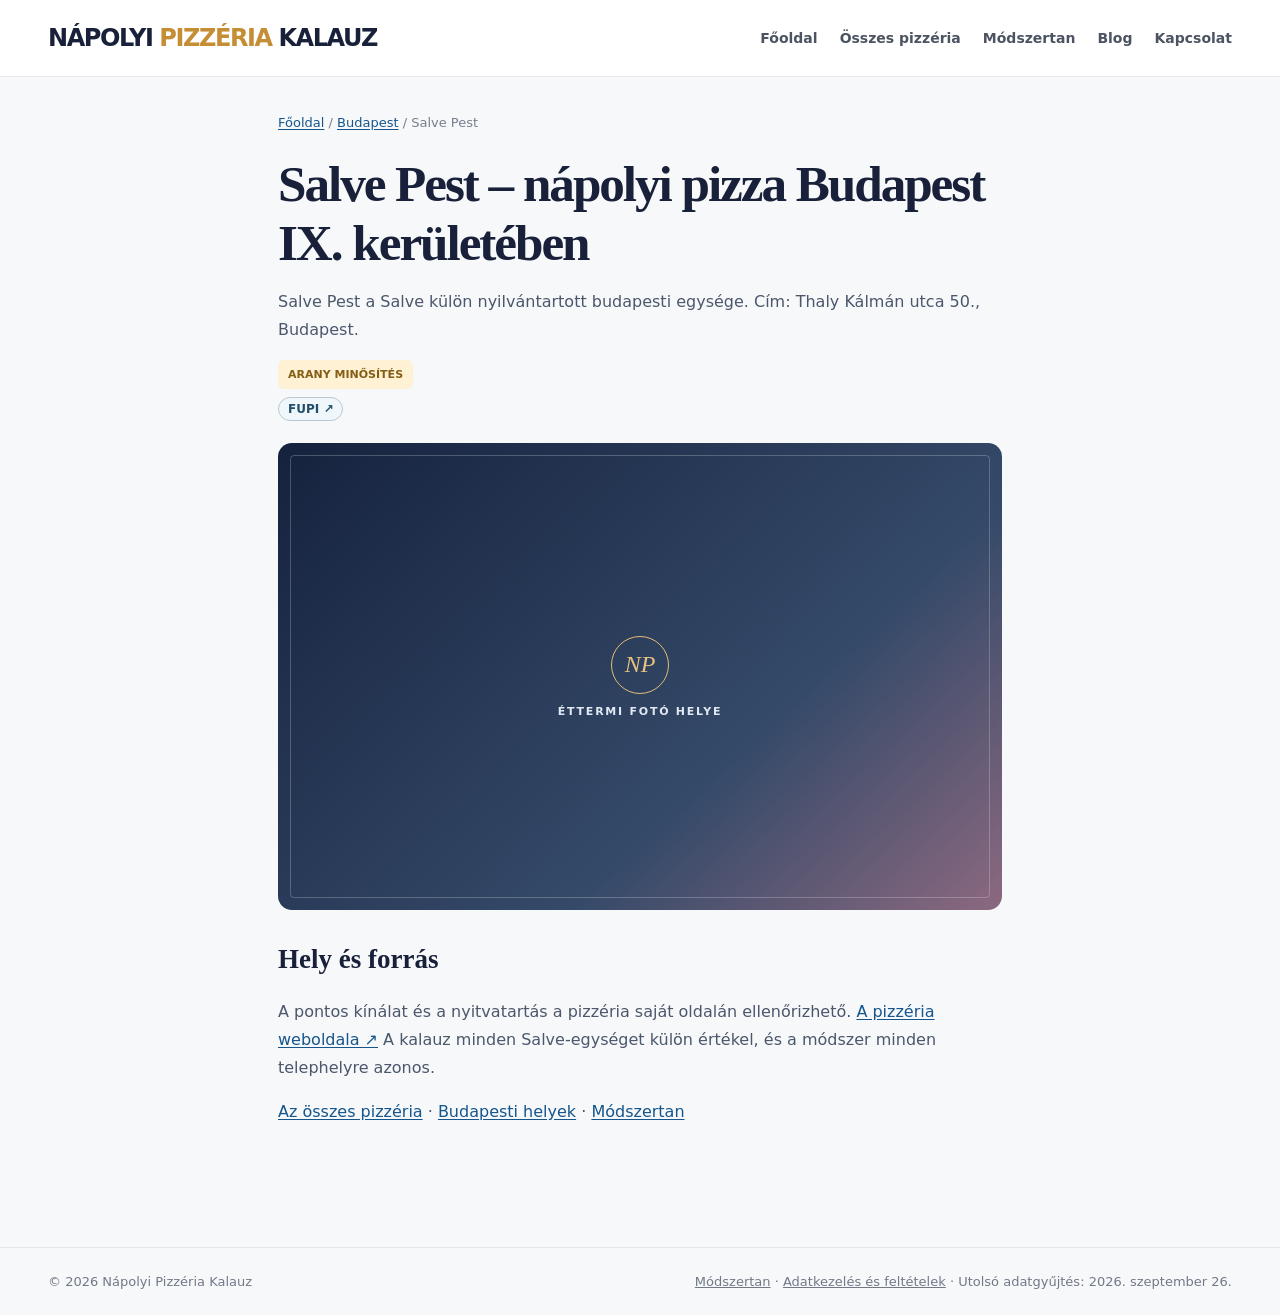
<file: docs/pizzeria/salve-pest/index.html>
<!doctype html><html lang="hu"><head><meta charset="utf-8"><meta name="viewport" content="width=device-width, initial-scale=1"><title>Salve Pest – nápolyi pizza Budapest | Nápolyi Pizzéria Kalauz</title><meta name="description" content="Salve Pest: külön budapesti telephely, cím és hivatkozás a pizzéria oldalára. Budapest IX. kerületében."><link rel="canonical" href="https://napolyipizzeriakalauz.com/pizzeria/salve-pest/"><meta property="og:type" content="website"><meta property="og:title" content="Salve Pest – nápolyi pizza Budapest | Nápolyi Pizzéria Kalauz"><meta property="og:description" content="Salve Pest: külön budapesti telephely, cím és hivatkozás a pizzéria oldalára. Budapest IX. kerületében."><meta property="og:url" content="https://napolyipizzeriakalauz.com/pizzeria/salve-pest/"><link rel="icon" href="https://napolyipizzeriakalauz.com/favicon.svg" type="image/svg+xml"><style>
:root{font-family:Inter,ui-sans-serif,system-ui,-apple-system,"Segoe UI",sans-serif;color:#182139;background:#f7f8fa}*{box-sizing:border-box}body{margin:0}button,input,select{font:inherit}button{cursor:pointer}a{color:inherit;text-decoration:none}.shell{max-width:1240px;margin:auto;padding:0 28px}.header{background:#fff;border-bottom:1px solid #e7e9ed;position:sticky;top:0;z-index:10}.header-inner{height:76px;display:flex;align-items:center;justify-content:space-between;gap:28px}.brand{font-weight:900;letter-spacing:-.06em;font-size:24px;white-space:nowrap}.brand span{color:#c58d34}.nav{display:flex;gap:30px;color:#4c5361;font-size:14px;font-weight:700}.nav a:hover,.nav a.active{color:#a36b1e}.top-right{font-size:12px;background:#f2f3f5;border-radius:99px;padding:9px 12px;color:#667081}.intro{display:grid;grid-template-columns:1.12fr .88fr;min-height:300px;background:#182139;color:white;overflow:hidden}.intro-copy{padding:42px max(28px,calc((100vw - 1184px)/2));padding-right:30px;align-self:center}.eyebrow{color:#edc271;font-size:12px;font-weight:900;letter-spacing:.16em;text-transform:uppercase}.intro h1{font-family:Georgia,serif;font-size:clamp(35px,4vw,56px);letter-spacing:-.045em;line-height:1.06;margin:16px 0 16px}.intro p{color:#d5d9e4;line-height:1.6;font-size:16px;max-width:560px;margin:0}.intro-photo{background:#614539 url('./pizza.jpg') center 54%/cover}.main{padding-top:34px;padding-bottom:80px}.featured{display:flex;align-items:center;justify-content:space-between;gap:18px;margin-bottom:15px}.featured h2,.results h2{font-family:Georgia,serif;font-size:27px;letter-spacing:-.03em;margin:0}.featured small{color:#7a8190;font-size:13px}.picks{display:grid;grid-template-columns:repeat(3,1fr);gap:14px;margin-bottom:42px}.pick{background:#fff;border:1px solid #e3e5e9;border-radius:12px;padding:20px;min-height:114px;display:flex;flex-direction:column;justify-content:space-between}.pick strong{font-size:17px}.pick .meta{color:#6f7684;font-size:13px}.pill{color:#7b541b;background:#fff2d8;border:1px solid #e7c681;padding:5px 9px;border-radius:20px;font-size:11px;font-weight:850;letter-spacing:.05em;white-space:nowrap}.pick-head{display:flex;justify-content:space-between;gap:10px}.search-panel{background:white;padding:22px 24px;border-radius:15px;border:1px solid #e0e4ea;box-shadow:0 5px 28px #1d25380a}.search-panel h2{font-family:Georgia,serif;margin:0 0 16px;font-size:26px}.filters{display:grid;grid-template-columns:1fr 1fr auto;gap:14px;align-items:end}.field{display:flex;flex-direction:column;gap:7px}.field label{font-size:14px;font-weight:750}.field input,.field select{width:100%;height:46px;border:1px solid #ccd2dc;border-radius:8px;padding:0 13px;background:white;color:#182139;outline-color:#ae7b34}.reset{height:46px;border:1px solid #d2d6df;border-radius:8px;background:#fff;padding:0 17px;font-weight:750;color:#465066}.results{margin-top:32px}.results-head{display:flex;justify-content:space-between;align-items:end;margin-bottom:17px}.results-head p{margin:6px 0 0;color:#777f8c;font-size:14px}.list{display:grid;gap:10px}.card{background:#fff;border:1px solid #e1e4e9;border-radius:11px;padding:18px 21px;display:flex;justify-content:space-between;align-items:center;gap:15px}.card.gold{border-left:5px solid #c79538}.card.silver{border-left:5px solid #9aa5b8}.card h3{font-size:17px;margin:0 0 6px}.card p{font-size:13px;color:#6c7481;margin:0;line-height:1.5}.card-right{display:flex;align-items:center;gap:12px;flex-shrink:0}.score{font-size:17px;font-weight:800;color:#26304a}.tag{font-size:11px;font-weight:850;letter-spacing:.08em;text-transform:uppercase;padding:8px 10px;border-radius:6px;background:#f0f2f5;color:#536070}.tag.gold{background:#fff1d4;color:#855d15}.tag.silver{background:#eef1f5;color:#586b82}.tag.recommended{background:#eaf3ed;color:#386348}.pagination{display:flex;align-items:center;justify-content:center;gap:12px;padding:24px 0}.pagination button{background:white;border:1px solid #cfd5df;border-radius:8px;padding:9px 14px;color:#182139}.pagination button:disabled{opacity:.35;cursor:default}.pagination span{font-size:14px;color:#596273}.footer{border-top:1px solid #e2e5eb;padding:26px 0;color:#717987;font-size:13px}.footer .shell{display:flex;justify-content:space-between;gap:20px}.section{display:none;padding:52px 0 90px;max-width:760px}.section.active{display:block}.section h1{font-family:Georgia,serif;font-size:44px}.section p,.section li{font-size:16px;line-height:1.7;color:#4e5867}.notice{border-left:4px solid #c79538;padding:12px 18px;background:#fff;margin-top:22px}@media(max-width:800px){.nav{gap:12px}.top-right{display:none}.intro{grid-template-columns:1fr}.intro-copy{padding:32px 24px}.intro-photo{height:180px;order:-1}.picks{grid-template-columns:1fr}.filters{grid-template-columns:1fr}.header-inner{height:auto;min-height:72px;flex-wrap:wrap;padding:14px 0}.nav{width:100%;justify-content:space-between;overflow:auto}.card{align-items:flex-start}.card-right{flex-direction:column;align-items:flex-end}.shell{padding:0 18px}.footer .shell{flex-direction:column}}

#osszes{max-width:1240px;padding-top:40px}#osszes>h1{font-size:38px;margin:0 0 22px}.list{display:grid;grid-template-columns:repeat(3,minmax(0,1fr));gap:17px}.card{padding:0;display:block;overflow:hidden;border-left-width:1px!important;min-width:0}.card.gold{border-color:#d5b371;box-shadow:inset 0 0 0 1px #d5b371}.card.silver{border-color:#b6c0cb}.photo-mock{aspect-ratio:1.55;background:linear-gradient(137deg,#15223e,#354a69 65%,#8c6980);color:#e8c27d;display:flex;flex-direction:column;align-items:center;justify-content:center;gap:11px;position:relative}.photo-mock:after{content:"";position:absolute;inset:12px;border:1px solid #ffffff39;border-radius:4px}.photo-mock span{letter-spacing:.16em;font-size:11px;font-weight:800;color:#e2e8f3}.photo-mark{height:58px;width:58px;border:1px solid #e4bd73;border-radius:50%;display:grid;place-items:center;font:italic 24px Georgia,serif}.card-body{padding:20px;min-height:145px}.card-title{display:flex;flex-direction:column;align-items:start;gap:11px;margin-bottom:9px}.card h3{margin:0}.card p{font-size:14px}.card-status{margin-top:8px!important;color:#7c6971!important}.card-status:empty{display:none}.card.empty{padding:24px;grid-column:1/-1}.picks{margin-bottom:4px}.pick{padding:0;overflow:hidden;min-height:0}.pick .photo-mock{aspect-ratio:1.45}.pick-content{padding:18px 20px 20px}.pick-content h3{font-size:19px;line-height:1.3;margin:13px 0 5px}.pick-content p{color:#646d7b;margin:0;font-size:14px}.pick-content small{display:block;color:#847365;margin-top:10px}.carousel-controls{display:flex;gap:8px}.carousel-controls button{width:42px;height:42px;border:1px solid #cbd0d9;background:#fff;border-radius:50%;font-size:20px;color:#1b2944}.carousel-controls button:hover{background:#182139;color:white}.carousel-note{font-size:13px;color:#8a91a0;margin:12px 0 0}.featured{align-items:end}.nav{gap:22px}.footer{margin-top:25px}@media(max-width:1000px){.list{grid-template-columns:repeat(2,minmax(0,1fr))}.picks{grid-template-columns:repeat(2,1fr)}}@media(max-width:700px){.list,.picks{grid-template-columns:1fr}.featured h2{font-size:24px}.featured small{display:block;margin-top:6px}.carousel-controls button{width:39px;height:39px}.intro-photo{height:150px}.intro{min-height:0}.pick .photo-mock{aspect-ratio:1.8}.nav{font-size:13px;gap:16px;white-space:nowrap}#osszes>h1{font-size:32px}}
.filters{grid-template-columns:minmax(170px,1fr) minmax(150px,1fr) minmax(160px,1fr) auto auto}.apply{height:46px;background:#182139;color:#fff;border:1px solid #182139;border-radius:8px;padding:0 21px;font-weight:800}.apply:hover{background:#30456c}@media(max-width:800px){.filters{grid-template-columns:1fr 1fr}.filters button{width:100%}}@media(max-width:500px){.filters{grid-template-columns:1fr}}
[hidden]{display:none!important}.section{display:block}.site-main{max-width:1240px;margin:auto;padding:38px 28px 80px}.site-main h1{font-family:Georgia,serif;letter-spacing:-.04em;font-size:clamp(34px,4vw,52px);margin:0 0 16px}.lead{font-size:17px;line-height:1.65;color:#4b576b;max-width:820px}.breadcrumb{font-size:13px;color:#767f8e;margin-bottom:24px}.breadcrumb a{text-decoration:underline}.plain-card{background:#fff;border:1px solid #e1e4e9;border-radius:12px;padding:22px;margin:14px 0}.plain-card p{font-size:15px;line-height:1.65}.plain-card a,.prose a,.card-link{color:#15558c;text-decoration:underline;text-underline-offset:2px}.detail-meta{display:flex;gap:10px;flex-wrap:wrap;align-items:center}.detail-meta .tag{letter-spacing:0}.prose{max-width:780px}.prose h2{font-family:Georgia,serif;font-size:27px;margin-top:34px}.prose p,.prose li{font-size:16px;line-height:1.75;color:#4b576b}.list{margin-top:22px}.filters{grid-template-columns:minmax(170px,1fr) minmax(140px,1fr) minmax(160px,1fr) auto auto}.filters button{height:46px}.card-link{display:inline-block;font-size:14px;font-weight:700;margin-top:12px}.card .card-body{min-height:174px}.card h2{font-size:17px;margin:0}.card .tag{display:inline-block}.link-row{display:flex;gap:16px;flex-wrap:wrap;margin-top:9px}.link-row a{font-size:14px}.site-tag{font-size:12px;background:#fff2d8;color:#7b541b;padding:6px 10px;border-radius:20px}.footer a{text-decoration:underline}.notice{border-left:4px solid #c79538;padding:14px 18px;background:#fff}.carousel-controls button:focus-visible,.apply:focus-visible,a:focus-visible{outline:3px solid #e9b963;outline-offset:3px}.photo-mock{aspect-ratio:1.55}.header .nav a.active{color:#a36b1e}@media(max-width:1000px){.filters{grid-template-columns:repeat(2,minmax(0,1fr))}}@media(max-width:700px){.site-main{padding:30px 18px 60px}.filters{grid-template-columns:1fr}.header-inner{gap:12px}.nav{overflow-x:auto}.link-row{flex-direction:column;gap:8px}}

.photo-mock.venue-photo{position:relative;overflow:hidden}.venue-photo .venue-image{width:100%;height:100%;object-fit:cover;display:block}.venue-photo .photo-credit{position:absolute;bottom:0;left:0;right:0;background:#101928eb;color:#fff;padding:7px 9px;font-size:12px;line-height:1.4}.photo-credit a{color:#fff;text-decoration:underline}.photo-credit a:hover{color:#f1d293}.photo-credit a:first-child{white-space:nowrap;font-family:Arial,sans-serif;font-weight:400}
.prose > .venue-photo{max-width:760px;margin:22px 0 28px;border-radius:14px}
.association-badges{display:flex;flex-wrap:wrap;gap:7px;margin:8px 0}.association-badges a{border:1px solid #bac8d3;border-radius:20px;padding:4px 9px;color:#224e69;background:#eff7fa;font-size:12px;font-weight:700;text-decoration:none}.association-badges a:hover{text-decoration:underline}
.association-guide{margin:26px 0 28px;padding:22px;background:#eff2f6;border:1px solid #e0e5ec;border-radius:16px}.association-guide h2{font-family:Georgia,serif;font-size:23px;letter-spacing:-.025em;margin:0 0 5px}.association-guide .guide-intro{font-size:14px;color:#677385;line-height:1.55;margin:0 0 17px}.guide-grid{display:grid;grid-template-columns:repeat(2,minmax(0,1fr));gap:12px}.guide-item{background:#fff;border:1px solid #e0e4e9;border-radius:12px;padding:19px 20px}.guide-item-head{display:flex;align-items:center;gap:10px;margin-bottom:10px}.guide-mark{display:inline-flex;align-items:center;justify-content:center;min-width:62px;padding:7px 10px;border-radius:7px;font-size:12px;font-weight:850;letter-spacing:.06em;background:#fff2d8;color:#7b541b}.guide-mark.avpn{background:#eff7fa;color:#224e69}.guide-item h3{margin:0;font-size:17px;letter-spacing:-.015em}.guide-item p{font-size:14px;line-height:1.6;color:#4b576b;margin:0}.guide-item a{color:#15558c;text-decoration:underline;text-underline-offset:2px}.guide-note{font-size:12px;color:#6e7786;line-height:1.5;margin:14px 2px 0}@media(max-width:700px){.association-guide{padding:17px;margin:21px 0 24px}.guide-grid{grid-template-columns:1fr}.guide-item{padding:17px}}

.blog-list{display:grid;grid-template-columns:repeat(3,minmax(0,1fr));gap:20px;margin:32px 0}.blog-card{background:#fff;border:1px solid #e1e4e9;border-radius:16px;padding:26px;display:flex;flex-direction:column;min-height:310px;box-shadow:0 9px 32px #1821390a}.blog-card h2{font-family:Georgia,serif;font-size:25px;line-height:1.2;letter-spacing:-.02em;margin:22px 0 12px}.blog-card h2 a{color:#182139;text-decoration:none}.blog-card h2 a:hover{text-decoration:underline}.blog-card p{color:#556173;line-height:1.55;margin:0 0 20px}.blog-card .card-link{margin-top:auto}.article-kicker{display:inline-block;color:#946118;text-transform:uppercase;letter-spacing:.14em;font-size:11px;font-weight:800}.article-meta{margin:0 0 25px!important;color:#747e8d!important;font-size:13px!important}.article-content{border-top:1px solid #e1e4e9;padding-top:8px}.article-content p{margin:16px 0 21px}.article-content h2{margin-top:38px}.article-source{border-top:1px solid #e2e6eb;margin-top:44px!important;padding-top:18px;color:#687487!important;font-size:13px!important}.article-pull{background:#fbf4e9;border-left:4px solid #c79538;padding:20px 24px;border-radius:0 10px 10px 0}.article-return{margin-top:38px;font-weight:700}@media(max-width:900px){.blog-list{grid-template-columns:repeat(2,minmax(0,1fr))}}@media(max-width:650px){.blog-list{grid-template-columns:1fr}.blog-card{min-height:0;padding:22px}.blog-card h2{font-size:23px}}
</style><script type="application/ld+json">{"@context": "https://schema.org", "@type": "Restaurant", "name": "Salve Pest", "servesCuisine": "Nápolyi pizza", "address": {"@type": "PostalAddress", "streetAddress": "Thaly Kálmán utca 50.", "addressLocality": "Budapest", "addressCountry": "HU"}, "url": "https://salve.hu/salve-pest/"}</script><script defer src="https://napolyipizzeriakalauz.com/photo-config.js?v=7ad16bc7910e"></script><script defer src="https://napolyipizzeriakalauz.com/venue-photos.js?v=35744f89988c"></script></head><body><header class="header"><div class="shell header-inner"><a href="https://napolyipizzeriakalauz.com/" class="brand">NÁPOLYI <span>PIZZÉRIA</span> KALAUZ</a><nav class="nav" aria-label="Főmenü"><a href="https://napolyipizzeriakalauz.com/" class="">Főoldal</a><a href="https://napolyipizzeriakalauz.com/pizzeriak/" class="">Összes pizzéria</a><a href="https://napolyipizzeriakalauz.com/modszertan/" class="">Módszertan</a><a href="https://napolyipizzeriakalauz.com/blog/" class="">Blog</a><a href="https://napolyipizzeriakalauz.com/kapcsolat/" class="">Kapcsolat</a></nav></div></header><main class="site-main prose"><div class="breadcrumb"><a href="https://napolyipizzeriakalauz.com/">Főoldal</a> / <a href="https://napolyipizzeriakalauz.com/budapest/">Budapest</a> / Salve Pest</div><h1>Salve Pest – nápolyi pizza Budapest IX. kerületében</h1><p class="lead">Salve Pest a Salve külön nyilvántartott budapesti egysége. Cím: Thaly Kálmán utca 50., Budapest. </p><div class="detail-meta"><span class="tag gold">Arany minősítés</span></div><div class="association-badges"><a href="https://fupihungary.hu/#pizzaterkep" target="_blank" rel="noopener noreferrer">FUPI ↗</a></div><div class="photo-mock venue-photo" data-place-name="Salve Pest" data-place-city="Budapest" data-place-address="Thaly Kálmán utca 50." data-photo-lookup-name="" data-photo-lookup-address="" role="img" aria-label="Salve Pest: az éttermi fotó helye"><div class="photo-mark">NP</div><span>ÉTTERMI FOTÓ HELYE</span></div><h2>Hely és forrás</h2><p>A pontos kínálat és a nyitvatartás a pizzéria saját oldalán ellenőrizhető. <a href="https://salve.hu/salve-pest/" target="_blank" rel="noopener noreferrer">A pizzéria weboldala ↗</a> A kalauz minden Salve-egységet külön értékel, és a módszer minden telephelyre azonos.</p><p><a href="https://napolyipizzeriakalauz.com/pizzeriak/">Az összes pizzéria</a> · <a href="https://napolyipizzeriakalauz.com/budapest/">Budapesti helyek</a> · <a href="https://napolyipizzeriakalauz.com/modszertan/">Módszertan</a></p></main><footer class="footer"><div class="shell"><span>© 2026 Nápolyi Pizzéria Kalauz</span><span><a href="https://napolyipizzeriakalauz.com/modszertan/">Módszertan</a> · <a href="https://napolyipizzeriakalauz.com/adatkezeles/">Adatkezelés és feltételek</a> · Utolsó adatgyűjtés: 2026. szeptember 26.</span></div></footer></body></html>
</file>
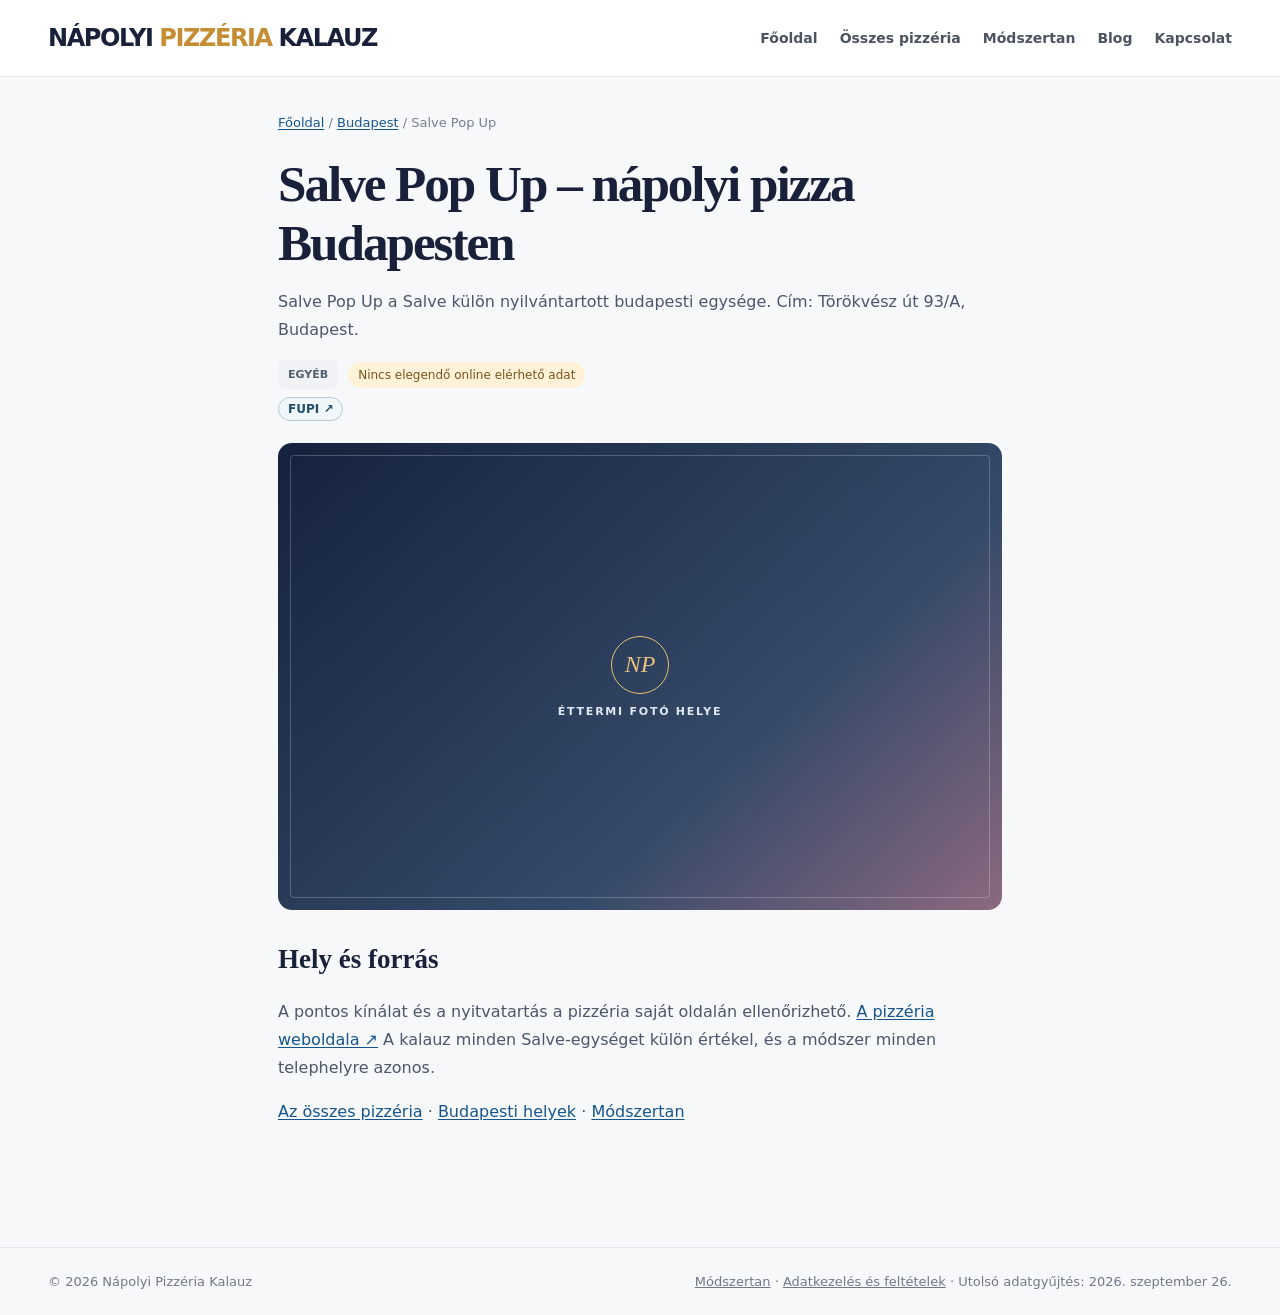
<file: docs/pizzeria/salve-pop-up/index.html>
<!doctype html><html lang="hu"><head><meta charset="utf-8"><meta name="viewport" content="width=device-width, initial-scale=1"><title>Salve Pop Up – nápolyi pizza Budapest | Nápolyi Pizzéria Kalauz</title><meta name="description" content="Salve Pop Up: külön budapesti telephely, cím és hivatkozás a pizzéria oldalára. Budapesten."><link rel="canonical" href="https://napolyipizzeriakalauz.com/pizzeria/salve-pop-up/"><meta property="og:type" content="website"><meta property="og:title" content="Salve Pop Up – nápolyi pizza Budapest | Nápolyi Pizzéria Kalauz"><meta property="og:description" content="Salve Pop Up: külön budapesti telephely, cím és hivatkozás a pizzéria oldalára. Budapesten."><meta property="og:url" content="https://napolyipizzeriakalauz.com/pizzeria/salve-pop-up/"><link rel="icon" href="https://napolyipizzeriakalauz.com/favicon.svg" type="image/svg+xml"><style>
:root{font-family:Inter,ui-sans-serif,system-ui,-apple-system,"Segoe UI",sans-serif;color:#182139;background:#f7f8fa}*{box-sizing:border-box}body{margin:0}button,input,select{font:inherit}button{cursor:pointer}a{color:inherit;text-decoration:none}.shell{max-width:1240px;margin:auto;padding:0 28px}.header{background:#fff;border-bottom:1px solid #e7e9ed;position:sticky;top:0;z-index:10}.header-inner{height:76px;display:flex;align-items:center;justify-content:space-between;gap:28px}.brand{font-weight:900;letter-spacing:-.06em;font-size:24px;white-space:nowrap}.brand span{color:#c58d34}.nav{display:flex;gap:30px;color:#4c5361;font-size:14px;font-weight:700}.nav a:hover,.nav a.active{color:#a36b1e}.top-right{font-size:12px;background:#f2f3f5;border-radius:99px;padding:9px 12px;color:#667081}.intro{display:grid;grid-template-columns:1.12fr .88fr;min-height:300px;background:#182139;color:white;overflow:hidden}.intro-copy{padding:42px max(28px,calc((100vw - 1184px)/2));padding-right:30px;align-self:center}.eyebrow{color:#edc271;font-size:12px;font-weight:900;letter-spacing:.16em;text-transform:uppercase}.intro h1{font-family:Georgia,serif;font-size:clamp(35px,4vw,56px);letter-spacing:-.045em;line-height:1.06;margin:16px 0 16px}.intro p{color:#d5d9e4;line-height:1.6;font-size:16px;max-width:560px;margin:0}.intro-photo{background:#614539 url('./pizza.jpg') center 54%/cover}.main{padding-top:34px;padding-bottom:80px}.featured{display:flex;align-items:center;justify-content:space-between;gap:18px;margin-bottom:15px}.featured h2,.results h2{font-family:Georgia,serif;font-size:27px;letter-spacing:-.03em;margin:0}.featured small{color:#7a8190;font-size:13px}.picks{display:grid;grid-template-columns:repeat(3,1fr);gap:14px;margin-bottom:42px}.pick{background:#fff;border:1px solid #e3e5e9;border-radius:12px;padding:20px;min-height:114px;display:flex;flex-direction:column;justify-content:space-between}.pick strong{font-size:17px}.pick .meta{color:#6f7684;font-size:13px}.pill{color:#7b541b;background:#fff2d8;border:1px solid #e7c681;padding:5px 9px;border-radius:20px;font-size:11px;font-weight:850;letter-spacing:.05em;white-space:nowrap}.pick-head{display:flex;justify-content:space-between;gap:10px}.search-panel{background:white;padding:22px 24px;border-radius:15px;border:1px solid #e0e4ea;box-shadow:0 5px 28px #1d25380a}.search-panel h2{font-family:Georgia,serif;margin:0 0 16px;font-size:26px}.filters{display:grid;grid-template-columns:1fr 1fr auto;gap:14px;align-items:end}.field{display:flex;flex-direction:column;gap:7px}.field label{font-size:14px;font-weight:750}.field input,.field select{width:100%;height:46px;border:1px solid #ccd2dc;border-radius:8px;padding:0 13px;background:white;color:#182139;outline-color:#ae7b34}.reset{height:46px;border:1px solid #d2d6df;border-radius:8px;background:#fff;padding:0 17px;font-weight:750;color:#465066}.results{margin-top:32px}.results-head{display:flex;justify-content:space-between;align-items:end;margin-bottom:17px}.results-head p{margin:6px 0 0;color:#777f8c;font-size:14px}.list{display:grid;gap:10px}.card{background:#fff;border:1px solid #e1e4e9;border-radius:11px;padding:18px 21px;display:flex;justify-content:space-between;align-items:center;gap:15px}.card.gold{border-left:5px solid #c79538}.card.silver{border-left:5px solid #9aa5b8}.card h3{font-size:17px;margin:0 0 6px}.card p{font-size:13px;color:#6c7481;margin:0;line-height:1.5}.card-right{display:flex;align-items:center;gap:12px;flex-shrink:0}.score{font-size:17px;font-weight:800;color:#26304a}.tag{font-size:11px;font-weight:850;letter-spacing:.08em;text-transform:uppercase;padding:8px 10px;border-radius:6px;background:#f0f2f5;color:#536070}.tag.gold{background:#fff1d4;color:#855d15}.tag.silver{background:#eef1f5;color:#586b82}.tag.recommended{background:#eaf3ed;color:#386348}.pagination{display:flex;align-items:center;justify-content:center;gap:12px;padding:24px 0}.pagination button{background:white;border:1px solid #cfd5df;border-radius:8px;padding:9px 14px;color:#182139}.pagination button:disabled{opacity:.35;cursor:default}.pagination span{font-size:14px;color:#596273}.footer{border-top:1px solid #e2e5eb;padding:26px 0;color:#717987;font-size:13px}.footer .shell{display:flex;justify-content:space-between;gap:20px}.section{display:none;padding:52px 0 90px;max-width:760px}.section.active{display:block}.section h1{font-family:Georgia,serif;font-size:44px}.section p,.section li{font-size:16px;line-height:1.7;color:#4e5867}.notice{border-left:4px solid #c79538;padding:12px 18px;background:#fff;margin-top:22px}@media(max-width:800px){.nav{gap:12px}.top-right{display:none}.intro{grid-template-columns:1fr}.intro-copy{padding:32px 24px}.intro-photo{height:180px;order:-1}.picks{grid-template-columns:1fr}.filters{grid-template-columns:1fr}.header-inner{height:auto;min-height:72px;flex-wrap:wrap;padding:14px 0}.nav{width:100%;justify-content:space-between;overflow:auto}.card{align-items:flex-start}.card-right{flex-direction:column;align-items:flex-end}.shell{padding:0 18px}.footer .shell{flex-direction:column}}

#osszes{max-width:1240px;padding-top:40px}#osszes>h1{font-size:38px;margin:0 0 22px}.list{display:grid;grid-template-columns:repeat(3,minmax(0,1fr));gap:17px}.card{padding:0;display:block;overflow:hidden;border-left-width:1px!important;min-width:0}.card.gold{border-color:#d5b371;box-shadow:inset 0 0 0 1px #d5b371}.card.silver{border-color:#b6c0cb}.photo-mock{aspect-ratio:1.55;background:linear-gradient(137deg,#15223e,#354a69 65%,#8c6980);color:#e8c27d;display:flex;flex-direction:column;align-items:center;justify-content:center;gap:11px;position:relative}.photo-mock:after{content:"";position:absolute;inset:12px;border:1px solid #ffffff39;border-radius:4px}.photo-mock span{letter-spacing:.16em;font-size:11px;font-weight:800;color:#e2e8f3}.photo-mark{height:58px;width:58px;border:1px solid #e4bd73;border-radius:50%;display:grid;place-items:center;font:italic 24px Georgia,serif}.card-body{padding:20px;min-height:145px}.card-title{display:flex;flex-direction:column;align-items:start;gap:11px;margin-bottom:9px}.card h3{margin:0}.card p{font-size:14px}.card-status{margin-top:8px!important;color:#7c6971!important}.card-status:empty{display:none}.card.empty{padding:24px;grid-column:1/-1}.picks{margin-bottom:4px}.pick{padding:0;overflow:hidden;min-height:0}.pick .photo-mock{aspect-ratio:1.45}.pick-content{padding:18px 20px 20px}.pick-content h3{font-size:19px;line-height:1.3;margin:13px 0 5px}.pick-content p{color:#646d7b;margin:0;font-size:14px}.pick-content small{display:block;color:#847365;margin-top:10px}.carousel-controls{display:flex;gap:8px}.carousel-controls button{width:42px;height:42px;border:1px solid #cbd0d9;background:#fff;border-radius:50%;font-size:20px;color:#1b2944}.carousel-controls button:hover{background:#182139;color:white}.carousel-note{font-size:13px;color:#8a91a0;margin:12px 0 0}.featured{align-items:end}.nav{gap:22px}.footer{margin-top:25px}@media(max-width:1000px){.list{grid-template-columns:repeat(2,minmax(0,1fr))}.picks{grid-template-columns:repeat(2,1fr)}}@media(max-width:700px){.list,.picks{grid-template-columns:1fr}.featured h2{font-size:24px}.featured small{display:block;margin-top:6px}.carousel-controls button{width:39px;height:39px}.intro-photo{height:150px}.intro{min-height:0}.pick .photo-mock{aspect-ratio:1.8}.nav{font-size:13px;gap:16px;white-space:nowrap}#osszes>h1{font-size:32px}}
.filters{grid-template-columns:minmax(170px,1fr) minmax(150px,1fr) minmax(160px,1fr) auto auto}.apply{height:46px;background:#182139;color:#fff;border:1px solid #182139;border-radius:8px;padding:0 21px;font-weight:800}.apply:hover{background:#30456c}@media(max-width:800px){.filters{grid-template-columns:1fr 1fr}.filters button{width:100%}}@media(max-width:500px){.filters{grid-template-columns:1fr}}
[hidden]{display:none!important}.section{display:block}.site-main{max-width:1240px;margin:auto;padding:38px 28px 80px}.site-main h1{font-family:Georgia,serif;letter-spacing:-.04em;font-size:clamp(34px,4vw,52px);margin:0 0 16px}.lead{font-size:17px;line-height:1.65;color:#4b576b;max-width:820px}.breadcrumb{font-size:13px;color:#767f8e;margin-bottom:24px}.breadcrumb a{text-decoration:underline}.plain-card{background:#fff;border:1px solid #e1e4e9;border-radius:12px;padding:22px;margin:14px 0}.plain-card p{font-size:15px;line-height:1.65}.plain-card a,.prose a,.card-link{color:#15558c;text-decoration:underline;text-underline-offset:2px}.detail-meta{display:flex;gap:10px;flex-wrap:wrap;align-items:center}.detail-meta .tag{letter-spacing:0}.prose{max-width:780px}.prose h2{font-family:Georgia,serif;font-size:27px;margin-top:34px}.prose p,.prose li{font-size:16px;line-height:1.75;color:#4b576b}.list{margin-top:22px}.filters{grid-template-columns:minmax(170px,1fr) minmax(140px,1fr) minmax(160px,1fr) auto auto}.filters button{height:46px}.card-link{display:inline-block;font-size:14px;font-weight:700;margin-top:12px}.card .card-body{min-height:174px}.card h2{font-size:17px;margin:0}.card .tag{display:inline-block}.link-row{display:flex;gap:16px;flex-wrap:wrap;margin-top:9px}.link-row a{font-size:14px}.site-tag{font-size:12px;background:#fff2d8;color:#7b541b;padding:6px 10px;border-radius:20px}.footer a{text-decoration:underline}.notice{border-left:4px solid #c79538;padding:14px 18px;background:#fff}.carousel-controls button:focus-visible,.apply:focus-visible,a:focus-visible{outline:3px solid #e9b963;outline-offset:3px}.photo-mock{aspect-ratio:1.55}.header .nav a.active{color:#a36b1e}@media(max-width:1000px){.filters{grid-template-columns:repeat(2,minmax(0,1fr))}}@media(max-width:700px){.site-main{padding:30px 18px 60px}.filters{grid-template-columns:1fr}.header-inner{gap:12px}.nav{overflow-x:auto}.link-row{flex-direction:column;gap:8px}}

.photo-mock.venue-photo{position:relative;overflow:hidden}.venue-photo .venue-image{width:100%;height:100%;object-fit:cover;display:block}.venue-photo .photo-credit{position:absolute;bottom:0;left:0;right:0;background:#101928eb;color:#fff;padding:7px 9px;font-size:12px;line-height:1.4}.photo-credit a{color:#fff;text-decoration:underline}.photo-credit a:hover{color:#f1d293}.photo-credit a:first-child{white-space:nowrap;font-family:Arial,sans-serif;font-weight:400}
.prose > .venue-photo{max-width:760px;margin:22px 0 28px;border-radius:14px}
.association-badges{display:flex;flex-wrap:wrap;gap:7px;margin:8px 0}.association-badges a{border:1px solid #bac8d3;border-radius:20px;padding:4px 9px;color:#224e69;background:#eff7fa;font-size:12px;font-weight:700;text-decoration:none}.association-badges a:hover{text-decoration:underline}
.association-guide{margin:26px 0 28px;padding:22px;background:#eff2f6;border:1px solid #e0e5ec;border-radius:16px}.association-guide h2{font-family:Georgia,serif;font-size:23px;letter-spacing:-.025em;margin:0 0 5px}.association-guide .guide-intro{font-size:14px;color:#677385;line-height:1.55;margin:0 0 17px}.guide-grid{display:grid;grid-template-columns:repeat(2,minmax(0,1fr));gap:12px}.guide-item{background:#fff;border:1px solid #e0e4e9;border-radius:12px;padding:19px 20px}.guide-item-head{display:flex;align-items:center;gap:10px;margin-bottom:10px}.guide-mark{display:inline-flex;align-items:center;justify-content:center;min-width:62px;padding:7px 10px;border-radius:7px;font-size:12px;font-weight:850;letter-spacing:.06em;background:#fff2d8;color:#7b541b}.guide-mark.avpn{background:#eff7fa;color:#224e69}.guide-item h3{margin:0;font-size:17px;letter-spacing:-.015em}.guide-item p{font-size:14px;line-height:1.6;color:#4b576b;margin:0}.guide-item a{color:#15558c;text-decoration:underline;text-underline-offset:2px}.guide-note{font-size:12px;color:#6e7786;line-height:1.5;margin:14px 2px 0}@media(max-width:700px){.association-guide{padding:17px;margin:21px 0 24px}.guide-grid{grid-template-columns:1fr}.guide-item{padding:17px}}

.blog-list{display:grid;grid-template-columns:repeat(3,minmax(0,1fr));gap:20px;margin:32px 0}.blog-card{background:#fff;border:1px solid #e1e4e9;border-radius:16px;padding:26px;display:flex;flex-direction:column;min-height:310px;box-shadow:0 9px 32px #1821390a}.blog-card h2{font-family:Georgia,serif;font-size:25px;line-height:1.2;letter-spacing:-.02em;margin:22px 0 12px}.blog-card h2 a{color:#182139;text-decoration:none}.blog-card h2 a:hover{text-decoration:underline}.blog-card p{color:#556173;line-height:1.55;margin:0 0 20px}.blog-card .card-link{margin-top:auto}.article-kicker{display:inline-block;color:#946118;text-transform:uppercase;letter-spacing:.14em;font-size:11px;font-weight:800}.article-meta{margin:0 0 25px!important;color:#747e8d!important;font-size:13px!important}.article-content{border-top:1px solid #e1e4e9;padding-top:8px}.article-content p{margin:16px 0 21px}.article-content h2{margin-top:38px}.article-source{border-top:1px solid #e2e6eb;margin-top:44px!important;padding-top:18px;color:#687487!important;font-size:13px!important}.article-pull{background:#fbf4e9;border-left:4px solid #c79538;padding:20px 24px;border-radius:0 10px 10px 0}.article-return{margin-top:38px;font-weight:700}@media(max-width:900px){.blog-list{grid-template-columns:repeat(2,minmax(0,1fr))}}@media(max-width:650px){.blog-list{grid-template-columns:1fr}.blog-card{min-height:0;padding:22px}.blog-card h2{font-size:23px}}
</style><script type="application/ld+json">{"@context": "https://schema.org", "@type": "Restaurant", "name": "Salve Pop Up", "servesCuisine": "Nápolyi pizza", "address": {"@type": "PostalAddress", "streetAddress": "Törökvész út 93/A", "addressLocality": "Budapest", "addressCountry": "HU"}, "url": "https://salve.hu/salve-popup/"}</script><script defer src="https://napolyipizzeriakalauz.com/photo-config.js?v=7ad16bc7910e"></script><script defer src="https://napolyipizzeriakalauz.com/venue-photos.js?v=35744f89988c"></script></head><body><header class="header"><div class="shell header-inner"><a href="https://napolyipizzeriakalauz.com/" class="brand">NÁPOLYI <span>PIZZÉRIA</span> KALAUZ</a><nav class="nav" aria-label="Főmenü"><a href="https://napolyipizzeriakalauz.com/" class="">Főoldal</a><a href="https://napolyipizzeriakalauz.com/pizzeriak/" class="">Összes pizzéria</a><a href="https://napolyipizzeriakalauz.com/modszertan/" class="">Módszertan</a><a href="https://napolyipizzeriakalauz.com/blog/" class="">Blog</a><a href="https://napolyipizzeriakalauz.com/kapcsolat/" class="">Kapcsolat</a></nav></div></header><main class="site-main prose"><div class="breadcrumb"><a href="https://napolyipizzeriakalauz.com/">Főoldal</a> / <a href="https://napolyipizzeriakalauz.com/budapest/">Budapest</a> / Salve Pop Up</div><h1>Salve Pop Up – nápolyi pizza Budapesten</h1><p class="lead">Salve Pop Up a Salve külön nyilvántartott budapesti egysége. Cím: Törökvész út 93/A, Budapest. </p><div class="detail-meta"><span class="tag unrated">Egyéb</span><span class="site-tag">Nincs elegendő online elérhető adat</span></div><div class="association-badges"><a href="https://fupihungary.hu/#pizzaterkep" target="_blank" rel="noopener noreferrer">FUPI ↗</a></div><div class="photo-mock venue-photo" data-place-name="Salve Pop Up" data-place-city="Budapest" data-place-address="Törökvész út 93/A" data-photo-lookup-name="" data-photo-lookup-address="" role="img" aria-label="Salve Pop Up: az éttermi fotó helye"><div class="photo-mark">NP</div><span>ÉTTERMI FOTÓ HELYE</span></div><h2>Hely és forrás</h2><p>A pontos kínálat és a nyitvatartás a pizzéria saját oldalán ellenőrizhető. <a href="https://salve.hu/salve-popup/" target="_blank" rel="noopener noreferrer">A pizzéria weboldala ↗</a> A kalauz minden Salve-egységet külön értékel, és a módszer minden telephelyre azonos.</p><p><a href="https://napolyipizzeriakalauz.com/pizzeriak/">Az összes pizzéria</a> · <a href="https://napolyipizzeriakalauz.com/budapest/">Budapesti helyek</a> · <a href="https://napolyipizzeriakalauz.com/modszertan/">Módszertan</a></p></main><footer class="footer"><div class="shell"><span>© 2026 Nápolyi Pizzéria Kalauz</span><span><a href="https://napolyipizzeriakalauz.com/modszertan/">Módszertan</a> · <a href="https://napolyipizzeriakalauz.com/adatkezeles/">Adatkezelés és feltételek</a> · Utolsó adatgyűjtés: 2026. szeptember 26.</span></div></footer></body></html>
</file>
